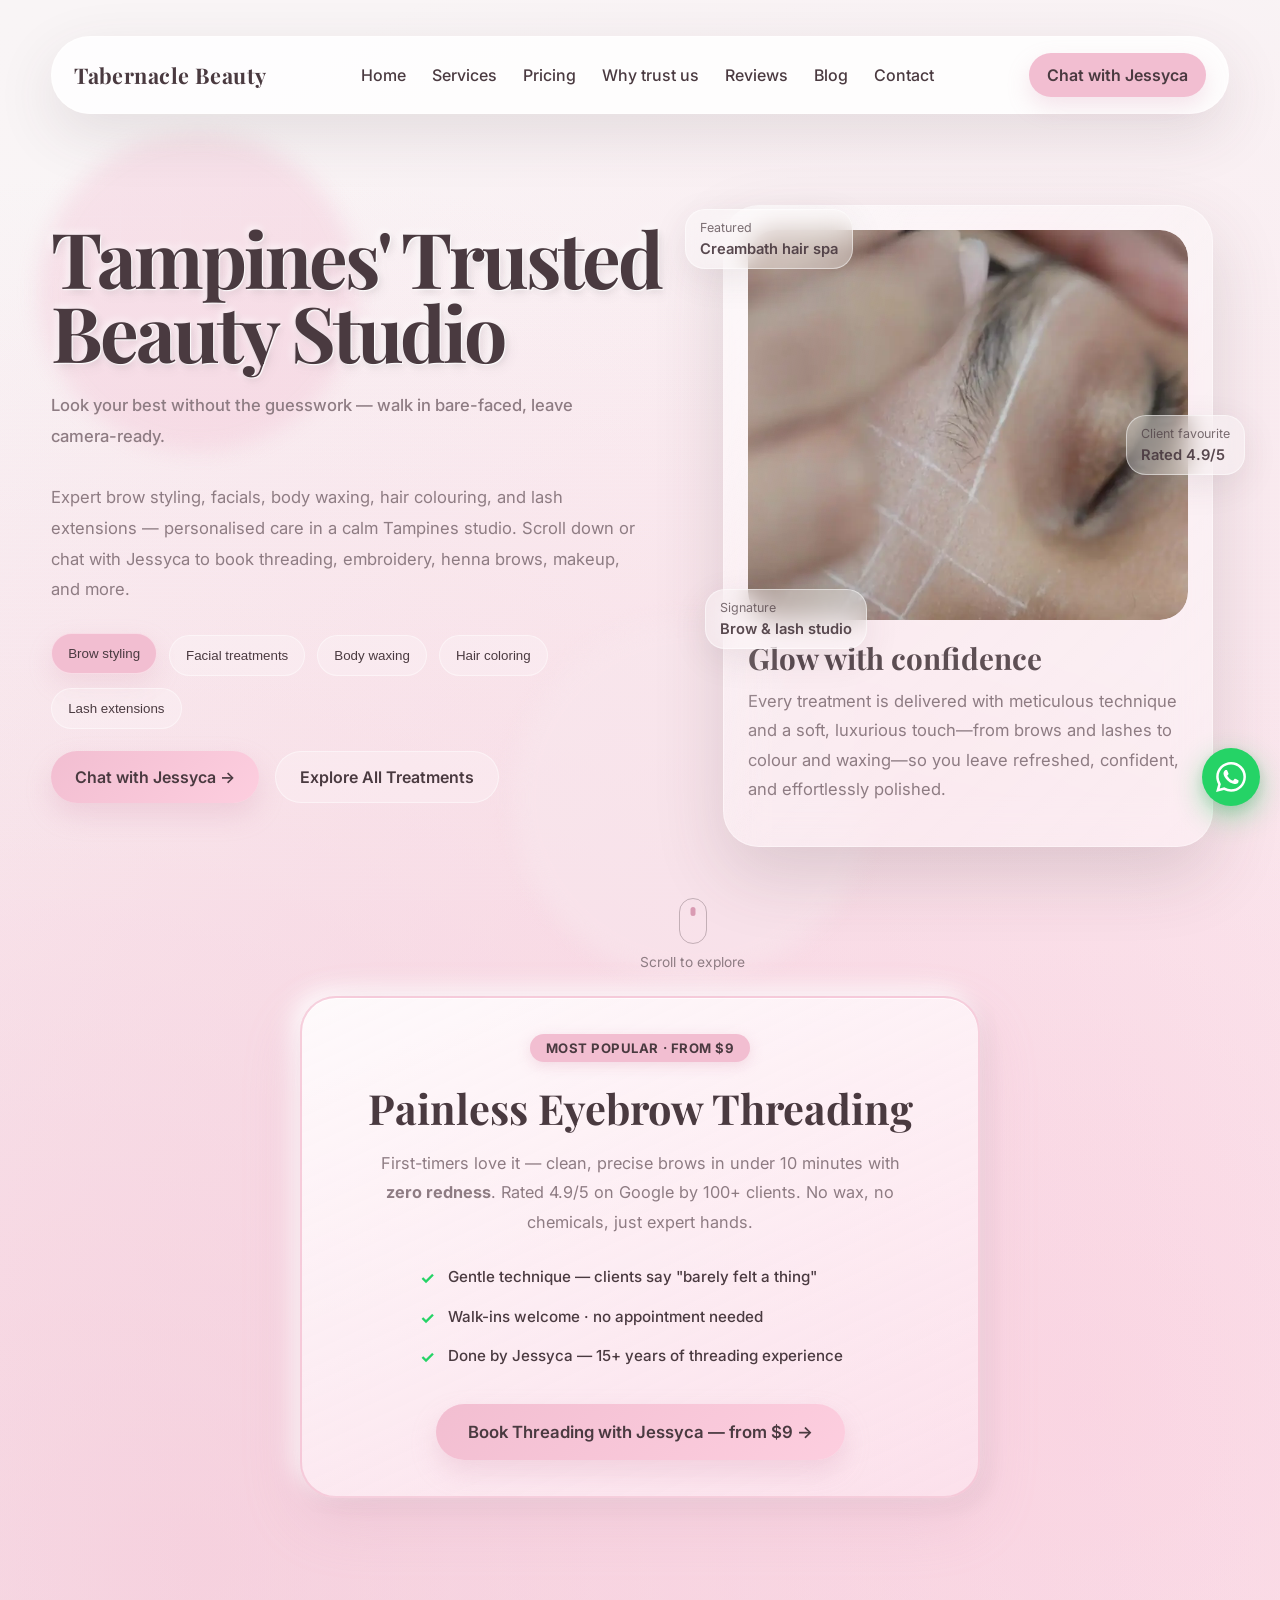
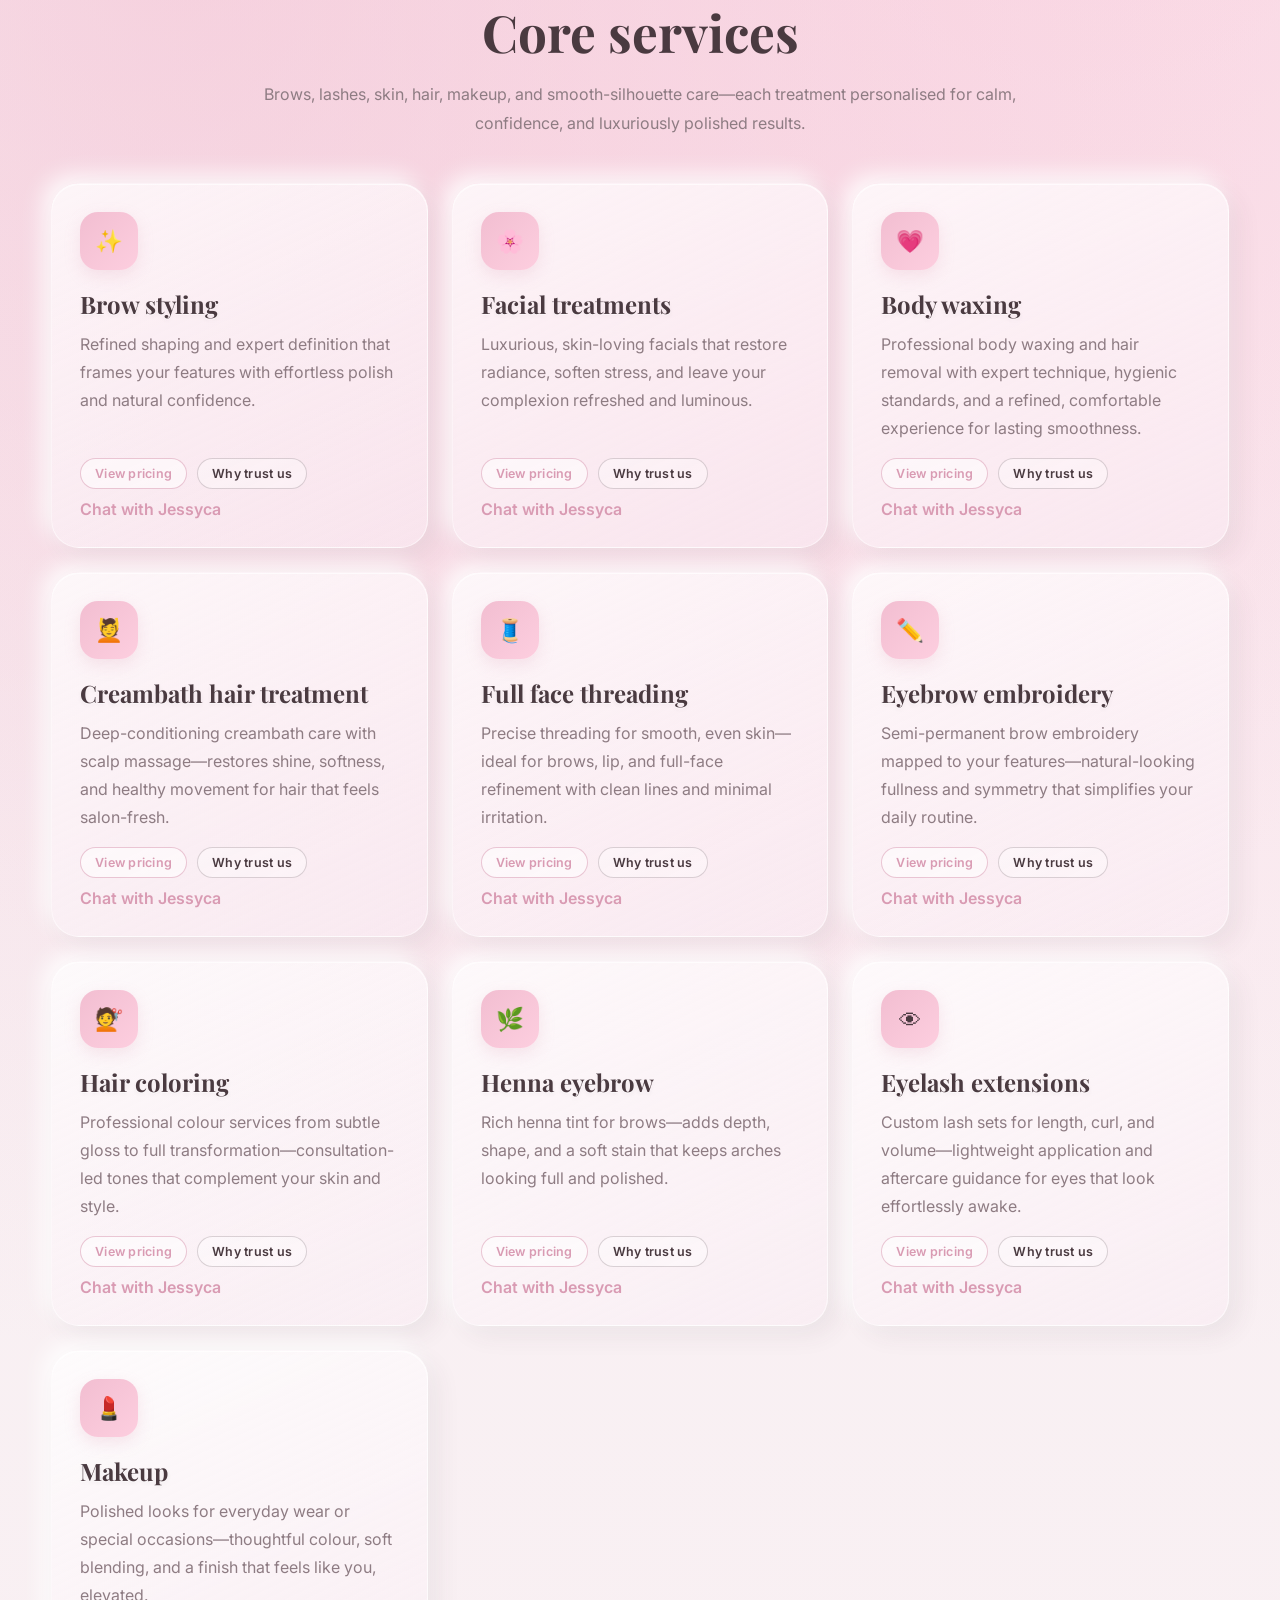
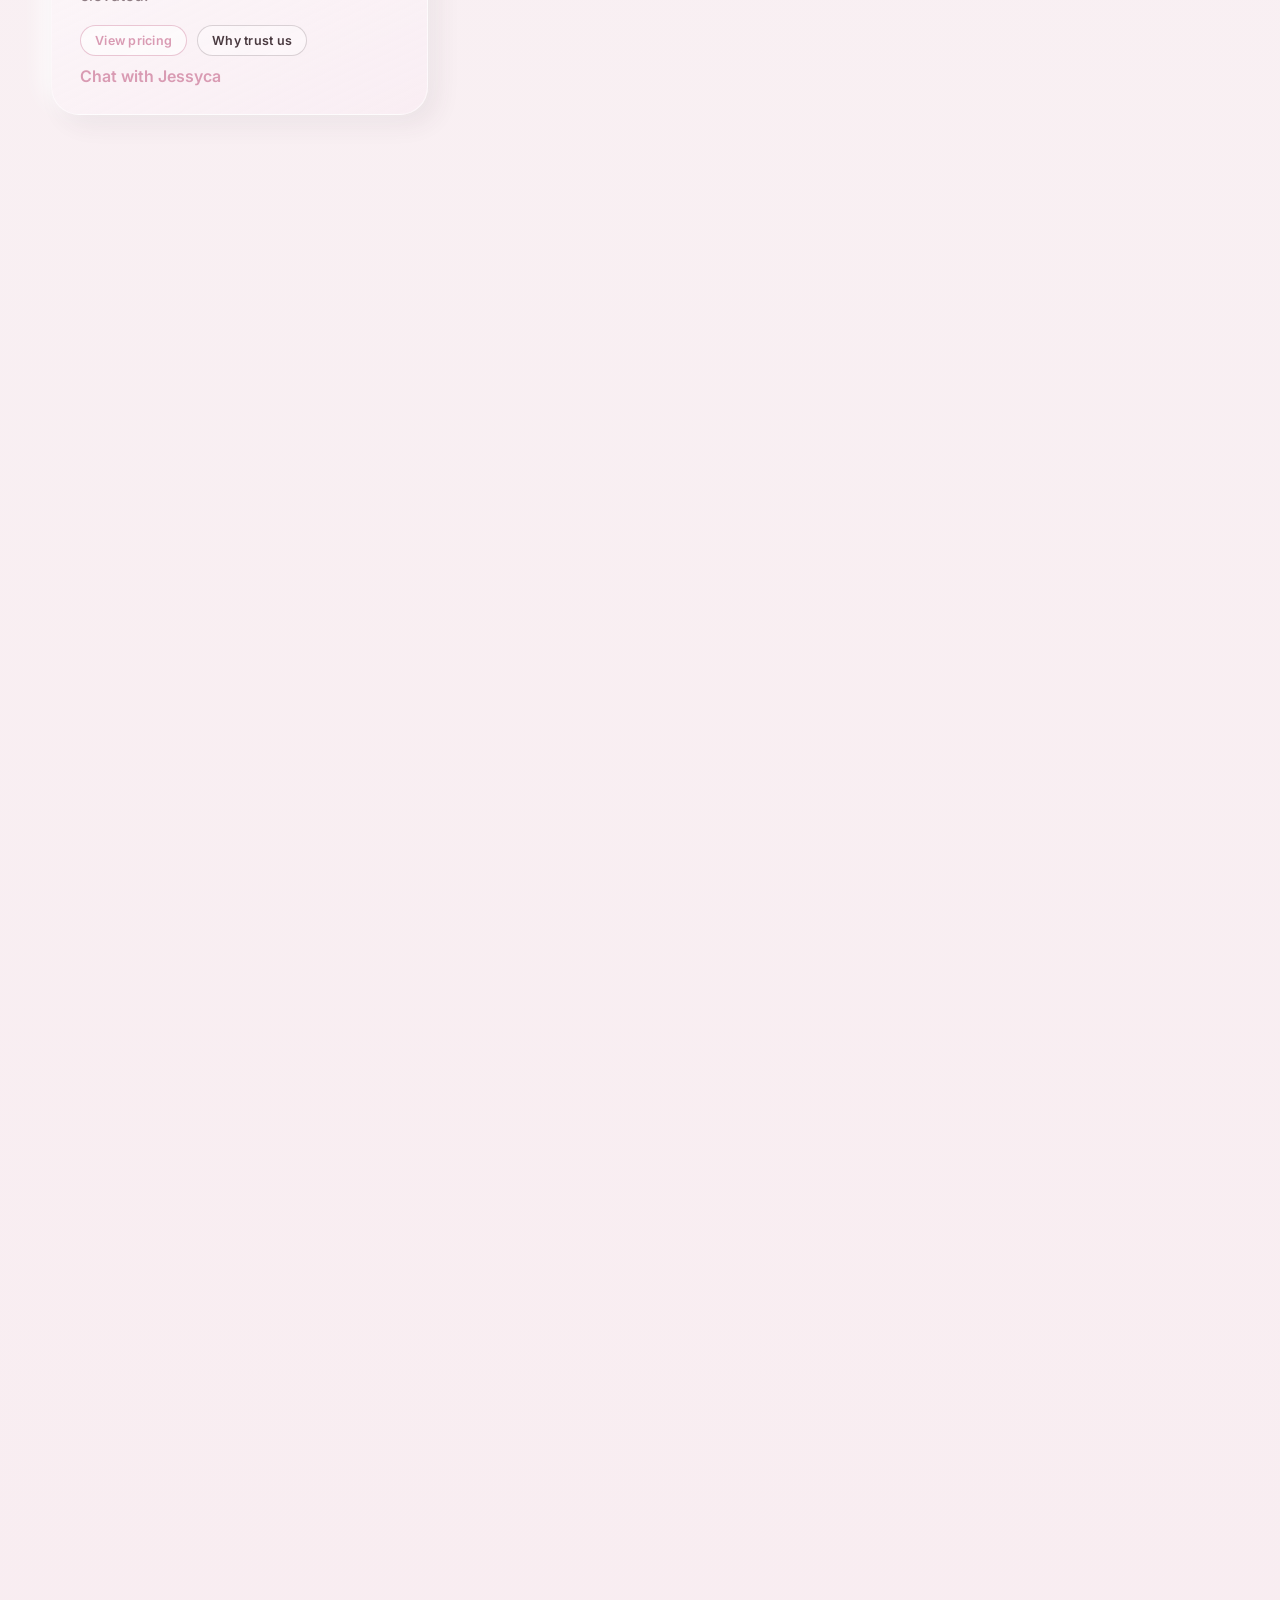
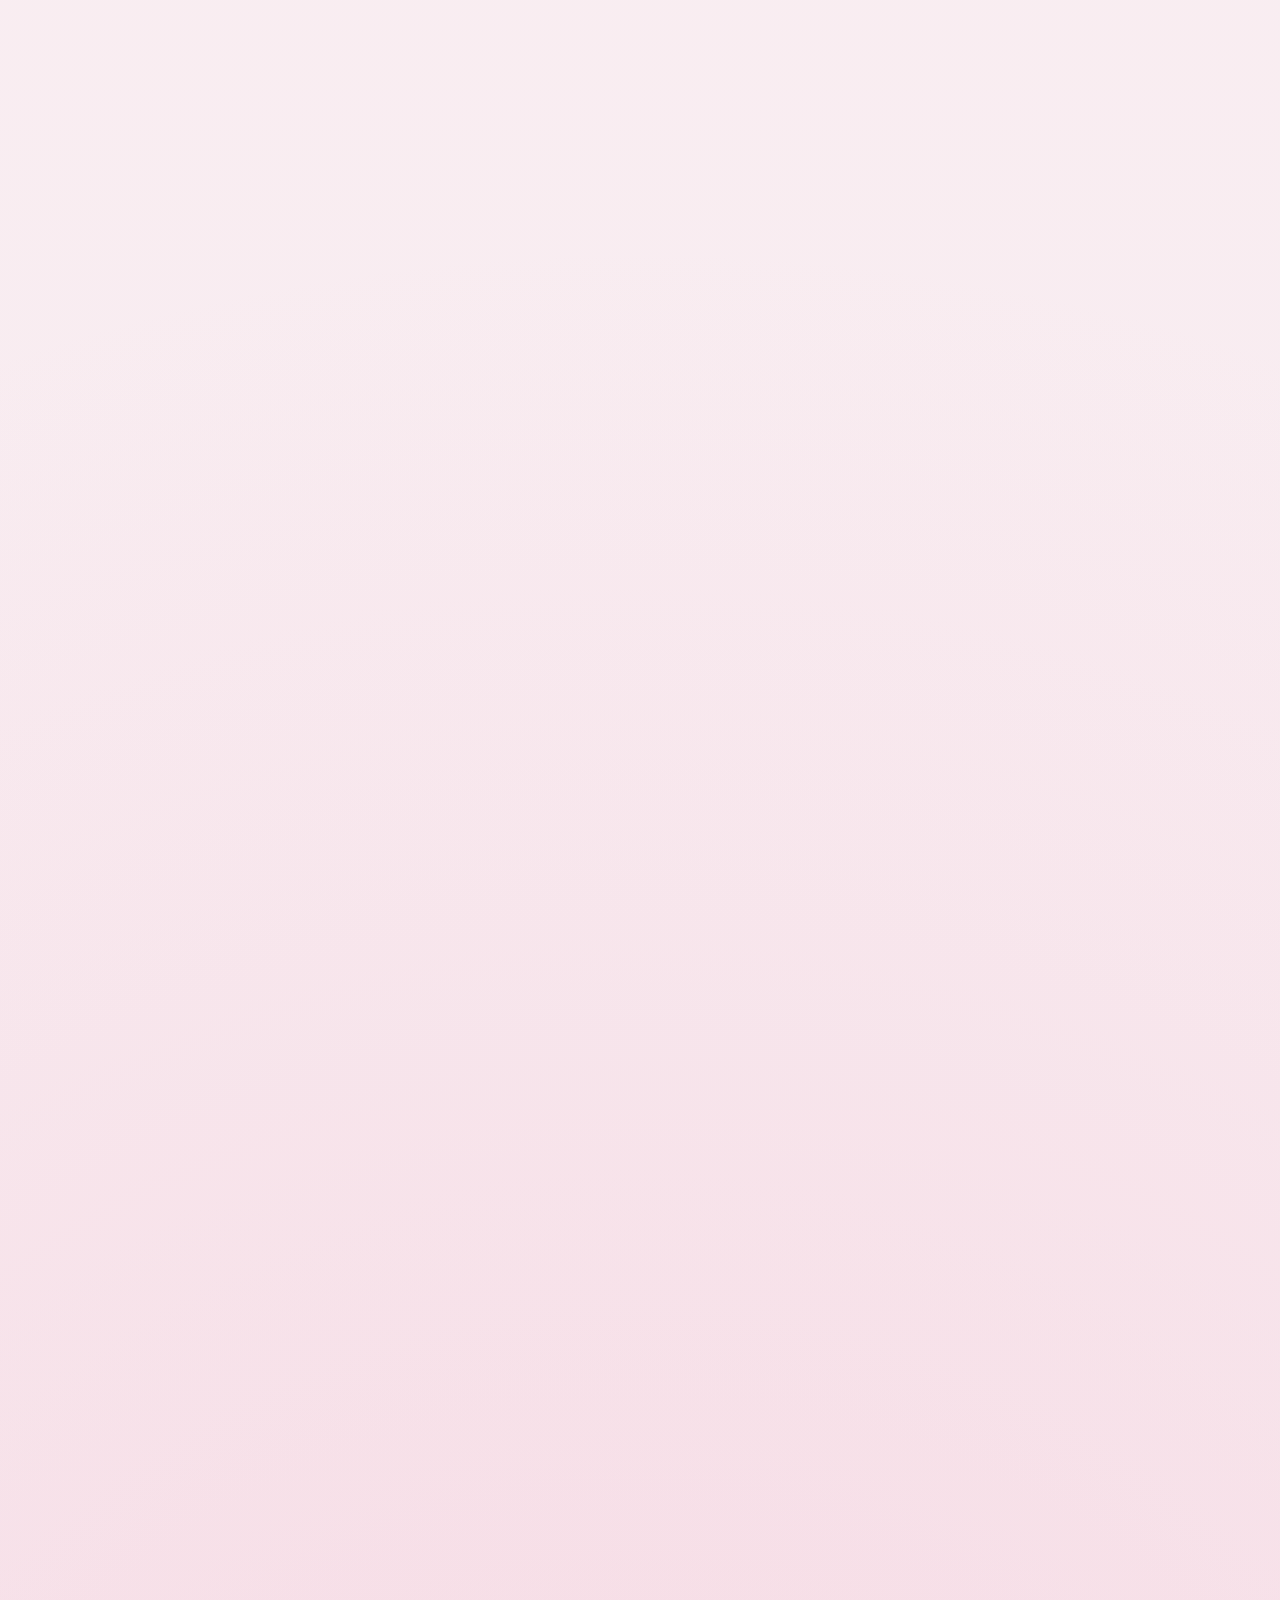
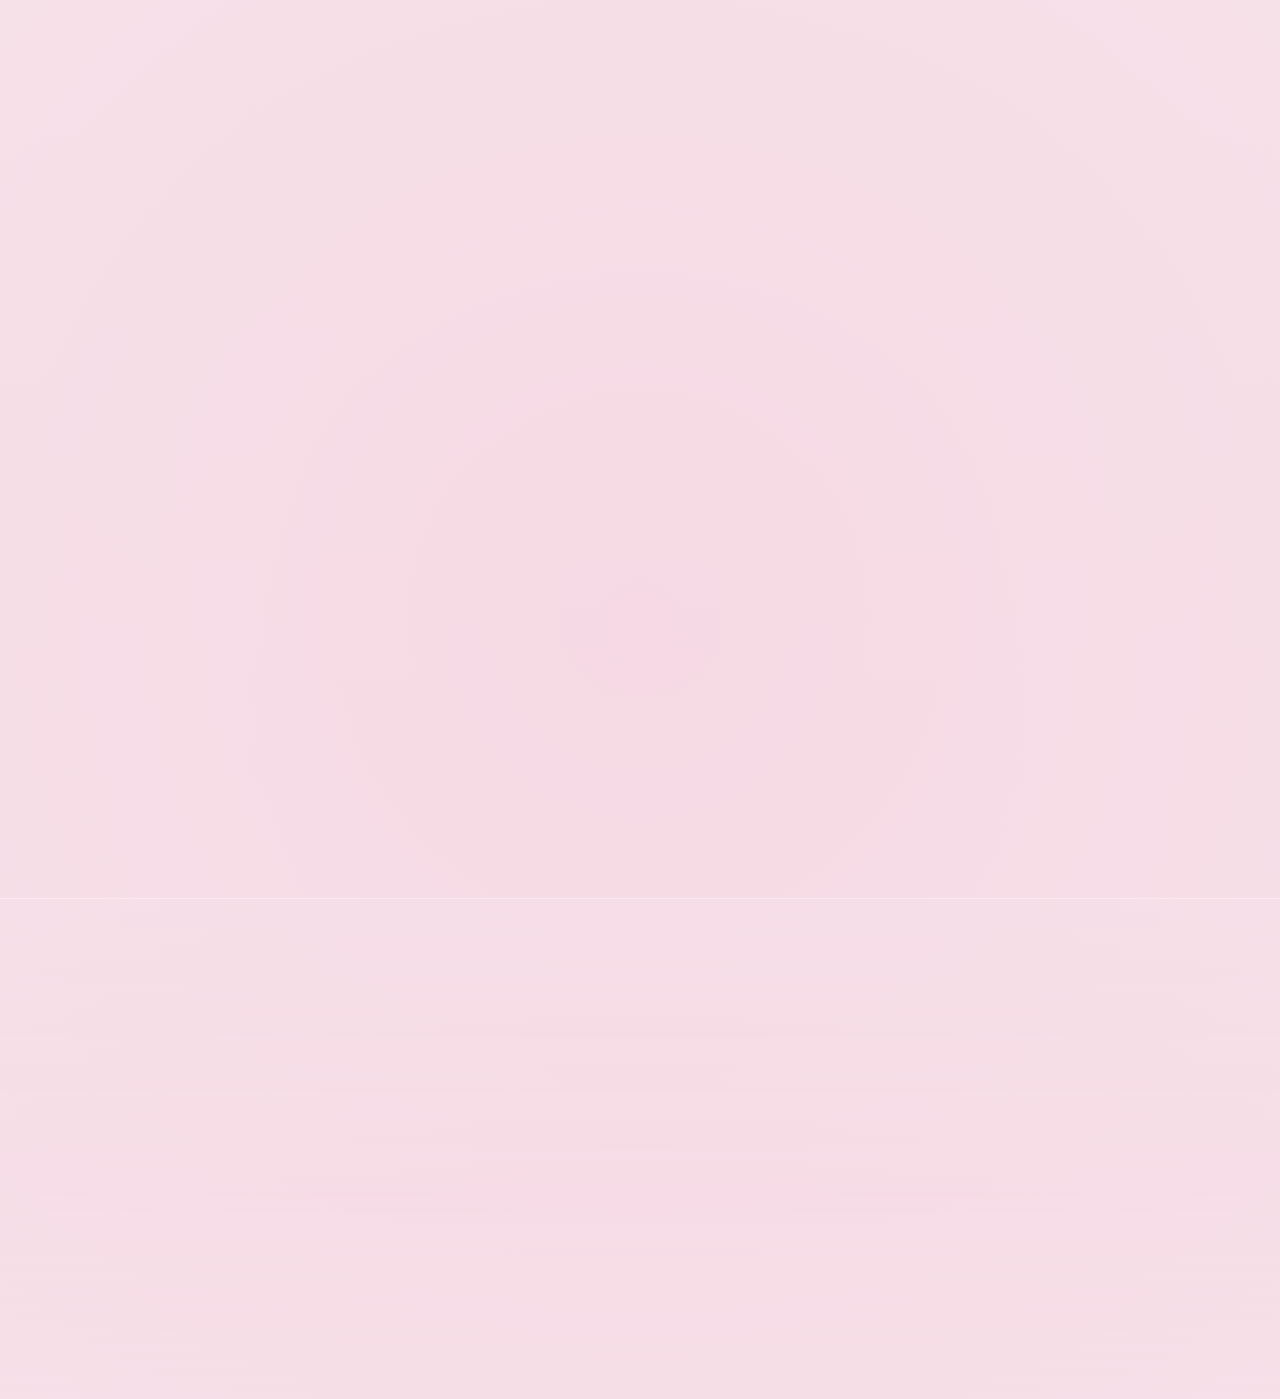
<file: index.html>
<!DOCTYPE html>
<html lang="en-SG">
<head>
  <meta charset="UTF-8" />
  <meta name="viewport" content="width=device-width, initial-scale=1.0, viewport-fit=cover" />
  <meta name="theme-color" content="#D99BB3" media="(prefers-color-scheme: light)" />
  <meta name="theme-color" content="#4A3A40" media="(prefers-color-scheme: dark)" />
  <meta name="color-scheme" content="light" />
  <meta name="application-name" content="Tabernacle Beauty" />
  <meta name="apple-mobile-web-app-capable" content="yes" />
  <meta name="apple-mobile-web-app-status-bar-style" content="default" />
  <meta name="apple-mobile-web-app-title" content="Tabernacle Beauty" />
  <meta name="mobile-web-app-capable" content="yes" />
  <link rel="apple-touch-icon" href="Assets/icons/apple-touch-icon.png">

  <meta name="format-detection" content="telephone=yes" />

  <title>Tabernacle Beauty | Brows, Hair, Lashes &amp; Waxing | Singapore</title>
  <meta name="description" content="Tabernacle Beauty — brows, lashes, facials, creambath hair treatment, threading, eyebrow embroidery, henna brows, hair coloring, and body waxing in Singapore. Calm studio. Book on WhatsApp." />
  <meta name="keywords" content="Tabernacle Beauty, Singapore beauty salon, brow styling, eyebrow embroidery, henna eyebrow, eyelash extensions, facial treatment, body waxing, creambath hair treatment, full face threading, hair coloring, lash extensions, WhatsApp booking" />
  <meta name="author" content="Tabernacle Beauty" />
  <meta name="robots" content="index, follow" />
  <link rel="canonical" href="https://www.tabernaclebeauty.com/" />
  <link rel="alternate" hreflang="en-SG" href="https://www.tabernaclebeauty.com/" />
  <link rel="alternate" hreflang="x-default" href="https://www.tabernaclebeauty.com/" />
  <link rel="alternate" type="text/plain" href="https://www.tabernaclebeauty.com/llms.txt" title="LLM-readable site summary" />

  <meta property="og:site_name" content="Tabernacle Beauty" />
  <meta property="og:type" content="website" />
  <meta property="og:locale" content="en_SG" />
  <meta property="og:title" content="Tabernacle Beauty | Brows, Hair, Lashes &amp; Waxing | Singapore" />
  <meta property="og:description" content="Brows, lashes, facials, creambath hair, threading, embroidery, henna, hair colour, and waxing in Singapore. Book on WhatsApp — refined beauty, softly perfected." />
  <meta property="og:url" content="https://www.tabernaclebeauty.com/" />
  <meta property="og:image" content="https://www.tabernaclebeauty.com/Assets/og-cover.jpg" />
  <meta property="og:image:width" content="1200" />
  <meta property="og:image:height" content="630" />
  <meta property="og:image:type" content="image/jpeg" />
  <meta property="og:image:alt" content="Tabernacle Beauty studio in Tampines, Singapore" />

  <meta name="twitter:card" content="summary_large_image" />
  <meta name="twitter:title" content="Tabernacle Beauty | Brows, Hair, Lashes &amp; Waxing | Singapore" />
  <meta name="twitter:description" content="Full-service beauty: brows, lashes, hair spa, threading, embroidery, facials &amp; waxing. Singapore. WhatsApp booking." />
  <meta name="twitter:image" content="https://www.tabernaclebeauty.com/Assets/og-cover.jpg" />
  <meta name="twitter:image:alt" content="Tabernacle Beauty studio in Tampines, Singapore" />

  <link rel="manifest" href="manifest.json" />
  <link rel="icon" type="image/png" href="Assets/icons/favicon-32.png" sizes="32x32" />
  <link rel="icon" type="image/png" href="Assets/icons/icon-192.png" sizes="192x192" />
  <link rel="apple-touch-icon" href="Assets/icons/apple-touch-icon.png" />

  <link rel="preconnect" href="https://fonts.googleapis.com">
  <link rel="preconnect" href="https://fonts.gstatic.com" crossorigin>
  <link rel="preload" as="style" href="https://fonts.googleapis.com/css2?family=Playfair+Display:wght@600;700&family=Inter:wght@400;500;600;700&display=swap">
  <link rel="stylesheet" href="https://fonts.googleapis.com/css2?family=Playfair+Display:wght@600;700&family=Inter:wght@400;500;600;700&display=swap" media="print" onload="this.media='all'">
  <noscript><link rel="stylesheet" href="https://fonts.googleapis.com/css2?family=Playfair+Display:wght@600;700&family=Inter:wght@400;500;600;700&display=swap"></noscript>
  <link rel="preload" href="styles.css" as="style">
  <link rel="preload" as="image" href="Assets/hero/brows-poster.webp" fetchpriority="high" />
  <link rel="stylesheet" href="styles.css" />



</head>
<body>
  <div class="container navbar">
    <div class="nav-inner">
      <a href="#home" class="brand">Tabernacle Beauty</a>

      <ul class="nav-links">
        <li><a href="#home">Home</a></li>
        <li><a href="#services">Services</a></li>
        <li><a href="pricing.html">Pricing</a></li>
        <li><a href="services-trust.html">Why trust us</a></li>
        <li><a href="#reviews">Reviews</a></li>
        <li><a href="blog.html">Blog</a></li>
        <li><a href="contact.html">Contact</a></li>
      </ul>

      <a
        href="https://wa.me/6584574640?text=Hi%20Jessyca%2C%20I%20saw%20your%20page%20and%20would%20like%20to%20book%20an%20appointment.%20Could%20you%20help%20me%20with%20available%20slots%3F"
        class="nav-cta"
        target="_blank"
        rel="noopener noreferrer"
        aria-label="Chat with Jessyca on WhatsApp to book"
        onclick="trackWhatsAppLead('nav_cta')"
      >Chat with Jessyca</a>

      <button
        type="button"
        class="nav-burger"
        id="navBurger"
        aria-label="Open menu"
        aria-expanded="false"
        aria-controls="navMobileDrawer"
      >
        <span class="nav-burger__line" aria-hidden="true"></span>
        <span class="nav-burger__line" aria-hidden="true"></span>
        <span class="nav-burger__line" aria-hidden="true"></span>
      </button>
    </div>
  </div>

  <div
    class="nav-mobile-drawer"
    id="navMobileDrawer"
    role="dialog"
    aria-modal="true"
    aria-label="Site menu"
    aria-hidden="true"
  >
    <div class="nav-mobile-drawer__backdrop"></div>
    <div class="nav-mobile-drawer__panel">
      <header class="nav-mobile-drawer__header">
        <span class="nav-mobile-drawer__brand">Tabernacle Beauty</span>
        <button type="button" class="nav-mobile-drawer__close" id="navDrawerClose" aria-label="Close menu">
          <span aria-hidden="true"></span>
          <span aria-hidden="true"></span>
        </button>
      </header>

      <div class="nav-mobile-drawer__body">
        <p class="nav-mobile-drawer__label">Menu</p>
        <nav class="nav-mobile-drawer__links" aria-label="Primary">
          <a href="#home" class="nav-mobile-drawer__link">Home</a>
          <a href="#services" class="nav-mobile-drawer__link">Services</a>
          <a href="pricing.html" class="nav-mobile-drawer__link">Pricing</a>
          <a href="services-trust.html" class="nav-mobile-drawer__link">Why trust us</a>
          <a href="#reviews" class="nav-mobile-drawer__link">Reviews</a>
          <a href="blog.html" class="nav-mobile-drawer__link">Blog</a>
          <a href="contact.html" class="nav-mobile-drawer__link">Contact</a>
        </nav>

        <p class="nav-mobile-drawer__label">Core services</p>
        <nav class="nav-mobile-drawer__links nav-mobile-drawer__links--services" aria-label="Treatments">
          <a href="#service-brows" class="nav-mobile-drawer__link nav-mobile-drawer__link--accent">Brow styling</a>
          <a href="#service-facials" class="nav-mobile-drawer__link nav-mobile-drawer__link--accent">Facial treatments</a>
          <a href="#service-waxing" class="nav-mobile-drawer__link nav-mobile-drawer__link--accent">Body waxing</a>
          <a href="#service-creambath" class="nav-mobile-drawer__link nav-mobile-drawer__link--accent">Creambath hair</a>
          <a href="#service-threading" class="nav-mobile-drawer__link nav-mobile-drawer__link--accent">Full face threading</a>
          <a href="#service-embroidery" class="nav-mobile-drawer__link nav-mobile-drawer__link--accent">Eyebrow embroidery</a>
          <a href="#service-hair-color" class="nav-mobile-drawer__link nav-mobile-drawer__link--accent">Hair coloring</a>
          <a href="#service-henna" class="nav-mobile-drawer__link nav-mobile-drawer__link--accent">Henna eyebrow</a>
          <a href="#service-lashes" class="nav-mobile-drawer__link nav-mobile-drawer__link--accent">Eyelash extensions</a>
          <a href="#service-makeup" class="nav-mobile-drawer__link nav-mobile-drawer__link--accent">Makeup</a>
        </nav>

        <p class="nav-mobile-drawer__label">Other services</p>
        <nav class="nav-mobile-drawer__links nav-mobile-drawer__links--services" aria-label="Additional treatments">
          <a href="#service-ear-candling" class="nav-mobile-drawer__link nav-mobile-drawer__link--accent">Ear candling</a>
          <a href="#service-classic-pedicure" class="nav-mobile-drawer__link nav-mobile-drawer__link--accent">Classic pedicure</a>
          <a href="#service-basic-manicure" class="nav-mobile-drawer__link nav-mobile-drawer__link--accent">Basic manicure</a>
          <a href="#service-henna-art" class="nav-mobile-drawer__link nav-mobile-drawer__link--accent">Henna art work</a>
        </nav>

        <a
          href="https://wa.me/6584574640?text=Hi%20Jessyca%2C%20I%20saw%20your%20page%20and%20would%20like%20to%20book%20an%20appointment.%20Could%20you%20help%20me%20with%20available%20slots%3F"
          class="nav-mobile-drawer__cta"
          target="_blank"
          rel="noopener noreferrer"
          onclick="trackWhatsAppLead('drawer_cta')"
        >Chat with Jessyca on WhatsApp</a>
      </div>
    </div>
  </div>

  <section class="hero" id="home">
    <div class="hero-bg">
      <div class="blob one"></div>
      <div class="blob two"></div>
      <div class="blob three"></div>
      <div class="grid-glow"></div>
    </div>

    <div class="container hero-grid">
      <div class="hero-copy">
        <h1>Tampines' Trusted Beauty Studio</h1>
        <p class="hero-sub-headline">Look your best without the guesswork — walk in bare-faced, leave camera-ready.</p>

        <p id="heroText">
          Expert brow styling, facials, body waxing, hair colouring, and lash extensions — personalised care in a calm Tampines studio. Scroll down or chat with Jessyca to book threading, embroidery, henna brows, makeup, and more.
        </p>

        <div class="service-switcher">
          <button class="service-pill active"
            data-title="Glow with confidence"
            data-hero-text="Expert brow styling, facials, body waxing, hair colouring, and lash extensions — personalised care in a calm Tampines studio. Scroll down or chat with Jessyca to book threading, embroidery, henna brows, makeup, and more."
            data-card-text="Every treatment is delivered with meticulous technique and a soft, luxurious touch—from brows and lashes to colour and waxing—so you leave refreshed, confident, and effortlessly polished."
            data-video="Assets/hero/brows.mp4">
            Brow styling
          </button>

          <button class="service-pill"
            data-title="Radiant, refreshed skin"
            data-hero-text="Rejuvenating, personalised facials restore luminosity, soften tension, and leave your skin hydrated and visibly radiant in our calm, elegant studio."
            data-card-text="Each facial is tailored to you—expert technique, luxurious textures, and a refined touch for lasting glow and quiet confidence."
            data-video="Assets/hero/facial.mp4">
            Facial treatments
          </button>

          <button class="service-pill"
            data-title="Silky, confident skin"
            data-hero-text="Expert body waxing and hair removal—hygienic, precise, and performed with a gentle touch so you feel polished, comfortable, and beautifully confident."
            data-card-text="Our waxing services are tailored to you: meticulous technique, premium care, and a serene studio experience for lasting smoothness and quiet confidence."
            data-video="Assets/hero/waxing.mp4">
            Body waxing
          </button>

          <button class="service-pill"
            data-title="Colour that complements you"
            data-hero-text="Professional hair colouring—from soft glossing to rich transformation—with careful consultation so your tone feels radiant and true to you."
            data-card-text="Healthy-looking colour and shine: we prioritise hair condition, even results, and a polished finish you will love between salon visits."
            data-video="Assets/hero/HairColor.mp4">
            Hair coloring
          </button>

          <button class="service-pill"
            data-title="Lashes that lift your look"
            data-hero-text="Eyelash extensions add length, curl, and volume—applied strand by strand for a fluttery, eye-opening effect that suits your eye shape."
            data-card-text="Lightweight, comfortable sets with expert isolation and aftercare guidance—wake up with polished eyes and less daily makeup."
            data-video="Assets/hero/Lashes.mp4">
            Lash extensions
          </button>
        </div>

        <div class="hero-actions">
          <a
            href="https://wa.me/6584574640?text=Hi%20Jessyca%2C%20I%20saw%20your%20page%20and%20would%20like%20to%20book%20an%20appointment.%20Could%20you%20help%20me%20with%20available%20slots%3F"
            class="btn-primary"
            target="_blank"
            rel="noopener noreferrer"
            onclick="trackWhatsAppLead('hero_cta')"
          >Chat with Jessyca →</a>
          <a href="#services" class="btn-secondary">Explore All Treatments</a>
        </div>
      </div>

      <div class="hero-visual">
        <div class="hero-stack" id="heroStack">
          <div class="floating-card fc-one">
            <small>Featured</small>
            <strong>Creambath hair spa</strong>
          </div>

          <div class="floating-card fc-two">
            <small>Client favourite</small>
            <strong>Rated 4.9/5</strong>
          </div>

          <div class="floating-card fc-three">
            <small>Signature</small>
            <strong>Brow &amp; lash studio</strong>
          </div>

          <div class="main-card">
            <div class="card-image card-image--video" id="heroMedia">
              <video
                id="heroVideo"
                class="hero-video"
                poster="Assets/hero/brows-poster.webp"
                muted
                loop
                playsinline
                preload="none"
                width="858"
                height="1072"
                aria-label="Hero treatment video"
              ></video>
            </div>

            <div class="card-content">
              <h3 id="heroCardTitle">Glow with confidence</h3>
              <p id="heroCardText">
                Every treatment is delivered with meticulous technique and a soft, luxurious touch—from brows and lashes to colour and waxing—so you leave refreshed, confident, and effortlessly polished.
              </p>
            </div>
          </div>
        </div>
      </div>
    </div>

    <div class="scroll-cue">
      <div class="scroll-mouse"></div>
      <span>Scroll to explore</span>
    </div>
  </section>

  <section class="tripwire" id="tripwire" aria-labelledby="tripwire-heading">
    <div class="container">
      <div class="tripwire__card">
        <div class="tripwire__badge">Most Popular · From $9</div>
        <h2 id="tripwire-heading">Painless Eyebrow Threading</h2>
        <p class="tripwire__body">
          First-timers love it — clean, precise brows in under 10 minutes with <strong>zero redness</strong>. Rated 4.9/5 on Google by 100+ clients. No wax, no chemicals, just expert hands.
        </p>
        <ul class="tripwire__perks">
          <li>Gentle technique — clients say "barely felt a thing"</li>
          <li>Walk-ins welcome · no appointment needed</li>
          <li>Done by Jessyca — 15+ years of threading experience</li>
        </ul>
        <a
          href="https://wa.me/6584574640?text=Hi%20Jessyca%2C%20I%E2%80%99d%20like%20to%20try%20eyebrow%20threading.%20Do%20you%20have%20availability%20today%3F"
          class="btn-primary tripwire__cta"
          target="_blank"
          rel="noopener noreferrer"
          onclick="trackWhatsAppLead('tripwire_threading')"
        >Book Threading with Jessyca — from $9 →</a>
      </div>
    </div>
  </section>

  <section class="services" id="services">
    <div class="container">
      <div class="section-header">
        <h2>Core services</h2>
        <p>
          Brows, lashes, skin, hair, makeup, and smooth-silhouette care—each treatment personalised for calm, confidence, and luxuriously polished results.
        </p>
      </div>

      <div class="service-grid">
        <article class="service-card" id="service-brows">
          <div class="service-icon">✨</div>
          <h3>Brow styling</h3>
          <p>
            Refined shaping and expert definition that frames your features with effortless polish and natural confidence.
          </p>
          <div class="service-card__actions">
            <a href="pricing.html#threading" class="service-card__pricing-pill">View pricing</a>
            <a href="services-trust.html#trust-brows" class="service-card__trust-pill">Why trust us</a>
            <a href="https://wa.me/6584574640?text=Hi%20Jessyca%2C%20I%E2%80%99d%20like%20to%20book%20an%20appointment.%20Could%20you%20let%20me%20know%20the%20available%20slots%3F" class="service-card__book" target="_blank" rel="noopener noreferrer" onclick="trackWhatsAppLead('service_card')">Chat with Jessyca</a>
          </div>
        </article>

        <article class="service-card" id="service-facials">
          <div class="service-icon">🌸</div>
          <h3>Facial treatments</h3>
          <p>
            Luxurious, skin-loving facials that restore radiance, soften stress, and leave your complexion refreshed and luminous.
          </p>
          <div class="service-card__actions">
            <a href="pricing.html#facials" class="service-card__pricing-pill">View pricing</a>
            <a href="services-trust.html#trust-facials" class="service-card__trust-pill">Why trust us</a>
            <a href="https://wa.me/6584574640?text=Hi%20Jessyca%2C%20I%E2%80%99d%20like%20to%20book%20an%20appointment.%20Could%20you%20let%20me%20know%20the%20available%20slots%3F" class="service-card__book" target="_blank" rel="noopener noreferrer" onclick="trackWhatsAppLead('service_card')">Chat with Jessyca</a>
          </div>
        </article>

        <article class="service-card" id="service-waxing">
          <div class="service-icon">💗</div>
          <h3>Body waxing</h3>
          <p>
            Professional body waxing and hair removal with expert technique, hygienic standards, and a refined, comfortable experience for lasting smoothness.
          </p>
          <div class="service-card__actions">
            <a href="pricing.html#waxing" class="service-card__pricing-pill">View pricing</a>
            <a href="services-trust.html#trust-waxing" class="service-card__trust-pill">Why trust us</a>
            <a href="https://wa.me/6584574640?text=Hi%20Jessyca%2C%20I%E2%80%99d%20like%20to%20book%20an%20appointment.%20Could%20you%20let%20me%20know%20the%20available%20slots%3F" class="service-card__book" target="_blank" rel="noopener noreferrer" onclick="trackWhatsAppLead('service_card')">Chat with Jessyca</a>
          </div>
        </article>

        <article class="service-card" id="service-creambath">
          <div class="service-icon">💆</div>
          <h3>Creambath hair treatment</h3>
          <p>
            Deep-conditioning creambath care with scalp massage—restores shine, softness, and healthy movement for hair that feels salon-fresh.
          </p>
          <div class="service-card__actions">
            <a href="pricing.html#hair" class="service-card__pricing-pill">View pricing</a>
            <a href="services-trust.html#trust-creambath" class="service-card__trust-pill">Why trust us</a>
            <a href="https://wa.me/6584574640?text=Hi%20Jessyca%2C%20I%E2%80%99d%20like%20to%20book%20an%20appointment.%20Could%20you%20let%20me%20know%20the%20available%20slots%3F" class="service-card__book" target="_blank" rel="noopener noreferrer" onclick="trackWhatsAppLead('service_card')">Chat with Jessyca</a>
          </div>
        </article>

        <article class="service-card" id="service-threading">
          <div class="service-icon">🧵</div>
          <h3>Full face threading</h3>
          <p>
            Precise threading for smooth, even skin—ideal for brows, lip, and full-face refinement with clean lines and minimal irritation.
          </p>
          <div class="service-card__actions">
            <a href="pricing.html#threading" class="service-card__pricing-pill">View pricing</a>
            <a href="services-trust.html#trust-threading" class="service-card__trust-pill">Why trust us</a>
            <a href="https://wa.me/6584574640?text=Hi%20Jessyca%2C%20I%E2%80%99d%20like%20to%20book%20an%20appointment.%20Could%20you%20let%20me%20know%20the%20available%20slots%3F" class="service-card__book" target="_blank" rel="noopener noreferrer" onclick="trackWhatsAppLead('service_card')">Chat with Jessyca</a>
          </div>
        </article>

        <article class="service-card" id="service-embroidery">
          <div class="service-icon">✏️</div>
          <h3>Eyebrow embroidery</h3>
          <p>
            Semi-permanent brow embroidery mapped to your features—natural-looking fullness and symmetry that simplifies your daily routine.
          </p>
          <div class="service-card__actions">
            <a href="pricing.html" class="service-card__pricing-pill">View pricing</a>
            <a href="services-trust.html#trust-embroidery" class="service-card__trust-pill">Why trust us</a>
            <a href="https://wa.me/6584574640?text=Hi%20Jessyca%2C%20I%E2%80%99d%20like%20to%20book%20an%20appointment.%20Could%20you%20let%20me%20know%20the%20available%20slots%3F" class="service-card__book" target="_blank" rel="noopener noreferrer" onclick="trackWhatsAppLead('service_card')">Chat with Jessyca</a>
          </div>
        </article>

        <article class="service-card" id="service-hair-color">
          <div class="service-icon">💇</div>
          <h3>Hair coloring</h3>
          <p>
            Professional colour services from subtle gloss to full transformation—consultation-led tones that complement your skin and style.
          </p>
          <div class="service-card__actions">
            <a href="pricing.html#hair" class="service-card__pricing-pill">View pricing</a>
            <a href="services-trust.html#trust-hair-color" class="service-card__trust-pill">Why trust us</a>
            <a href="https://wa.me/6584574640?text=Hi%20Jessyca%2C%20I%E2%80%99d%20like%20to%20book%20an%20appointment.%20Could%20you%20let%20me%20know%20the%20available%20slots%3F" class="service-card__book" target="_blank" rel="noopener noreferrer" onclick="trackWhatsAppLead('service_card')">Chat with Jessyca</a>
          </div>
        </article>

        <article class="service-card" id="service-henna">
          <div class="service-icon">🌿</div>
          <h3>Henna eyebrow</h3>
          <p>
            Rich henna tint for brows—adds depth, shape, and a soft stain that keeps arches looking full and polished.
          </p>
          <div class="service-card__actions">
            <a href="pricing.html#threading" class="service-card__pricing-pill">View pricing</a>
            <a href="services-trust.html#trust-henna" class="service-card__trust-pill">Why trust us</a>
            <a href="https://wa.me/6584574640?text=Hi%20Jessyca%2C%20I%E2%80%99d%20like%20to%20book%20an%20appointment.%20Could%20you%20let%20me%20know%20the%20available%20slots%3F" class="service-card__book" target="_blank" rel="noopener noreferrer" onclick="trackWhatsAppLead('service_card')">Chat with Jessyca</a>
          </div>
        </article>

        <article class="service-card" id="service-lashes">
          <div class="service-icon">👁</div>
          <h3>Eyelash extensions</h3>
          <p>
            Custom lash sets for length, curl, and volume—lightweight application and aftercare guidance for eyes that look effortlessly awake.
          </p>
          <div class="service-card__actions">
            <a href="pricing.html" class="service-card__pricing-pill">View pricing</a>
            <a href="services-trust.html#trust-lashes" class="service-card__trust-pill">Why trust us</a>
            <a href="https://wa.me/6584574640?text=Hi%20Jessyca%2C%20I%E2%80%99d%20like%20to%20book%20an%20appointment.%20Could%20you%20let%20me%20know%20the%20available%20slots%3F" class="service-card__book" target="_blank" rel="noopener noreferrer" onclick="trackWhatsAppLead('service_card')">Chat with Jessyca</a>
          </div>
        </article>

        <article class="service-card" id="service-makeup">
          <div class="service-icon">💄</div>
          <h3>Makeup</h3>
          <p>
            Polished looks for everyday wear or special occasions—thoughtful colour, soft blending, and a finish that feels like you, elevated.
          </p>
          <div class="service-card__actions">
            <a href="pricing.html#makeup" class="service-card__pricing-pill">View pricing</a>
            <a href="services-trust.html#trust-makeup" class="service-card__trust-pill">Why trust us</a>
            <a href="https://wa.me/6584574640?text=Hi%20Jessyca%2C%20I%E2%80%99d%20like%20to%20book%20an%20appointment.%20Could%20you%20let%20me%20know%20the%20available%20slots%3F" class="service-card__book" target="_blank" rel="noopener noreferrer" onclick="trackWhatsAppLead('service_card')">Chat with Jessyca</a>
          </div>
        </article>
      </div>
    </div>
  </section>

  <section class="services services--other" id="other-services" aria-labelledby="other-services-heading">
    <div class="container">
      <div class="section-header">
        <h2 id="other-services-heading">Other services</h2>
        <p>
          Extra treatments to round out your visit—wellness, nails, and artful detail in the same calm studio.
        </p>
      </div>

      <div class="service-grid">
        <article class="service-card" id="service-ear-candling">
          <div class="service-icon">🕯</div>
          <h3>Ear candling</h3>
          <p>
            A relaxing, traditional ear-candling experience—unwind while we take care of you in a gentle, hygienic setting.
          </p>
          <div class="service-card__actions">
            <a href="pricing.html#other-treatments" class="service-card__pricing-pill">View pricing</a>
            <a href="services-trust.html#trust-ear-candling" class="service-card__trust-pill">Why trust us</a>
            <a href="https://wa.me/6584574640?text=Hi%20Jessyca%2C%20I%E2%80%99d%20like%20to%20book%20an%20appointment.%20Could%20you%20let%20me%20know%20the%20available%20slots%3F" class="service-card__book" target="_blank" rel="noopener noreferrer" onclick="trackWhatsAppLead('service_card')">Chat with Jessyca</a>
          </div>
        </article>

        <article class="service-card" id="service-classic-pedicure">
          <div class="service-icon">🧴</div>
          <h3>Classic pedicure</h3>
          <p>
            Neat shaping, cuticle care, and a polished finish—classic pedicure care for feet that look and feel refreshed.
          </p>
          <div class="service-card__actions">
            <a href="pricing.html#other-treatments" class="service-card__pricing-pill">View pricing</a>
            <a href="services-trust.html#trust-classic-pedicure" class="service-card__trust-pill">Why trust us</a>
            <a href="https://wa.me/6584574640?text=Hi%20Jessyca%2C%20I%E2%80%99d%20like%20to%20book%20an%20appointment.%20Could%20you%20let%20me%20know%20the%20available%20slots%3F" class="service-card__book" target="_blank" rel="noopener noreferrer" onclick="trackWhatsAppLead('service_card')">Chat with Jessyca</a>
          </div>
        </article>

        <article class="service-card" id="service-basic-manicure">
          <div class="service-icon">💅</div>
          <h3>Basic manicure</h3>
          <p>
            Essential nail shaping, tidy cuticles, and a clean, refined look—perfect upkeep between fuller nail treatments.
          </p>
          <div class="service-card__actions">
            <a href="pricing.html#other-treatments" class="service-card__pricing-pill">View pricing</a>
            <a href="services-trust.html#trust-basic-manicure" class="service-card__trust-pill">Why trust us</a>
            <a href="https://wa.me/6584574640?text=Hi%20Jessyca%2C%20I%E2%80%99d%20like%20to%20book%20an%20appointment.%20Could%20you%20let%20me%20know%20the%20available%20slots%3F" class="service-card__book" target="_blank" rel="noopener noreferrer" onclick="trackWhatsAppLead('service_card')">Chat with Jessyca</a>
          </div>
        </article>

        <article class="service-card" id="service-henna-art">
          <div class="service-icon">🎨</div>
          <h3>Henna art work</h3>
          <p>
            Decorative henna designs for hands and more—custom patterns with rich stain and careful, steady application.
          </p>
          <div class="service-card__actions">
            <a href="pricing.html#other-treatments" class="service-card__pricing-pill">View pricing</a>
            <a href="services-trust.html#trust-henna-art" class="service-card__trust-pill">Why trust us</a>
            <a href="https://wa.me/6584574640?text=Hi%20Jessyca%2C%20I%E2%80%99d%20like%20to%20book%20an%20appointment.%20Could%20you%20let%20me%20know%20the%20available%20slots%3F" class="service-card__book" target="_blank" rel="noopener noreferrer" onclick="trackWhatsAppLead('service_card')">Chat with Jessyca</a>
          </div>
        </article>
      </div>
    </div>
  </section>

  <section class="reviews-section" id="reviews" aria-labelledby="reviews-heading">
    <div class="container">
      <div class="section-header">
        <h2 id="reviews-heading">Google reviews</h2>
        <p>Recent feedback from clients on Google — thank you for trusting Tabernacle Beauty.</p>
      </div>

      <div class="reviews-carousel" aria-describedby="reviews-carousel-hint">
        <p id="reviews-carousel-hint" class="reviews-carousel__hint">
          Scroll sideways to see more reviews — or swipe on your phone.
        </p>
        <div
          class="reviews-carousel__viewport"
          tabindex="0"
          role="region"
          aria-label="Google reviews. Scroll horizontally for more."
        >
          <div class="reviews-carousel__track" role="list">
        <article class="review-card" role="listitem">
          <div class="review-card__top">
            <div class="review-avatar" aria-hidden="true">CT</div>
            <div class="review-card__identity">
              <h3 class="review-card__name">Cynthia Tan</h3>
              <p class="review-card__meta">8 reviews · 8 photos</p>
            </div>
          </div>
          <p class="review-card__rating">
            <span class="review-stars" aria-label="5 out of 5 stars">★★★★★</span>
            <span class="review-card__date">6 weeks ago</span>
          </p>
          <blockquote class="review-card__text">
            <p>Skilled and professional. Had a pleasant experience threading my brow with the owner.</p>
          </blockquote>
        </article>

        <article class="review-card" role="listitem">
          <div class="review-card__top">
            <div class="review-avatar" aria-hidden="true">DM</div>
            <div class="review-card__identity">
              <h3 class="review-card__name">Dina Marissa N</h3>
              <p class="review-card__meta">3 reviews · 0 photos</p>
            </div>
          </div>
          <p class="review-card__rating">
            <span class="review-stars" aria-label="5 out of 5 stars">★★★★★</span>
            <span class="review-card__date">6 weeks ago</span>
          </p>
          <blockquote class="review-card__text">
            <p>I did my eyebrow threading here and overall it was a pleasant experience. The beautician was gentle and patient, and she…</p>
          </blockquote>
        </article>

        <article class="review-card" role="listitem">
          <div class="review-card__top">
            <div class="review-avatar" aria-hidden="true">KC</div>
            <div class="review-card__identity">
              <h3 class="review-card__name">Kristy Chan</h3>
              <p class="review-card__meta">7 reviews · 0 photos</p>
            </div>
          </div>
          <p class="review-card__rating">
            <span class="review-stars" aria-label="5 out of 5 stars">★★★★★</span>
            <span class="review-card__date">6 weeks ago</span>
          </p>
          <blockquote class="review-card__text">
            <p>Loved my eyebrow threading here! Clean, quick, and my brows turned out perfect. Highly recommend!</p>
          </blockquote>
        </article>

        <article class="review-card" role="listitem">
          <div class="review-card__top">
            <div class="review-avatar" aria-hidden="true">MS</div>
            <div class="review-card__identity">
              <h3 class="review-card__name">meerah sohaimi</h3>
              <p class="review-card__meta">4 reviews · 2 photos</p>
            </div>
          </div>
          <p class="review-card__rating">
            <span class="review-stars" aria-label="5 out of 5 stars">★★★★★</span>
            <span class="review-card__date">21 weeks ago</span>
          </p>
          <blockquote class="review-card__text">
            <p>The best eyebrow threading!</p>
          </blockquote>
        </article>

        <article class="review-card" role="listitem">
          <div class="review-card__top">
            <div class="review-avatar" aria-hidden="true">LK</div>
            <div class="review-card__identity">
              <h3 class="review-card__name">L. Kayla</h3>
              <p class="review-card__meta">Local Guide · 218 reviews · 367 photos</p>
            </div>
          </div>
          <p class="review-card__rating">
            <span class="review-stars" aria-label="5 out of 5 stars">★★★★★</span>
            <span class="review-card__date">21 weeks ago</span>
          </p>
          <blockquote class="review-card__text">
            <p>Chanced upon this shop and had the most lovely chat with Jessyca. Eyebrow threading was painless and professionally…</p>
          </blockquote>
        </article>

        <article class="review-card" role="listitem">
          <div class="review-card__top">
            <div class="review-avatar" aria-hidden="true">BG</div>
            <div class="review-card__identity">
              <h3 class="review-card__name">Bethany Geraldene</h3>
              <p class="review-card__meta">1 review · 0 photos</p>
            </div>
          </div>
          <p class="review-card__rating">
            <span class="review-stars" aria-label="5 out of 5 stars">★★★★★</span>
            <span class="review-card__date">22 weeks ago</span>
          </p>
          <blockquote class="review-card__text">
            <p>Great Experience with eyebrow threading thank you 🥰❣️</p>
          </blockquote>
        </article>

        <article class="review-card" role="listitem">
          <div class="review-card__top">
            <div class="review-avatar" aria-hidden="true">FV</div>
            <div class="review-card__identity">
              <h3 class="review-card__name">Franziee Vee</h3>
              <p class="review-card__meta">4 reviews · 0 photos</p>
            </div>
          </div>
          <p class="review-card__rating">
            <span class="review-stars" aria-label="5 out of 5 stars">★★★★★</span>
            <span class="review-card__date">44 weeks ago</span>
          </p>
          <blockquote class="review-card__text">
            <p>Dropped by on Sunday to get my brows fixed and Jessica was very accommodating. Very happy with how my brows turned out. Definitely coming back here again!</p>
          </blockquote>
        </article>

        <article class="review-card" role="listitem">
          <div class="review-card__top">
            <div class="review-avatar" aria-hidden="true">E</div>
            <div class="review-card__identity">
              <h3 class="review-card__name">Elaine</h3>
              <p class="review-card__meta">4 reviews · 4 photos</p>
            </div>
          </div>
          <p class="review-card__rating">
            <span class="review-stars" aria-label="5 out of 5 stars">★★★★★</span>
            <span class="review-card__date">44 weeks ago</span>
          </p>
          <blockquote class="review-card__text">
            <p>Great experience and service from Jessica! She’s so experienced and she made my eyebrows looked so on point! If you are…</p>
          </blockquote>
        </article>

        <article class="review-card" role="listitem">
          <div class="review-card__top">
            <div class="review-avatar" aria-hidden="true">MI</div>
            <div class="review-card__identity">
              <h3 class="review-card__name">Muhd Ismail</h3>
              <p class="review-card__meta">Local Guide · 18 reviews · 9 photos</p>
            </div>
          </div>
          <p class="review-card__rating">
            <span class="review-stars" aria-label="5 out of 5 stars">★★★★★</span>
            <span class="review-card__date">47 weeks ago</span>
          </p>
          <blockquote class="review-card__text">
            <p>Jessica is a very welcoming person. Does her job neat and perfectionist. Make sure her customer went out from the shop with a smile and new looks. Overall im impress with her technique and hospitality.</p>
          </blockquote>
        </article>

        <article class="review-card" role="listitem">
          <div class="review-card__top">
            <div class="review-avatar" aria-hidden="true">RS</div>
            <div class="review-card__identity">
              <h3 class="review-card__name">Robert Sutcliffe</h3>
              <p class="review-card__meta">5 reviews · 0 photos</p>
            </div>
          </div>
          <p class="review-card__rating">
            <span class="review-stars" aria-label="5 out of 5 stars">★★★★★</span>
            <span class="review-card__date">47 weeks ago</span>
          </p>
          <blockquote class="review-card__text">
            <p>Really great experience. The eyebrow threading is much less painful than other places I’ve tried. She makes sure your eyebrows are even and clean. Very skilled at waxing too!</p>
          </blockquote>
        </article>

        <article class="review-card" role="listitem">
          <div class="review-card__top">
            <div class="review-avatar" aria-hidden="true">GA</div>
            <div class="review-card__identity">
              <h3 class="review-card__name">Ger A</h3>
              <p class="review-card__meta">7 reviews · 10 photos</p>
            </div>
          </div>
          <p class="review-card__rating">
            <span class="review-stars" aria-label="5 out of 5 stars">★★★★★</span>
            <span class="review-card__date">48 weeks ago</span>
          </p>
          <blockquote class="review-card__text">
            <p>Jessica was incredibly patient and thorough. She really took her time to ensure everything was perfect, paying attention…</p>
          </blockquote>
        </article>

        <article class="review-card" role="listitem">
          <div class="review-card__top">
            <div class="review-avatar" aria-hidden="true">NA</div>
            <div class="review-card__identity">
              <h3 class="review-card__name">Nadia A</h3>
              <p class="review-card__meta">Local Guide · 21 reviews · 12 photos</p>
            </div>
          </div>
          <p class="review-card__rating">
            <span class="review-stars" aria-label="5 out of 5 stars">★★★★★</span>
            <time datetime="2024-12-27">27 Dec 2024</time>
          </p>
          <blockquote class="review-card__text">
            <p>This is my go-to place for reliable, warm, and friendly service. Jessica is always meticulous and gentle, making every visit a great experience—highly recommend!</p>
          </blockquote>
        </article>

        <article class="review-card" role="listitem">
          <div class="review-card__top">
            <div class="review-avatar" aria-hidden="true">HY</div>
            <div class="review-card__identity">
              <h3 class="review-card__name">Hui Ying</h3>
              <p class="review-card__meta">13 reviews · 2 photos</p>
            </div>
          </div>
          <p class="review-card__rating">
            <span class="review-stars" aria-label="5 out of 5 stars">★★★★★</span>
            <time datetime="2024-12-26">26 Dec 2024</time>
          </p>
          <blockquote class="review-card__text">
            <p>Very good service and gentle. Will visit again.</p>
          </blockquote>
        </article>

        <article class="review-card" role="listitem">
          <div class="review-card__top">
            <div class="review-avatar" aria-hidden="true">JY</div>
            <div class="review-card__identity">
              <h3 class="review-card__name">Josephine Yow</h3>
              <p class="review-card__meta">10 reviews · 12 photos</p>
            </div>
          </div>
          <p class="review-card__rating">
            <span class="review-stars" aria-label="5 out of 5 stars">★★★★★</span>
            <time datetime="2024-12-10">10 Dec 2024</time>
          </p>
          <blockquote class="review-card__text">
            <p>Love how meticulous Jessica is when doing eyebrow threading. I’ve tried many threading places but she’s easily one of the best. Highly recommend!</p>
          </blockquote>
        </article>

        <article class="review-card" role="listitem">
          <div class="review-card__top">
            <div class="review-avatar" aria-hidden="true">ME</div>
            <div class="review-card__identity">
              <h3 class="review-card__name">Mimie Ehu</h3>
              <p class="review-card__meta">1 review · 2 photos</p>
            </div>
          </div>
          <p class="review-card__rating">
            <span class="review-stars" aria-label="5 out of 5 stars">★★★★★</span>
            <time datetime="2024-11-27">27 Nov 2024</time>
          </p>
          <blockquote class="review-card__text">
            <p>First time here and had a wonderful time with Jessica. She’s warm and provide good service. She ensure that I feel…</p>
          </blockquote>
        </article>

        <article class="review-card" role="listitem">
          <div class="review-card__top">
            <div class="review-avatar" aria-hidden="true">AH</div>
            <div class="review-card__identity">
              <h3 class="review-card__name">Andrea Hestia</h3>
              <p class="review-card__meta">3 reviews · 0 photos</p>
            </div>
          </div>
          <p class="review-card__rating">
            <span class="review-stars" aria-label="5 out of 5 stars">★★★★★</span>
            <time datetime="2024-11-07">7 Nov 2024</time>
          </p>
          <blockquote class="review-card__text">
            <p>Did face threading &amp; facial mask here at a affordable price! Love how my skin feels like after the session! So fresh!…</p>
          </blockquote>
        </article>

        <article class="review-card" role="listitem">
          <div class="review-card__top">
            <div class="review-avatar" aria-hidden="true">UR</div>
            <div class="review-card__identity">
              <h3 class="review-card__name">Usha Rani</h3>
              <p class="review-card__meta">1 review · 0 photos</p>
            </div>
          </div>
          <p class="review-card__rating">
            <span class="review-stars" aria-label="5 out of 5 stars">★★★★★</span>
            <time datetime="2024-10-24">24 Oct 2024</time>
          </p>
          <blockquote class="review-card__text">
            <p>I like the way they do my eyebrow embroidery.its look natural.</p>
          </blockquote>
        </article>

        <article class="review-card" role="listitem">
          <div class="review-card__top">
            <div class="review-avatar" aria-hidden="true">AM</div>
            <div class="review-card__identity">
              <h3 class="review-card__name">Ana Mohd</h3>
              <p class="review-card__meta">Local Guide · 4 reviews · 2 photos</p>
            </div>
          </div>
          <p class="review-card__rating">
            <span class="review-stars" aria-label="5 out of 5 stars">★★★★★</span>
            <time datetime="2024-06-30">30 Jun 2024</time>
          </p>
          <blockquote class="review-card__text">
            <p>I have been visiting Tabernacle Beauty Service for threading since 2009, back when the owner had her shop at Little…</p>
          </blockquote>
        </article>
          </div>
        </div>
      </div>

      <p class="reviews-section__note">
        Reviews are shown as shared on Google at the time they were added. Text may be shortened from the original.
        <a
          href="https://www.google.com/search?q=tabnernacle+beauty&amp;rlz=1C5CHFA_enSG1030SG1030&amp;oq=tabnernacle+beauty&amp;gs_lcrp=EgZjaHJvbWUyBggAEEUYOTIPCAEQLhgNGK8BGMcBGIAEMgkIAhAAGA0YgAQyCQgDEAAYDRiABDIPCAQQLhgNGK8BGMcBGIAEMgkIBRAAGA0YgAQyCAgGEAAYFhgeMggIBxAAGBYYHjIICAgQABgWGB7SAQgzNjE2ajBqMagCALACAA&amp;sourceid=chrome&amp;ie=UTF-8"
          target="_blank"
          rel="noopener noreferrer"
        >See reviews on Google Maps</a>
      </p>

      <div class="social-proof-bridge">
        <p class="social-proof-bridge__text">Ready to experience what 100+ happy clients already love?</p>
        <a
          href="https://wa.me/6584574640?text=Hi%20Jessyca%2C%20I%20just%20read%20your%20reviews%20and%20I%E2%80%99d%20love%20to%20book%20an%20appointment.%20What%20times%20are%20available%3F"
          class="btn-primary social-proof-bridge__cta"
          target="_blank"
          rel="noopener noreferrer"
          onclick="trackWhatsAppLead('social_proof_bridge')"
        >Book Your Visit Now — Chat with Jessyca →</a>
      </div>
    </div>
  </section>

  <section class="faq-section" id="faq" aria-labelledby="faq-heading">
    <div class="container">
      <div class="section-header">
        <h2 id="faq-heading">Questions before you book?</h2>
        <p>Quick answers so you can book with confidence.</p>
      </div>

      <div class="faq-grid">
        <details class="faq-item" open>
          <summary class="faq-item__question">Does eyebrow threading hurt?</summary>
          <div class="faq-item__answer">
            <p>Most clients say it's far gentler than waxing. Jessyca uses a fine cotton-thread technique that removes hair from the root with minimal skin contact. First-timers regularly tell us they "barely felt a thing." Any mild tingling fades within minutes, and there's no redness or irritation afterwards.</p>
            <p><a href="eyebrow-threading-guide.html">Read the first-visit threading guide</a> for timing, prices, and aftercare.</p>
          </div>
        </details>

        <details class="faq-item">
          <summary class="faq-item__question">How hygienic are your tools and studio?</summary>
          <div class="faq-item__answer">
            <p>Every tool is sanitised between clients, and single-use thread is discarded after each session. The studio is cleaned throughout the day, and Jessyca follows strict hygiene protocols developed over 15+ years of professional practice. Your safety is never an afterthought.</p>
          </div>
        </details>

        <details class="faq-item">
          <summary class="faq-item__question">How long does eyebrow embroidery last?</summary>
          <div class="faq-item__answer">
            <p>Results typically last 1–2 years depending on skin type and aftercare. A touch-up at the 12-month mark keeps your brows looking fresh. Jessyca maps every stroke to your bone structure so the shape ages gracefully — no blocky or unnatural fading.</p>
            <p><a href="eyebrow-embroidery-aftercare.html">Read the embroidery healing and aftercare guide</a>.</p>
          </div>
        </details>
      </div>

      <div class="faq-cta">
        <p>Still have questions?</p>
        <a
          href="https://wa.me/6584574640?text=Hi%20Jessyca%2C%20I%20have%20a%20quick%20question%20before%20booking.%20Could%20you%20help%3F"
          class="btn-primary"
          target="_blank"
          rel="noopener noreferrer"
          onclick="trackWhatsAppLead('faq_cta')"
        >Ask Jessyca Directly →</a>
      </div>
    </div>
  </section>

  <section class="map-section" id="visit" aria-labelledby="map-heading">
    <div class="container">
      <!-- Elfsight Facebook Feed | Untitled Facebook Feed -->
      <div class="map-section__elfsight" aria-label="Facebook updates from Tabernacle Beauty">
        <div class="elfsight-app-7618450d-b4c7-499e-88b7-c23bb7ada406" data-elfsight-app-lazy></div>
      </div>
      <div class="section-header map-section__header">
        <h2 id="map-heading">Visit the studio</h2>
        <p>
          Tabernacle Beauty Service — find us on the map and plan your visit. Appointments recommended.
        </p>
      </div>
      <div class="map-embed">
        <iframe
          title="Tabernacle Beauty Service on Google Maps"
          src="https://www.google.com/maps/embed?pb=!1m18!1m12!1m3!1d3988.680837539447!2d103.93672647496574!3d1.3681817986188816!2m3!1f0!2f0!3f0!3m2!1i1024!2i768!4f13.1!3m3!1m2!1s0x31da3d375ad7b3f9%3A0x6515897c9329d223!2sTabernacle%20Beauty%20Service!5e0!3m2!1sen!2ssg!4v1774504285625!5m2!1sen!2ssg"
          width="960"
          height="600"
          allowfullscreen=""
          loading="lazy"
          referrerpolicy="no-referrer-when-downgrade"
        ></iframe>
      </div>
    </div>
  </section>

  <footer class="footer" id="footer">
    <div class="container">
      <div class="footer__inner">
        <div class="footer__brand">
          <a href="#home" class="footer__logo">Tabernacle Beauty</a>
          <p class="footer__tagline">
            Refined beauty, softly perfected — brows, lashes, skin, and waxing in Singapore.
          </p>
        </div>

        <nav class="footer__col" aria-labelledby="footer-explore-heading">
          <h2 class="footer__heading" id="footer-explore-heading">Explore</h2>
          <ul class="footer__links">
            <li><a href="#home">Home</a></li>
            <li><a href="#services">Services</a></li>
            <li><a href="pricing.html">Pricing</a></li>
            <li><a href="services-trust.html">Why trust us</a></li>
            <li><a href="blog.html">Blog</a></li>
            <li><a href="#reviews">Reviews</a></li>
            <li><a href="#faq">FAQ</a></li>
            <li><a href="#visit">Visit &amp; map</a></li>
            <li><a href="contact.html">Contact</a></li>
          </ul>
        </nav>

        <nav class="footer__col" aria-labelledby="footer-services-heading">
          <h2 class="footer__heading" id="footer-services-heading">Treatments</h2>
          <ul class="footer__links">
            <li><a href="#service-brows">Brow styling</a></li>
            <li><a href="#service-facials">Facial treatments</a></li>
            <li><a href="#service-waxing">Body waxing</a></li>
            <li><a href="#service-lashes">Eyelash extensions</a></li>
            <li><a href="#service-threading">Full face threading</a></li>
            <li><a href="#service-makeup">Makeup</a></li>
            <li><a href="pricing.html">Full price list</a></li>
            <li><a href="#other-services">Other services</a></li>
            <li><a href="#services">All services</a></li>
          </ul>
        </nav>

        <div class="footer__col" aria-labelledby="footer-book-heading">
          <h2 class="footer__heading" id="footer-book-heading">Book</h2>
          <ul class="footer__links">
            <li>
              <a href="https://wa.me/6584574640?text=Hi%20Jessyca%2C%20I%20saw%20your%20page%20and%20would%20like%20to%20book%20an%20appointment.%20Could%20you%20help%20me%20with%20available%20slots%3F" target="_blank" rel="noopener noreferrer" onclick="trackWhatsAppLead('footer')">Chat with Jessyca</a>
            </li>
            <li><a href="contact.html">Contact form &amp; details</a></li>
          </ul>
          <p class="footer__cta-hint">Appointments recommended — message us for your preferred time.</p>
        </div>
      </div>

      <div class="footer__bottom">
        <p class="footer__copyright">© 2026 Tabernacle Beauty. All rights reserved.</p>
        <p class="footer__fine">Expert care you can trust. | <a href="llms.txt">AI site summary</a> | Made by <a href="https://webwizardsg.com" target="_blank" rel="noopener noreferrer">Web Wizards SG</a></p>
      </div>
    </div>
  </footer>

  <!-- Elfsight AI Chatbot | Tabernacle Beauty -->
  <div class="elfsight-ai-chat" aria-label="AI chat assistant">
    <div class="elfsight-app-9d5edfd9-27d3-4846-9f54-422f2a305441" data-elfsight-app-lazy></div>
  </div>

  <a
    class="whatsapp-float"
    href="https://wa.me/6584574640?text=Hi%20Jessyca%2C%20I%20saw%20your%20page%20and%20would%20like%20to%20book%20an%20appointment.%20Could%20you%20help%20me%20with%20available%20slots%3F"
    target="_blank"
    rel="noopener noreferrer"
    aria-label="Chat with Jessyca on WhatsApp"
    title="Chat with Jessyca"
    onclick="trackWhatsAppLead('floating_btn')"
  >
    <svg class="whatsapp-float__icon" viewBox="0 0 24 24" aria-hidden="true">
      <path
        fill="currentColor"
        d="M17.472 14.382c-.297-.149-1.758-.867-2.03-.967-.273-.099-.471-.148-.67.15-.197.297-.767.966-.94 1.164-.173.199-.347.223-.644.075-.297-.15-1.255-.463-2.39-1.475-.883-.788-1.48-1.761-1.653-2.059-.173-.297-.018-.458.13-.606.134-.133.298-.347.446-.52.149-.174.198-.298.298-.497.099-.198.05-.371-.025-.52-.075-.149-.669-1.612-.916-2.207-.242-.579-.487-.5-.669-.51-.173-.008-.371-.01-.57-.01-.198 0-.52.074-.792.372-.272.297-1.04 1.016-1.04 2.479 0 1.462 1.065 2.875 1.213 3.074.149.198 2.096 3.2 5.077 4.487.709.306 1.262.489 1.694.625.712.227 1.36.195 1.871.118.571-.085 1.758-.719 2.006-1.413.248-.694.248-1.289.173-1.413-.074-.124-.272-.198-.57-.347m-5.421 7.403h-.004a9.87 9.87 0 01-5.031-1.378l-.361-.214-3.741.982.998-3.648-.235-.374a9.86 9.86 0 01-1.51-5.26c.001-5.45 4.436-9.884 9.888-9.884 2.64 0 5.122 1.03 6.988 2.898a9.825 9.825 0 012.893 6.994c-.003 5.45-4.435 9.884-9.885 9.884m8.413-18.297A11.815 11.815 0 0012.05 0C5.495 0 .16 5.335.157 11.892c0 2.096.547 4.142 1.588 5.945L.057 24l6.305-1.654a11.882 11.882 0 005.683 1.448h.005c6.554 0 11.89-5.335 11.893-11.893a11.821 11.821 0 00-3.48-8.413z"
      />
    </svg>
  </a>

  <script>
    /**
     * Fire a Meta Pixel "Lead" standard event when any WhatsApp CTA is clicked.
     * Compatible with Conversions API (CAPI) — the browser-side event is
     * deduplicated server-side using the event_id.
     *
     * Usage (plain HTML):  onclick="trackWhatsAppLead('hero_cta')"
     *
     * Next.js / React equivalent:
     *   const trackWhatsAppLead = (source) => {
     *     if (typeof window !== 'undefined' && window.fbq) {
     *       const eventId = `lead_${source}_${Date.now()}`;
     *       window.fbq('track', 'Lead', {
     *         content_name: 'WhatsApp Booking Click',
     *         content_category: source,
     *       }, { eventID: eventId });
     *     }
     *   };
     *   <button onClick={() => trackWhatsAppLead('hero_cta')}>Chat with Jessyca</button>
     */
    function trackWhatsAppLead(source) {
      if (typeof fbq === 'function') {
        var eventId = 'lead_' + source + '_' + Date.now();
        fbq('track', 'Lead', {
          content_name: 'WhatsApp Booking Click',
          content_category: source
        }, { eventID: eventId });
      }
    }

    const pills = document.querySelectorAll(".service-pill");
    const heroTitle = document.getElementById("heroCardTitle");
    const heroText = document.getElementById("heroCardText");
    const heroMainText = document.getElementById("heroText");
    const heroMedia = document.getElementById("heroMedia");
    const heroVideo = document.getElementById("heroVideo");
    const heroStack = document.getElementById("heroStack");

    let activePillIndex = 0;
    let autoRotateId = null;
    let heroMediaReady = false;
    const AUTO_ROTATE_MS = 5000;
    const reduceMotion = window.matchMedia("(prefers-reduced-motion: reduce)").matches;

    function playHeroVideo(videoSrc) {
      if (!videoSrc || !heroVideo || !heroMediaReady) return;
      if (heroVideo.getAttribute("src") !== videoSrc) {
        heroVideo.preload = "metadata";
        heroVideo.src = videoSrc;
        heroVideo.load();
      }
      if (!reduceMotion) {
        heroVideo.play().catch(() => {});
      }
    }

    function activateServicePill(pill) {
      pills.forEach((p) => p.classList.remove("active"));
      pill.classList.add("active");

      const title = pill.dataset.title;
      const heroCopy = pill.dataset.heroText;
      const cardCopy = pill.dataset.cardText || pill.dataset.heroText;
      const videoSrc = pill.dataset.video;

      heroTitle.style.opacity = 0;
      heroText.style.opacity = 0;
      heroMainText.style.opacity = 0;
      heroMedia.style.opacity = 0.5;
      heroMedia.style.transform = "scale(0.98)";

      setTimeout(() => {
        heroTitle.textContent = title;
        heroText.textContent = cardCopy;
        heroMainText.textContent = heroCopy;
        playHeroVideo(videoSrc);

        heroTitle.style.opacity = 1;
        heroText.style.opacity = 1;
        heroMainText.style.opacity = 1;
        heroMedia.style.opacity = 1;
        heroMedia.style.transform = "scale(1)";
      }, 220);
    }

    function advanceServicePill() {
      activePillIndex = (activePillIndex + 1) % pills.length;
      activateServicePill(pills[activePillIndex]);
    }

    function startServiceAutoRotate() {
      if (autoRotateId !== null) {
        clearInterval(autoRotateId);
      }
      autoRotateId = setInterval(advanceServicePill, AUTO_ROTATE_MS);
    }

    pills.forEach((pill, index) => {
      pill.addEventListener("click", () => {
        activePillIndex = index;
        activateServicePill(pill);
        startServiceAutoRotate();
      });
    });

    window.addEventListener("load", () => {
      heroMediaReady = true;
      const active = document.querySelector(".service-pill.active");
      if (active) playHeroVideo(active.dataset.video);
      if (!reduceMotion) startServiceAutoRotate();
    }, { once: true });

    (function () {
      const drawer = document.getElementById("navMobileDrawer");
      const burger = document.getElementById("navBurger");
      const closeBtn = document.getElementById("navDrawerClose");
      const backdrop = drawer.querySelector(".nav-mobile-drawer__backdrop");

      function openDrawer() {
        drawer.classList.add("is-open");
        drawer.setAttribute("aria-hidden", "false");
        burger.classList.add("is-open");
        burger.setAttribute("aria-expanded", "true");
        document.body.classList.add("nav-drawer-open");
      }

      function closeDrawer() {
        drawer.classList.remove("is-open");
        drawer.setAttribute("aria-hidden", "true");
        burger.classList.remove("is-open");
        burger.setAttribute("aria-expanded", "false");
        document.body.classList.remove("nav-drawer-open");
      }

      function toggleDrawer() {
        if (drawer.classList.contains("is-open")) {
          closeDrawer();
        } else {
          openDrawer();
        }
      }

      burger.addEventListener("click", toggleDrawer);
      closeBtn.addEventListener("click", closeDrawer);
      backdrop.addEventListener("click", closeDrawer);

      drawer.querySelectorAll("a[href]").forEach((link) => {
        link.addEventListener("click", () => {
          closeDrawer();
        });
      });

      document.addEventListener("keydown", (e) => {
        if (e.key === "Escape" && drawer.classList.contains("is-open")) {
          closeDrawer();
        }
      });

      window.addEventListener("resize", () => {
        if (window.matchMedia("(min-width: 981px)").matches && drawer.classList.contains("is-open")) {
          closeDrawer();
        }
      });
    })();

    const heroVisual = document.querySelector(".hero-visual");
    let tiltFrame = 0;

    if (heroVisual && !reduceMotion && window.matchMedia("(hover: hover)").matches) {
      heroVisual.addEventListener("mousemove", (e) => {
        if (tiltFrame) return;
        const clientX = e.clientX;
        const clientY = e.clientY;
        tiltFrame = requestAnimationFrame(() => {
          tiltFrame = 0;
          const rect = heroVisual.getBoundingClientRect();
          const x = clientX - rect.left;
          const y = clientY - rect.top;
          const rotateY = ((x / rect.width) - 0.5) * 12;
          const rotateX = ((y / rect.height) - 0.5) * -12;
          heroStack.style.transform = `perspective(1200px) rotateX(${rotateX}deg) rotateY(${rotateY}deg)`;
        });
      });

      heroVisual.addEventListener("mouseleave", () => {
        if (tiltFrame) cancelAnimationFrame(tiltFrame);
        tiltFrame = 0;
        heroStack.style.transform = "perspective(1200px) rotateX(0deg) rotateY(0deg)";
      });
    }
  </script>
  <script>
    window.addEventListener("load", function () {
      var elf = document.createElement("script");
      elf.src = "https://elfsightcdn.com/platform.js";
      elf.async = true;
      document.body.appendChild(elf);
      !function(f,b,e,v,n,t,s)
      {if(f.fbq)return;n=f.fbq=function(){n.callMethod?
      n.callMethod.apply(n,arguments):n.queue.push(arguments)};
      if(!f._fbq)f._fbq=n;n.push=n;n.loaded=!0;n.version='2.0';
      n.queue=[];t=b.createElement(e);t.async=!0;
      t.src=v;s=b.getElementsByTagName(e)[0];
      s.parentNode.insertBefore(t,s)}(window, document,'script',
      'https://connect.facebook.net/en_US/fbevents.js');
      fbq('init', 'YOUR_PIXEL_ID');
      fbq('track', 'PageView');
    });
  </script>
  <noscript><img height="1" width="1" style="display:none" alt=""
    src="https://www.facebook.com/tr?id=YOUR_PIXEL_ID&ev=PageView&noscript=1"
  /></noscript>
  <script type="application/ld+json">
{
  "@context": "https://schema.org",
  "@graph": [
    {
      "@type": "WebSite",
      "@id": "https://www.tabernaclebeauty.com/#website",
      "url": "https://www.tabernaclebeauty.com/",
      "name": "Tabernacle Beauty",
      "description": "Brows, lashes, facials, creambath hair, threading, eyebrow embroidery, henna brows, hair colouring, makeup, and body waxing in Tampines, Singapore. Book on WhatsApp.",
      "inLanguage": "en-SG",
      "publisher": {
        "@id": "https://www.tabernaclebeauty.com/#business"
      }
    },
    {
      "@type": "WebPage",
      "@id": "https://www.tabernaclebeauty.com/#webpage",
      "url": "https://www.tabernaclebeauty.com/",
      "name": "Tabernacle Beauty | Brows, Hair, Lashes & Waxing | Singapore",
      "description": "Tabernacle Beauty — brows, lashes, facials, creambath hair treatment, threading, eyebrow embroidery, henna brows, hair coloring, and body waxing in Tampines, Singapore.",
      "isPartOf": {
        "@id": "https://www.tabernaclebeauty.com/#website"
      },
      "about": {
        "@id": "https://www.tabernaclebeauty.com/#business"
      },
      "inLanguage": "en-SG",
      "primaryImageOfPage": {
        "@type": "ImageObject",
        "url": "https://www.tabernaclebeauty.com/Assets/og-cover.jpg",
        "width": 1200,
        "height": 630
      },
      "dateModified": "2026-09-28",
      "mainEntity": {
        "@id": "https://www.tabernaclebeauty.com/#business"
      },
      "significantLink": [
        "https://www.tabernaclebeauty.com/pricing.html",
        "https://www.tabernaclebeauty.com/services-trust.html",
        "https://www.tabernaclebeauty.com/blog.html",
        "https://www.tabernaclebeauty.com/contact.html",
        "https://www.tabernaclebeauty.com/#faq"
      ]
    },
    {
      "@type": "BeautySalon",
      "@id": "https://www.tabernaclebeauty.com/#business",
      "name": "Tabernacle Beauty",
      "alternateName": "Tabernacle Beauty Service",
      "url": "https://www.tabernaclebeauty.com/",
      "image": "https://www.tabernaclebeauty.com/Assets/og-cover.jpg",
      "logo": {
        "@type": "ImageObject",
        "url": "https://www.tabernaclebeauty.com/Assets/icons/icon-512.png",
        "width": 512,
        "height": 512
      },
      "description": "Expert brow styling, facials, body waxing, hair colouring, lash extensions, makeup, creambath, threading, eyebrow embroidery, and henna brows in a calm Tampines, Singapore studio. Appointments recommended; eyebrow threading welcomes walk-ins.",
      "telephone": "+6584574640",
      "currenciesAccepted": "SGD",
      "priceRange": "$$",
      "address": {
        "@type": "PostalAddress",
        "addressLocality": "Tampines",
        "addressRegion": "Singapore",
        "addressCountry": "SG"
      },
      "geo": {
        "@type": "GeoCoordinates",
        "latitude": 1.368182,
        "longitude": 103.936726
      },
      "hasMap": "https://www.google.com/maps/place/Tabernacle+Beauty+Service/",
      "sameAs": [
        "https://www.google.com/maps/place/Tabernacle+Beauty+Service/"
      ],
      "areaServed": [
        {
          "@type": "City",
          "name": "Tampines"
        },
        {
          "@type": "Country",
          "name": "Singapore"
        }
      ],
      "knowsLanguage": "en",
      "employee": {
        "@type": "Person",
        "name": "Jessyca",
        "jobTitle": "Owner and brow specialist"
      },
      "contactPoint": {
        "@type": "ContactPoint",
        "telephone": "+6584574640",
        "contactType": "reservations",
        "availableLanguage": [
          "English"
        ],
        "areaServed": "SG",
        "url": "https://wa.me/6584574640"
      },
      "potentialAction": {
        "@type": "ReserveAction",
        "name": "Book on WhatsApp",
        "target": {
          "@type": "EntryPoint",
          "urlTemplate": "https://wa.me/6584574640",
          "actionPlatform": [
            "https://schema.org/DesktopWebPlatform",
            "https://schema.org/MobileWebPlatform"
          ]
        }
      },
      "aggregateRating": {
        "@type": "AggregateRating",
        "ratingValue": "4.9",
        "bestRating": "5",
        "worstRating": "1",
        "ratingCount": "100"
      },
      "makesOffer": [
        {
          "@type": "Offer",
          "url": "https://www.tabernaclebeauty.com/pricing.html#threading",
          "availability": "https://schema.org/InStock",
          "itemOffered": {
            "@type": "Service",
            "name": "Eyebrow threading",
            "url": "https://www.tabernaclebeauty.com/pricing.html#threading",
            "provider": {
              "@id": "https://www.tabernaclebeauty.com/#business"
            },
            "areaServed": {
              "@type": "City",
              "name": "Singapore"
            }
          },
          "seller": {
            "@id": "https://www.tabernaclebeauty.com/#business"
          },
          "priceCurrency": "SGD",
          "priceSpecification": {
            "@type": "PriceSpecification",
            "priceCurrency": "SGD",
            "minPrice": "9.00",
            "maxPrice": "10.00"
          },
          "description": "Most popular first visit, from $9. Walk-ins welcome."
        }
      ]
    },
    {
      "@type": "FAQPage",
      "@id": "https://www.tabernaclebeauty.com/#faq",
      "url": "https://www.tabernaclebeauty.com/#faq",
      "isPartOf": {
        "@id": "https://www.tabernaclebeauty.com/#website"
      },
      "mainEntity": [
        {
          "@type": "Question",
          "name": "Does eyebrow threading hurt?",
          "acceptedAnswer": {
            "@type": "Answer",
            "text": "Most clients say it's far gentler than waxing. Jessyca uses a fine cotton-thread technique that removes hair from the root with minimal skin contact. First-timers regularly tell us they \"barely felt a thing.\" Any mild tingling fades within minutes, and there's no redness or irritation afterwards."
          }
        },
        {
          "@type": "Question",
          "name": "How hygienic are your tools and studio?",
          "acceptedAnswer": {
            "@type": "Answer",
            "text": "Every tool is sanitised between clients, and single-use thread is discarded after each session. The studio is cleaned throughout the day, and Jessyca follows strict hygiene protocols developed over 15+ years of professional practice. Your safety is never an afterthought."
          }
        },
        {
          "@type": "Question",
          "name": "How long does eyebrow embroidery last?",
          "acceptedAnswer": {
            "@type": "Answer",
            "text": "Results typically last 1–2 years depending on skin type and aftercare. A touch-up at the 12-month mark keeps your brows looking fresh. Jessyca maps every stroke to your bone structure so the shape ages gracefully — no blocky or unnatural fading."
          }
        }
      ]
    },
    {
      "@type": "ItemList",
      "@id": "https://www.tabernaclebeauty.com/#services",
      "name": "Core services",
      "itemListElement": [
        {
          "@type": "ListItem",
          "position": 1,
          "name": "Brow styling",
          "url": "https://www.tabernaclebeauty.com/#service-brows"
        },
        {
          "@type": "ListItem",
          "position": 2,
          "name": "Facial treatments",
          "url": "https://www.tabernaclebeauty.com/#service-facials"
        },
        {
          "@type": "ListItem",
          "position": 3,
          "name": "Body waxing",
          "url": "https://www.tabernaclebeauty.com/#service-waxing"
        },
        {
          "@type": "ListItem",
          "position": 4,
          "name": "Creambath hair treatment",
          "url": "https://www.tabernaclebeauty.com/#service-creambath"
        },
        {
          "@type": "ListItem",
          "position": 5,
          "name": "Full face threading",
          "url": "https://www.tabernaclebeauty.com/#service-threading"
        },
        {
          "@type": "ListItem",
          "position": 6,
          "name": "Eyebrow embroidery",
          "url": "https://www.tabernaclebeauty.com/#service-embroidery"
        },
        {
          "@type": "ListItem",
          "position": 7,
          "name": "Hair coloring",
          "url": "https://www.tabernaclebeauty.com/#service-hair-color"
        },
        {
          "@type": "ListItem",
          "position": 8,
          "name": "Henna eyebrow",
          "url": "https://www.tabernaclebeauty.com/#service-henna"
        },
        {
          "@type": "ListItem",
          "position": 9,
          "name": "Eyelash extensions",
          "url": "https://www.tabernaclebeauty.com/#service-lashes"
        },
        {
          "@type": "ListItem",
          "position": 10,
          "name": "Makeup",
          "url": "https://www.tabernaclebeauty.com/#service-makeup"
        }
      ]
    },
    {
      "@type": "Review",
      "@id": "https://www.tabernaclebeauty.com/#review-1",
      "author": {
        "@type": "Person",
        "name": "Nadia A"
      },
      "datePublished": "2024-12-27",
      "reviewBody": "This is my go-to place for reliable, warm, and friendly service. Jessica is always meticulous and gentle, making every visit a great experience—highly recommend!",
      "reviewRating": {
        "@type": "Rating",
        "ratingValue": "5",
        "bestRating": "5",
        "worstRating": "1"
      },
      "itemReviewed": {
        "@id": "https://www.tabernaclebeauty.com/#business"
      }
    },
    {
      "@type": "Review",
      "@id": "https://www.tabernaclebeauty.com/#review-2",
      "author": {
        "@type": "Person",
        "name": "Hui Ying"
      },
      "datePublished": "2024-12-26",
      "reviewBody": "Very good service and gentle. Will visit again.",
      "reviewRating": {
        "@type": "Rating",
        "ratingValue": "5",
        "bestRating": "5",
        "worstRating": "1"
      },
      "itemReviewed": {
        "@id": "https://www.tabernaclebeauty.com/#business"
      }
    },
    {
      "@type": "Review",
      "@id": "https://www.tabernaclebeauty.com/#review-3",
      "author": {
        "@type": "Person",
        "name": "Josephine Yow"
      },
      "datePublished": "2024-12-10",
      "reviewBody": "Love how meticulous Jessica is when doing eyebrow threading. I’ve tried many threading places but she’s easily one of the best. Highly recommend!",
      "reviewRating": {
        "@type": "Rating",
        "ratingValue": "5",
        "bestRating": "5",
        "worstRating": "1"
      },
      "itemReviewed": {
        "@id": "https://www.tabernaclebeauty.com/#business"
      }
    },
    {
      "@type": "Review",
      "@id": "https://www.tabernaclebeauty.com/#review-4",
      "author": {
        "@type": "Person",
        "name": "Usha Rani"
      },
      "datePublished": "2024-10-24",
      "reviewBody": "I like the way they do my eyebrow embroidery.its look natural.",
      "reviewRating": {
        "@type": "Rating",
        "ratingValue": "5",
        "bestRating": "5",
        "worstRating": "1"
      },
      "itemReviewed": {
        "@id": "https://www.tabernaclebeauty.com/#business"
      }
    }
  ]
}
  </script>
</body>
</html>
</file>
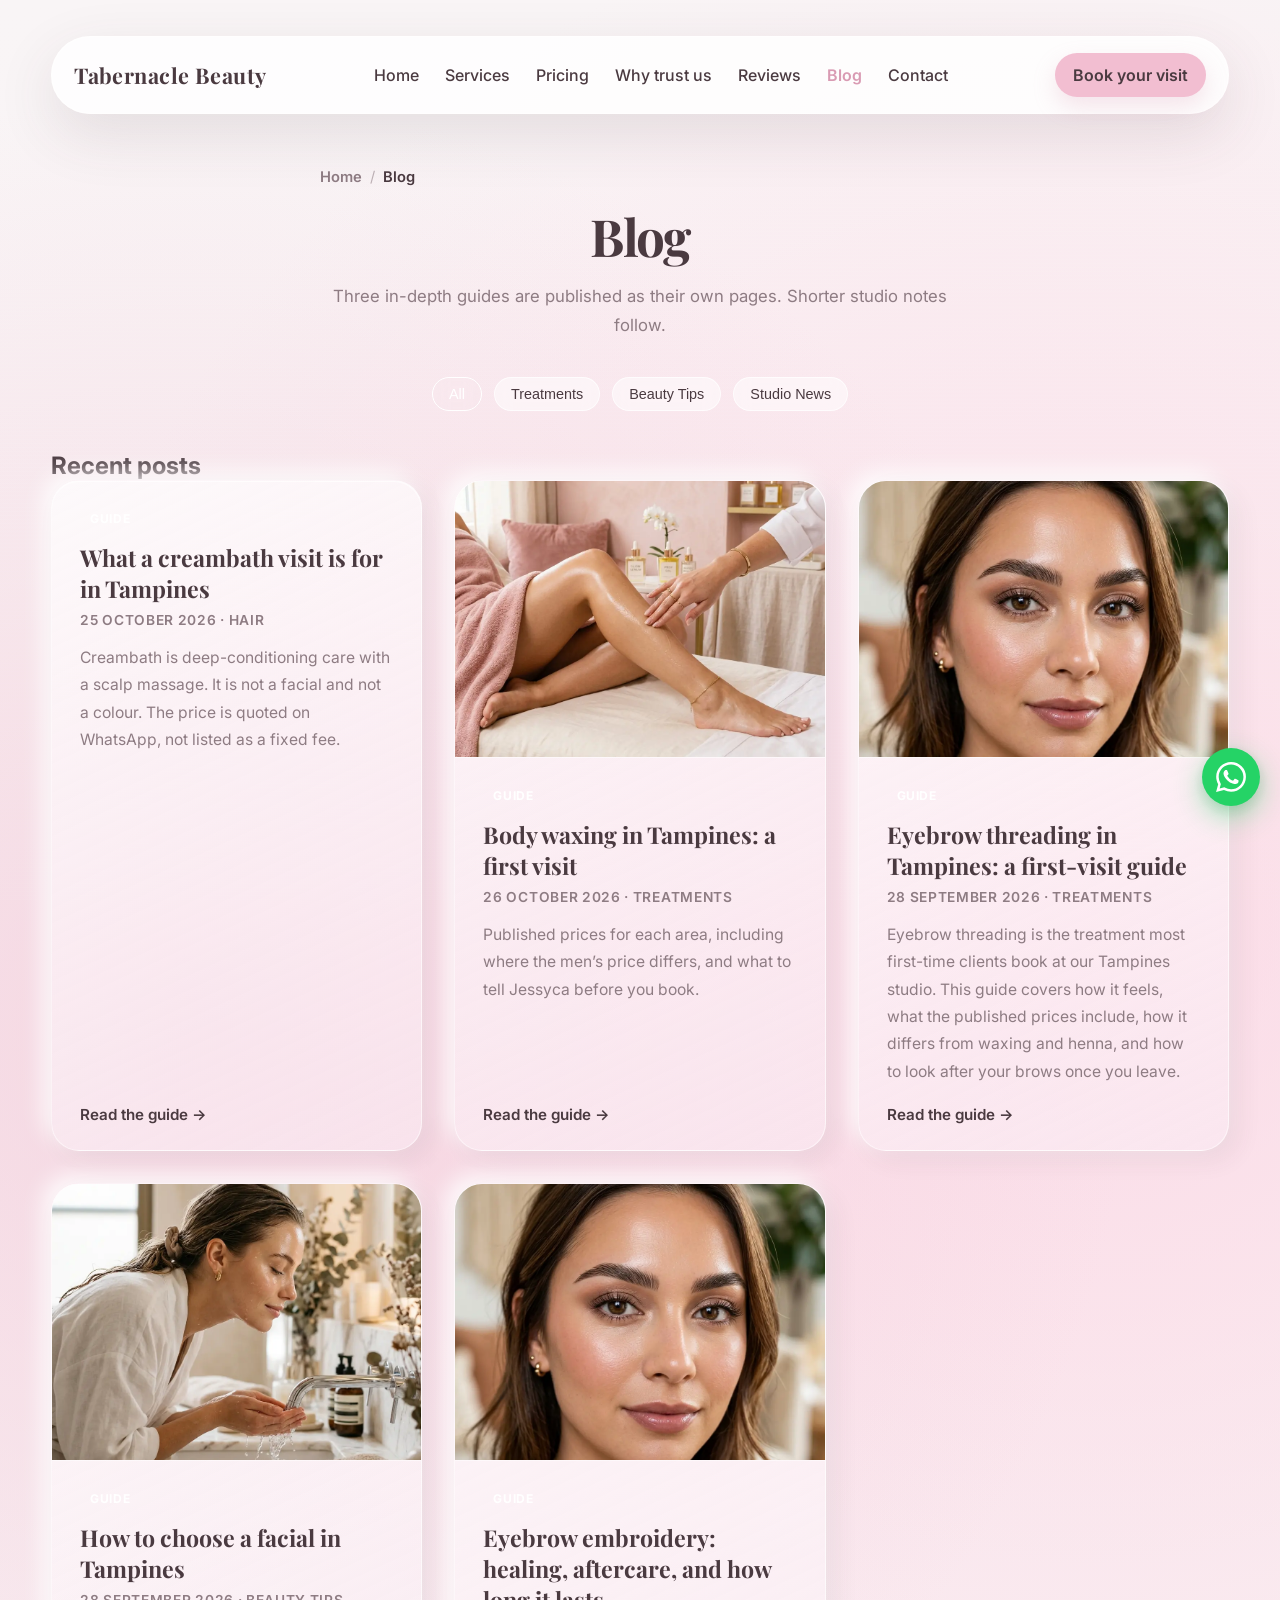
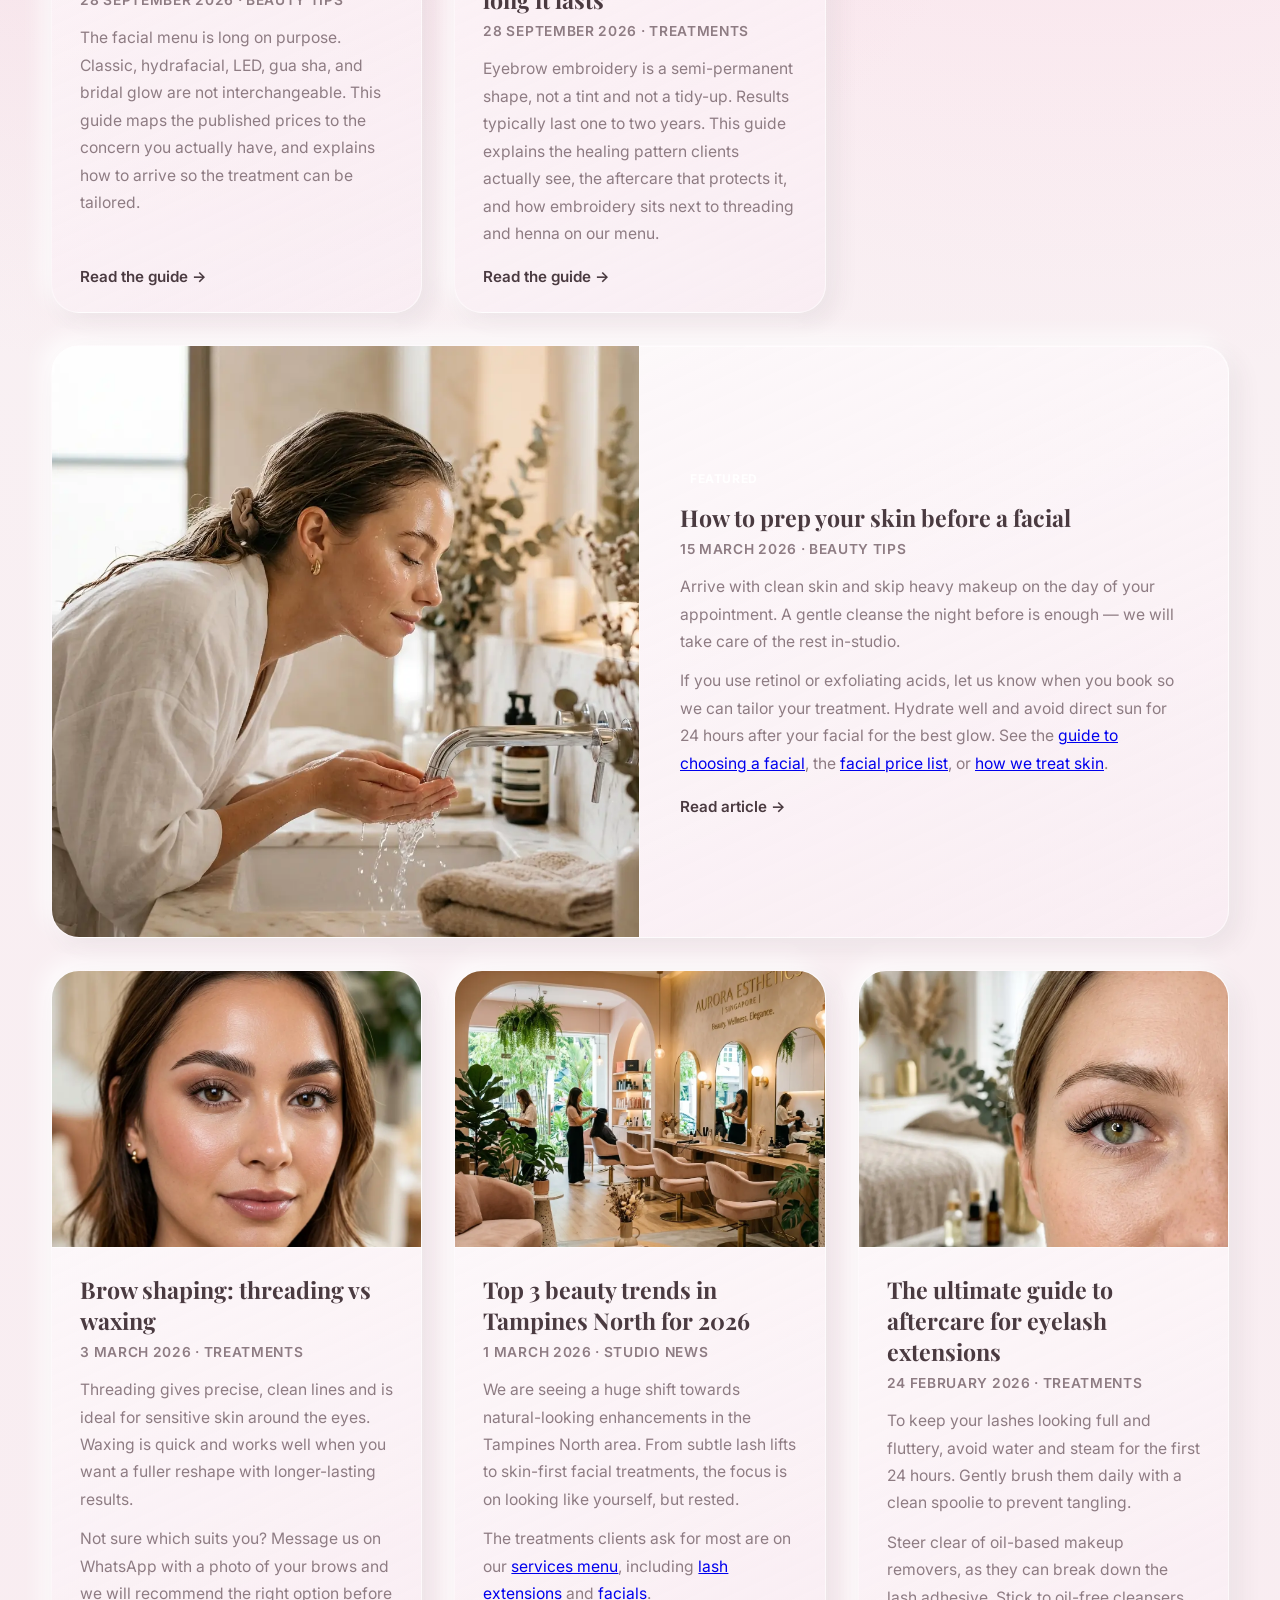
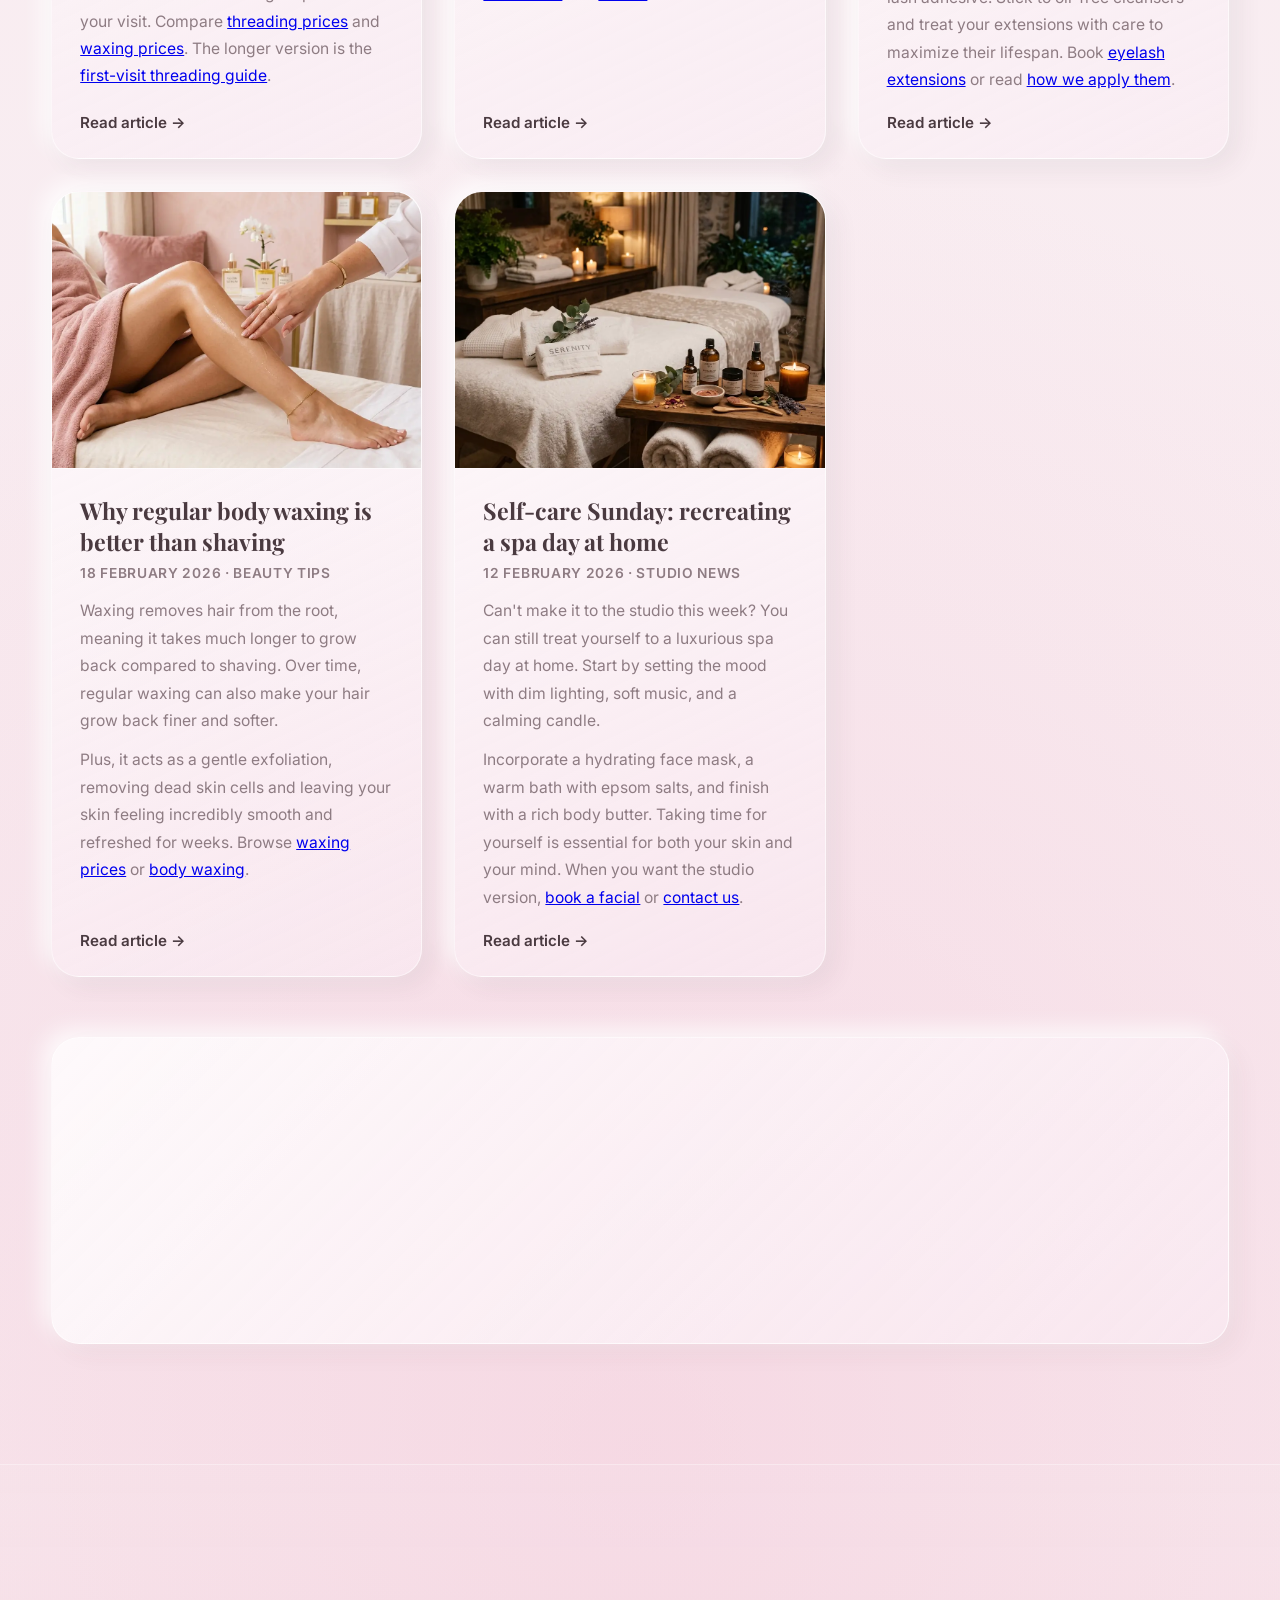
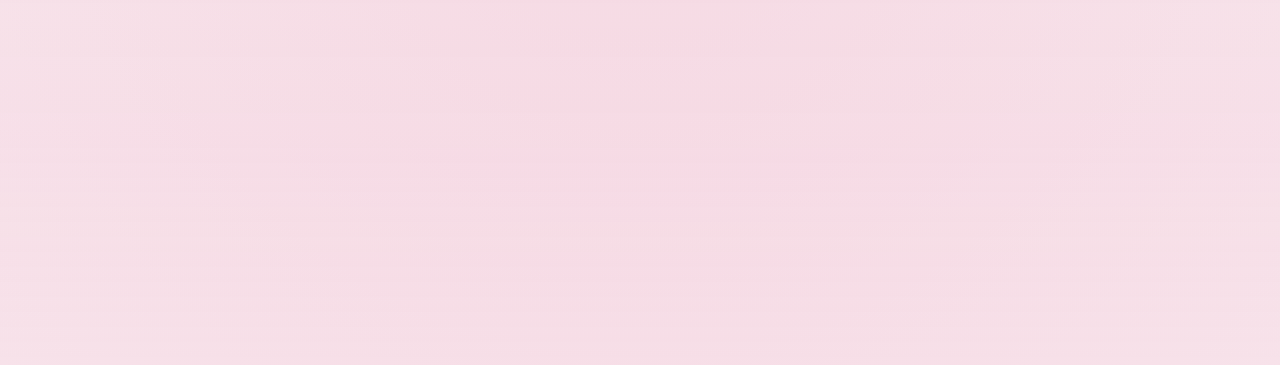
<file: blog.html>
<!DOCTYPE html>
<html lang="en-SG">
<head>
  <meta charset="UTF-8" />
  <meta name="viewport" content="width=device-width, initial-scale=1.0, viewport-fit=cover" />
  <meta name="theme-color" content="#D99BB3" media="(prefers-color-scheme: light)" />
  <meta name="theme-color" content="#4A3A40" media="(prefers-color-scheme: dark)" />
  <meta name="color-scheme" content="light" />
  <meta name="application-name" content="Tabernacle Beauty" />
  <meta name="apple-mobile-web-app-capable" content="yes" />
  <meta name="apple-mobile-web-app-status-bar-style" content="default" />
  <meta name="apple-mobile-web-app-title" content="Tabernacle Beauty" />
  <meta name="mobile-web-app-capable" content="yes" />
  <meta name="format-detection" content="telephone=yes" />

  <title>Blog — Tabernacle Beauty | Singapore</title>
  <meta name="description" content="Tabernacle Beauty — beauty tips, studio news, and care guides from our Singapore team." />
  <meta name="author" content="Tabernacle Beauty" />
  <meta name="robots" content="index, follow" />
  <link rel="canonical" href="https://www.tabernaclebeauty.com/blog.html" />
  <link rel="alternate" hreflang="en-SG" href="https://www.tabernaclebeauty.com/blog.html" />
  <link rel="alternate" hreflang="x-default" href="https://www.tabernaclebeauty.com/blog.html" />
  <link rel="alternate" type="text/plain" href="https://www.tabernaclebeauty.com/llms.txt" title="LLM-readable site summary" />

  <meta property="og:site_name" content="Tabernacle Beauty" />
  <meta property="og:type" content="website" />
  <meta property="og:locale" content="en_SG" />
  <meta property="og:title" content="Blog — Tabernacle Beauty" />
  <meta property="og:description" content="Beauty tips and updates from Tabernacle Beauty, Singapore." />
  <meta property="og:url" content="https://www.tabernaclebeauty.com/blog.html" />
  <meta property="og:image" content="https://www.tabernaclebeauty.com/Assets/og-cover.jpg" />
  <meta property="og:image:width" content="1200" />
  <meta property="og:image:height" content="630" />
  <meta property="og:image:type" content="image/jpeg" />
  <meta property="og:image:alt" content="Tabernacle Beauty studio in Tampines, Singapore" />

  <meta name="twitter:card" content="summary_large_image" />
  <meta name="twitter:title" content="Blog — Tabernacle Beauty" />
  <meta name="twitter:description" content="Beauty tips and updates from Tabernacle Beauty, Singapore." />
  <meta name="twitter:image" content="https://www.tabernaclebeauty.com/Assets/og-cover.jpg" />
  <meta name="twitter:image:alt" content="Tabernacle Beauty studio in Tampines, Singapore" />

  <link rel="manifest" href="manifest.json" />
  <link rel="icon" type="image/png" href="Assets/icons/favicon-32.png" sizes="32x32" />
  <link rel="icon" type="image/png" href="Assets/icons/icon-192.png" sizes="192x192" />
  <link rel="apple-touch-icon" href="Assets/icons/apple-touch-icon.png" />

  <link rel="preconnect" href="https://fonts.googleapis.com">
  <link rel="preconnect" href="https://fonts.gstatic.com" crossorigin>
  <link rel="preload" as="style" href="https://fonts.googleapis.com/css2?family=Playfair+Display:wght@600;700&family=Inter:wght@400;500;600;700&display=swap">
  <link rel="stylesheet" href="https://fonts.googleapis.com/css2?family=Playfair+Display:wght@600;700&family=Inter:wght@400;500;600;700&display=swap" media="print" onload="this.media='all'">
  <noscript><link rel="stylesheet" href="https://fonts.googleapis.com/css2?family=Playfair+Display:wght@600;700&family=Inter:wght@400;500;600;700&display=swap"></noscript>
  <link rel="preload" href="styles.css" as="style">
  <link rel="stylesheet" href="styles.css" />
</head>
<body class="page-blog">
  <div class="container navbar">
    <div class="nav-inner">
      <a href="index.html" class="brand">Tabernacle Beauty</a>

      <ul class="nav-links">
        <li><a href="index.html#home">Home</a></li>
        <li><a href="index.html#services">Services</a></li>
        <li><a href="pricing.html">Pricing</a></li>
        <li><a href="services-trust.html">Why trust us</a></li>
        <li><a href="index.html#reviews">Reviews</a></li>
        <li><a href="blog.html" aria-current="page">Blog</a></li>
        <li><a href="contact.html">Contact</a></li>
      </ul>

      <a
        href="https://wa.me/6584574640"
        class="nav-cta"
        target="_blank"
        rel="noopener noreferrer"
        aria-label="Book your visit on WhatsApp"
      >Book your visit</a>

      <button
        type="button"
        class="nav-burger"
        id="navBurger"
        aria-label="Open menu"
        aria-expanded="false"
        aria-controls="navMobileDrawer"
      >
        <span class="nav-burger__line" aria-hidden="true"></span>
        <span class="nav-burger__line" aria-hidden="true"></span>
        <span class="nav-burger__line" aria-hidden="true"></span>
      </button>
    </div>
  </div>

  <div
    class="nav-mobile-drawer"
    id="navMobileDrawer"
    role="dialog"
    aria-modal="true"
    aria-label="Site menu"
    aria-hidden="true"
  >
    <div class="nav-mobile-drawer__backdrop"></div>
    <div class="nav-mobile-drawer__panel">
      <header class="nav-mobile-drawer__header">
        <a href="index.html" class="nav-mobile-drawer__brand">Tabernacle Beauty</a>
        <button type="button" class="nav-mobile-drawer__close" id="navDrawerClose" aria-label="Close menu">
          <span aria-hidden="true"></span>
          <span aria-hidden="true"></span>
        </button>
      </header>

      <div class="nav-mobile-drawer__body">
        <p class="nav-mobile-drawer__label">Menu</p>
        <nav class="nav-mobile-drawer__links" aria-label="Primary">
          <a href="index.html#home" class="nav-mobile-drawer__link">Home</a>
          <a href="index.html#services" class="nav-mobile-drawer__link">Services</a>
          <a href="pricing.html" class="nav-mobile-drawer__link">Pricing</a>
          <a href="services-trust.html" class="nav-mobile-drawer__link">Why trust us</a>
          <a href="index.html#reviews" class="nav-mobile-drawer__link">Reviews</a>
          <a href="blog.html" class="nav-mobile-drawer__link" aria-current="page">Blog</a>
          <a href="contact.html" class="nav-mobile-drawer__link">Contact</a>
        </nav>

        <p class="nav-mobile-drawer__label">Core services</p>
        <nav class="nav-mobile-drawer__links nav-mobile-drawer__links--services" aria-label="Treatments">
          <a href="index.html#service-brows" class="nav-mobile-drawer__link nav-mobile-drawer__link--accent">Brow styling</a>
          <a href="index.html#service-facials" class="nav-mobile-drawer__link nav-mobile-drawer__link--accent">Facial treatments</a>
          <a href="index.html#service-waxing" class="nav-mobile-drawer__link nav-mobile-drawer__link--accent">Body waxing</a>
          <a href="index.html#service-creambath" class="nav-mobile-drawer__link nav-mobile-drawer__link--accent">Creambath hair</a>
          <a href="index.html#service-threading" class="nav-mobile-drawer__link nav-mobile-drawer__link--accent">Full face threading</a>
          <a href="index.html#service-embroidery" class="nav-mobile-drawer__link nav-mobile-drawer__link--accent">Eyebrow embroidery</a>
          <a href="index.html#service-hair-color" class="nav-mobile-drawer__link nav-mobile-drawer__link--accent">Hair coloring</a>
          <a href="index.html#service-henna" class="nav-mobile-drawer__link nav-mobile-drawer__link--accent">Henna eyebrow</a>
          <a href="index.html#service-lashes" class="nav-mobile-drawer__link nav-mobile-drawer__link--accent">Eyelash extensions</a>
        </nav>

        <a
          href="https://wa.me/6584574640"
          class="nav-mobile-drawer__cta"
          target="_blank"
          rel="noopener noreferrer"
        >Book your visit on WhatsApp</a>
      </div>
    </div>
  </div>

  <main class="blog-main" id="main">
    <div class="container blog-main__inner">
      <header class="blog-page-header">
        <nav class="breadcrumbs" aria-label="Breadcrumb">
          <ol>
            <li><a href="index.html">Home</a></li>
            <li aria-current="page">Blog</li>
          </ol>
        </nav>
        <h1 class="blog-page-header__title">Blog</h1>
        <p class="blog-page-header__lede">
          Three in-depth guides are published as their own pages. Shorter studio notes follow.
        </p>
      </header>

      <div class="blog-categories" aria-label="Blog categories">
        <button class="blog-category active" type="button">All</button>
        <button class="blog-category" type="button">Treatments</button>
        <button class="blog-category" type="button">Beauty Tips</button>
        <button class="blog-category" type="button">Studio News</button>
      </div>

      <section class="blog-posts-section" aria-labelledby="blog-posts-heading">
        <h2 class="sr-only" id="blog-posts-heading">Recent posts</h2>
        <div class="blog-posts">

          <article class="blog-post">
            <div class="blog-post__content">
              <span class="blog-post__badge">Guide</span>
              <h2 class="blog-post__title">What a creambath visit is for in Tampines</h2>
              <p class="blog-post__meta">25 October 2026 · Hair</p>
              <div class="blog-post__body">
                <p>Creambath is deep-conditioning care with a scalp massage. It is not a facial and not a colour. The price is quoted on WhatsApp, not listed as a fixed fee.</p>
              </div>
              <a href="creambath-hair-treatment-tampines.html" class="blog-post__read-more">Read the guide <span aria-hidden="true">&rarr;</span></a>
            </div>
          </article>

          <article class="blog-post">
            <div class="blog-post__image-wrapper">
              <picture>
                <source srcset="Assets/body_waxing.webp" type="image/webp" />
                <img src="Assets/body_waxing.jpg" alt="Body waxing at Tabernacle Beauty" class="blog-post__image" width="1024" height="1024" decoding="async" fetchpriority="high" />
              </picture>
            </div>
            <div class="blog-post__content">
              <span class="blog-post__badge">Guide</span>
              <h2 class="blog-post__title">Body waxing in Tampines: a first visit</h2>
              <p class="blog-post__meta">26 October 2026 · Treatments</p>
              <div class="blog-post__body">
                <p>Published prices for each area, including where the men’s price differs, and what to tell Jessyca before you book.</p>
              </div>
              <a href="body-waxing-first-visit.html" class="blog-post__read-more">Read the guide <span aria-hidden="true">&rarr;</span></a>
            </div>
          </article>

          <article class="blog-post">
            <div class="blog-post__image-wrapper">
              <picture>
                <source srcset="Assets/brow_shaping.webp" type="image/webp" />
                <img src="Assets/brow_shaping.jpg" alt="Close-up of shaped eyebrows" class="blog-post__image" width="1024" height="1024" decoding="async" fetchpriority="high" />
              </picture>
            </div>
            <div class="blog-post__content">
              <span class="blog-post__badge">Guide</span>
              <h2 class="blog-post__title">Eyebrow threading in Tampines: a first-visit guide</h2>
              <p class="blog-post__meta">28 September 2026 · Treatments</p>
              <div class="blog-post__body">
                <p>Eyebrow threading is the treatment most first-time clients book at our Tampines studio. This guide covers how it feels, what the published prices include, how it differs from waxing and henna, and how to look after your brows once you leave.</p>
              </div>
              <a href="eyebrow-threading-guide.html" class="blog-post__read-more">Read the guide <span aria-hidden="true">&rarr;</span></a>
            </div>
          </article>


          <article class="blog-post">
            <div class="blog-post__image-wrapper">
              <picture>
                <source srcset="Assets/skin_prep.webp" type="image/webp" />
                <img src="Assets/skin_prep.jpg" alt="Gentle face cleansing before a facial" class="blog-post__image" width="1024" height="1024" decoding="async" loading="lazy" />
              </picture>
            </div>
            <div class="blog-post__content">
              <span class="blog-post__badge">Guide</span>
              <h2 class="blog-post__title">How to choose a facial in Tampines</h2>
              <p class="blog-post__meta">28 September 2026 · Beauty Tips</p>
              <div class="blog-post__body">
                <p>The facial menu is long on purpose. Classic, hydrafacial, LED, gua sha, and bridal glow are not interchangeable. This guide maps the published prices to the concern you actually have, and explains how to arrive so the treatment can be tailored.</p>
              </div>
              <a href="how-to-choose-a-facial.html" class="blog-post__read-more">Read the guide <span aria-hidden="true">&rarr;</span></a>
            </div>
          </article>


          <article class="blog-post">
            <div class="blog-post__image-wrapper">
              <picture>
                <source srcset="Assets/brow_shaping.webp" type="image/webp" />
                <img src="Assets/brow_shaping.jpg" alt="Softly shaped natural eyebrows" class="blog-post__image" width="1024" height="1024" decoding="async" loading="lazy" />
              </picture>
            </div>
            <div class="blog-post__content">
              <span class="blog-post__badge">Guide</span>
              <h2 class="blog-post__title">Eyebrow embroidery: healing, aftercare, and how long it lasts</h2>
              <p class="blog-post__meta">28 September 2026 · Treatments</p>
              <div class="blog-post__body">
                <p>Eyebrow embroidery is a semi-permanent shape, not a tint and not a tidy-up. Results typically last one to two years. This guide explains the healing pattern clients actually see, the aftercare that protects it, and how embroidery sits next to threading and henna on our menu.</p>
              </div>
              <a href="eyebrow-embroidery-aftercare.html" class="blog-post__read-more">Read the guide <span aria-hidden="true">&rarr;</span></a>
            </div>
          </article>


          <article class="blog-post blog-post--featured" id="prep-skin-before-facial">
            <div class="blog-post__image-wrapper">
              <picture>
              <source srcset="Assets/skin_prep.webp" type="image/webp" />
              <img src="Assets/skin_prep.jpg" alt="Woman washing face gently" class="blog-post__image" width="1024" height="1024" decoding="async" loading="lazy" />
            </picture>
            </div>
            <div class="blog-post__content">
              <span class="blog-post__badge">Featured</span>
              <h2 class="blog-post__title">How to prep your skin before a facial</h2>
              <p class="blog-post__meta">15 March 2026 · Beauty Tips</p>
              <div class="blog-post__body">
                <p>Arrive with clean skin and skip heavy makeup on the day of your appointment. A gentle cleanse the night before is enough — we will take care of the rest in-studio.</p>
                <p>If you use retinol or exfoliating acids, let us know when you book so we can tailor your treatment. Hydrate well and avoid direct sun for 24 hours after your facial for the best glow. See the <a href="how-to-choose-a-facial.html">guide to choosing a facial</a>, the <a href="pricing.html#facials">facial price list</a>, or <a href="services-trust.html#trust-facials">how we treat skin</a>.</p>
              </div>
              <a href="#prep-skin-before-facial" class="blog-post__read-more">Read article <span aria-hidden="true">&rarr;</span></a>
            </div>
          </article>

          <article class="blog-post" id="threading-vs-waxing">
            <div class="blog-post__image-wrapper">
              <picture>
              <source srcset="Assets/brow_shaping.webp" type="image/webp" />
              <img src="Assets/brow_shaping.jpg" alt="Close up of perfect brows" class="blog-post__image" width="1024" height="1024" decoding="async" loading="lazy" />
            </picture>
            </div>
            <div class="blog-post__content">
              <h2 class="blog-post__title">Brow shaping: threading vs waxing</h2>
              <p class="blog-post__meta">3 March 2026 · Treatments</p>
              <div class="blog-post__body">
                <p>Threading gives precise, clean lines and is ideal for sensitive skin around the eyes. Waxing is quick and works well when you want a fuller reshape with longer-lasting results.</p>
                <p>Not sure which suits you? Message us on WhatsApp with a photo of your brows and we will recommend the right option before your visit. Compare <a href="pricing.html#threading">threading prices</a> and <a href="pricing.html#waxing">waxing prices</a>. The longer version is the <a href="eyebrow-threading-guide.html">first-visit threading guide</a>.</p>
              </div>
              <a href="#threading-vs-waxing" class="blog-post__read-more">Read article <span aria-hidden="true">&rarr;</span></a>
            </div>
          </article>

          <article class="blog-post" id="tampines-trends-2026">
            <div class="blog-post__image-wrapper">
              <picture>
              <source srcset="Assets/beauty_tampines.webp" type="image/webp" />
              <img src="Assets/beauty_tampines.jpg" alt="Cozy modern salon interior" class="blog-post__image" width="1024" height="1024" decoding="async" loading="lazy" />
            </picture>
            </div>
            <div class="blog-post__content">
              <h2 class="blog-post__title">Top 3 beauty trends in Tampines North for 2026</h2>
              <p class="blog-post__meta">1 March 2026 · Studio News</p>
              <div class="blog-post__body">
                <p>We are seeing a huge shift towards natural-looking enhancements in the Tampines North area. From subtle lash lifts to skin-first facial treatments, the focus is on looking like yourself, but rested.</p>
                <p>The treatments clients ask for most are on our <a href="index.html#services">services menu</a>, including <a href="index.html#service-lashes">lash extensions</a> and <a href="index.html#service-facials">facials</a>.</p>
              </div>
              <a href="#tampines-trends-2026" class="blog-post__read-more">Read article <span aria-hidden="true">&rarr;</span></a>
            </div>
          </article>

          <article class="blog-post" id="lash-extension-aftercare">
            <div class="blog-post__image-wrapper">
              <picture>
              <source srcset="Assets/lash_extensions.webp" type="image/webp" />
              <img src="Assets/lash_extensions.jpg" alt="Natural eyelash extensions" class="blog-post__image" width="1024" height="1024" decoding="async" loading="lazy" />
            </picture>
            </div>
            <div class="blog-post__content">
              <h2 class="blog-post__title">The ultimate guide to aftercare for eyelash extensions</h2>
              <p class="blog-post__meta">24 February 2026 · Treatments</p>
              <div class="blog-post__body">
                <p>To keep your lashes looking full and fluttery, avoid water and steam for the first 24 hours. Gently brush them daily with a clean spoolie to prevent tangling.</p>
                <p>Steer clear of oil-based makeup removers, as they can break down the lash adhesive. Stick to oil-free cleansers and treat your extensions with care to maximize their lifespan. Book <a href="index.html#service-lashes">eyelash extensions</a> or read <a href="services-trust.html#trust-lashes">how we apply them</a>.</p>
              </div>
              <a href="#lash-extension-aftercare" class="blog-post__read-more">Read article <span aria-hidden="true">&rarr;</span></a>
            </div>
          </article>

          <article class="blog-post" id="waxing-vs-shaving">
            <div class="blog-post__image-wrapper">
              <picture>
              <source srcset="Assets/body_waxing.webp" type="image/webp" />
              <img src="Assets/body_waxing.jpg" alt="Smooth prepped leg" class="blog-post__image" width="1024" height="1024" decoding="async" loading="lazy" />
            </picture>
            </div>
            <div class="blog-post__content">
              <h2 class="blog-post__title">Why regular body waxing is better than shaving</h2>
              <p class="blog-post__meta">18 February 2026 · Beauty Tips</p>
              <div class="blog-post__body">
                <p>Waxing removes hair from the root, meaning it takes much longer to grow back compared to shaving. Over time, regular waxing can also make your hair grow back finer and softer.</p>
                <p>Plus, it acts as a gentle exfoliation, removing dead skin cells and leaving your skin feeling incredibly smooth and refreshed for weeks. Browse <a href="pricing.html#waxing">waxing prices</a> or <a href="index.html#service-waxing">body waxing</a>.</p>
              </div>
              <a href="#waxing-vs-shaving" class="blog-post__read-more">Read article <span aria-hidden="true">&rarr;</span></a>
            </div>
          </article>

          <article class="blog-post" id="spa-day-at-home">
            <div class="blog-post__image-wrapper">
              <picture>
              <source srcset="Assets/spa_day.webp" type="image/webp" />
              <img src="Assets/spa_day.jpg" alt="Relaxing spa setup" class="blog-post__image" width="1024" height="1024" decoding="async" loading="lazy" />
            </picture>
            </div>
            <div class="blog-post__content">
              <h2 class="blog-post__title">Self-care Sunday: recreating a spa day at home</h2>
              <p class="blog-post__meta">12 February 2026 · Studio News</p>
              <div class="blog-post__body">
                <p>Can't make it to the studio this week? You can still treat yourself to a luxurious spa day at home. Start by setting the mood with dim lighting, soft music, and a calming candle.</p>
                <p>Incorporate a hydrating face mask, a warm bath with epsom salts, and finish with a rich body butter. Taking time for yourself is essential for both your skin and your mind. When you want the studio version, <a href="pricing.html#facials">book a facial</a> or <a href="contact.html">contact us</a>.</p>
              </div>
              <a href="#spa-day-at-home" class="blog-post__read-more">Read article <span aria-hidden="true">&rarr;</span></a>
            </div>
          </article>

        </div>
      </section>

      <section class="newsletter-section">
        <div class="newsletter-inner">
          <h2 class="newsletter__title">Stay Glowing</h2>
          <p class="newsletter__text">Join our mailing list for exclusive Tampines North studio updates, seasonal skincare tips, and early access to promotions.</p>
          <form class="newsletter__form" onsubmit="event.preventDefault(); alert('Thanks for subscribing!');">
            <input type="email" placeholder="Your email address" required class="newsletter__input" aria-label="Email address for newsletter" />
            <button type="submit" class="newsletter__submit">Subscribe</button>
          </form>
        </div>
      </section>
    </div>
  </main>

  <footer class="footer" id="footer">
    <div class="container">
      <div class="footer__inner">
        <div class="footer__brand">
          <a href="index.html#home" class="footer__logo">Tabernacle Beauty</a>
          <p class="footer__tagline">
            Refined beauty, softly perfected — brows, lashes, skin, and waxing in Singapore.
          </p>
        </div>

        <nav class="footer__col" aria-labelledby="footer-explore-heading">
          <h2 class="footer__heading" id="footer-explore-heading">Explore</h2>
          <ul class="footer__links">
            <li><a href="index.html#home">Home</a></li>
            <li><a href="index.html#services">Services</a></li>
            <li><a href="pricing.html">Pricing</a></li>
            <li><a href="services-trust.html">Why trust us</a></li>
            <li><a href="blog.html" aria-current="page">Blog</a></li>
            <li><a href="index.html#faq">FAQ</a></li>
            <li><a href="index.html#reviews">Reviews</a></li>
            <li><a href="index.html#visit">Visit &amp; map</a></li>
            <li><a href="contact.html">Contact</a></li>
          </ul>
        </nav>

        <nav class="footer__col" aria-labelledby="footer-services-heading">
          <h2 class="footer__heading" id="footer-services-heading">Treatments</h2>
          <ul class="footer__links">
            <li><a href="index.html#service-brows">Brow styling</a></li>
            <li><a href="index.html#service-facials">Facial treatments</a></li>
            <li><a href="index.html#service-waxing">Body waxing</a></li>
            <li><a href="index.html#service-threading">Full face threading</a></li>
            <li><a href="index.html#service-lashes">Eyelash extensions</a></li>
            <li><a href="pricing.html">Full price list</a></li>
            <li><a href="index.html#services">All services</a></li>
          </ul>
        </nav>

        <div class="footer__col" aria-labelledby="footer-book-heading">
          <h2 class="footer__heading" id="footer-book-heading">Book</h2>
          <ul class="footer__links">
            <li>
              <a href="https://wa.me/6584574640" target="_blank" rel="noopener noreferrer">WhatsApp</a>
            </li>
            <li><a href="contact.html">Contact form &amp; details</a></li>
          </ul>
          <p class="footer__cta-hint">Appointments recommended — message us for your preferred time.</p>
        </div>
      </div>

      <div class="footer__bottom">
        <p class="footer__copyright">© 2026 Tabernacle Beauty. All rights reserved.</p>
        <p class="footer__fine">Expert care you can trust. | <a href="llms.txt">AI site summary</a> | Made by <a href="https://webwizardsg.com" target="_blank" rel="noopener noreferrer">Web Wizards SG</a></p>
      </div>
    </div>
  </footer>

  <!-- Elfsight AI Chatbot | Tabernacle Beauty -->
  <div class="elfsight-ai-chat" aria-label="AI chat assistant">
    <div class="elfsight-app-9d5edfd9-27d3-4846-9f54-422f2a305441" data-elfsight-app-lazy></div>
  </div>

  <a
    class="whatsapp-float"
    href="https://wa.me/6584574640"
    target="_blank"
    rel="noopener noreferrer"
    aria-label="Chat on WhatsApp with Tabernacle Beauty"
    title="WhatsApp +65 8457 4640"
  >
    <svg class="whatsapp-float__icon" viewBox="0 0 24 24" aria-hidden="true">
      <path
        fill="currentColor"
        d="M17.472 14.382c-.297-.149-1.758-.867-2.03-.967-.273-.099-.471-.148-.67.15-.197.297-.767.966-.94 1.164-.173.199-.347.223-.644.075-.297-.15-1.255-.463-2.39-1.475-.883-.788-1.48-1.761-1.653-2.059-.173-.297-.018-.458.13-.606.134-.133.298-.347.446-.52.149-.174.198-.298.298-.497.099-.198.05-.371-.025-.52-.075-.149-.669-1.612-.916-2.207-.242-.579-.487-.5-.669-.51-.173-.008-.371-.01-.57-.01-.198 0-.52.074-.792.372-.272.297-1.04 1.016-1.04 2.479 0 1.462 1.065 2.875 1.213 3.074.149.198 2.096 3.2 5.077 4.487.709.306 1.262.489 1.694.625.712.227 1.36.195 1.871.118.571-.085 1.758-.719 2.006-1.413.248-.694.248-1.289.173-1.413-.074-.124-.272-.198-.57-.347m-5.421 7.403h-.004a9.87 9.87 0 01-5.031-1.378l-.361-.214-3.741.982.998-3.648-.235-.374a9.86 9.86 0 01-1.51-5.26c.001-5.45 4.436-9.884 9.888-9.884 2.64 0 5.122 1.03 6.988 2.898a9.825 9.825 0 012.893 6.994c-.003 5.45-4.435 9.884-9.885 9.884m8.413-18.297A11.815 11.815 0 0012.05 0C5.495 0 .16 5.335.157 11.892c0 2.096.547 4.142 1.588 5.945L.057 24l6.305-1.654a11.882 11.882 0 005.683 1.448h.005c6.554 0 11.89-5.335 11.893-11.893a11.821 11.821 0 00-3.48-8.413z"
      />
    </svg>
  </a>

  <script>
    (function () {
      const drawer = document.getElementById("navMobileDrawer");
      const burger = document.getElementById("navBurger");
      const closeBtn = document.getElementById("navDrawerClose");
      const backdrop = drawer.querySelector(".nav-mobile-drawer__backdrop");

      function openDrawer() {
        drawer.classList.add("is-open");
        drawer.setAttribute("aria-hidden", "false");
        burger.classList.add("is-open");
        burger.setAttribute("aria-expanded", "true");
        document.body.classList.add("nav-drawer-open");
      }

      function closeDrawer() {
        drawer.classList.remove("is-open");
        drawer.setAttribute("aria-hidden", "true");
        burger.classList.remove("is-open");
        burger.setAttribute("aria-expanded", "false");
        document.body.classList.remove("nav-drawer-open");
      }

      function toggleDrawer() {
        if (drawer.classList.contains("is-open")) {
          closeDrawer();
        } else {
          openDrawer();
        }
      }

      burger.addEventListener("click", toggleDrawer);
      closeBtn.addEventListener("click", closeDrawer);
      backdrop.addEventListener("click", closeDrawer);

      drawer.querySelectorAll("a[href]").forEach((link) => {
        link.addEventListener("click", () => {
          closeDrawer();
        });
      });

      document.addEventListener("keydown", (e) => {
        if (e.key === "Escape" && drawer.classList.contains("is-open")) {
          closeDrawer();
        }
      });

      window.addEventListener("resize", () => {
        if (window.matchMedia("(min-width: 981px)").matches && drawer.classList.contains("is-open")) {
          closeDrawer();
        }
      });
    })();
  </script>
  <script>
    window.addEventListener("load", function () {
      var elf = document.createElement("script");
      elf.src = "https://elfsightcdn.com/platform.js";
      elf.async = true;
      document.body.appendChild(elf);
    });
  </script>
    <script type="application/ld+json">
{
  "@context": "https://schema.org",
  "@graph": [
    {
      "@type": "WebSite",
      "@id": "https://www.tabernaclebeauty.com/#website",
      "url": "https://www.tabernaclebeauty.com/",
      "name": "Tabernacle Beauty",
      "description": "Brows, lashes, facials, creambath hair, threading, eyebrow embroidery, henna brows, hair colouring, makeup, and body waxing in Tampines, Singapore. Book on WhatsApp.",
      "inLanguage": "en-SG",
      "publisher": {
        "@id": "https://www.tabernaclebeauty.com/#business"
      }
    },
    {
      "@type": "Blog",
      "@id": "https://www.tabernaclebeauty.com/blog.html#webpage",
      "url": "https://www.tabernaclebeauty.com/blog.html",
      "name": "Blog — Tabernacle Beauty | Singapore",
      "description": "Beauty tips, studio news, and care guides from Tabernacle Beauty in Tampines, Singapore.",
      "isPartOf": {
        "@id": "https://www.tabernaclebeauty.com/#website"
      },
      "about": {
        "@id": "https://www.tabernaclebeauty.com/#business"
      },
      "inLanguage": "en-SG",
      "primaryImageOfPage": {
        "@type": "ImageObject",
        "url": "https://www.tabernaclebeauty.com/Assets/og-cover.jpg",
        "width": 1200,
        "height": 630
      },
      "dateModified": "2026-09-28",
      "blogPost": [
        {
          "@id": "https://www.tabernaclebeauty.com/body-waxing-first-visit.html#article"
        },
        {
          "@id": "https://www.tabernaclebeauty.com/eyebrow-threading-guide.html#article"
        },
        {
          "@id": "https://www.tabernaclebeauty.com/how-to-choose-a-facial.html#article"
        },
        {
          "@id": "https://www.tabernaclebeauty.com/eyebrow-embroidery-aftercare.html#article"
        },
        {
          "@id": "https://www.tabernaclebeauty.com/blog.html#prep-skin-before-facial"
        },
        {
          "@id": "https://www.tabernaclebeauty.com/blog.html#threading-vs-waxing"
        },
        {
          "@id": "https://www.tabernaclebeauty.com/blog.html#tampines-trends-2026"
        },
        {
          "@id": "https://www.tabernaclebeauty.com/blog.html#lash-extension-aftercare"
        },
        {
          "@id": "https://www.tabernaclebeauty.com/blog.html#waxing-vs-shaving"
        },
        {
          "@id": "https://www.tabernaclebeauty.com/blog.html#spa-day-at-home"
        }
      ]
    },
    {
      "@type": "BeautySalon",
      "@id": "https://www.tabernaclebeauty.com/#business",
      "name": "Tabernacle Beauty",
      "alternateName": "Tabernacle Beauty Service",
      "url": "https://www.tabernaclebeauty.com/",
      "image": "https://www.tabernaclebeauty.com/Assets/og-cover.jpg",
      "logo": {
        "@type": "ImageObject",
        "url": "https://www.tabernaclebeauty.com/Assets/icons/icon-512.png",
        "width": 512,
        "height": 512
      },
      "description": "Expert brow styling, facials, body waxing, hair colouring, lash extensions, makeup, creambath, threading, eyebrow embroidery, and henna brows in a calm Tampines, Singapore studio. Appointments recommended; eyebrow threading welcomes walk-ins.",
      "telephone": "+6584574640",
      "currenciesAccepted": "SGD",
      "priceRange": "$$",
      "address": {
        "@type": "PostalAddress",
        "addressLocality": "Tampines",
        "addressRegion": "Singapore",
        "addressCountry": "SG"
      },
      "geo": {
        "@type": "GeoCoordinates",
        "latitude": 1.368182,
        "longitude": 103.936726
      },
      "hasMap": "https://www.google.com/maps/place/Tabernacle+Beauty+Service/",
      "sameAs": [
        "https://www.google.com/maps/place/Tabernacle+Beauty+Service/"
      ],
      "areaServed": [
        {
          "@type": "City",
          "name": "Tampines"
        },
        {
          "@type": "Country",
          "name": "Singapore"
        }
      ],
      "knowsLanguage": "en",
      "employee": {
        "@type": "Person",
        "name": "Jessyca",
        "jobTitle": "Owner and brow specialist"
      },
      "contactPoint": {
        "@type": "ContactPoint",
        "telephone": "+6584574640",
        "contactType": "reservations",
        "availableLanguage": [
          "English"
        ],
        "areaServed": "SG",
        "url": "https://wa.me/6584574640"
      },
      "potentialAction": {
        "@type": "ReserveAction",
        "name": "Book on WhatsApp",
        "target": {
          "@type": "EntryPoint",
          "urlTemplate": "https://wa.me/6584574640",
          "actionPlatform": [
            "https://schema.org/DesktopWebPlatform",
            "https://schema.org/MobileWebPlatform"
          ]
        }
      },
      "hasOfferCatalog": {
        "@id": "https://www.tabernaclebeauty.com/pricing.html#offer-catalog"
      },
      "aggregateRating": {
        "@type": "AggregateRating",
        "ratingValue": "4.9",
        "bestRating": "5",
        "worstRating": "1",
        "ratingCount": "100"
      }
    },
    {
      "@type": "BlogPosting",
      "@id": "https://www.tabernaclebeauty.com/body-waxing-first-visit.html#article",
      "headline": "Body waxing in Tampines: a first visit",
      "description": "Published waxing prices at Tabernacle Beauty in Tampines, including where the men’s price differs.",
      "datePublished": "2026-10-26",
      "dateModified": "2026-10-26",
      "inLanguage": "en-SG",
      "image": "https://www.tabernaclebeauty.com/Assets/body_waxing.webp",
      "author": { "@id": "https://www.tabernaclebeauty.com/#business" },
      "publisher": { "@id": "https://www.tabernaclebeauty.com/#business" },
      "mainEntityOfPage": "https://www.tabernaclebeauty.com/body-waxing-first-visit.html",
      "url": "https://www.tabernaclebeauty.com/body-waxing-first-visit.html"
    },
    {
      "@type": "BlogPosting",
      "@id": "https://www.tabernaclebeauty.com/eyebrow-threading-guide.html#article",
      "headline": "Eyebrow threading in Tampines: a first-visit guide",
      "description": "What eyebrow threading feels like, how long it takes, the Tampines price list from $9, and how to look after your brows. A guide from Tabernacle Beauty.",
      "datePublished": "2026-09-28",
      "dateModified": "2026-09-28",
      "articleSection": "Treatments",
      "inLanguage": "en-SG",
      "image": {
        "@type": "ImageObject",
        "url": "https://www.tabernaclebeauty.com/Assets/brow_shaping.webp",
        "width": 1024,
        "height": 1024
      },
      "author": {
        "@id": "https://www.tabernaclebeauty.com/#business"
      },
      "publisher": {
        "@id": "https://www.tabernaclebeauty.com/#business"
      },
      "mainEntityOfPage": "https://www.tabernaclebeauty.com/eyebrow-threading-guide.html",
      "url": "https://www.tabernaclebeauty.com/eyebrow-threading-guide.html"
    },
    {
      "@type": "BlogPosting",
      "@id": "https://www.tabernaclebeauty.com/how-to-choose-a-facial.html#article",
      "headline": "How to choose a facial in Tampines",
      "description": "Match your skin concern to a real Tabernacle Beauty facial, from classic at $60 to LED at $170, plus how to prepare and what to tell us when you book.",
      "datePublished": "2026-09-28",
      "dateModified": "2026-09-28",
      "articleSection": "Beauty Tips",
      "inLanguage": "en-SG",
      "image": {
        "@type": "ImageObject",
        "url": "https://www.tabernaclebeauty.com/Assets/skin_prep.webp",
        "width": 1024,
        "height": 1024
      },
      "author": {
        "@id": "https://www.tabernaclebeauty.com/#business"
      },
      "publisher": {
        "@id": "https://www.tabernaclebeauty.com/#business"
      },
      "mainEntityOfPage": "https://www.tabernaclebeauty.com/how-to-choose-a-facial.html",
      "url": "https://www.tabernaclebeauty.com/how-to-choose-a-facial.html"
    },
    {
      "@type": "BlogPosting",
      "@id": "https://www.tabernaclebeauty.com/eyebrow-embroidery-aftercare.html#article",
      "headline": "Eyebrow embroidery: healing, aftercare, and how long it lasts",
      "description": "How long eyebrow embroidery lasts, what healing usually looks like, and how it differs from threading and henna at Tabernacle Beauty in Tampines. Price is quoted, not listed.",
      "datePublished": "2026-09-28",
      "dateModified": "2026-09-28",
      "articleSection": "Treatments",
      "inLanguage": "en-SG",
      "image": {
        "@type": "ImageObject",
        "url": "https://www.tabernaclebeauty.com/Assets/brow_shaping.webp",
        "width": 1024,
        "height": 1024
      },
      "author": {
        "@id": "https://www.tabernaclebeauty.com/#business"
      },
      "publisher": {
        "@id": "https://www.tabernaclebeauty.com/#business"
      },
      "mainEntityOfPage": "https://www.tabernaclebeauty.com/eyebrow-embroidery-aftercare.html",
      "url": "https://www.tabernaclebeauty.com/eyebrow-embroidery-aftercare.html"
    },
    {
      "@type": "BlogPosting",
      "@id": "https://www.tabernaclebeauty.com/blog.html#prep-skin-before-facial",
      "headline": "How to prep your skin before a facial",
      "datePublished": "2026-03-15",
      "dateModified": "2026-03-15",
      "articleSection": "Beauty Tips",
      "inLanguage": "en-SG",
      "image": {
        "@type": "ImageObject",
        "url": "https://www.tabernaclebeauty.com/Assets/skin_prep.webp",
        "width": 1024,
        "height": 1024
      },
      "author": {
        "@id": "https://www.tabernaclebeauty.com/#business"
      },
      "publisher": {
        "@id": "https://www.tabernaclebeauty.com/#business"
      },
      "mainEntityOfPage": "https://www.tabernaclebeauty.com/blog.html#prep-skin-before-facial",
      "description": "Arrive with clean skin and skip heavy makeup on the day of your appointment. A gentle cleanse the night before is enough — we will take care of the rest in-studio. If you use retinol or exfoliating acids, let us know when you book so we can tailor your treatment.",
      "url": "https://www.tabernaclebeauty.com/blog.html#prep-skin-before-facial"
    },
    {
      "@type": "BlogPosting",
      "@id": "https://www.tabernaclebeauty.com/blog.html#threading-vs-waxing",
      "headline": "Brow shaping: threading vs waxing",
      "datePublished": "2026-03-03",
      "dateModified": "2026-03-03",
      "articleSection": "Treatments",
      "inLanguage": "en-SG",
      "image": {
        "@type": "ImageObject",
        "url": "https://www.tabernaclebeauty.com/Assets/brow_shaping.webp",
        "width": 1024,
        "height": 1024
      },
      "author": {
        "@id": "https://www.tabernaclebeauty.com/#business"
      },
      "publisher": {
        "@id": "https://www.tabernaclebeauty.com/#business"
      },
      "mainEntityOfPage": "https://www.tabernaclebeauty.com/blog.html#threading-vs-waxing",
      "description": "Threading gives precise, clean lines and is ideal for sensitive skin around the eyes. Waxing is quick and works well when you want a fuller reshape with longer-lasting results.",
      "url": "https://www.tabernaclebeauty.com/blog.html#threading-vs-waxing"
    },
    {
      "@type": "BlogPosting",
      "@id": "https://www.tabernaclebeauty.com/blog.html#tampines-trends-2026",
      "headline": "Top 3 beauty trends in Tampines North for 2026",
      "datePublished": "2026-03-01",
      "dateModified": "2026-03-01",
      "articleSection": "Studio News",
      "inLanguage": "en-SG",
      "image": {
        "@type": "ImageObject",
        "url": "https://www.tabernaclebeauty.com/Assets/beauty_tampines.webp",
        "width": 1024,
        "height": 1024
      },
      "author": {
        "@id": "https://www.tabernaclebeauty.com/#business"
      },
      "publisher": {
        "@id": "https://www.tabernaclebeauty.com/#business"
      },
      "mainEntityOfPage": "https://www.tabernaclebeauty.com/blog.html#tampines-trends-2026",
      "description": "Natural-looking enhancements are leading in Tampines North, from subtle lash work to skin-first facial treatments that look like yourself, but rested.",
      "url": "https://www.tabernaclebeauty.com/blog.html#tampines-trends-2026"
    },
    {
      "@type": "BlogPosting",
      "@id": "https://www.tabernaclebeauty.com/blog.html#lash-extension-aftercare",
      "headline": "The ultimate guide to aftercare for eyelash extensions",
      "datePublished": "2026-02-24",
      "dateModified": "2026-02-24",
      "articleSection": "Treatments",
      "inLanguage": "en-SG",
      "image": {
        "@type": "ImageObject",
        "url": "https://www.tabernaclebeauty.com/Assets/lash_extensions.webp",
        "width": 1024,
        "height": 1024
      },
      "author": {
        "@id": "https://www.tabernaclebeauty.com/#business"
      },
      "publisher": {
        "@id": "https://www.tabernaclebeauty.com/#business"
      },
      "mainEntityOfPage": "https://www.tabernaclebeauty.com/blog.html#lash-extension-aftercare",
      "description": "Avoid water and steam for the first 24 hours. Gently brush lashes daily with a clean spoolie, and stay away from oil-based makeup removers.",
      "url": "https://www.tabernaclebeauty.com/blog.html#lash-extension-aftercare"
    },
    {
      "@type": "BlogPosting",
      "@id": "https://www.tabernaclebeauty.com/blog.html#waxing-vs-shaving",
      "headline": "Why regular body waxing is better than shaving",
      "datePublished": "2026-02-18",
      "dateModified": "2026-02-18",
      "articleSection": "Beauty Tips",
      "inLanguage": "en-SG",
      "image": {
        "@type": "ImageObject",
        "url": "https://www.tabernaclebeauty.com/Assets/body_waxing.webp",
        "width": 1024,
        "height": 1024
      },
      "author": {
        "@id": "https://www.tabernaclebeauty.com/#business"
      },
      "publisher": {
        "@id": "https://www.tabernaclebeauty.com/#business"
      },
      "mainEntityOfPage": "https://www.tabernaclebeauty.com/blog.html#waxing-vs-shaving",
      "description": "Waxing removes hair from the root, so it takes longer to grow back than shaving and can return finer and softer. It also exfoliates dead skin.",
      "url": "https://www.tabernaclebeauty.com/blog.html#waxing-vs-shaving"
    },
    {
      "@type": "BlogPosting",
      "@id": "https://www.tabernaclebeauty.com/blog.html#spa-day-at-home",
      "headline": "Self-care Sunday: recreating a spa day at home",
      "datePublished": "2026-02-12",
      "dateModified": "2026-02-12",
      "articleSection": "Studio News",
      "inLanguage": "en-SG",
      "image": {
        "@type": "ImageObject",
        "url": "https://www.tabernaclebeauty.com/Assets/spa_day.webp",
        "width": 1024,
        "height": 1024
      },
      "author": {
        "@id": "https://www.tabernaclebeauty.com/#business"
      },
      "publisher": {
        "@id": "https://www.tabernaclebeauty.com/#business"
      },
      "mainEntityOfPage": "https://www.tabernaclebeauty.com/blog.html#spa-day-at-home",
      "description": "Between studio visits, set a calm mood at home with a hydrating mask, a warm bath, and a rich body butter.",
      "url": "https://www.tabernaclebeauty.com/blog.html#spa-day-at-home"
    },
    {
      "@type": "BreadcrumbList",
      "@id": "https://www.tabernaclebeauty.com/blog.html#breadcrumb",
      "itemListElement": [
        {
          "@type": "ListItem",
          "position": 1,
          "name": "Home",
          "item": "https://www.tabernaclebeauty.com/"
        },
        {
          "@type": "ListItem",
          "position": 2,
          "name": "Blog",
          "item": "https://www.tabernaclebeauty.com/blog.html"
        }
      ]
    }
  ]
}
  </script>
</body>
</html>
</file>
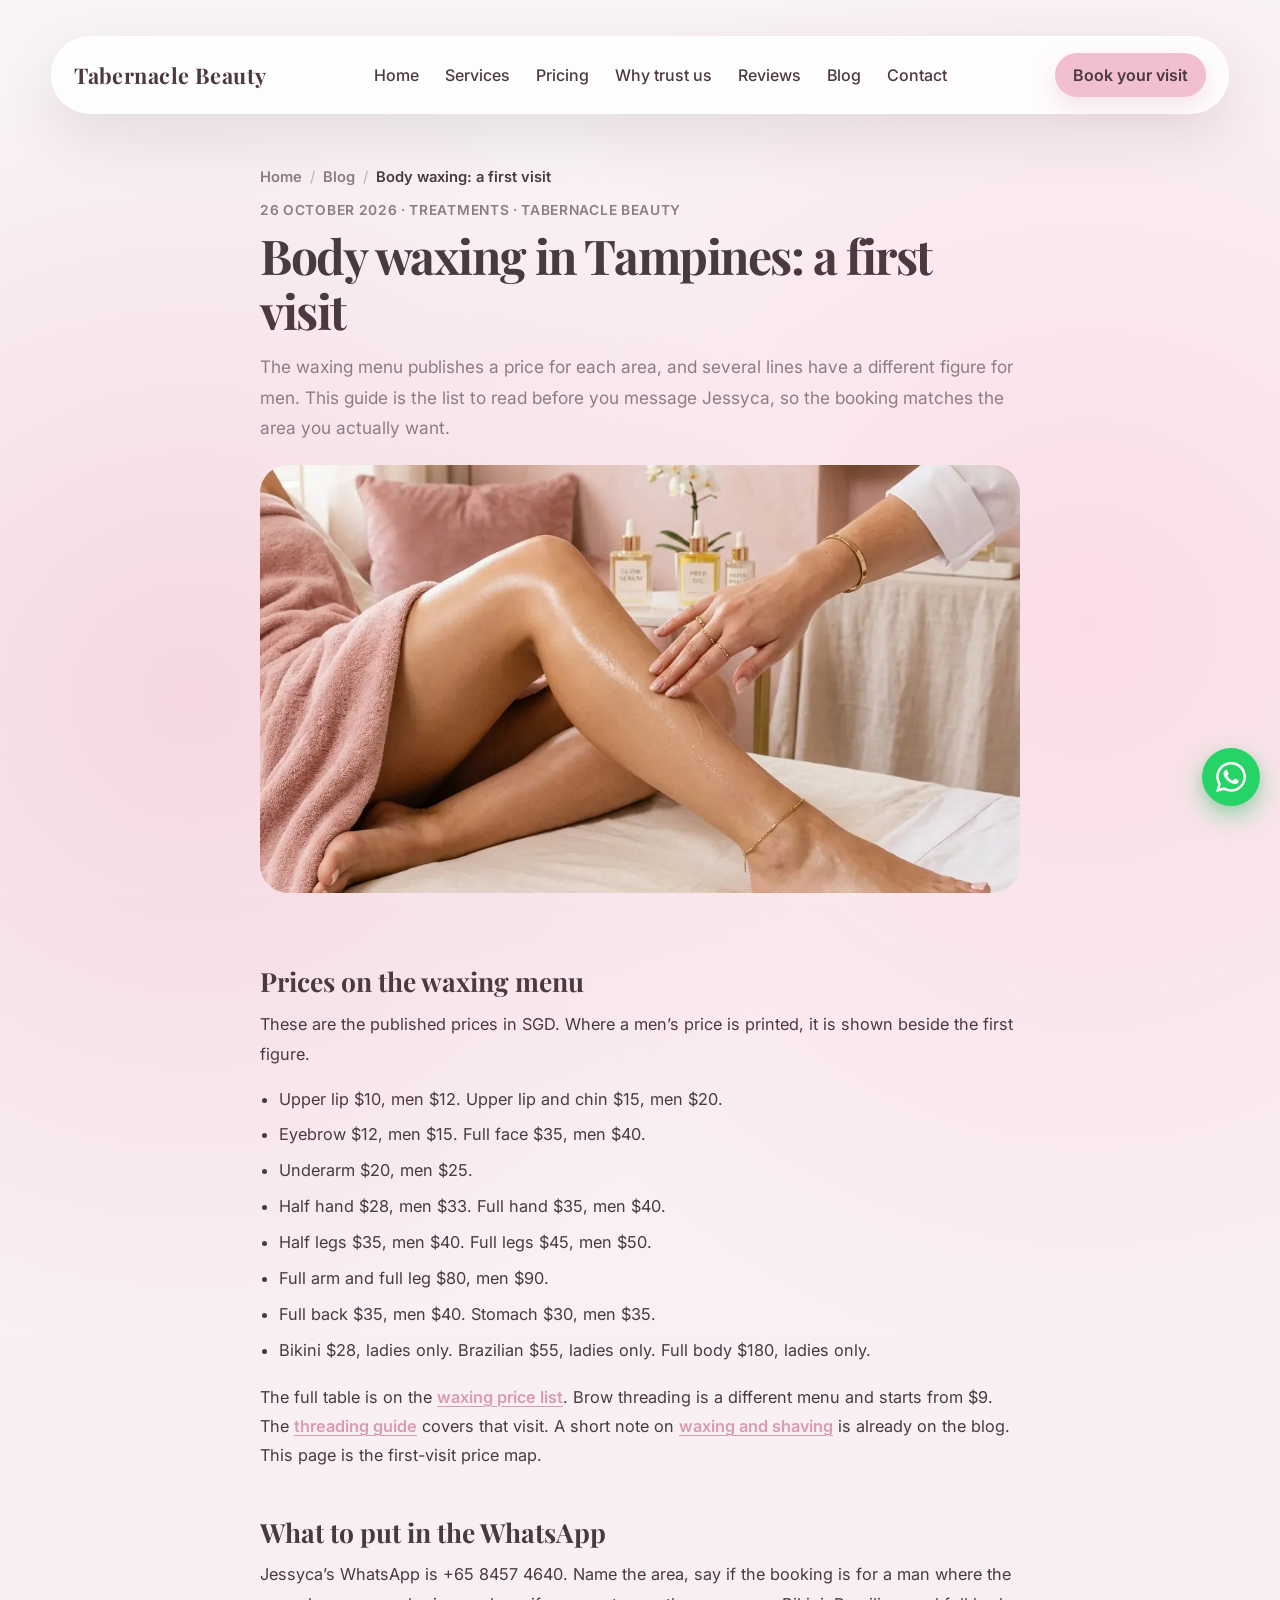
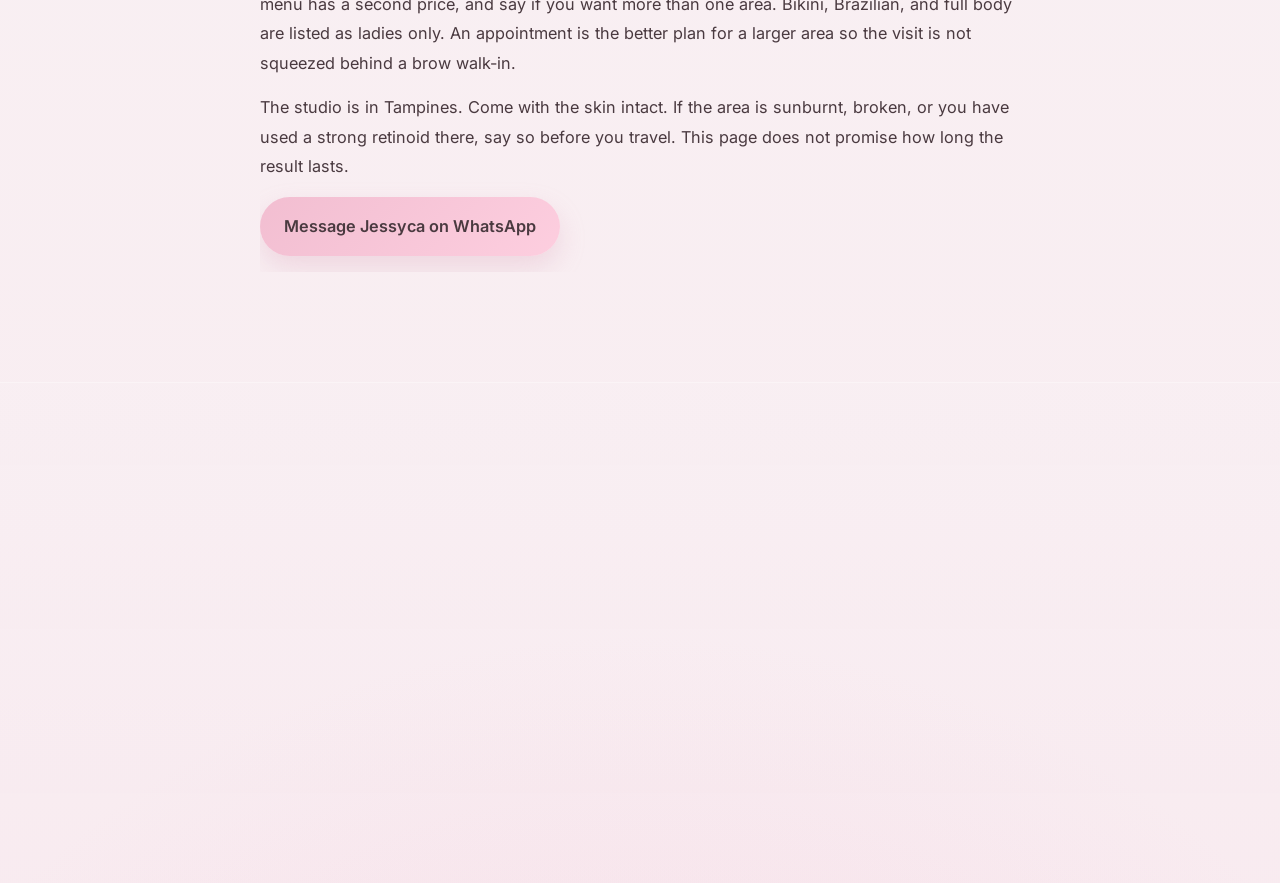
<file: body-waxing-first-visit.html>
<!DOCTYPE html>
<html lang="en-SG">
<head>
  <meta charset="UTF-8" />
  <meta name="viewport" content="width=device-width, initial-scale=1.0, viewport-fit=cover" />
  <meta name="theme-color" content="#D99BB3" media="(prefers-color-scheme: light)" />
  <meta name="theme-color" content="#4A3A40" media="(prefers-color-scheme: dark)" />
  <meta name="color-scheme" content="light" />
  <meta name="application-name" content="Tabernacle Beauty" />
  <meta name="apple-mobile-web-app-capable" content="yes" />
  <meta name="apple-mobile-web-app-status-bar-style" content="default" />
  <meta name="apple-mobile-web-app-title" content="Tabernacle Beauty" />
  <meta name="mobile-web-app-capable" content="yes" />
  <meta name="format-detection" content="telephone=yes" />

  <title>Body waxing in Tampines: a first visit | Tabernacle Beauty</title>
  <meta name="description" content="Published waxing prices at Tabernacle Beauty in Tampines, including where the men’s price differs, and what to tell Jessyca before a first visit." />
  <meta name="author" content="Tabernacle Beauty" />
  <meta name="robots" content="index, follow" />
  <link rel="canonical" href="https://www.tabernaclebeauty.com/body-waxing-first-visit.html" />
  <link rel="alternate" hreflang="en-SG" href="https://www.tabernaclebeauty.com/body-waxing-first-visit.html" />
  <link rel="alternate" hreflang="x-default" href="https://www.tabernaclebeauty.com/body-waxing-first-visit.html" />
  <link rel="alternate" type="text/plain" href="https://www.tabernaclebeauty.com/llms.txt" title="LLM-readable site summary" />

  <meta property="og:site_name" content="Tabernacle Beauty" />
  <meta property="og:type" content="article" />
  <meta property="og:locale" content="en_SG" />
  <meta property="og:title" content="Body waxing in Tampines: a first visit | Tabernacle Beauty" />
  <meta property="og:description" content="Published waxing prices at Tabernacle Beauty in Tampines, including where the men’s price differs, and what to tell Jessyca before a first visit." />
  <meta property="og:url" content="https://www.tabernaclebeauty.com/body-waxing-first-visit.html" />
  <meta property="og:image" content="https://www.tabernaclebeauty.com/Assets/og-cover.jpg" />
  <meta property="og:image:width" content="1200" />
  <meta property="og:image:height" content="630" />
  <meta property="og:image:type" content="image/jpeg" />
  <meta property="og:image:alt" content="Tabernacle Beauty studio in Tampines, Singapore" />
  <meta property="article:published_time" content="2026-10-26" />

  <meta name="twitter:card" content="summary_large_image" />
  <meta name="twitter:title" content="Body waxing in Tampines: a first visit | Tabernacle Beauty" />
  <meta name="twitter:description" content="Published waxing prices at Tabernacle Beauty in Tampines, including where the men’s price differs, and what to tell Jessyca before a first visit." />
  <meta name="twitter:image" content="https://www.tabernaclebeauty.com/Assets/og-cover.jpg" />
  <meta name="twitter:image:alt" content="Tabernacle Beauty studio in Tampines, Singapore" />

  <link rel="manifest" href="manifest.json" />
  <link rel="icon" type="image/png" href="Assets/icons/favicon-32.png" sizes="32x32" />
  <link rel="icon" type="image/png" href="Assets/icons/icon-192.png" sizes="192x192" />
  <link rel="apple-touch-icon" href="Assets/icons/apple-touch-icon.png" />

  <link rel="preconnect" href="https://fonts.googleapis.com">
  <link rel="preconnect" href="https://fonts.gstatic.com" crossorigin>
  <link rel="preload" as="style" href="https://fonts.googleapis.com/css2?family=Playfair+Display:wght@600;700&family=Inter:wght@400;500;600;700&display=swap">
  <link rel="stylesheet" href="https://fonts.googleapis.com/css2?family=Playfair+Display:wght@600;700&family=Inter:wght@400;500;600;700&display=swap" media="print" onload="this.media='all'">
  <noscript><link rel="stylesheet" href="https://fonts.googleapis.com/css2?family=Playfair+Display:wght@600;700&family=Inter:wght@400;500;600;700&display=swap"></noscript>
  <link rel="preload" href="styles.css" as="style">
  <link rel="preload" as="image" href="Assets/brow_shaping.webp" fetchpriority="high" />
  <link rel="stylesheet" href="styles.css" />
</head>
<body class="page-blog page-article">

  <div class="container navbar">
    <div class="nav-inner">
      <a href="index.html" class="brand">Tabernacle Beauty</a>

      <ul class="nav-links">
        <li><a href="index.html#home">Home</a></li>
        <li><a href="index.html#services">Services</a></li>
        <li><a href="pricing.html">Pricing</a></li>
        <li><a href="services-trust.html">Why trust us</a></li>
        <li><a href="index.html#reviews">Reviews</a></li>
        <li><a href="blog.html">Blog</a></li>
        <li><a href="contact.html">Contact</a></li>
      </ul>

      <a
        href="https://wa.me/6584574640"
        class="nav-cta"
        target="_blank"
        rel="noopener noreferrer"
        aria-label="Book your visit on WhatsApp"
      >Book your visit</a>

      <button
        type="button"
        class="nav-burger"
        id="navBurger"
        aria-label="Open menu"
        aria-expanded="false"
        aria-controls="navMobileDrawer"
      >
        <span class="nav-burger__line" aria-hidden="true"></span>
        <span class="nav-burger__line" aria-hidden="true"></span>
        <span class="nav-burger__line" aria-hidden="true"></span>
      </button>
    </div>
  </div>

  <div
    class="nav-mobile-drawer"
    id="navMobileDrawer"
    role="dialog"
    aria-modal="true"
    aria-label="Site menu"
    aria-hidden="true"
  >
    <div class="nav-mobile-drawer__backdrop"></div>
    <div class="nav-mobile-drawer__panel">
      <header class="nav-mobile-drawer__header">
        <a href="index.html" class="nav-mobile-drawer__brand">Tabernacle Beauty</a>
        <button type="button" class="nav-mobile-drawer__close" id="navDrawerClose" aria-label="Close menu">
          <span aria-hidden="true"></span>
          <span aria-hidden="true"></span>
        </button>
      </header>

      <div class="nav-mobile-drawer__body">
        <p class="nav-mobile-drawer__label">Menu</p>
        <nav class="nav-mobile-drawer__links" aria-label="Primary">
          <a href="index.html#home" class="nav-mobile-drawer__link">Home</a>
          <a href="index.html#services" class="nav-mobile-drawer__link">Services</a>
          <a href="pricing.html" class="nav-mobile-drawer__link">Pricing</a>
          <a href="services-trust.html" class="nav-mobile-drawer__link">Why trust us</a>
          <a href="index.html#reviews" class="nav-mobile-drawer__link">Reviews</a>
          <a href="blog.html" class="nav-mobile-drawer__link">Blog</a>
          <a href="contact.html" class="nav-mobile-drawer__link">Contact</a>
        </nav>

        <p class="nav-mobile-drawer__label">Core services</p>
        <nav class="nav-mobile-drawer__links nav-mobile-drawer__links--services" aria-label="Treatments">
          <a href="index.html#service-brows" class="nav-mobile-drawer__link nav-mobile-drawer__link--accent">Brow styling</a>
          <a href="index.html#service-facials" class="nav-mobile-drawer__link nav-mobile-drawer__link--accent">Facial treatments</a>
          <a href="index.html#service-waxing" class="nav-mobile-drawer__link nav-mobile-drawer__link--accent">Body waxing</a>
          <a href="index.html#service-creambath" class="nav-mobile-drawer__link nav-mobile-drawer__link--accent">Creambath hair</a>
          <a href="index.html#service-threading" class="nav-mobile-drawer__link nav-mobile-drawer__link--accent">Full face threading</a>
          <a href="index.html#service-embroidery" class="nav-mobile-drawer__link nav-mobile-drawer__link--accent">Eyebrow embroidery</a>
          <a href="index.html#service-hair-color" class="nav-mobile-drawer__link nav-mobile-drawer__link--accent">Hair coloring</a>
          <a href="index.html#service-henna" class="nav-mobile-drawer__link nav-mobile-drawer__link--accent">Henna eyebrow</a>
          <a href="index.html#service-lashes" class="nav-mobile-drawer__link nav-mobile-drawer__link--accent">Eyelash extensions</a>
        </nav>

        <a
          href="https://wa.me/6584574640"
          class="nav-mobile-drawer__cta"
          target="_blank"
          rel="noopener noreferrer"
        >Book your visit on WhatsApp</a>
      </div>
    </div>
  </div>

  
<main class="article-main" id="main">
  <article class="container article-layout">
    <nav class="breadcrumbs" aria-label="Breadcrumb">
      <ol>
        <li><a href="index.html">Home</a></li>
        <li><a href="blog.html">Blog</a></li>
        <li aria-current="page">Body waxing: a first visit</li>
      </ol>
    </nav>
    <p class="article-kicker">26 October 2026 · Treatments · Tabernacle Beauty</p>
    <h1>Body waxing in Tampines: a first visit</h1>
    <p class="article-lede">The waxing menu publishes a price for each area, and several lines have a different figure for men. This guide is the list to read before you message Jessyca, so the booking matches the area you actually want.</p>
    <figure class="article-hero">
      <picture>
        <source srcset="Assets/body_waxing.webp" type="image/webp" />
        <img src="Assets/body_waxing.jpg" alt="Body waxing at Tabernacle Beauty" width="1024" height="1024" decoding="async" fetchpriority="high" />
      </picture>
    </figure>
    <div class="article-prose">
      <h2>Prices on the waxing menu</h2>
      <p>These are the published prices in SGD. Where a men’s price is printed, it is shown beside the first figure.</p>
      <ul>
        <li>Upper lip $10, men $12. Upper lip and chin $15, men $20.</li>
        <li>Eyebrow $12, men $15. Full face $35, men $40.</li>
        <li>Underarm $20, men $25.</li>
        <li>Half hand $28, men $33. Full hand $35, men $40.</li>
        <li>Half legs $35, men $40. Full legs $45, men $50.</li>
        <li>Full arm and full leg $80, men $90.</li>
        <li>Full back $35, men $40. Stomach $30, men $35.</li>
        <li>Bikini $28, ladies only. Brazilian $55, ladies only. Full body $180, ladies only.</li>
      </ul>
      <p>The full table is on the <a href="pricing.html#waxing">waxing price list</a>. Brow threading is a different menu and starts from $9. The <a href="eyebrow-threading-guide.html">threading guide</a> covers that visit. A short note on <a href="blog.html#waxing-vs-shaving">waxing and shaving</a> is already on the blog. This page is the first-visit price map.</p>
      <h2>What to put in the WhatsApp</h2>
      <p>Jessyca’s WhatsApp is +65 8457 4640. Name the area, say if the booking is for a man where the menu has a second price, and say if you want more than one area. Bikini, Brazilian, and full body are listed as ladies only. An appointment is the better plan for a larger area so the visit is not squeezed behind a brow walk-in.</p>
      <p>The studio is in Tampines. Come with the skin intact. If the area is sunburnt, broken, or you have used a strong retinoid there, say so before you travel. This page does not promise how long the result lasts.</p>
      <p><a class="btn-primary" href="https://wa.me/6584574640?text=Hi%20Jessyca%2C%20I%20would%20like%20to%20book%20body%20waxing." target="_blank" rel="noopener noreferrer">Message Jessyca on WhatsApp</a></p>
    </div>
  </article>
</main>
<footer class="footer" id="footer">
    <div class="container">
      <div class="footer__inner">
        <div class="footer__brand">
          <a href="index.html#home" class="footer__logo">Tabernacle Beauty</a>
          <p class="footer__tagline">
            Refined beauty, softly perfected — brows, lashes, skin, and waxing in Singapore.
          </p>
        </div>

        <nav class="footer__col" aria-labelledby="footer-explore-heading">
          <h2 class="footer__heading" id="footer-explore-heading">Explore</h2>
          <ul class="footer__links">
            <li><a href="index.html#home">Home</a></li>
            <li><a href="index.html#services">Services</a></li>
            <li><a href="pricing.html">Pricing</a></li>
            <li><a href="services-trust.html">Why trust us</a></li>
            <li><a href="blog.html" aria-current="page">Blog</a></li>
            <li><a href="index.html#faq">FAQ</a></li>
            <li><a href="index.html#reviews">Reviews</a></li>
            <li><a href="index.html#visit">Visit &amp; map</a></li>
            <li><a href="contact.html">Contact</a></li>
          </ul>
        </nav>

        <nav class="footer__col" aria-labelledby="footer-services-heading">
          <h2 class="footer__heading" id="footer-services-heading">Treatments</h2>
          <ul class="footer__links">
            <li><a href="index.html#service-brows">Brow styling</a></li>
            <li><a href="index.html#service-facials">Facial treatments</a></li>
            <li><a href="index.html#service-waxing">Body waxing</a></li>
            <li><a href="index.html#service-threading">Full face threading</a></li>
            <li><a href="index.html#service-lashes">Eyelash extensions</a></li>
            <li><a href="pricing.html">Full price list</a></li>
            <li><a href="index.html#services">All services</a></li>
          </ul>
        </nav>

        <div class="footer__col" aria-labelledby="footer-book-heading">
          <h2 class="footer__heading" id="footer-book-heading">Book</h2>
          <ul class="footer__links">
            <li>
              <a href="https://wa.me/6584574640" target="_blank" rel="noopener noreferrer">WhatsApp</a>
            </li>
            <li><a href="contact.html">Contact form &amp; details</a></li>
          </ul>
          <p class="footer__cta-hint">Appointments recommended — message us for your preferred time.</p>
        </div>
      </div>

      <div class="footer__bottom">
        <p class="footer__copyright">© 2026 Tabernacle Beauty. All rights reserved.</p>
        <p class="footer__fine">Expert care you can trust. | <a href="llms.txt">AI site summary</a> | Made by <a href="https://webwizardsg.com" target="_blank" rel="noopener noreferrer">Web Wizards SG</a></p>
      </div>
    </div>
  </footer>

  <!-- Elfsight AI Chatbot | Tabernacle Beauty -->
  <div class="elfsight-ai-chat" aria-label="AI chat assistant">
    <div class="elfsight-app-9d5edfd9-27d3-4846-9f54-422f2a305441" data-elfsight-app-lazy></div>
  </div>

  <a
    class="whatsapp-float"
    href="https://wa.me/6584574640"
    target="_blank"
    rel="noopener noreferrer"
    aria-label="Chat on WhatsApp with Tabernacle Beauty"
    title="WhatsApp +65 8457 4640"
  >
    <svg class="whatsapp-float__icon" viewBox="0 0 24 24" aria-hidden="true">
      <path
        fill="currentColor"
        d="M17.472 14.382c-.297-.149-1.758-.867-2.03-.967-.273-.099-.471-.148-.67.15-.197.297-.767.966-.94 1.164-.173.199-.347.223-.644.075-.297-.15-1.255-.463-2.39-1.475-.883-.788-1.48-1.761-1.653-2.059-.173-.297-.018-.458.13-.606.134-.133.298-.347.446-.52.149-.174.198-.298.298-.497.099-.198.05-.371-.025-.52-.075-.149-.669-1.612-.916-2.207-.242-.579-.487-.5-.669-.51-.173-.008-.371-.01-.57-.01-.198 0-.52.074-.792.372-.272.297-1.04 1.016-1.04 2.479 0 1.462 1.065 2.875 1.213 3.074.149.198 2.096 3.2 5.077 4.487.709.306 1.262.489 1.694.625.712.227 1.36.195 1.871.118.571-.085 1.758-.719 2.006-1.413.248-.694.248-1.289.173-1.413-.074-.124-.272-.198-.57-.347m-5.421 7.403h-.004a9.87 9.87 0 01-5.031-1.378l-.361-.214-3.741.982.998-3.648-.235-.374a9.86 9.86 0 01-1.51-5.26c.001-5.45 4.436-9.884 9.888-9.884 2.64 0 5.122 1.03 6.988 2.898a9.825 9.825 0 012.893 6.994c-.003 5.45-4.435 9.884-9.885 9.884m8.413-18.297A11.815 11.815 0 0012.05 0C5.495 0 .16 5.335.157 11.892c0 2.096.547 4.142 1.588 5.945L.057 24l6.305-1.654a11.882 11.882 0 005.683 1.448h.005c6.554 0 11.89-5.335 11.893-11.893a11.821 11.821 0 00-3.48-8.413z"
      />
    </svg>
  </a>

  <script>
    (function () {
      const drawer = document.getElementById("navMobileDrawer");
      const burger = document.getElementById("navBurger");
      const closeBtn = document.getElementById("navDrawerClose");
      const backdrop = drawer.querySelector(".nav-mobile-drawer__backdrop");

      function openDrawer() {
        drawer.classList.add("is-open");
        drawer.setAttribute("aria-hidden", "false");
        burger.classList.add("is-open");
        burger.setAttribute("aria-expanded", "true");
        document.body.classList.add("nav-drawer-open");
      }

      function closeDrawer() {
        drawer.classList.remove("is-open");
        drawer.setAttribute("aria-hidden", "true");
        burger.classList.remove("is-open");
        burger.setAttribute("aria-expanded", "false");
        document.body.classList.remove("nav-drawer-open");
      }

      function toggleDrawer() {
        if (drawer.classList.contains("is-open")) {
          closeDrawer();
        } else {
          openDrawer();
        }
      }

      burger.addEventListener("click", toggleDrawer);
      closeBtn.addEventListener("click", closeDrawer);
      backdrop.addEventListener("click", closeDrawer);

      drawer.querySelectorAll("a[href]").forEach((link) => {
        link.addEventListener("click", () => {
          closeDrawer();
        });
      });

      document.addEventListener("keydown", (e) => {
        if (e.key === "Escape" && drawer.classList.contains("is-open")) {
          closeDrawer();
        }
      });

      window.addEventListener("resize", () => {
        if (window.matchMedia("(min-width: 981px)").matches && drawer.classList.contains("is-open")) {
          closeDrawer();
        }
      });
    })();
  </script>
  <script>
    window.addEventListener("load", function () {
      var elf = document.createElement("script");
      elf.src = "https://elfsightcdn.com/platform.js";
      elf.async = true;
      document.body.appendChild(elf);
    });
  </script>
    <script type="application/ld+json">
{
  "@context": "https://schema.org",
  "@graph": [
    {
      "@type": "WebSite",
      "@id": "https://www.tabernaclebeauty.com/#website",
      "url": "https://www.tabernaclebeauty.com/",
      "name": "Tabernacle Beauty",
      "publisher": {
        "@id": "https://www.tabernaclebeauty.com/#business"
      }
    },
    {
      "@type": "BeautySalon",
      "@id": "https://www.tabernaclebeauty.com/#business",
      "name": "Tabernacle Beauty",
      "url": "https://www.tabernaclebeauty.com/",
      "telephone": "+6584574640",
      "image": "https://www.tabernaclebeauty.com/Assets/og-cover.jpg",
      "address": {
        "@type": "PostalAddress",
        "addressLocality": "Tampines",
        "addressRegion": "Singapore",
        "addressCountry": "SG"
      }
    },
    {
      "@type": "BlogPosting",
      "@id": "https://www.tabernaclebeauty.com/body-waxing-first-visit.html#article",
      "headline": "Body waxing in Tampines: a first visit",
      "description": "Published waxing prices at Tabernacle Beauty in Tampines, including where the men’s price differs.",
      "datePublished": "2026-10-26",
      "dateModified": "2026-10-26",
      "articleSection": "Treatments",
      "inLanguage": "en-SG",
      "image": {
        "@type": "ImageObject",
        "url": "https://www.tabernaclebeauty.com/Assets/body_waxing.webp",
        "width": 1024,
        "height": 1024
      },
      "author": {
        "@id": "https://www.tabernaclebeauty.com/#business"
      },
      "publisher": {
        "@id": "https://www.tabernaclebeauty.com/#business"
      },
      "mainEntityOfPage": "https://www.tabernaclebeauty.com/body-waxing-first-visit.html",
      "url": "https://www.tabernaclebeauty.com/body-waxing-first-visit.html",
      "isPartOf": {
        "@id": "https://www.tabernaclebeauty.com/blog.html#webpage"
      }
    },
    {
      "@type": "BreadcrumbList",
      "@id": "https://www.tabernaclebeauty.com/body-waxing-first-visit.html#breadcrumb",
      "itemListElement": [
        {
          "@type": "ListItem",
          "position": 1,
          "name": "Home",
          "item": "https://www.tabernaclebeauty.com/"
        },
        {
          "@type": "ListItem",
          "position": 2,
          "name": "Blog",
          "item": "https://www.tabernaclebeauty.com/blog.html"
        },
        {
          "@type": "ListItem",
          "position": 3,
          "name": "Body waxing: a first visit",
          "item": "https://www.tabernaclebeauty.com/body-waxing-first-visit.html"
        }
      ]
    }
  ]
}
  </script>
</body>
</html>
</file>
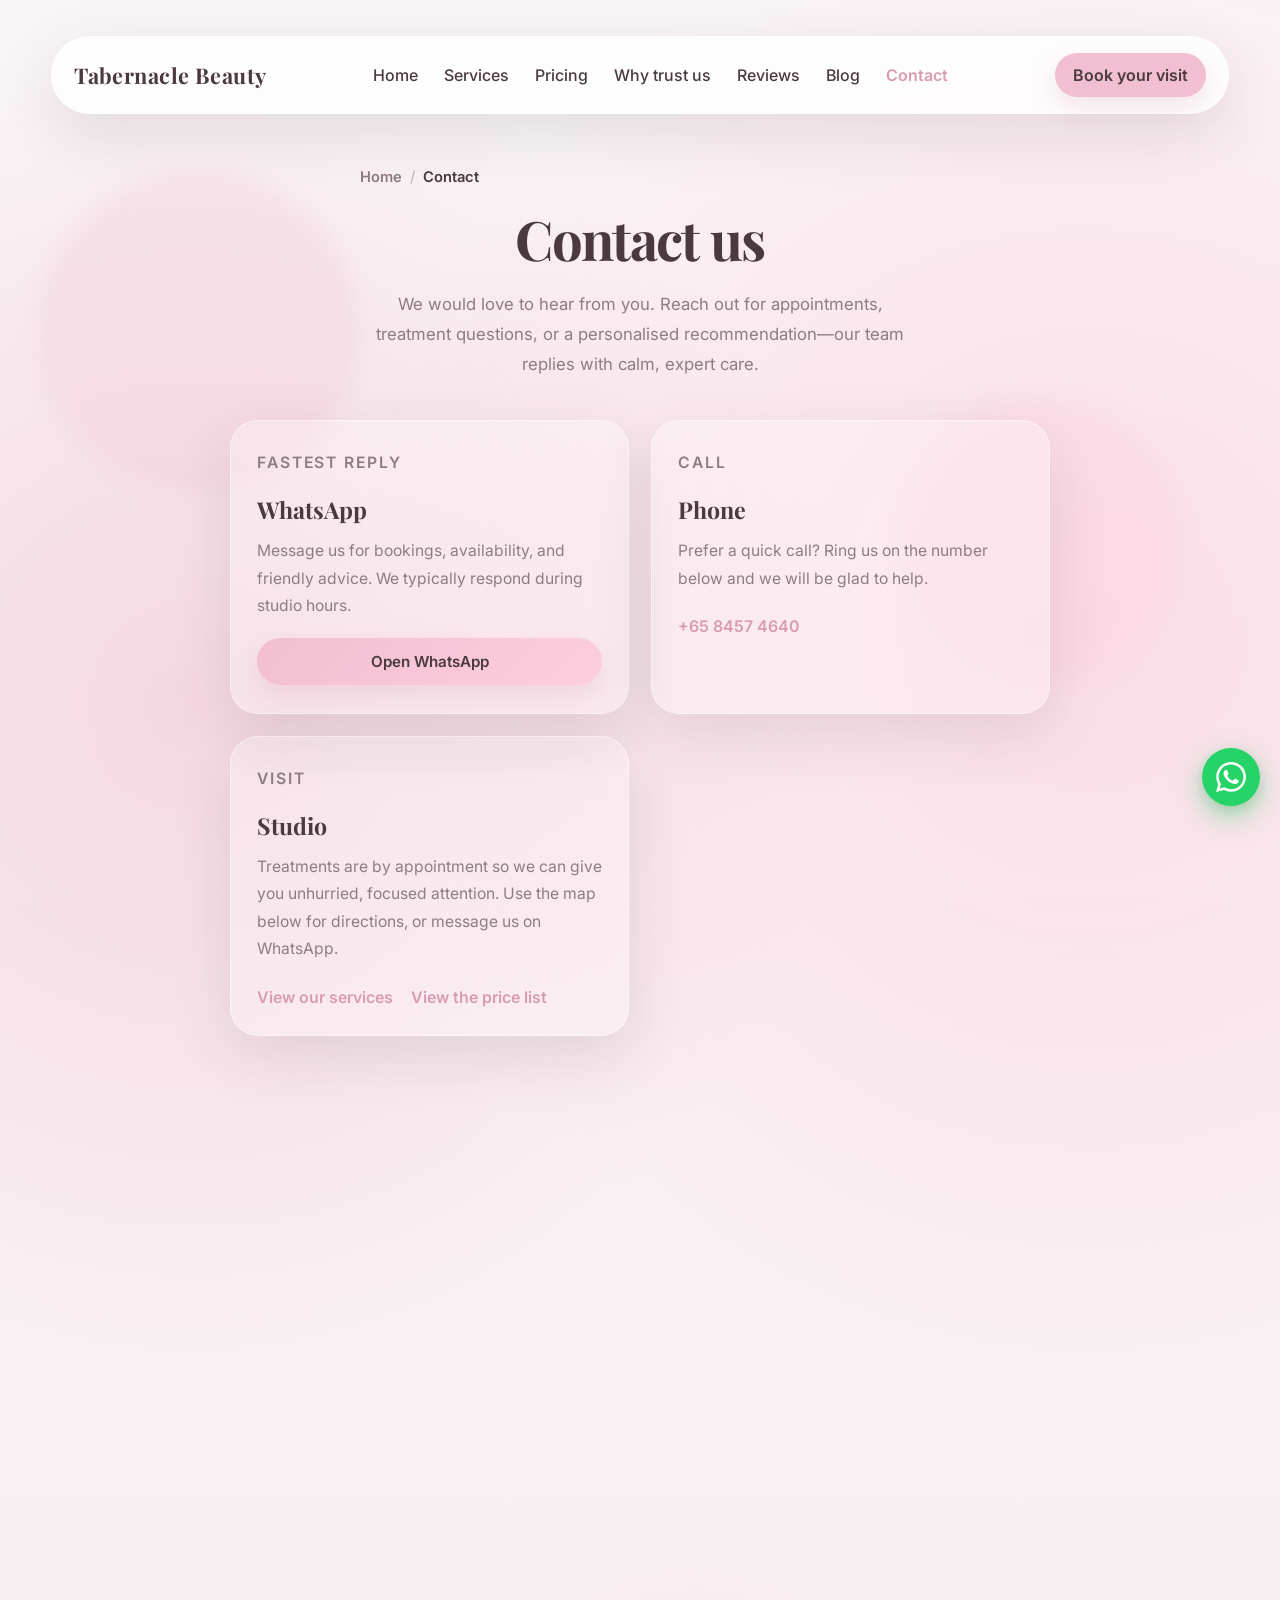
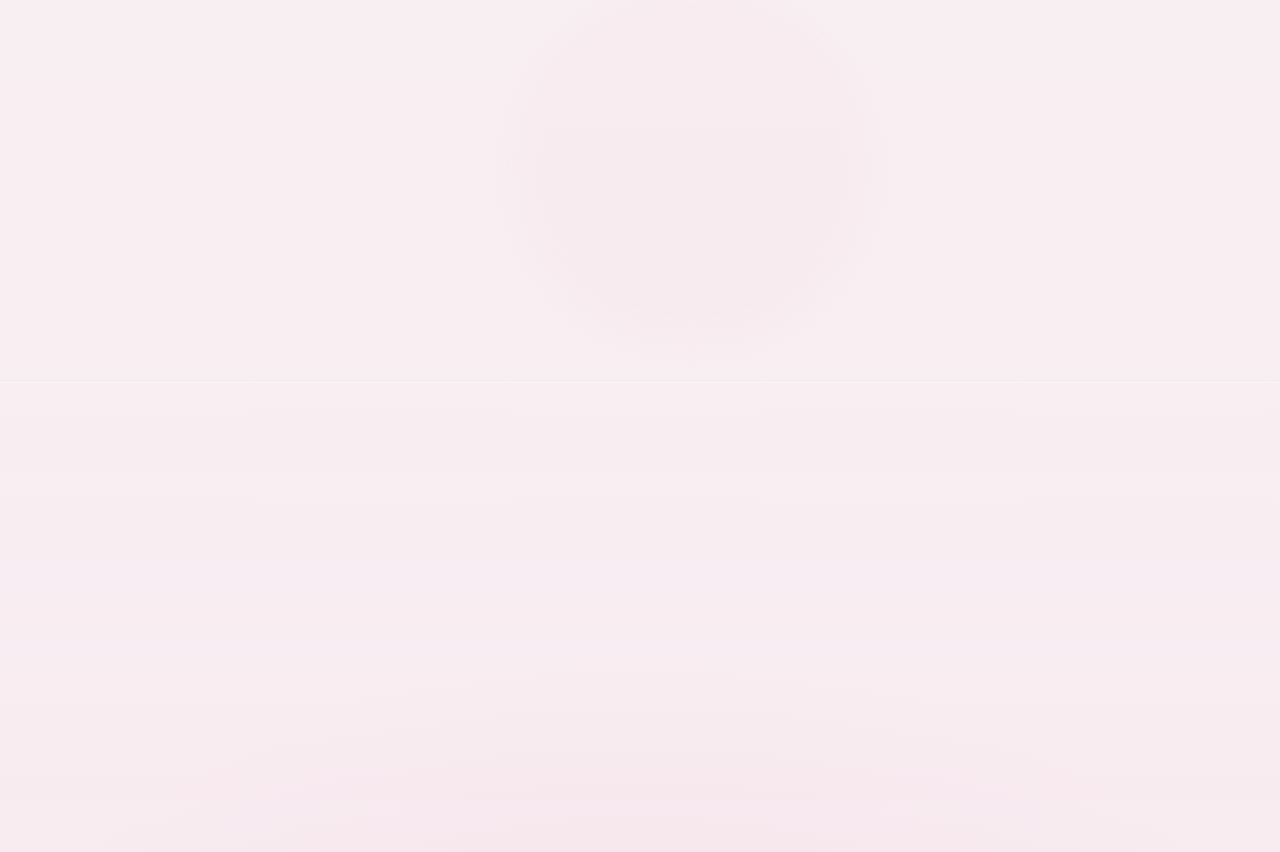
<file: contact.html>
<!DOCTYPE html>
<html lang="en-SG">
<head>
  <meta charset="UTF-8" />
  <meta name="viewport" content="width=device-width, initial-scale=1.0, viewport-fit=cover" />
  <meta name="theme-color" content="#D99BB3" media="(prefers-color-scheme: light)" />
  <meta name="theme-color" content="#4A3A40" media="(prefers-color-scheme: dark)" />
  <meta name="color-scheme" content="light" />
  <meta name="application-name" content="Tabernacle Beauty" />
  <meta name="apple-mobile-web-app-capable" content="yes" />
  <meta name="apple-mobile-web-app-status-bar-style" content="default" />
  <meta name="apple-mobile-web-app-title" content="Tabernacle Beauty" />
  <meta name="mobile-web-app-capable" content="yes" />
  <meta name="format-detection" content="telephone=yes" />

  <title>Contact — Tabernacle Beauty | Book &amp; Enquiries Singapore</title>
  <meta name="description" content="Contact Tabernacle Beauty — WhatsApp, phone, and studio enquiries. Book brow styling, facials, or Brazilian waxing in our Singapore boutique studio." />
  <meta name="keywords" content="Tabernacle Beauty contact, beauty salon Singapore contact, book facial Singapore, brow appointment WhatsApp, waxing studio Singapore, +65 8457 4640" />
  <meta name="author" content="Tabernacle Beauty" />
  <meta name="robots" content="index, follow" />
  <link rel="canonical" href="https://www.tabernaclebeauty.com/contact.html" />
  <link rel="alternate" hreflang="en-SG" href="https://www.tabernaclebeauty.com/contact.html" />
  <link rel="alternate" hreflang="x-default" href="https://www.tabernaclebeauty.com/contact.html" />
  <link rel="alternate" type="text/plain" href="https://www.tabernaclebeauty.com/llms.txt" title="LLM-readable site summary" />

  <meta property="og:site_name" content="Tabernacle Beauty" />
  <meta property="og:type" content="website" />
  <meta property="og:locale" content="en_SG" />
  <meta property="og:title" content="Contact — Tabernacle Beauty | Book &amp; Enquiries" />
  <meta property="og:description" content="Reach Tabernacle Beauty on WhatsApp or phone for appointments and questions. Refined beauty, expert care." />
  <meta property="og:url" content="https://www.tabernaclebeauty.com/contact.html" />
  <meta property="og:image" content="https://www.tabernaclebeauty.com/Assets/og-cover.jpg" />
  <meta property="og:image:width" content="1200" />
  <meta property="og:image:height" content="630" />
  <meta property="og:image:type" content="image/jpeg" />
  <meta property="og:image:alt" content="Tabernacle Beauty studio in Tampines, Singapore" />

  <meta name="twitter:card" content="summary_large_image" />
  <meta name="twitter:title" content="Contact — Tabernacle Beauty" />
  <meta name="twitter:description" content="WhatsApp, phone, and studio enquiries — book your visit today." />
  <meta name="twitter:image" content="https://www.tabernaclebeauty.com/Assets/og-cover.jpg" />
  <meta name="twitter:image:alt" content="Tabernacle Beauty studio in Tampines, Singapore" />

  <link rel="manifest" href="manifest.json" />
  <link rel="icon" type="image/png" href="Assets/icons/favicon-32.png" sizes="32x32" />
  <link rel="icon" type="image/png" href="Assets/icons/icon-192.png" sizes="192x192" />
  <link rel="apple-touch-icon" href="Assets/icons/apple-touch-icon.png" />

  <link rel="preconnect" href="https://fonts.googleapis.com">
  <link rel="preconnect" href="https://fonts.gstatic.com" crossorigin>
  <link rel="preload" as="style" href="https://fonts.googleapis.com/css2?family=Playfair+Display:wght@600;700&family=Inter:wght@400;500;600;700&display=swap">
  <link rel="stylesheet" href="https://fonts.googleapis.com/css2?family=Playfair+Display:wght@600;700&family=Inter:wght@400;500;600;700&display=swap" media="print" onload="this.media='all'">
  <noscript><link rel="stylesheet" href="https://fonts.googleapis.com/css2?family=Playfair+Display:wght@600;700&family=Inter:wght@400;500;600;700&display=swap"></noscript>
  <link rel="preload" href="styles.css" as="style">
  <link rel="stylesheet" href="styles.css" />
</head>
<body class="page-contact">
  <div class="container navbar">
    <div class="nav-inner">
      <a href="index.html" class="brand">Tabernacle Beauty</a>

      <ul class="nav-links">
        <li><a href="index.html#home">Home</a></li>
        <li><a href="index.html#services">Services</a></li>
        <li><a href="pricing.html">Pricing</a></li>
        <li><a href="services-trust.html">Why trust us</a></li>
        <li><a href="index.html#reviews">Reviews</a></li>
        <li><a href="blog.html">Blog</a></li>
        <li><a href="contact.html" aria-current="page">Contact</a></li>
      </ul>

      <a
        href="https://wa.me/6584574640"
        class="nav-cta"
        target="_blank"
        rel="noopener noreferrer"
        aria-label="Book your visit on WhatsApp"
      >Book your visit</a>

      <button
        type="button"
        class="nav-burger"
        id="navBurger"
        aria-label="Open menu"
        aria-expanded="false"
        aria-controls="navMobileDrawer"
      >
        <span class="nav-burger__line" aria-hidden="true"></span>
        <span class="nav-burger__line" aria-hidden="true"></span>
        <span class="nav-burger__line" aria-hidden="true"></span>
      </button>
    </div>
  </div>

  <div
    class="nav-mobile-drawer"
    id="navMobileDrawer"
    role="dialog"
    aria-modal="true"
    aria-label="Site menu"
    aria-hidden="true"
  >
    <div class="nav-mobile-drawer__backdrop"></div>
    <div class="nav-mobile-drawer__panel">
      <header class="nav-mobile-drawer__header">
        <a href="index.html" class="nav-mobile-drawer__brand">Tabernacle Beauty</a>
        <button type="button" class="nav-mobile-drawer__close" id="navDrawerClose" aria-label="Close menu">
          <span aria-hidden="true"></span>
          <span aria-hidden="true"></span>
        </button>
      </header>

      <div class="nav-mobile-drawer__body">
        <p class="nav-mobile-drawer__label">Menu</p>
        <nav class="nav-mobile-drawer__links" aria-label="Primary">
          <a href="index.html#home" class="nav-mobile-drawer__link">Home</a>
          <a href="index.html#services" class="nav-mobile-drawer__link">Services</a>
          <a href="pricing.html" class="nav-mobile-drawer__link">Pricing</a>
          <a href="services-trust.html" class="nav-mobile-drawer__link">Why trust us</a>
          <a href="index.html#reviews" class="nav-mobile-drawer__link">Reviews</a>
          <a href="blog.html" class="nav-mobile-drawer__link">Blog</a>
          <a href="contact.html" class="nav-mobile-drawer__link" aria-current="page">Contact</a>
        </nav>

        <p class="nav-mobile-drawer__label">Signature treatments</p>
        <nav class="nav-mobile-drawer__links" aria-label="Treatments">
          <a href="index.html#service-brows" class="nav-mobile-drawer__link nav-mobile-drawer__link--accent">Brow styling</a>
          <a href="index.html#service-facials" class="nav-mobile-drawer__link nav-mobile-drawer__link--accent">Facial treatments</a>
          <a href="index.html#service-waxing" class="nav-mobile-drawer__link nav-mobile-drawer__link--accent">Body waxing</a>
          <a href="index.html#service-threading" class="nav-mobile-drawer__link nav-mobile-drawer__link--accent">Threading</a>
          <a href="pricing.html" class="nav-mobile-drawer__link nav-mobile-drawer__link--accent">Full price list</a>
        </nav>

        <a
          href="https://wa.me/6584574640"
          class="nav-mobile-drawer__cta"
          target="_blank"
          rel="noopener noreferrer"
        >Book your visit on WhatsApp</a>
      </div>
    </div>
  </div>

  <main class="contact-main">
    <div class="contact-main__bg" aria-hidden="true">
      <div class="blob one"></div>
      <div class="blob two"></div>
      <div class="blob three"></div>
    </div>

    <div class="container contact-main__inner">
      <header class="contact-intro">
        <nav class="breadcrumbs" aria-label="Breadcrumb">
          <ol>
            <li><a href="index.html">Home</a></li>
            <li aria-current="page">Contact</li>
          </ol>
        </nav>
        <h1>Contact us</h1>
        <p>
          We would love to hear from you. Reach out for appointments, treatment questions, or a personalised recommendation—our team replies with calm, expert care.
        </p>
      </header>

      <div class="contact-grid">
        <article class="contact-panel">
          <p class="contact-panel__eyebrow">Fastest reply</p>
          <h2>WhatsApp</h2>
          <p>
            Message us for bookings, availability, and friendly advice. We typically respond during studio hours.
          </p>
          <div class="contact-panel__actions">
            <a
              href="https://wa.me/6584574640"
              class="contact-panel__btn contact-panel__btn--primary"
              target="_blank"
              rel="noopener noreferrer"
            >Open WhatsApp</a>
          </div>
        </article>

        <article class="contact-panel">
          <p class="contact-panel__eyebrow">Call</p>
          <h2>Phone</h2>
          <p>
            Prefer a quick call? Ring us on the number below and we will be glad to help.
          </p>
          <a class="contact-panel__link" href="tel:+6584574640">+65 8457 4640</a>
        </article>

        <article class="contact-panel">
          <p class="contact-panel__eyebrow">Visit</p>
          <h2>Studio</h2>
          <p>
            Treatments are by appointment so we can give you unhurried, focused attention. Use the map below for directions, or message us on WhatsApp.
          </p>
          <a href="index.html#services" class="contact-panel__link">View our services</a>
          <a href="pricing.html" class="contact-panel__link">View the price list</a>
        </article>
      </div>

      <section class="map-section map-section--contact" aria-labelledby="contact-map-heading">
        <div class="section-header map-section__header">
          <h2 id="contact-map-heading">Find us</h2>
          <p>Tabernacle Beauty Service — tap or scroll the map to explore the area.</p>
        </div>
        <div class="map-embed">
          <iframe
          title="Tabernacle Beauty Service on Google Maps"
          src="https://www.google.com/maps/embed?pb=!1m18!1m12!1m3!1d3988.680837539447!2d103.93672647496574!3d1.3681817986188816!2m3!1f0!2f0!3f0!3m2!1i1024!2i768!4f13.1!3m3!1m2!1s0x31da3d375ad7b3f9%3A0x6515897c9329d223!2sTabernacle%20Beauty%20Service!5e0!3m2!1sen!2ssg!4v1774504285625!5m2!1sen!2ssg"
          width="960"
          height="600"
          allowfullscreen=""
            loading="lazy"
            referrerpolicy="no-referrer-when-downgrade"
          ></iframe>
        </div>
      </section>
    </div>
  </main>

  <footer class="footer" id="footer">
    <div class="container">
      <div class="footer__inner">
        <div class="footer__brand">
          <a href="index.html#home" class="footer__logo">Tabernacle Beauty</a>
          <p class="footer__tagline">
            Refined beauty, softly perfected — brows, lashes, skin, and waxing in Singapore.
          </p>
        </div>

        <nav class="footer__col" aria-labelledby="footer-explore-heading">
          <h2 class="footer__heading" id="footer-explore-heading">Explore</h2>
          <ul class="footer__links">
            <li><a href="index.html#home">Home</a></li>
            <li><a href="index.html#services">Services</a></li>
            <li><a href="pricing.html">Pricing</a></li>
            <li><a href="services-trust.html">Why trust us</a></li>
            <li><a href="blog.html">Blog</a></li>
            <li><a href="index.html#faq">FAQ</a></li>
            <li><a href="index.html#reviews">Reviews</a></li>
            <li><a href="index.html#visit">Visit &amp; map</a></li>
            <li><a href="contact.html" aria-current="page">Contact</a></li>
          </ul>
        </nav>

        <nav class="footer__col" aria-labelledby="footer-services-heading">
          <h2 class="footer__heading" id="footer-services-heading">Treatments</h2>
          <ul class="footer__links">
            <li><a href="index.html#service-brows">Brow styling</a></li>
            <li><a href="index.html#service-facials">Facial treatments</a></li>
            <li><a href="index.html#service-waxing">Body waxing</a></li>
            <li><a href="index.html#service-threading">Full face threading</a></li>
            <li><a href="index.html#service-lashes">Eyelash extensions</a></li>
            <li><a href="pricing.html">Full price list</a></li>
            <li><a href="blog.html">Care guides</a></li>
            <li><a href="index.html#services">All services</a></li>
          </ul>
        </nav>

        <div class="footer__col" aria-labelledby="footer-book-heading">
          <h2 class="footer__heading" id="footer-book-heading">Book</h2>
          <ul class="footer__links">
            <li>
              <a href="https://wa.me/6584574640" target="_blank" rel="noopener noreferrer">WhatsApp</a>
            </li>
            <li><a href="contact.html">Contact form &amp; details</a></li>
          </ul>
          <p class="footer__cta-hint">Appointments recommended — message us for your preferred time.</p>
        </div>
      </div>

      <div class="footer__bottom">
        <p class="footer__copyright">© 2026 Tabernacle Beauty. All rights reserved.</p>
        <p class="footer__fine">Expert care you can trust. | <a href="llms.txt">AI site summary</a> | Made by <a href="https://webwizardsg.com" target="_blank" rel="noopener noreferrer">Web Wizards SG</a></p>
      </div>
    </div>
  </footer>

  <!-- Elfsight AI Chatbot | Tabernacle Beauty -->
  <div class="elfsight-ai-chat" aria-label="AI chat assistant">
    <div class="elfsight-app-9d5edfd9-27d3-4846-9f54-422f2a305441" data-elfsight-app-lazy></div>
  </div>

  <a
    class="whatsapp-float"
    href="https://wa.me/6584574640"
    target="_blank"
    rel="noopener noreferrer"
    aria-label="Chat on WhatsApp with Tabernacle Beauty"
    title="WhatsApp +65 8457 4640"
  >
    <svg class="whatsapp-float__icon" viewBox="0 0 24 24" aria-hidden="true">
      <path
        fill="currentColor"
        d="M17.472 14.382c-.297-.149-1.758-.867-2.03-.967-.273-.099-.471-.148-.67.15-.197.297-.767.966-.94 1.164-.173.199-.347.223-.644.075-.297-.15-1.255-.463-2.39-1.475-.883-.788-1.48-1.761-1.653-2.059-.173-.297-.018-.458.13-.606.134-.133.298-.347.446-.52.149-.174.198-.298.298-.497.099-.198.05-.371-.025-.52-.075-.149-.669-1.612-.916-2.207-.242-.579-.487-.5-.669-.51-.173-.008-.371-.01-.57-.01-.198 0-.52.074-.792.372-.272.297-1.04 1.016-1.04 2.479 0 1.462 1.065 2.875 1.213 3.074.149.198 2.096 3.2 5.077 4.487.709.306 1.262.489 1.694.625.712.227 1.36.195 1.871.118.571-.085 1.758-.719 2.006-1.413.248-.694.248-1.289.173-1.413-.074-.124-.272-.198-.57-.347m-5.421 7.403h-.004a9.87 9.87 0 01-5.031-1.378l-.361-.214-3.741.982.998-3.648-.235-.374a9.86 9.86 0 01-1.51-5.26c.001-5.45 4.436-9.884 9.888-9.884 2.64 0 5.122 1.03 6.988 2.898a9.825 9.825 0 012.893 6.994c-.003 5.45-4.435 9.884-9.885 9.884m8.413-18.297A11.815 11.815 0 0012.05 0C5.495 0 .16 5.335.157 11.892c0 2.096.547 4.142 1.588 5.945L.057 24l6.305-1.654a11.882 11.882 0 005.683 1.448h.005c6.554 0 11.89-5.335 11.893-11.893a11.821 11.821 0 00-3.48-8.413z"
      />
    </svg>
  </a>

  <script>
    (function () {
      const drawer = document.getElementById("navMobileDrawer");
      const burger = document.getElementById("navBurger");
      const closeBtn = document.getElementById("navDrawerClose");
      const backdrop = drawer.querySelector(".nav-mobile-drawer__backdrop");

      function openDrawer() {
        drawer.classList.add("is-open");
        drawer.setAttribute("aria-hidden", "false");
        burger.classList.add("is-open");
        burger.setAttribute("aria-expanded", "true");
        document.body.classList.add("nav-drawer-open");
      }

      function closeDrawer() {
        drawer.classList.remove("is-open");
        drawer.setAttribute("aria-hidden", "true");
        burger.classList.remove("is-open");
        burger.setAttribute("aria-expanded", "false");
        document.body.classList.remove("nav-drawer-open");
      }

      function toggleDrawer() {
        if (drawer.classList.contains("is-open")) {
          closeDrawer();
        } else {
          openDrawer();
        }
      }

      burger.addEventListener("click", toggleDrawer);
      closeBtn.addEventListener("click", closeDrawer);
      backdrop.addEventListener("click", closeDrawer);

      drawer.querySelectorAll("a[href]").forEach((link) => {
        link.addEventListener("click", () => {
          closeDrawer();
        });
      });

      document.addEventListener("keydown", (e) => {
        if (e.key === "Escape" && drawer.classList.contains("is-open")) {
          closeDrawer();
        }
      });

      window.addEventListener("resize", () => {
        if (window.matchMedia("(min-width: 981px)").matches && drawer.classList.contains("is-open")) {
          closeDrawer();
        }
      });
    })();
  </script>
  <script>
    window.addEventListener("load", function () {
      var elf = document.createElement("script");
      elf.src = "https://elfsightcdn.com/platform.js";
      elf.async = true;
      document.body.appendChild(elf);
    });
  </script>
  <script type="application/ld+json">
{
  "@context": "https://schema.org",
  "@graph": [
    {
      "@type": "WebSite",
      "@id": "https://www.tabernaclebeauty.com/#website",
      "url": "https://www.tabernaclebeauty.com/",
      "name": "Tabernacle Beauty",
      "description": "Brows, lashes, facials, creambath hair, threading, eyebrow embroidery, henna brows, hair colouring, makeup, and body waxing in Tampines, Singapore. Book on WhatsApp.",
      "inLanguage": "en-SG",
      "publisher": {
        "@id": "https://www.tabernaclebeauty.com/#business"
      }
    },
    {
      "@type": "ContactPage",
      "@id": "https://www.tabernaclebeauty.com/contact.html#webpage",
      "url": "https://www.tabernaclebeauty.com/contact.html",
      "name": "Contact — Tabernacle Beauty | Book & Enquiries Singapore",
      "description": "WhatsApp, phone, and studio enquiries for Tabernacle Beauty in Tampines, Singapore.",
      "isPartOf": {
        "@id": "https://www.tabernaclebeauty.com/#website"
      },
      "about": {
        "@id": "https://www.tabernaclebeauty.com/#business"
      },
      "inLanguage": "en-SG",
      "primaryImageOfPage": {
        "@type": "ImageObject",
        "url": "https://www.tabernaclebeauty.com/Assets/og-cover.jpg",
        "width": 1200,
        "height": 630
      },
      "dateModified": "2026-09-28",
      "mainEntity": {
        "@id": "https://www.tabernaclebeauty.com/#business"
      }
    },
    {
      "@type": "BeautySalon",
      "@id": "https://www.tabernaclebeauty.com/#business",
      "name": "Tabernacle Beauty",
      "alternateName": "Tabernacle Beauty Service",
      "url": "https://www.tabernaclebeauty.com/",
      "image": "https://www.tabernaclebeauty.com/Assets/og-cover.jpg",
      "logo": {
        "@type": "ImageObject",
        "url": "https://www.tabernaclebeauty.com/Assets/icons/icon-512.png",
        "width": 512,
        "height": 512
      },
      "description": "Expert brow styling, facials, body waxing, hair colouring, lash extensions, makeup, creambath, threading, eyebrow embroidery, and henna brows in a calm Tampines, Singapore studio. Appointments recommended; eyebrow threading welcomes walk-ins.",
      "telephone": "+6584574640",
      "currenciesAccepted": "SGD",
      "priceRange": "$$",
      "address": {
        "@type": "PostalAddress",
        "addressLocality": "Tampines",
        "addressRegion": "Singapore",
        "addressCountry": "SG"
      },
      "geo": {
        "@type": "GeoCoordinates",
        "latitude": 1.368182,
        "longitude": 103.936726
      },
      "hasMap": "https://www.google.com/maps/place/Tabernacle+Beauty+Service/",
      "sameAs": [
        "https://www.google.com/maps/place/Tabernacle+Beauty+Service/"
      ],
      "areaServed": [
        {
          "@type": "City",
          "name": "Tampines"
        },
        {
          "@type": "Country",
          "name": "Singapore"
        }
      ],
      "knowsLanguage": "en",
      "employee": {
        "@type": "Person",
        "name": "Jessyca",
        "jobTitle": "Owner and brow specialist"
      },
      "contactPoint": {
        "@type": "ContactPoint",
        "telephone": "+6584574640",
        "contactType": "reservations",
        "availableLanguage": [
          "English"
        ],
        "areaServed": "SG",
        "url": "https://wa.me/6584574640"
      },
      "potentialAction": {
        "@type": "ReserveAction",
        "name": "Book on WhatsApp",
        "target": {
          "@type": "EntryPoint",
          "urlTemplate": "https://wa.me/6584574640",
          "actionPlatform": [
            "https://schema.org/DesktopWebPlatform",
            "https://schema.org/MobileWebPlatform"
          ]
        }
      },
      "hasOfferCatalog": {
        "@id": "https://www.tabernaclebeauty.com/pricing.html#offer-catalog"
      },
      "aggregateRating": {
        "@type": "AggregateRating",
        "ratingValue": "4.9",
        "bestRating": "5",
        "worstRating": "1",
        "ratingCount": "100"
      }
    },
    {
      "@type": "BreadcrumbList",
      "@id": "https://www.tabernaclebeauty.com/contact.html#breadcrumb",
      "itemListElement": [
        {
          "@type": "ListItem",
          "position": 1,
          "name": "Home",
          "item": "https://www.tabernaclebeauty.com/"
        },
        {
          "@type": "ListItem",
          "position": 2,
          "name": "Contact",
          "item": "https://www.tabernaclebeauty.com/contact.html"
        }
      ]
    }
  ]
}
  </script>
</body>
</html>
</file>
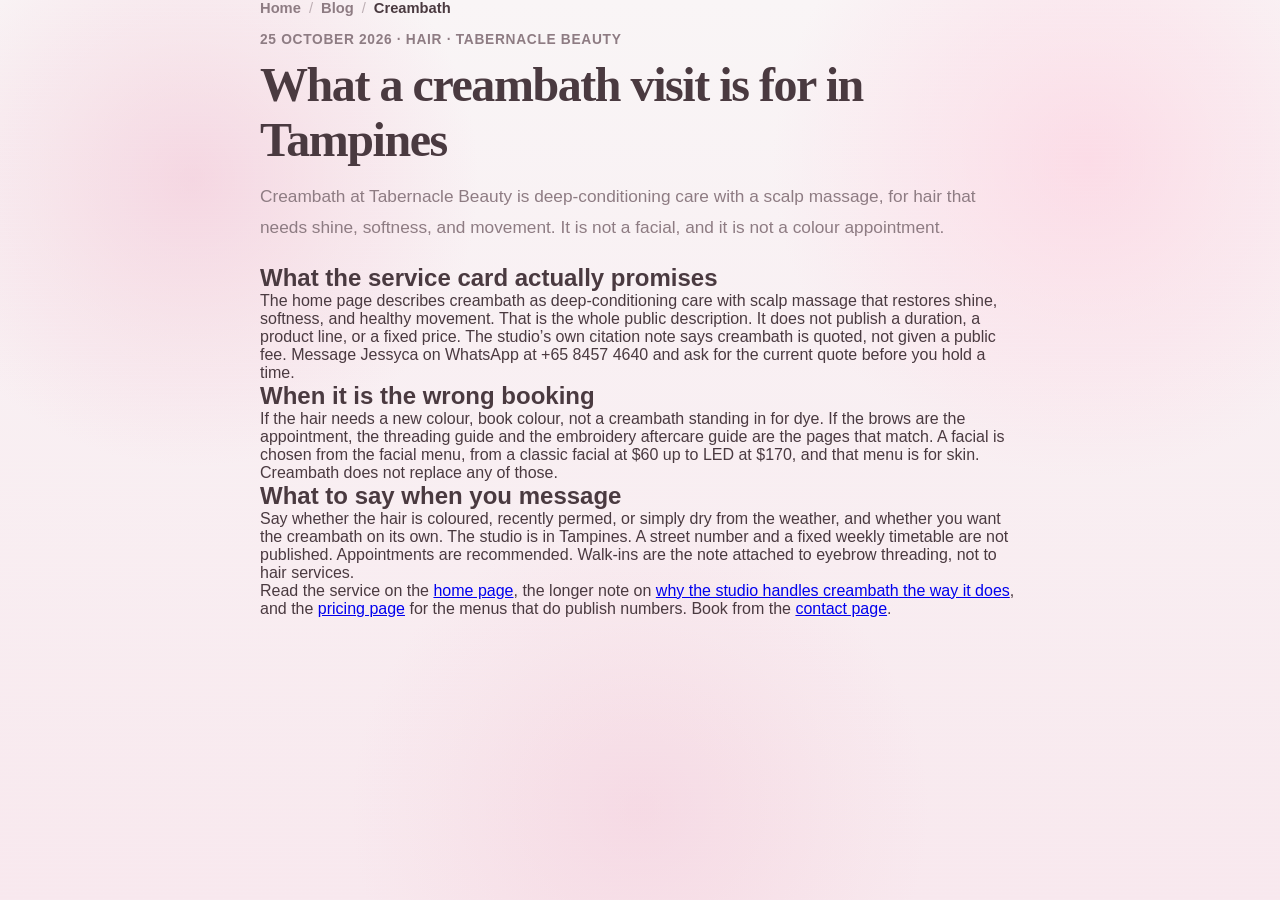
<file: creambath-hair-treatment-tampines.html>
<!DOCTYPE html>
<html lang="en-SG">
<head>
  <meta charset="UTF-8" />
  <meta name="viewport" content="width=device-width, initial-scale=1.0" />
  <title>What a Creambath Visit Is For | Tabernacle Beauty</title>
  <meta name="description" content="Creambath at Tabernacle Beauty in Tampines is a deep-conditioning hair treatment with scalp massage. The price is quoted on WhatsApp, not listed as a fixed fee." />
  <link rel="canonical" href="https://www.tabernaclebeauty.com/creambath-hair-treatment-tampines.html" />
  <meta name="robots" content="index, follow" />
  <meta property="og:type" content="article" />
  <meta property="og:title" content="What a creambath visit is for in Tampines" />
  <meta property="og:description" content="Deep-conditioning creambath with scalp massage at Tabernacle Beauty. Price quoted with Jessyca, not published as a fixed fee." />
  <meta property="og:url" content="https://www.tabernaclebeauty.com/creambath-hair-treatment-tampines.html" />
  <meta property="og:image" content="https://www.tabernaclebeauty.com/Assets/og-cover.jpg" />
  <meta property="article:published_time" content="2026-10-25" />
  <link rel="stylesheet" href="styles.css" />
  <script type="application/ld+json">
  {
    "@context": "https://schema.org",
    "@type": "BlogPosting",
    "headline": "What a creambath visit is for in Tampines",
    "datePublished": "2026-10-25",
    "dateModified": "2026-10-25",
    "image": "https://www.tabernaclebeauty.com/Assets/og-cover.jpg",
    "description": "Creambath at Tabernacle Beauty in Tampines is a deep-conditioning hair treatment with scalp massage. The price is quoted on WhatsApp.",
    "author": { "@type": "Organization", "name": "Tabernacle Beauty" },
    "publisher": { "@type": "Organization", "name": "Tabernacle Beauty" },
    "mainEntityOfPage": "https://www.tabernaclebeauty.com/creambath-hair-treatment-tampines.html"
  }
  </script>
</head>
<body>
<main class="article-main" id="main">
  <article class="container article-layout">
    <nav class="breadcrumbs" aria-label="Breadcrumb">
      <ol>
        <li><a href="index.html">Home</a></li>
        <li><a href="blog.html">Blog</a></li>
        <li aria-current="page">Creambath</li>
      </ol>
    </nav>
    <p class="article-kicker">25 October 2026 · Hair · Tabernacle Beauty</p>
    <h1>What a creambath visit is for in Tampines</h1>
    <p class="article-lede">Creambath at Tabernacle Beauty is deep-conditioning care with a scalp massage, for hair that needs shine, softness, and movement. It is not a facial, and it is not a colour appointment.</p>
    <h2>What the service card actually promises</h2>
    <p>The home page describes creambath as deep-conditioning care with scalp massage that restores shine, softness, and healthy movement. That is the whole public description. It does not publish a duration, a product line, or a fixed price. The studio’s own citation note says creambath is quoted, not given a public fee. Message Jessyca on WhatsApp at +65 8457 4640 and ask for the current quote before you hold a time.</p>
    <h2>When it is the wrong booking</h2>
    <p>If the hair needs a new colour, book colour, not a creambath standing in for dye. If the brows are the appointment, the threading guide and the embroidery aftercare guide are the pages that match. A facial is chosen from the facial menu, from a classic facial at $60 up to LED at $170, and that menu is for skin. Creambath does not replace any of those.</p>
    <h2>What to say when you message</h2>
    <p>Say whether the hair is coloured, recently permed, or simply dry from the weather, and whether you want the creambath on its own. The studio is in Tampines. A street number and a fixed weekly timetable are not published. Appointments are recommended. Walk-ins are the note attached to eyebrow threading, not to hair services.</p>
    <p>Read the service on the <a href="index.html#service-creambath">home page</a>, the longer note on <a href="services-trust.html#trust-creambath">why the studio handles creambath the way it does</a>, and the <a href="pricing.html">pricing page</a> for the menus that do publish numbers. Book from the <a href="contact.html">contact page</a>.</p>
  </article>
</main>
</body>
</html>
</file>
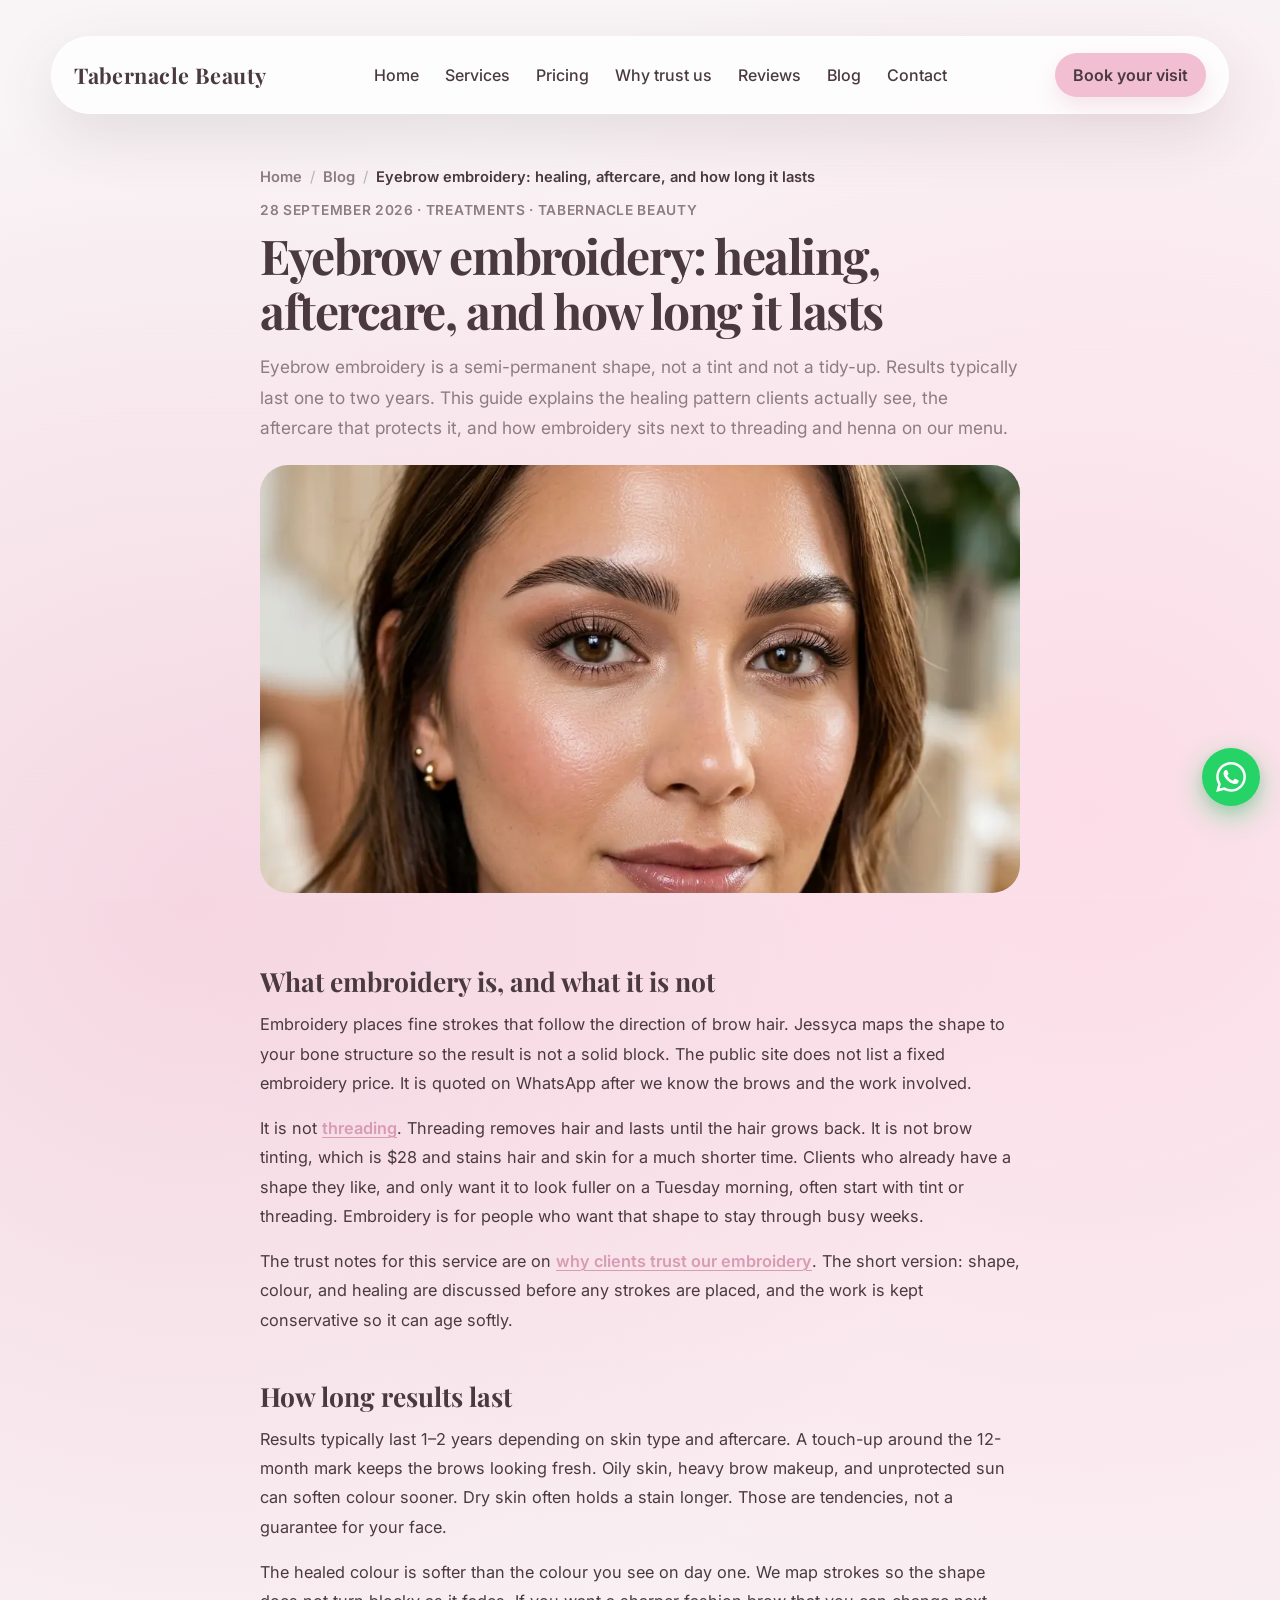
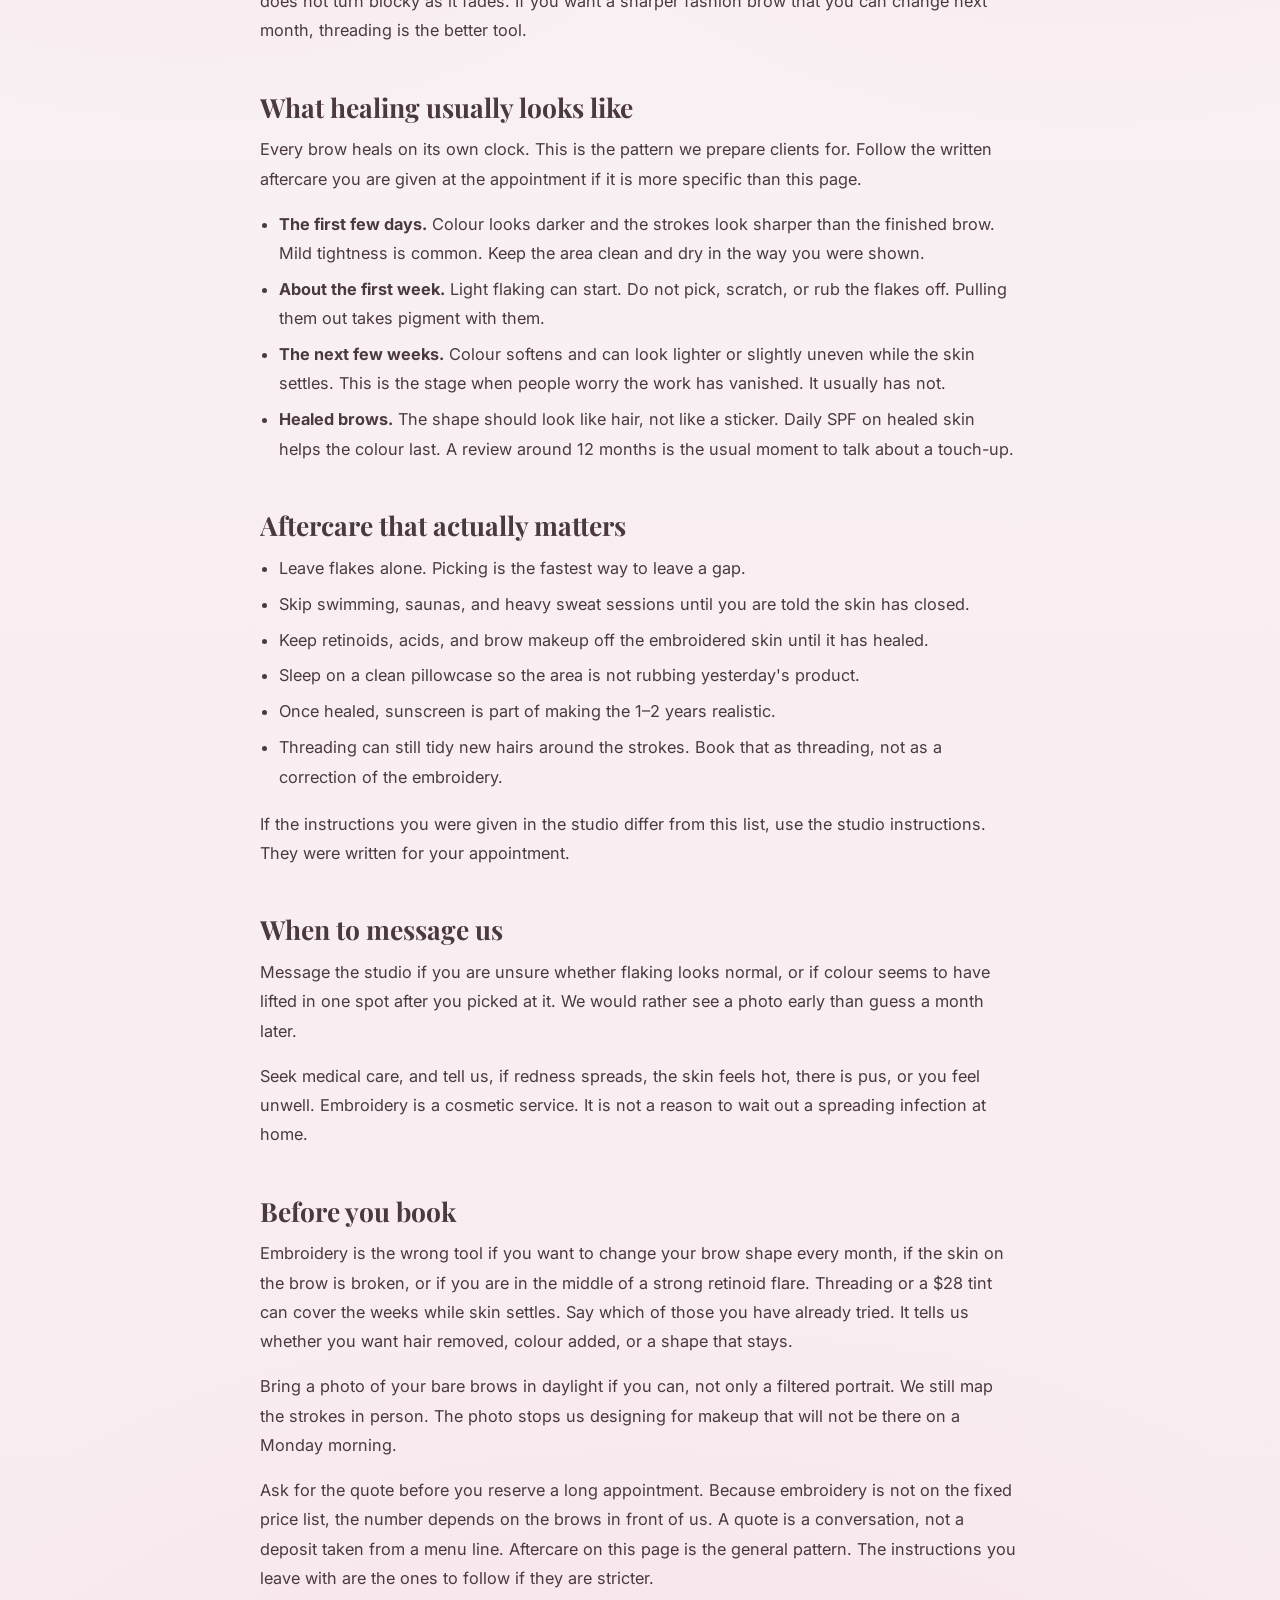
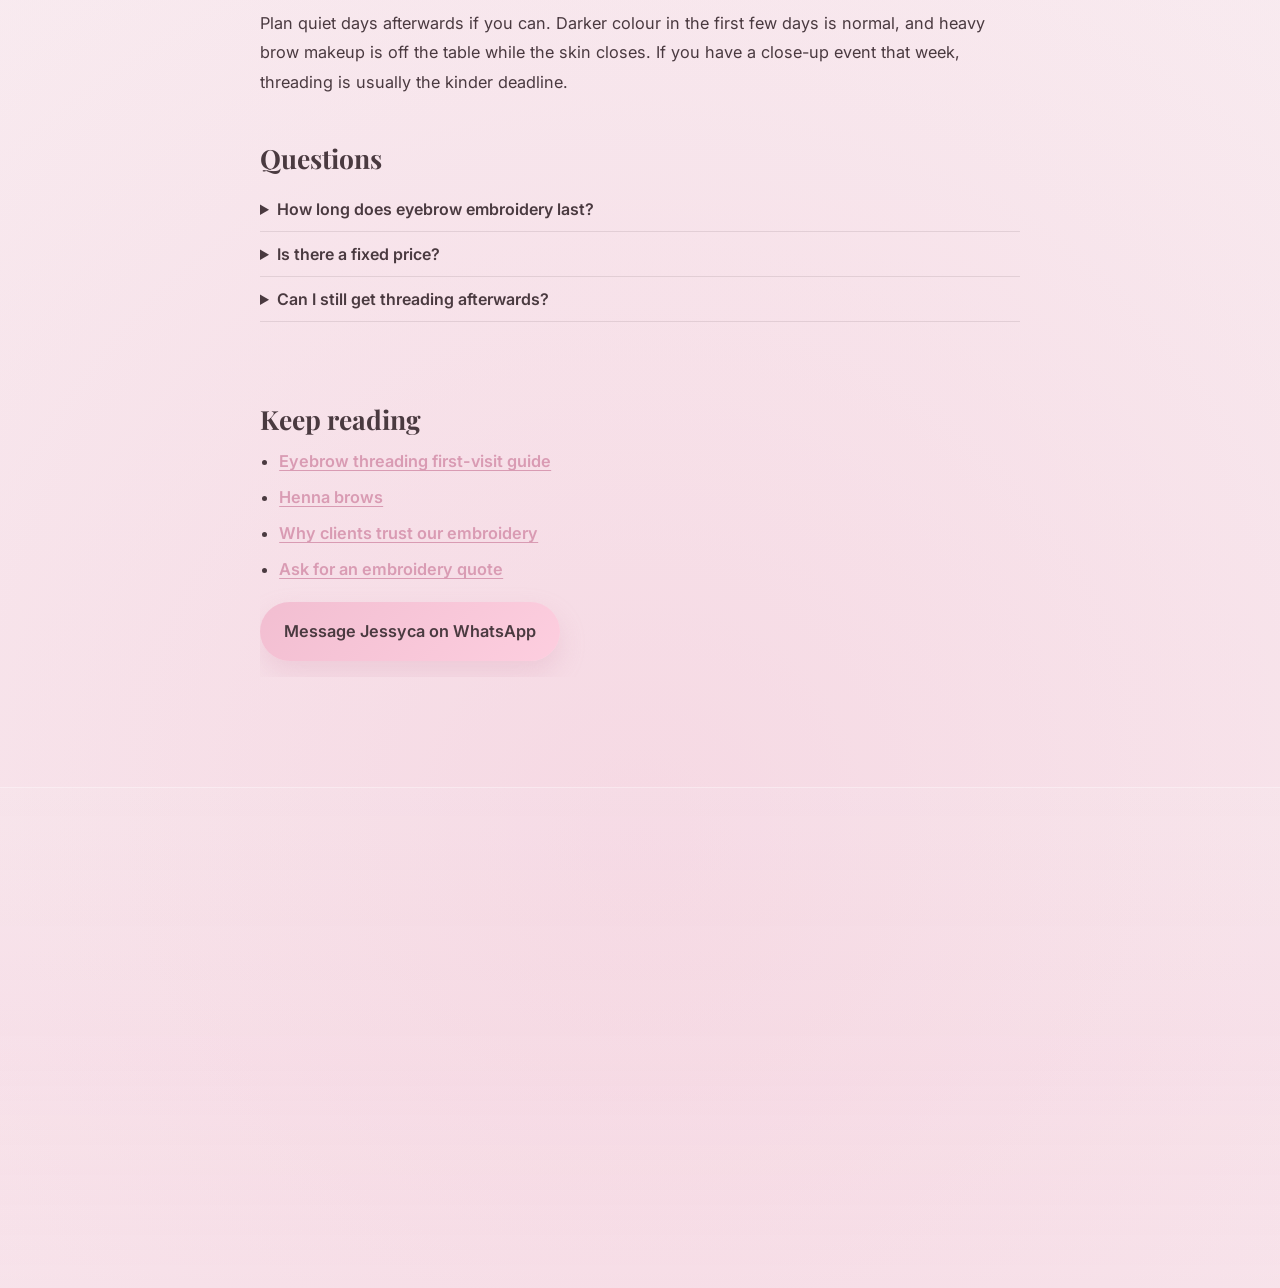
<file: eyebrow-embroidery-aftercare.html>
<!DOCTYPE html>
<html lang="en-SG">
<head>
  <meta charset="UTF-8" />
  <meta name="viewport" content="width=device-width, initial-scale=1.0, viewport-fit=cover" />
  <meta name="theme-color" content="#D99BB3" media="(prefers-color-scheme: light)" />
  <meta name="theme-color" content="#4A3A40" media="(prefers-color-scheme: dark)" />
  <meta name="color-scheme" content="light" />
  <meta name="application-name" content="Tabernacle Beauty" />
  <meta name="apple-mobile-web-app-capable" content="yes" />
  <meta name="apple-mobile-web-app-status-bar-style" content="default" />
  <meta name="apple-mobile-web-app-title" content="Tabernacle Beauty" />
  <meta name="mobile-web-app-capable" content="yes" />
  <meta name="format-detection" content="telephone=yes" />

  <title>Eyebrow embroidery: healing, aftercare, and how long it lasts | Tabernacle Beauty</title>
  <meta name="description" content="How long eyebrow embroidery lasts, what healing usually looks like, and how it differs from threading and henna at Tabernacle Beauty in Tampines. Price is quoted, not listed." />
  <meta name="author" content="Tabernacle Beauty" />
  <meta name="robots" content="index, follow" />
  <link rel="canonical" href="https://www.tabernaclebeauty.com/eyebrow-embroidery-aftercare.html" />
  <link rel="alternate" hreflang="en-SG" href="https://www.tabernaclebeauty.com/eyebrow-embroidery-aftercare.html" />
  <link rel="alternate" hreflang="x-default" href="https://www.tabernaclebeauty.com/eyebrow-embroidery-aftercare.html" />
  <link rel="alternate" type="text/plain" href="https://www.tabernaclebeauty.com/llms.txt" title="LLM-readable site summary" />

  <meta property="og:site_name" content="Tabernacle Beauty" />
  <meta property="og:type" content="article" />
  <meta property="og:locale" content="en_SG" />
  <meta property="og:title" content="Eyebrow embroidery: healing, aftercare, and how long it lasts | Tabernacle Beauty" />
  <meta property="og:description" content="How long eyebrow embroidery lasts, what healing usually looks like, and how it differs from threading and henna at Tabernacle Beauty in Tampines. Price is quoted, not listed." />
  <meta property="og:url" content="https://www.tabernaclebeauty.com/eyebrow-embroidery-aftercare.html" />
  <meta property="og:image" content="https://www.tabernaclebeauty.com/Assets/og-cover.jpg" />
  <meta property="og:image:width" content="1200" />
  <meta property="og:image:height" content="630" />
  <meta property="og:image:type" content="image/jpeg" />
  <meta property="og:image:alt" content="Tabernacle Beauty studio in Tampines, Singapore" />
  <meta property="article:published_time" content="2026-09-28" />

  <meta name="twitter:card" content="summary_large_image" />
  <meta name="twitter:title" content="Eyebrow embroidery: healing, aftercare, and how long it lasts | Tabernacle Beauty" />
  <meta name="twitter:description" content="How long eyebrow embroidery lasts, what healing usually looks like, and how it differs from threading and henna at Tabernacle Beauty in Tampines. Price is quoted, not listed." />
  <meta name="twitter:image" content="https://www.tabernaclebeauty.com/Assets/og-cover.jpg" />
  <meta name="twitter:image:alt" content="Tabernacle Beauty studio in Tampines, Singapore" />

  <link rel="manifest" href="manifest.json" />
  <link rel="icon" type="image/png" href="Assets/icons/favicon-32.png" sizes="32x32" />
  <link rel="icon" type="image/png" href="Assets/icons/icon-192.png" sizes="192x192" />
  <link rel="apple-touch-icon" href="Assets/icons/apple-touch-icon.png" />

  <link rel="preconnect" href="https://fonts.googleapis.com">
  <link rel="preconnect" href="https://fonts.gstatic.com" crossorigin>
  <link rel="preload" as="style" href="https://fonts.googleapis.com/css2?family=Playfair+Display:wght@600;700&family=Inter:wght@400;500;600;700&display=swap">
  <link rel="stylesheet" href="https://fonts.googleapis.com/css2?family=Playfair+Display:wght@600;700&family=Inter:wght@400;500;600;700&display=swap" media="print" onload="this.media='all'">
  <noscript><link rel="stylesheet" href="https://fonts.googleapis.com/css2?family=Playfair+Display:wght@600;700&family=Inter:wght@400;500;600;700&display=swap"></noscript>
  <link rel="preload" href="styles.css" as="style">
  <link rel="preload" as="image" href="Assets/brow_shaping.webp" fetchpriority="high" />
  <link rel="stylesheet" href="styles.css" />
</head>
<body class="page-blog page-article">

  <div class="container navbar">
    <div class="nav-inner">
      <a href="index.html" class="brand">Tabernacle Beauty</a>

      <ul class="nav-links">
        <li><a href="index.html#home">Home</a></li>
        <li><a href="index.html#services">Services</a></li>
        <li><a href="pricing.html">Pricing</a></li>
        <li><a href="services-trust.html">Why trust us</a></li>
        <li><a href="index.html#reviews">Reviews</a></li>
        <li><a href="blog.html">Blog</a></li>
        <li><a href="contact.html">Contact</a></li>
      </ul>

      <a
        href="https://wa.me/6584574640"
        class="nav-cta"
        target="_blank"
        rel="noopener noreferrer"
        aria-label="Book your visit on WhatsApp"
      >Book your visit</a>

      <button
        type="button"
        class="nav-burger"
        id="navBurger"
        aria-label="Open menu"
        aria-expanded="false"
        aria-controls="navMobileDrawer"
      >
        <span class="nav-burger__line" aria-hidden="true"></span>
        <span class="nav-burger__line" aria-hidden="true"></span>
        <span class="nav-burger__line" aria-hidden="true"></span>
      </button>
    </div>
  </div>

  <div
    class="nav-mobile-drawer"
    id="navMobileDrawer"
    role="dialog"
    aria-modal="true"
    aria-label="Site menu"
    aria-hidden="true"
  >
    <div class="nav-mobile-drawer__backdrop"></div>
    <div class="nav-mobile-drawer__panel">
      <header class="nav-mobile-drawer__header">
        <a href="index.html" class="nav-mobile-drawer__brand">Tabernacle Beauty</a>
        <button type="button" class="nav-mobile-drawer__close" id="navDrawerClose" aria-label="Close menu">
          <span aria-hidden="true"></span>
          <span aria-hidden="true"></span>
        </button>
      </header>

      <div class="nav-mobile-drawer__body">
        <p class="nav-mobile-drawer__label">Menu</p>
        <nav class="nav-mobile-drawer__links" aria-label="Primary">
          <a href="index.html#home" class="nav-mobile-drawer__link">Home</a>
          <a href="index.html#services" class="nav-mobile-drawer__link">Services</a>
          <a href="pricing.html" class="nav-mobile-drawer__link">Pricing</a>
          <a href="services-trust.html" class="nav-mobile-drawer__link">Why trust us</a>
          <a href="index.html#reviews" class="nav-mobile-drawer__link">Reviews</a>
          <a href="blog.html" class="nav-mobile-drawer__link">Blog</a>
          <a href="contact.html" class="nav-mobile-drawer__link">Contact</a>
        </nav>

        <p class="nav-mobile-drawer__label">Core services</p>
        <nav class="nav-mobile-drawer__links nav-mobile-drawer__links--services" aria-label="Treatments">
          <a href="index.html#service-brows" class="nav-mobile-drawer__link nav-mobile-drawer__link--accent">Brow styling</a>
          <a href="index.html#service-facials" class="nav-mobile-drawer__link nav-mobile-drawer__link--accent">Facial treatments</a>
          <a href="index.html#service-waxing" class="nav-mobile-drawer__link nav-mobile-drawer__link--accent">Body waxing</a>
          <a href="index.html#service-creambath" class="nav-mobile-drawer__link nav-mobile-drawer__link--accent">Creambath hair</a>
          <a href="index.html#service-threading" class="nav-mobile-drawer__link nav-mobile-drawer__link--accent">Full face threading</a>
          <a href="index.html#service-embroidery" class="nav-mobile-drawer__link nav-mobile-drawer__link--accent">Eyebrow embroidery</a>
          <a href="index.html#service-hair-color" class="nav-mobile-drawer__link nav-mobile-drawer__link--accent">Hair coloring</a>
          <a href="index.html#service-henna" class="nav-mobile-drawer__link nav-mobile-drawer__link--accent">Henna eyebrow</a>
          <a href="index.html#service-lashes" class="nav-mobile-drawer__link nav-mobile-drawer__link--accent">Eyelash extensions</a>
        </nav>

        <a
          href="https://wa.me/6584574640"
          class="nav-mobile-drawer__cta"
          target="_blank"
          rel="noopener noreferrer"
        >Book your visit on WhatsApp</a>
      </div>
    </div>
  </div>

  
<main class="article-main" id="main">
  <article class="container article-layout">
    <nav class="breadcrumbs" aria-label="Breadcrumb">
      <ol>
        <li><a href="index.html">Home</a></li>
        <li><a href="blog.html">Blog</a></li>
        <li aria-current="page">Eyebrow embroidery: healing, aftercare, and how long it lasts</li>
      </ol>
    </nav>
    <p class="article-kicker">28 September 2026 · Treatments · Tabernacle Beauty</p>
    <h1>Eyebrow embroidery: healing, aftercare, and how long it lasts</h1>
    <p class="article-lede">Eyebrow embroidery is a semi-permanent shape, not a tint and not a tidy-up. Results typically last one to two years. This guide explains the healing pattern clients actually see, the aftercare that protects it, and how embroidery sits next to threading and henna on our menu.</p>
    <figure class="article-hero">
      <picture>
        <source srcset="Assets/brow_shaping.webp" type="image/webp" />
        <img src="Assets/brow_shaping.jpg" alt="Softly shaped natural eyebrows" width="1024" height="1024" decoding="async" loading="lazy" />
      </picture>
    </figure>
    <div class="article-prose">
      <section id="what-it-is" aria-labelledby="what-it-is-heading">
<h2 id="what-it-is-heading">What embroidery is, and what it is not</h2>
<p>Embroidery places fine strokes that follow the direction of brow hair. Jessyca maps the shape to your bone structure so the result is not a solid block. The public site does not list a fixed embroidery price. It is quoted on WhatsApp after we know the brows and the work involved.</p>
<p>It is not <a href="eyebrow-threading-guide.html">threading</a>. Threading removes hair and lasts until the hair grows back. It is not brow tinting, which is $28 and stains hair and skin for a much shorter time. Clients who already have a shape they like, and only want it to look fuller on a Tuesday morning, often start with tint or threading. Embroidery is for people who want that shape to stay through busy weeks.</p>
<p>The trust notes for this service are on <a href="services-trust.html#trust-embroidery">why clients trust our embroidery</a>. The short version: shape, colour, and healing are discussed before any strokes are placed, and the work is kept conservative so it can age softly.</p>
</section><section id="how-long" aria-labelledby="how-long-heading">
<h2 id="how-long-heading">How long results last</h2>
<p>Results typically last 1–2 years depending on skin type and aftercare. A touch-up around the 12-month mark keeps the brows looking fresh. Oily skin, heavy brow makeup, and unprotected sun can soften colour sooner. Dry skin often holds a stain longer. Those are tendencies, not a guarantee for your face.</p>
<p>The healed colour is softer than the colour you see on day one. We map strokes so the shape does not turn blocky as it fades. If you want a sharper fashion brow that you can change next month, threading is the better tool.</p>
</section><section id="healing-timeline" aria-labelledby="healing-timeline-heading">
<h2 id="healing-timeline-heading">What healing usually looks like</h2>
<p>Every brow heals on its own clock. This is the pattern we prepare clients for. Follow the written aftercare you are given at the appointment if it is more specific than this page.</p>
<ul>
  <li><strong>The first few days.</strong> Colour looks darker and the strokes look sharper than the finished brow. Mild tightness is common. Keep the area clean and dry in the way you were shown.</li>
  <li><strong>About the first week.</strong> Light flaking can start. Do not pick, scratch, or rub the flakes off. Pulling them out takes pigment with them.</li>
  <li><strong>The next few weeks.</strong> Colour softens and can look lighter or slightly uneven while the skin settles. This is the stage when people worry the work has vanished. It usually has not.</li>
  <li><strong>Healed brows.</strong> The shape should look like hair, not like a sticker. Daily SPF on healed skin helps the colour last. A review around 12 months is the usual moment to talk about a touch-up.</li>
</ul>
</section><section id="aftercare" aria-labelledby="aftercare-heading">
<h2 id="aftercare-heading">Aftercare that actually matters</h2>
<ul>
  <li>Leave flakes alone. Picking is the fastest way to leave a gap.</li>
  <li>Skip swimming, saunas, and heavy sweat sessions until you are told the skin has closed.</li>
  <li>Keep retinoids, acids, and brow makeup off the embroidered skin until it has healed.</li>
  <li>Sleep on a clean pillowcase so the area is not rubbing yesterday's product.</li>
  <li>Once healed, sunscreen is part of making the 1–2 years realistic.</li>
  <li>Threading can still tidy new hairs around the strokes. Book that as threading, not as a correction of the embroidery.</li>
</ul>
<p>If the instructions you were given in the studio differ from this list, use the studio instructions. They were written for your appointment.</p>
</section><section id="when-to-ask" aria-labelledby="when-to-ask-heading">
<h2 id="when-to-ask-heading">When to message us</h2>
<p>Message the studio if you are unsure whether flaking looks normal, or if colour seems to have lifted in one spot after you picked at it. We would rather see a photo early than guess a month later.</p>
<p>Seek medical care, and tell us, if redness spreads, the skin feels hot, there is pus, or you feel unwell. Embroidery is a cosmetic service. It is not a reason to wait out a spreading infection at home.</p>
</section>
      <section id="before-you-book" aria-labelledby="before-you-book-heading">
<h2 id="before-you-book-heading">Before you book</h2>
<p>Embroidery is the wrong tool if you want to change your brow shape every month, if the skin on the brow is broken, or if you are in the middle of a strong retinoid flare. Threading or a $28 tint can cover the weeks while skin settles. Say which of those you have already tried. It tells us whether you want hair removed, colour added, or a shape that stays.</p>
<p>Bring a photo of your bare brows in daylight if you can, not only a filtered portrait. We still map the strokes in person. The photo stops us designing for makeup that will not be there on a Monday morning.</p>
<p>Ask for the quote before you reserve a long appointment. Because embroidery is not on the fixed price list, the number depends on the brows in front of us. A quote is a conversation, not a deposit taken from a menu line. Aftercare on this page is the general pattern. The instructions you leave with are the ones to follow if they are stricter.</p>
<p>Plan quiet days afterwards if you can. Darker colour in the first few days is normal, and heavy brow makeup is off the table while the skin closes. If you have a close-up event that week, threading is usually the kinder deadline.</p>
</section>
      <section class="article-faq" id="faq" aria-labelledby="faq-heading">
        <h2 id="faq-heading">Questions</h2>
        <details>
<summary>How long does eyebrow embroidery last?</summary>
<p>Results typically last 1 to 2 years depending on skin type and aftercare. A touch-up around 12 months keeps brows looking fresh. The shape is mapped to your bone structure so it fades softly rather than in a block.</p>
</details><details>
<summary>Is there a fixed price?</summary>
<p>No. Eyebrow embroidery is quoted on request. Message Jessyca on WhatsApp with what you want changed and we will confirm the work before you book.</p>
</details><details>
<summary>Can I still get threading afterwards?</summary>
<p>Yes. Threading removes new hair around the healed strokes. Wait until the embroidered skin has healed before any hair removal on the brow.</p>
</details>
      </section>
      <section class="article-related" aria-labelledby="related-heading">
        <h2 id="related-heading">Keep reading</h2>
        <ul>
          <li><a href="eyebrow-threading-guide.html">Eyebrow threading first-visit guide</a></li>
<li><a href="index.html#service-henna">Henna brows</a></li>
<li><a href="services-trust.html#trust-embroidery">Why clients trust our embroidery</a></li>
<li><a href="contact.html">Ask for an embroidery quote</a></li>
        </ul>
      </section>
      <p class="article-cta"><a class="btn-primary" href="https://wa.me/6584574640?text=Hi%20Jessyca%2C%20I%20read%20the%20embroidery%20aftercare%20guide%20and%20would%20like%20a%20quote%20for%20eyebrow%20embroidery.%20Could%20you%20tell%20me%20the%20next%20step%3F" target="_blank" rel="noopener noreferrer">Message Jessyca on WhatsApp</a></p>
    </div>
  </article>
</main>
<footer class="footer" id="footer">
    <div class="container">
      <div class="footer__inner">
        <div class="footer__brand">
          <a href="index.html#home" class="footer__logo">Tabernacle Beauty</a>
          <p class="footer__tagline">
            Refined beauty, softly perfected — brows, lashes, skin, and waxing in Singapore.
          </p>
        </div>

        <nav class="footer__col" aria-labelledby="footer-explore-heading">
          <h2 class="footer__heading" id="footer-explore-heading">Explore</h2>
          <ul class="footer__links">
            <li><a href="index.html#home">Home</a></li>
            <li><a href="index.html#services">Services</a></li>
            <li><a href="pricing.html">Pricing</a></li>
            <li><a href="services-trust.html">Why trust us</a></li>
            <li><a href="blog.html" aria-current="page">Blog</a></li>
            <li><a href="index.html#faq">FAQ</a></li>
            <li><a href="index.html#reviews">Reviews</a></li>
            <li><a href="index.html#visit">Visit &amp; map</a></li>
            <li><a href="contact.html">Contact</a></li>
          </ul>
        </nav>

        <nav class="footer__col" aria-labelledby="footer-services-heading">
          <h2 class="footer__heading" id="footer-services-heading">Treatments</h2>
          <ul class="footer__links">
            <li><a href="index.html#service-brows">Brow styling</a></li>
            <li><a href="index.html#service-facials">Facial treatments</a></li>
            <li><a href="index.html#service-waxing">Body waxing</a></li>
            <li><a href="index.html#service-threading">Full face threading</a></li>
            <li><a href="index.html#service-lashes">Eyelash extensions</a></li>
            <li><a href="pricing.html">Full price list</a></li>
            <li><a href="index.html#services">All services</a></li>
          </ul>
        </nav>

        <div class="footer__col" aria-labelledby="footer-book-heading">
          <h2 class="footer__heading" id="footer-book-heading">Book</h2>
          <ul class="footer__links">
            <li>
              <a href="https://wa.me/6584574640" target="_blank" rel="noopener noreferrer">WhatsApp</a>
            </li>
            <li><a href="contact.html">Contact form &amp; details</a></li>
          </ul>
          <p class="footer__cta-hint">Appointments recommended — message us for your preferred time.</p>
        </div>
      </div>

      <div class="footer__bottom">
        <p class="footer__copyright">© 2026 Tabernacle Beauty. All rights reserved.</p>
        <p class="footer__fine">Expert care you can trust. | <a href="llms.txt">AI site summary</a> | Made by <a href="https://webwizardsg.com" target="_blank" rel="noopener noreferrer">Web Wizards SG</a></p>
      </div>
    </div>
  </footer>

  <!-- Elfsight AI Chatbot | Tabernacle Beauty -->
  <div class="elfsight-ai-chat" aria-label="AI chat assistant">
    <div class="elfsight-app-9d5edfd9-27d3-4846-9f54-422f2a305441" data-elfsight-app-lazy></div>
  </div>

  <a
    class="whatsapp-float"
    href="https://wa.me/6584574640"
    target="_blank"
    rel="noopener noreferrer"
    aria-label="Chat on WhatsApp with Tabernacle Beauty"
    title="WhatsApp +65 8457 4640"
  >
    <svg class="whatsapp-float__icon" viewBox="0 0 24 24" aria-hidden="true">
      <path
        fill="currentColor"
        d="M17.472 14.382c-.297-.149-1.758-.867-2.03-.967-.273-.099-.471-.148-.67.15-.197.297-.767.966-.94 1.164-.173.199-.347.223-.644.075-.297-.15-1.255-.463-2.39-1.475-.883-.788-1.48-1.761-1.653-2.059-.173-.297-.018-.458.13-.606.134-.133.298-.347.446-.52.149-.174.198-.298.298-.497.099-.198.05-.371-.025-.52-.075-.149-.669-1.612-.916-2.207-.242-.579-.487-.5-.669-.51-.173-.008-.371-.01-.57-.01-.198 0-.52.074-.792.372-.272.297-1.04 1.016-1.04 2.479 0 1.462 1.065 2.875 1.213 3.074.149.198 2.096 3.2 5.077 4.487.709.306 1.262.489 1.694.625.712.227 1.36.195 1.871.118.571-.085 1.758-.719 2.006-1.413.248-.694.248-1.289.173-1.413-.074-.124-.272-.198-.57-.347m-5.421 7.403h-.004a9.87 9.87 0 01-5.031-1.378l-.361-.214-3.741.982.998-3.648-.235-.374a9.86 9.86 0 01-1.51-5.26c.001-5.45 4.436-9.884 9.888-9.884 2.64 0 5.122 1.03 6.988 2.898a9.825 9.825 0 012.893 6.994c-.003 5.45-4.435 9.884-9.885 9.884m8.413-18.297A11.815 11.815 0 0012.05 0C5.495 0 .16 5.335.157 11.892c0 2.096.547 4.142 1.588 5.945L.057 24l6.305-1.654a11.882 11.882 0 005.683 1.448h.005c6.554 0 11.89-5.335 11.893-11.893a11.821 11.821 0 00-3.48-8.413z"
      />
    </svg>
  </a>

  <script>
    (function () {
      const drawer = document.getElementById("navMobileDrawer");
      const burger = document.getElementById("navBurger");
      const closeBtn = document.getElementById("navDrawerClose");
      const backdrop = drawer.querySelector(".nav-mobile-drawer__backdrop");

      function openDrawer() {
        drawer.classList.add("is-open");
        drawer.setAttribute("aria-hidden", "false");
        burger.classList.add("is-open");
        burger.setAttribute("aria-expanded", "true");
        document.body.classList.add("nav-drawer-open");
      }

      function closeDrawer() {
        drawer.classList.remove("is-open");
        drawer.setAttribute("aria-hidden", "true");
        burger.classList.remove("is-open");
        burger.setAttribute("aria-expanded", "false");
        document.body.classList.remove("nav-drawer-open");
      }

      function toggleDrawer() {
        if (drawer.classList.contains("is-open")) {
          closeDrawer();
        } else {
          openDrawer();
        }
      }

      burger.addEventListener("click", toggleDrawer);
      closeBtn.addEventListener("click", closeDrawer);
      backdrop.addEventListener("click", closeDrawer);

      drawer.querySelectorAll("a[href]").forEach((link) => {
        link.addEventListener("click", () => {
          closeDrawer();
        });
      });

      document.addEventListener("keydown", (e) => {
        if (e.key === "Escape" && drawer.classList.contains("is-open")) {
          closeDrawer();
        }
      });

      window.addEventListener("resize", () => {
        if (window.matchMedia("(min-width: 981px)").matches && drawer.classList.contains("is-open")) {
          closeDrawer();
        }
      });
    })();
  </script>
  <script>
    window.addEventListener("load", function () {
      var elf = document.createElement("script");
      elf.src = "https://elfsightcdn.com/platform.js";
      elf.async = true;
      document.body.appendChild(elf);
    });
  </script>
    <script type="application/ld+json">
{
  "@context": "https://schema.org",
  "@graph": [
    {
      "@type": "WebSite",
      "@id": "https://www.tabernaclebeauty.com/#website",
      "url": "https://www.tabernaclebeauty.com/",
      "name": "Tabernacle Beauty",
      "publisher": {
        "@id": "https://www.tabernaclebeauty.com/#business"
      }
    },
    {
      "@type": "BeautySalon",
      "@id": "https://www.tabernaclebeauty.com/#business",
      "name": "Tabernacle Beauty",
      "url": "https://www.tabernaclebeauty.com/",
      "telephone": "+6584574640",
      "image": "https://www.tabernaclebeauty.com/Assets/og-cover.jpg",
      "address": {
        "@type": "PostalAddress",
        "addressLocality": "Tampines",
        "addressRegion": "Singapore",
        "addressCountry": "SG"
      }
    },
    {
      "@type": "BlogPosting",
      "@id": "https://www.tabernaclebeauty.com/eyebrow-embroidery-aftercare.html#article",
      "headline": "Eyebrow embroidery: healing, aftercare, and how long it lasts",
      "description": "How long eyebrow embroidery lasts, what healing usually looks like, and how it differs from threading and henna at Tabernacle Beauty in Tampines. Price is quoted, not listed.",
      "datePublished": "2026-09-28",
      "dateModified": "2026-09-28",
      "articleSection": "Treatments",
      "inLanguage": "en-SG",
      "image": {
        "@type": "ImageObject",
        "url": "https://www.tabernaclebeauty.com/Assets/brow_shaping.webp",
        "width": 1024,
        "height": 1024
      },
      "author": {
        "@id": "https://www.tabernaclebeauty.com/#business"
      },
      "publisher": {
        "@id": "https://www.tabernaclebeauty.com/#business"
      },
      "mainEntityOfPage": "https://www.tabernaclebeauty.com/eyebrow-embroidery-aftercare.html",
      "url": "https://www.tabernaclebeauty.com/eyebrow-embroidery-aftercare.html",
      "isPartOf": {
        "@id": "https://www.tabernaclebeauty.com/blog.html#webpage"
      }
    },
    {
      "@type": "FAQPage",
      "@id": "https://www.tabernaclebeauty.com/eyebrow-embroidery-aftercare.html#faq",
      "url": "https://www.tabernaclebeauty.com/eyebrow-embroidery-aftercare.html#faq",
      "isPartOf": {
        "@id": "https://www.tabernaclebeauty.com/#website"
      },
      "mainEntity": [
        {
          "@type": "Question",
          "name": "How long does eyebrow embroidery last?",
          "acceptedAnswer": {
            "@type": "Answer",
            "text": "Results typically last 1 to 2 years depending on skin type and aftercare. A touch-up around 12 months keeps brows looking fresh. The shape is mapped to your bone structure so it fades softly rather than in a block."
          }
        },
        {
          "@type": "Question",
          "name": "Is there a fixed price?",
          "acceptedAnswer": {
            "@type": "Answer",
            "text": "No. Eyebrow embroidery is quoted on request. Message Jessyca on WhatsApp with what you want changed and we will confirm the work before you book."
          }
        },
        {
          "@type": "Question",
          "name": "Can I still get threading afterwards?",
          "acceptedAnswer": {
            "@type": "Answer",
            "text": "Yes. Threading removes new hair around the healed strokes. Wait until the embroidered skin has healed before any hair removal on the brow."
          }
        }
      ]
    },
    {
      "@type": "BreadcrumbList",
      "@id": "https://www.tabernaclebeauty.com/eyebrow-embroidery-aftercare.html#breadcrumb",
      "itemListElement": [
        {
          "@type": "ListItem",
          "position": 1,
          "name": "Home",
          "item": "https://www.tabernaclebeauty.com/"
        },
        {
          "@type": "ListItem",
          "position": 2,
          "name": "Blog",
          "item": "https://www.tabernaclebeauty.com/blog.html"
        },
        {
          "@type": "ListItem",
          "position": 3,
          "name": "Eyebrow embroidery: healing, aftercare, and how long it lasts",
          "item": "https://www.tabernaclebeauty.com/eyebrow-embroidery-aftercare.html"
        }
      ]
    }
  ]
}
  </script>
</body>
</html>
</file>
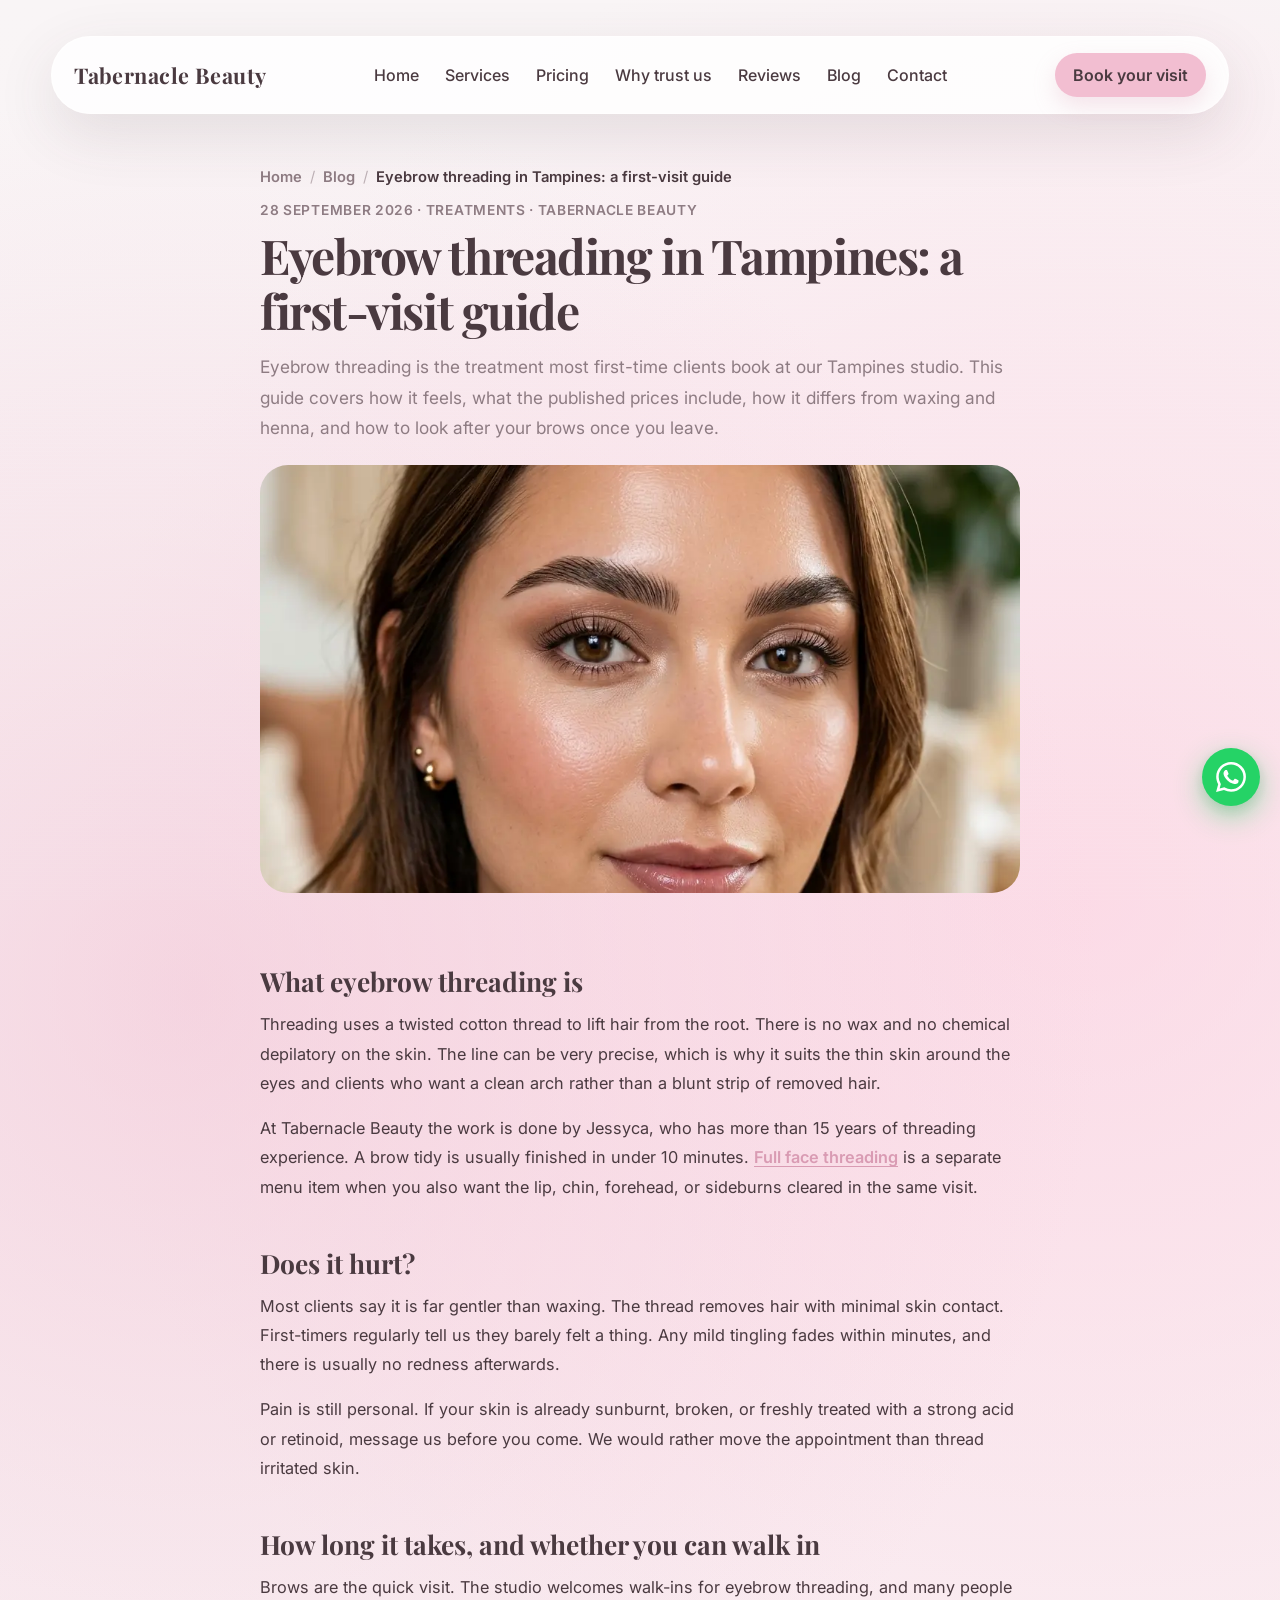
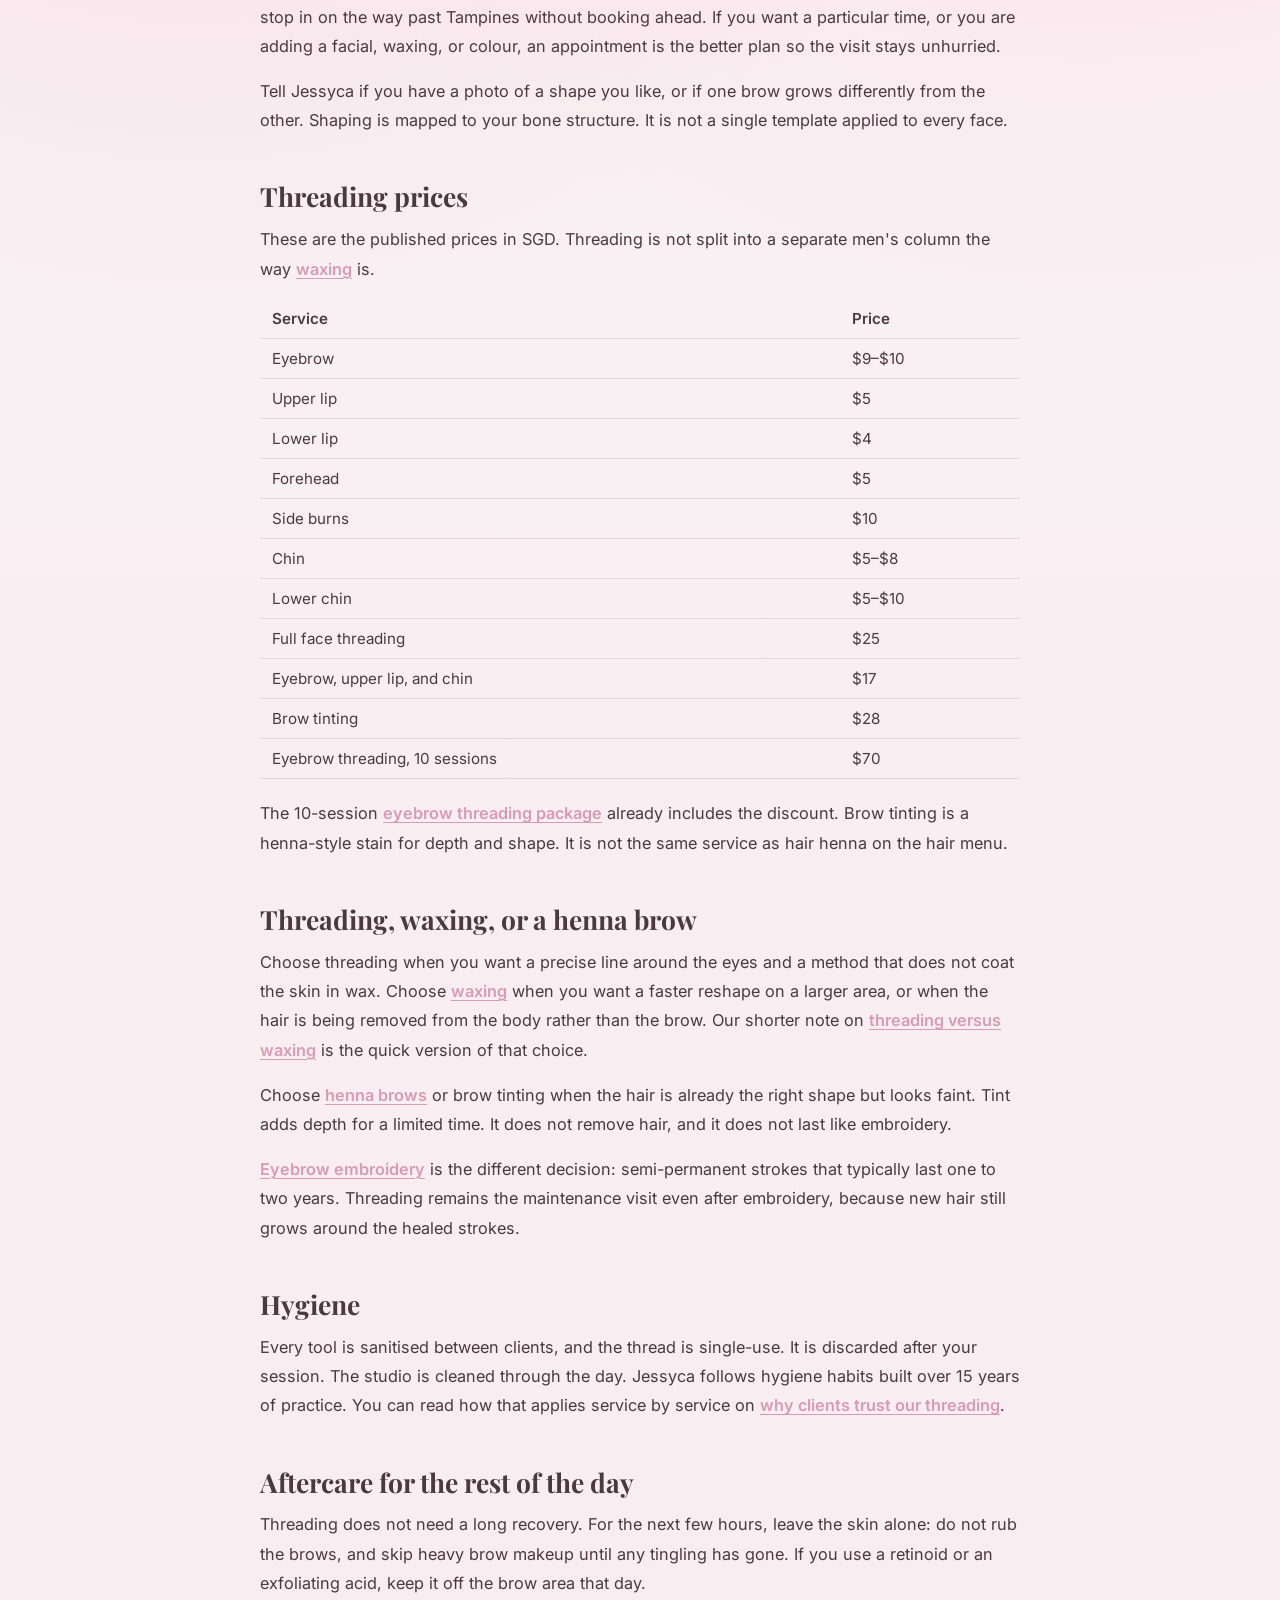
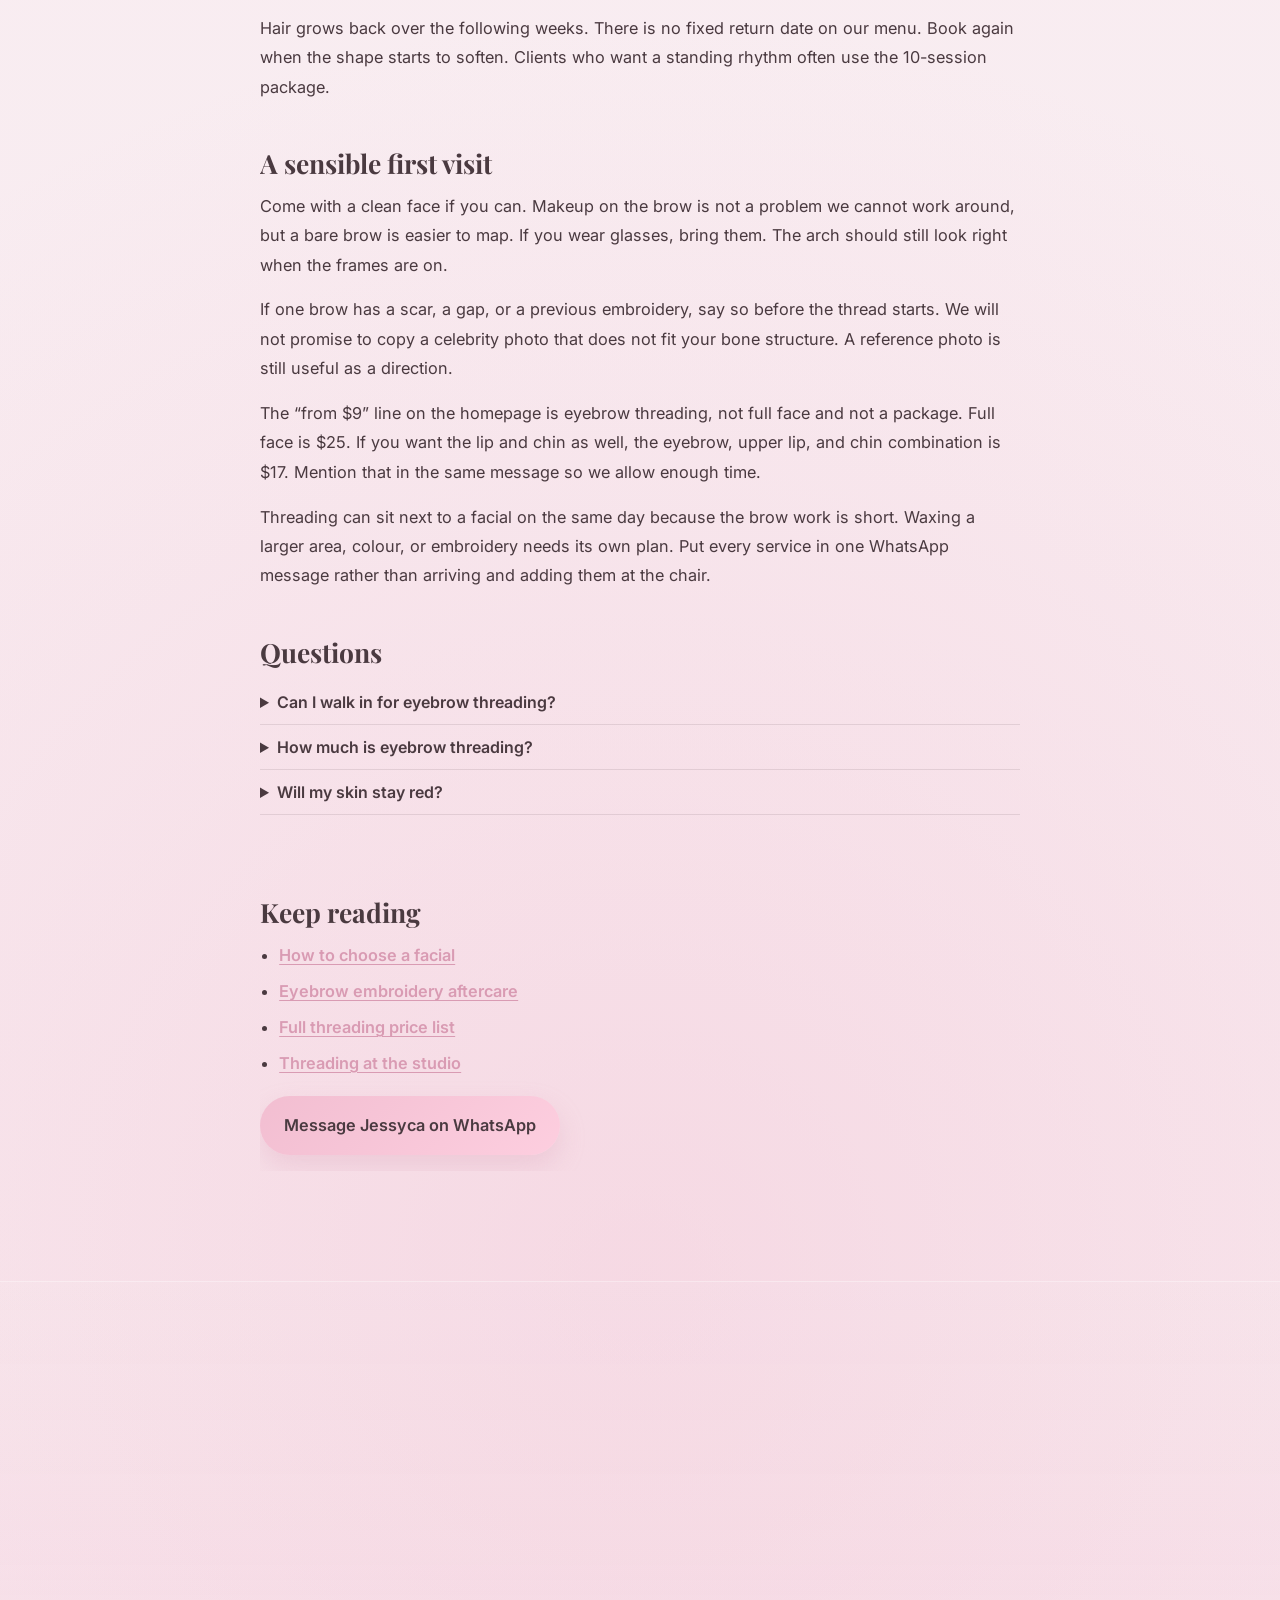
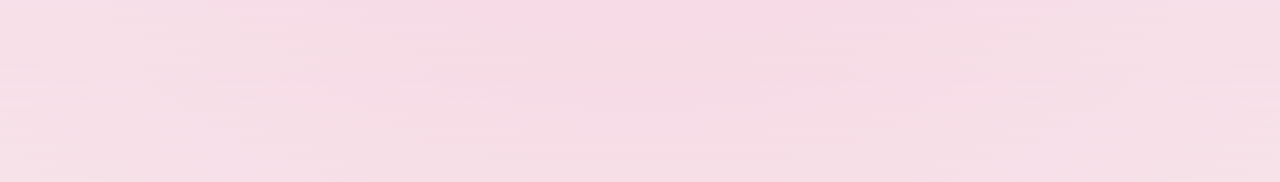
<file: eyebrow-threading-guide.html>
<!DOCTYPE html>
<html lang="en-SG">
<head>
  <meta charset="UTF-8" />
  <meta name="viewport" content="width=device-width, initial-scale=1.0, viewport-fit=cover" />
  <meta name="theme-color" content="#D99BB3" media="(prefers-color-scheme: light)" />
  <meta name="theme-color" content="#4A3A40" media="(prefers-color-scheme: dark)" />
  <meta name="color-scheme" content="light" />
  <meta name="application-name" content="Tabernacle Beauty" />
  <meta name="apple-mobile-web-app-capable" content="yes" />
  <meta name="apple-mobile-web-app-status-bar-style" content="default" />
  <meta name="apple-mobile-web-app-title" content="Tabernacle Beauty" />
  <meta name="mobile-web-app-capable" content="yes" />
  <meta name="format-detection" content="telephone=yes" />

  <title>Eyebrow threading in Tampines: a first-visit guide | Tabernacle Beauty</title>
  <meta name="description" content="What eyebrow threading feels like, how long it takes, the Tampines price list from $9, and how to look after your brows. A guide from Tabernacle Beauty." />
  <meta name="author" content="Tabernacle Beauty" />
  <meta name="robots" content="index, follow" />
  <link rel="canonical" href="https://www.tabernaclebeauty.com/eyebrow-threading-guide.html" />
  <link rel="alternate" hreflang="en-SG" href="https://www.tabernaclebeauty.com/eyebrow-threading-guide.html" />
  <link rel="alternate" hreflang="x-default" href="https://www.tabernaclebeauty.com/eyebrow-threading-guide.html" />
  <link rel="alternate" type="text/plain" href="https://www.tabernaclebeauty.com/llms.txt" title="LLM-readable site summary" />

  <meta property="og:site_name" content="Tabernacle Beauty" />
  <meta property="og:type" content="article" />
  <meta property="og:locale" content="en_SG" />
  <meta property="og:title" content="Eyebrow threading in Tampines: a first-visit guide | Tabernacle Beauty" />
  <meta property="og:description" content="What eyebrow threading feels like, how long it takes, the Tampines price list from $9, and how to look after your brows. A guide from Tabernacle Beauty." />
  <meta property="og:url" content="https://www.tabernaclebeauty.com/eyebrow-threading-guide.html" />
  <meta property="og:image" content="https://www.tabernaclebeauty.com/Assets/og-cover.jpg" />
  <meta property="og:image:width" content="1200" />
  <meta property="og:image:height" content="630" />
  <meta property="og:image:type" content="image/jpeg" />
  <meta property="og:image:alt" content="Tabernacle Beauty studio in Tampines, Singapore" />
  <meta property="article:published_time" content="2026-09-28" />

  <meta name="twitter:card" content="summary_large_image" />
  <meta name="twitter:title" content="Eyebrow threading in Tampines: a first-visit guide | Tabernacle Beauty" />
  <meta name="twitter:description" content="What eyebrow threading feels like, how long it takes, the Tampines price list from $9, and how to look after your brows. A guide from Tabernacle Beauty." />
  <meta name="twitter:image" content="https://www.tabernaclebeauty.com/Assets/og-cover.jpg" />
  <meta name="twitter:image:alt" content="Tabernacle Beauty studio in Tampines, Singapore" />

  <link rel="manifest" href="manifest.json" />
  <link rel="icon" type="image/png" href="Assets/icons/favicon-32.png" sizes="32x32" />
  <link rel="icon" type="image/png" href="Assets/icons/icon-192.png" sizes="192x192" />
  <link rel="apple-touch-icon" href="Assets/icons/apple-touch-icon.png" />

  <link rel="preconnect" href="https://fonts.googleapis.com">
  <link rel="preconnect" href="https://fonts.gstatic.com" crossorigin>
  <link rel="preload" as="style" href="https://fonts.googleapis.com/css2?family=Playfair+Display:wght@600;700&family=Inter:wght@400;500;600;700&display=swap">
  <link rel="stylesheet" href="https://fonts.googleapis.com/css2?family=Playfair+Display:wght@600;700&family=Inter:wght@400;500;600;700&display=swap" media="print" onload="this.media='all'">
  <noscript><link rel="stylesheet" href="https://fonts.googleapis.com/css2?family=Playfair+Display:wght@600;700&family=Inter:wght@400;500;600;700&display=swap"></noscript>
  <link rel="preload" href="styles.css" as="style">
  <link rel="preload" as="image" href="Assets/brow_shaping.webp" fetchpriority="high" />
  <link rel="stylesheet" href="styles.css" />
</head>
<body class="page-blog page-article">

  <div class="container navbar">
    <div class="nav-inner">
      <a href="index.html" class="brand">Tabernacle Beauty</a>

      <ul class="nav-links">
        <li><a href="index.html#home">Home</a></li>
        <li><a href="index.html#services">Services</a></li>
        <li><a href="pricing.html">Pricing</a></li>
        <li><a href="services-trust.html">Why trust us</a></li>
        <li><a href="index.html#reviews">Reviews</a></li>
        <li><a href="blog.html">Blog</a></li>
        <li><a href="contact.html">Contact</a></li>
      </ul>

      <a
        href="https://wa.me/6584574640"
        class="nav-cta"
        target="_blank"
        rel="noopener noreferrer"
        aria-label="Book your visit on WhatsApp"
      >Book your visit</a>

      <button
        type="button"
        class="nav-burger"
        id="navBurger"
        aria-label="Open menu"
        aria-expanded="false"
        aria-controls="navMobileDrawer"
      >
        <span class="nav-burger__line" aria-hidden="true"></span>
        <span class="nav-burger__line" aria-hidden="true"></span>
        <span class="nav-burger__line" aria-hidden="true"></span>
      </button>
    </div>
  </div>

  <div
    class="nav-mobile-drawer"
    id="navMobileDrawer"
    role="dialog"
    aria-modal="true"
    aria-label="Site menu"
    aria-hidden="true"
  >
    <div class="nav-mobile-drawer__backdrop"></div>
    <div class="nav-mobile-drawer__panel">
      <header class="nav-mobile-drawer__header">
        <a href="index.html" class="nav-mobile-drawer__brand">Tabernacle Beauty</a>
        <button type="button" class="nav-mobile-drawer__close" id="navDrawerClose" aria-label="Close menu">
          <span aria-hidden="true"></span>
          <span aria-hidden="true"></span>
        </button>
      </header>

      <div class="nav-mobile-drawer__body">
        <p class="nav-mobile-drawer__label">Menu</p>
        <nav class="nav-mobile-drawer__links" aria-label="Primary">
          <a href="index.html#home" class="nav-mobile-drawer__link">Home</a>
          <a href="index.html#services" class="nav-mobile-drawer__link">Services</a>
          <a href="pricing.html" class="nav-mobile-drawer__link">Pricing</a>
          <a href="services-trust.html" class="nav-mobile-drawer__link">Why trust us</a>
          <a href="index.html#reviews" class="nav-mobile-drawer__link">Reviews</a>
          <a href="blog.html" class="nav-mobile-drawer__link">Blog</a>
          <a href="contact.html" class="nav-mobile-drawer__link">Contact</a>
        </nav>

        <p class="nav-mobile-drawer__label">Core services</p>
        <nav class="nav-mobile-drawer__links nav-mobile-drawer__links--services" aria-label="Treatments">
          <a href="index.html#service-brows" class="nav-mobile-drawer__link nav-mobile-drawer__link--accent">Brow styling</a>
          <a href="index.html#service-facials" class="nav-mobile-drawer__link nav-mobile-drawer__link--accent">Facial treatments</a>
          <a href="index.html#service-waxing" class="nav-mobile-drawer__link nav-mobile-drawer__link--accent">Body waxing</a>
          <a href="index.html#service-creambath" class="nav-mobile-drawer__link nav-mobile-drawer__link--accent">Creambath hair</a>
          <a href="index.html#service-threading" class="nav-mobile-drawer__link nav-mobile-drawer__link--accent">Full face threading</a>
          <a href="index.html#service-embroidery" class="nav-mobile-drawer__link nav-mobile-drawer__link--accent">Eyebrow embroidery</a>
          <a href="index.html#service-hair-color" class="nav-mobile-drawer__link nav-mobile-drawer__link--accent">Hair coloring</a>
          <a href="index.html#service-henna" class="nav-mobile-drawer__link nav-mobile-drawer__link--accent">Henna eyebrow</a>
          <a href="index.html#service-lashes" class="nav-mobile-drawer__link nav-mobile-drawer__link--accent">Eyelash extensions</a>
        </nav>

        <a
          href="https://wa.me/6584574640"
          class="nav-mobile-drawer__cta"
          target="_blank"
          rel="noopener noreferrer"
        >Book your visit on WhatsApp</a>
      </div>
    </div>
  </div>

  
<main class="article-main" id="main">
  <article class="container article-layout">
    <nav class="breadcrumbs" aria-label="Breadcrumb">
      <ol>
        <li><a href="index.html">Home</a></li>
        <li><a href="blog.html">Blog</a></li>
        <li aria-current="page">Eyebrow threading in Tampines: a first-visit guide</li>
      </ol>
    </nav>
    <p class="article-kicker">28 September 2026 · Treatments · Tabernacle Beauty</p>
    <h1>Eyebrow threading in Tampines: a first-visit guide</h1>
    <p class="article-lede">Eyebrow threading is the treatment most first-time clients book at our Tampines studio. This guide covers how it feels, what the published prices include, how it differs from waxing and henna, and how to look after your brows once you leave.</p>
    <figure class="article-hero">
      <picture>
        <source srcset="Assets/brow_shaping.webp" type="image/webp" />
        <img src="Assets/brow_shaping.jpg" alt="Close-up of shaped eyebrows" width="1024" height="1024" decoding="async" fetchpriority="high" />
      </picture>
    </figure>
    <div class="article-prose">
      <section id="what-threading-is" aria-labelledby="what-threading-is-heading">
<h2 id="what-threading-is-heading">What eyebrow threading is</h2>
<p>Threading uses a twisted cotton thread to lift hair from the root. There is no wax and no chemical depilatory on the skin. The line can be very precise, which is why it suits the thin skin around the eyes and clients who want a clean arch rather than a blunt strip of removed hair.</p>
<p>At Tabernacle Beauty the work is done by Jessyca, who has more than 15 years of threading experience. A brow tidy is usually finished in under 10 minutes. <a href="pricing.html#threading">Full face threading</a> is a separate menu item when you also want the lip, chin, forehead, or sideburns cleared in the same visit.</p>
</section><section id="does-it-hurt" aria-labelledby="does-it-hurt-heading">
<h2 id="does-it-hurt-heading">Does it hurt?</h2>
<p>Most clients say it is far gentler than waxing. The thread removes hair with minimal skin contact. First-timers regularly tell us they barely felt a thing. Any mild tingling fades within minutes, and there is usually no redness afterwards.</p>
<p>Pain is still personal. If your skin is already sunburnt, broken, or freshly treated with a strong acid or retinoid, message us before you come. We would rather move the appointment than thread irritated skin.</p>
</section><section id="time-and-walk-ins" aria-labelledby="time-and-walk-ins-heading">
<h2 id="time-and-walk-ins-heading">How long it takes, and whether you can walk in</h2>
<p>Brows are the quick visit. The studio welcomes walk-ins for eyebrow threading, and many people stop in on the way past Tampines without booking ahead. If you want a particular time, or you are adding a facial, waxing, or colour, an appointment is the better plan so the visit stays unhurried.</p>
<p>Tell Jessyca if you have a photo of a shape you like, or if one brow grows differently from the other. Shaping is mapped to your bone structure. It is not a single template applied to every face.</p>
</section><section id="prices" aria-labelledby="prices-heading">
<h2 id="prices-heading">Threading prices</h2>
<p>These are the published prices in SGD. Threading is not split into a separate men's column the way <a href="pricing.html#waxing">waxing</a> is.</p>
<table>
  <thead><tr><th>Service</th><th>Price</th></tr></thead>
  <tbody>
    <tr><td>Eyebrow</td><td>$9–$10</td></tr>
    <tr><td>Upper lip</td><td>$5</td></tr>
    <tr><td>Lower lip</td><td>$4</td></tr>
    <tr><td>Forehead</td><td>$5</td></tr>
    <tr><td>Side burns</td><td>$10</td></tr>
    <tr><td>Chin</td><td>$5–$8</td></tr>
    <tr><td>Lower chin</td><td>$5–$10</td></tr>
    <tr><td>Full face threading</td><td>$25</td></tr>
    <tr><td>Eyebrow, upper lip, and chin</td><td>$17</td></tr>
    <tr><td>Brow tinting</td><td>$28</td></tr>
    <tr><td>Eyebrow threading, 10 sessions</td><td>$70</td></tr>
  </tbody>
</table>
<p>The 10-session <a href="pricing.html#packages">eyebrow threading package</a> already includes the discount. Brow tinting is a henna-style stain for depth and shape. It is not the same service as hair henna on the hair menu.</p>
</section><section id="threading-waxing-henna" aria-labelledby="threading-waxing-henna-heading">
<h2 id="threading-waxing-henna-heading">Threading, waxing, or a henna brow</h2>
<p>Choose threading when you want a precise line around the eyes and a method that does not coat the skin in wax. Choose <a href="index.html#service-waxing">waxing</a> when you want a faster reshape on a larger area, or when the hair is being removed from the body rather than the brow. Our shorter note on <a href="blog.html#threading-vs-waxing">threading versus waxing</a> is the quick version of that choice.</p>
<p>Choose <a href="index.html#service-henna">henna brows</a> or brow tinting when the hair is already the right shape but looks faint. Tint adds depth for a limited time. It does not remove hair, and it does not last like embroidery.</p>
<p><a href="eyebrow-embroidery-aftercare.html">Eyebrow embroidery</a> is the different decision: semi-permanent strokes that typically last one to two years. Threading remains the maintenance visit even after embroidery, because new hair still grows around the healed strokes.</p>
</section><section id="hygiene" aria-labelledby="hygiene-heading">
<h2 id="hygiene-heading">Hygiene</h2>
<p>Every tool is sanitised between clients, and the thread is single-use. It is discarded after your session. The studio is cleaned through the day. Jessyca follows hygiene habits built over 15 years of practice. You can read how that applies service by service on <a href="services-trust.html#trust-threading">why clients trust our threading</a>.</p>
</section><section id="aftercare" aria-labelledby="aftercare-heading">
<h2 id="aftercare-heading">Aftercare for the rest of the day</h2>
<p>Threading does not need a long recovery. For the next few hours, leave the skin alone: do not rub the brows, and skip heavy brow makeup until any tingling has gone. If you use a retinoid or an exfoliating acid, keep it off the brow area that day.</p>
<p>Hair grows back over the following weeks. There is no fixed return date on our menu. Book again when the shape starts to soften. Clients who want a standing rhythm often use the 10-session package.</p>
</section>
      <section id="first-visit-checklist" aria-labelledby="first-visit-checklist-heading">
<h2 id="first-visit-checklist-heading">A sensible first visit</h2>
<p>Come with a clean face if you can. Makeup on the brow is not a problem we cannot work around, but a bare brow is easier to map. If you wear glasses, bring them. The arch should still look right when the frames are on.</p>
<p>If one brow has a scar, a gap, or a previous embroidery, say so before the thread starts. We will not promise to copy a celebrity photo that does not fit your bone structure. A reference photo is still useful as a direction.</p>
<p>The “from $9” line on the homepage is eyebrow threading, not full face and not a package. Full face is $25. If you want the lip and chin as well, the eyebrow, upper lip, and chin combination is $17. Mention that in the same message so we allow enough time.</p>
<p>Threading can sit next to a facial on the same day because the brow work is short. Waxing a larger area, colour, or embroidery needs its own plan. Put every service in one WhatsApp message rather than arriving and adding them at the chair.</p>
</section>
      <section class="article-faq" id="faq" aria-labelledby="faq-heading">
        <h2 id="faq-heading">Questions</h2>
        <details>
<summary>Can I walk in for eyebrow threading?</summary>
<p>Yes. Eyebrow threading welcomes walk-ins and is usually done in under 10 minutes. Message us on WhatsApp if you want a set time or you are adding another treatment.</p>
</details><details>
<summary>How much is eyebrow threading?</summary>
<p>Eyebrow threading is $9 to $10. Full face threading is $25. A 10-session eyebrow package is $70, with the discount already included.</p>
</details><details>
<summary>Will my skin stay red?</summary>
<p>Most clients have no lasting redness. Any mild tingling fades within minutes. If your skin is already irritated, tell us before we start.</p>
</details>
      </section>
      <section class="article-related" aria-labelledby="related-heading">
        <h2 id="related-heading">Keep reading</h2>
        <ul>
          <li><a href="how-to-choose-a-facial.html">How to choose a facial</a></li>
<li><a href="eyebrow-embroidery-aftercare.html">Eyebrow embroidery aftercare</a></li>
<li><a href="pricing.html#threading">Full threading price list</a></li>
<li><a href="index.html#service-threading">Threading at the studio</a></li>
        </ul>
      </section>
      <p class="article-cta"><a class="btn-primary" href="https://wa.me/6584574640?text=Hi%20Jessyca%2C%20I%20read%20the%20threading%20guide%20and%20would%20like%20to%20book%20eyebrow%20threading.%20Do%20you%20have%20a%20time%20today%3F" target="_blank" rel="noopener noreferrer">Message Jessyca on WhatsApp</a></p>
    </div>
  </article>
</main>
<footer class="footer" id="footer">
    <div class="container">
      <div class="footer__inner">
        <div class="footer__brand">
          <a href="index.html#home" class="footer__logo">Tabernacle Beauty</a>
          <p class="footer__tagline">
            Refined beauty, softly perfected — brows, lashes, skin, and waxing in Singapore.
          </p>
        </div>

        <nav class="footer__col" aria-labelledby="footer-explore-heading">
          <h2 class="footer__heading" id="footer-explore-heading">Explore</h2>
          <ul class="footer__links">
            <li><a href="index.html#home">Home</a></li>
            <li><a href="index.html#services">Services</a></li>
            <li><a href="pricing.html">Pricing</a></li>
            <li><a href="services-trust.html">Why trust us</a></li>
            <li><a href="blog.html" aria-current="page">Blog</a></li>
            <li><a href="index.html#faq">FAQ</a></li>
            <li><a href="index.html#reviews">Reviews</a></li>
            <li><a href="index.html#visit">Visit &amp; map</a></li>
            <li><a href="contact.html">Contact</a></li>
          </ul>
        </nav>

        <nav class="footer__col" aria-labelledby="footer-services-heading">
          <h2 class="footer__heading" id="footer-services-heading">Treatments</h2>
          <ul class="footer__links">
            <li><a href="index.html#service-brows">Brow styling</a></li>
            <li><a href="index.html#service-facials">Facial treatments</a></li>
            <li><a href="index.html#service-waxing">Body waxing</a></li>
            <li><a href="index.html#service-threading">Full face threading</a></li>
            <li><a href="index.html#service-lashes">Eyelash extensions</a></li>
            <li><a href="pricing.html">Full price list</a></li>
            <li><a href="index.html#services">All services</a></li>
          </ul>
        </nav>

        <div class="footer__col" aria-labelledby="footer-book-heading">
          <h2 class="footer__heading" id="footer-book-heading">Book</h2>
          <ul class="footer__links">
            <li>
              <a href="https://wa.me/6584574640" target="_blank" rel="noopener noreferrer">WhatsApp</a>
            </li>
            <li><a href="contact.html">Contact form &amp; details</a></li>
          </ul>
          <p class="footer__cta-hint">Appointments recommended — message us for your preferred time.</p>
        </div>
      </div>

      <div class="footer__bottom">
        <p class="footer__copyright">© 2026 Tabernacle Beauty. All rights reserved.</p>
        <p class="footer__fine">Expert care you can trust. | <a href="llms.txt">AI site summary</a> | Made by <a href="https://webwizardsg.com" target="_blank" rel="noopener noreferrer">Web Wizards SG</a></p>
      </div>
    </div>
  </footer>

  <!-- Elfsight AI Chatbot | Tabernacle Beauty -->
  <div class="elfsight-ai-chat" aria-label="AI chat assistant">
    <div class="elfsight-app-9d5edfd9-27d3-4846-9f54-422f2a305441" data-elfsight-app-lazy></div>
  </div>

  <a
    class="whatsapp-float"
    href="https://wa.me/6584574640"
    target="_blank"
    rel="noopener noreferrer"
    aria-label="Chat on WhatsApp with Tabernacle Beauty"
    title="WhatsApp +65 8457 4640"
  >
    <svg class="whatsapp-float__icon" viewBox="0 0 24 24" aria-hidden="true">
      <path
        fill="currentColor"
        d="M17.472 14.382c-.297-.149-1.758-.867-2.03-.967-.273-.099-.471-.148-.67.15-.197.297-.767.966-.94 1.164-.173.199-.347.223-.644.075-.297-.15-1.255-.463-2.39-1.475-.883-.788-1.48-1.761-1.653-2.059-.173-.297-.018-.458.13-.606.134-.133.298-.347.446-.52.149-.174.198-.298.298-.497.099-.198.05-.371-.025-.52-.075-.149-.669-1.612-.916-2.207-.242-.579-.487-.5-.669-.51-.173-.008-.371-.01-.57-.01-.198 0-.52.074-.792.372-.272.297-1.04 1.016-1.04 2.479 0 1.462 1.065 2.875 1.213 3.074.149.198 2.096 3.2 5.077 4.487.709.306 1.262.489 1.694.625.712.227 1.36.195 1.871.118.571-.085 1.758-.719 2.006-1.413.248-.694.248-1.289.173-1.413-.074-.124-.272-.198-.57-.347m-5.421 7.403h-.004a9.87 9.87 0 01-5.031-1.378l-.361-.214-3.741.982.998-3.648-.235-.374a9.86 9.86 0 01-1.51-5.26c.001-5.45 4.436-9.884 9.888-9.884 2.64 0 5.122 1.03 6.988 2.898a9.825 9.825 0 012.893 6.994c-.003 5.45-4.435 9.884-9.885 9.884m8.413-18.297A11.815 11.815 0 0012.05 0C5.495 0 .16 5.335.157 11.892c0 2.096.547 4.142 1.588 5.945L.057 24l6.305-1.654a11.882 11.882 0 005.683 1.448h.005c6.554 0 11.89-5.335 11.893-11.893a11.821 11.821 0 00-3.48-8.413z"
      />
    </svg>
  </a>

  <script>
    (function () {
      const drawer = document.getElementById("navMobileDrawer");
      const burger = document.getElementById("navBurger");
      const closeBtn = document.getElementById("navDrawerClose");
      const backdrop = drawer.querySelector(".nav-mobile-drawer__backdrop");

      function openDrawer() {
        drawer.classList.add("is-open");
        drawer.setAttribute("aria-hidden", "false");
        burger.classList.add("is-open");
        burger.setAttribute("aria-expanded", "true");
        document.body.classList.add("nav-drawer-open");
      }

      function closeDrawer() {
        drawer.classList.remove("is-open");
        drawer.setAttribute("aria-hidden", "true");
        burger.classList.remove("is-open");
        burger.setAttribute("aria-expanded", "false");
        document.body.classList.remove("nav-drawer-open");
      }

      function toggleDrawer() {
        if (drawer.classList.contains("is-open")) {
          closeDrawer();
        } else {
          openDrawer();
        }
      }

      burger.addEventListener("click", toggleDrawer);
      closeBtn.addEventListener("click", closeDrawer);
      backdrop.addEventListener("click", closeDrawer);

      drawer.querySelectorAll("a[href]").forEach((link) => {
        link.addEventListener("click", () => {
          closeDrawer();
        });
      });

      document.addEventListener("keydown", (e) => {
        if (e.key === "Escape" && drawer.classList.contains("is-open")) {
          closeDrawer();
        }
      });

      window.addEventListener("resize", () => {
        if (window.matchMedia("(min-width: 981px)").matches && drawer.classList.contains("is-open")) {
          closeDrawer();
        }
      });
    })();
  </script>
  <script>
    window.addEventListener("load", function () {
      var elf = document.createElement("script");
      elf.src = "https://elfsightcdn.com/platform.js";
      elf.async = true;
      document.body.appendChild(elf);
    });
  </script>
    <script type="application/ld+json">
{
  "@context": "https://schema.org",
  "@graph": [
    {
      "@type": "WebSite",
      "@id": "https://www.tabernaclebeauty.com/#website",
      "url": "https://www.tabernaclebeauty.com/",
      "name": "Tabernacle Beauty",
      "publisher": {
        "@id": "https://www.tabernaclebeauty.com/#business"
      }
    },
    {
      "@type": "BeautySalon",
      "@id": "https://www.tabernaclebeauty.com/#business",
      "name": "Tabernacle Beauty",
      "url": "https://www.tabernaclebeauty.com/",
      "telephone": "+6584574640",
      "image": "https://www.tabernaclebeauty.com/Assets/og-cover.jpg",
      "address": {
        "@type": "PostalAddress",
        "addressLocality": "Tampines",
        "addressRegion": "Singapore",
        "addressCountry": "SG"
      }
    },
    {
      "@type": "BlogPosting",
      "@id": "https://www.tabernaclebeauty.com/eyebrow-threading-guide.html#article",
      "headline": "Eyebrow threading in Tampines: a first-visit guide",
      "description": "What eyebrow threading feels like, how long it takes, the Tampines price list from $9, and how to look after your brows. A guide from Tabernacle Beauty.",
      "datePublished": "2026-09-28",
      "dateModified": "2026-09-28",
      "articleSection": "Treatments",
      "inLanguage": "en-SG",
      "image": {
        "@type": "ImageObject",
        "url": "https://www.tabernaclebeauty.com/Assets/brow_shaping.webp",
        "width": 1024,
        "height": 1024
      },
      "author": {
        "@id": "https://www.tabernaclebeauty.com/#business"
      },
      "publisher": {
        "@id": "https://www.tabernaclebeauty.com/#business"
      },
      "mainEntityOfPage": "https://www.tabernaclebeauty.com/eyebrow-threading-guide.html",
      "url": "https://www.tabernaclebeauty.com/eyebrow-threading-guide.html",
      "isPartOf": {
        "@id": "https://www.tabernaclebeauty.com/blog.html#webpage"
      }
    },
    {
      "@type": "FAQPage",
      "@id": "https://www.tabernaclebeauty.com/eyebrow-threading-guide.html#faq",
      "url": "https://www.tabernaclebeauty.com/eyebrow-threading-guide.html#faq",
      "isPartOf": {
        "@id": "https://www.tabernaclebeauty.com/#website"
      },
      "mainEntity": [
        {
          "@type": "Question",
          "name": "Can I walk in for eyebrow threading?",
          "acceptedAnswer": {
            "@type": "Answer",
            "text": "Yes. Eyebrow threading welcomes walk-ins and is usually done in under 10 minutes. Message us on WhatsApp if you want a set time or you are adding another treatment."
          }
        },
        {
          "@type": "Question",
          "name": "How much is eyebrow threading?",
          "acceptedAnswer": {
            "@type": "Answer",
            "text": "Eyebrow threading is $9 to $10. Full face threading is $25. A 10-session eyebrow package is $70, with the discount already included."
          }
        },
        {
          "@type": "Question",
          "name": "Will my skin stay red?",
          "acceptedAnswer": {
            "@type": "Answer",
            "text": "Most clients have no lasting redness. Any mild tingling fades within minutes. If your skin is already irritated, tell us before we start."
          }
        }
      ]
    },
    {
      "@type": "BreadcrumbList",
      "@id": "https://www.tabernaclebeauty.com/eyebrow-threading-guide.html#breadcrumb",
      "itemListElement": [
        {
          "@type": "ListItem",
          "position": 1,
          "name": "Home",
          "item": "https://www.tabernaclebeauty.com/"
        },
        {
          "@type": "ListItem",
          "position": 2,
          "name": "Blog",
          "item": "https://www.tabernaclebeauty.com/blog.html"
        },
        {
          "@type": "ListItem",
          "position": 3,
          "name": "Eyebrow threading in Tampines: a first-visit guide",
          "item": "https://www.tabernaclebeauty.com/eyebrow-threading-guide.html"
        }
      ]
    }
  ]
}
  </script>
</body>
</html>
</file>
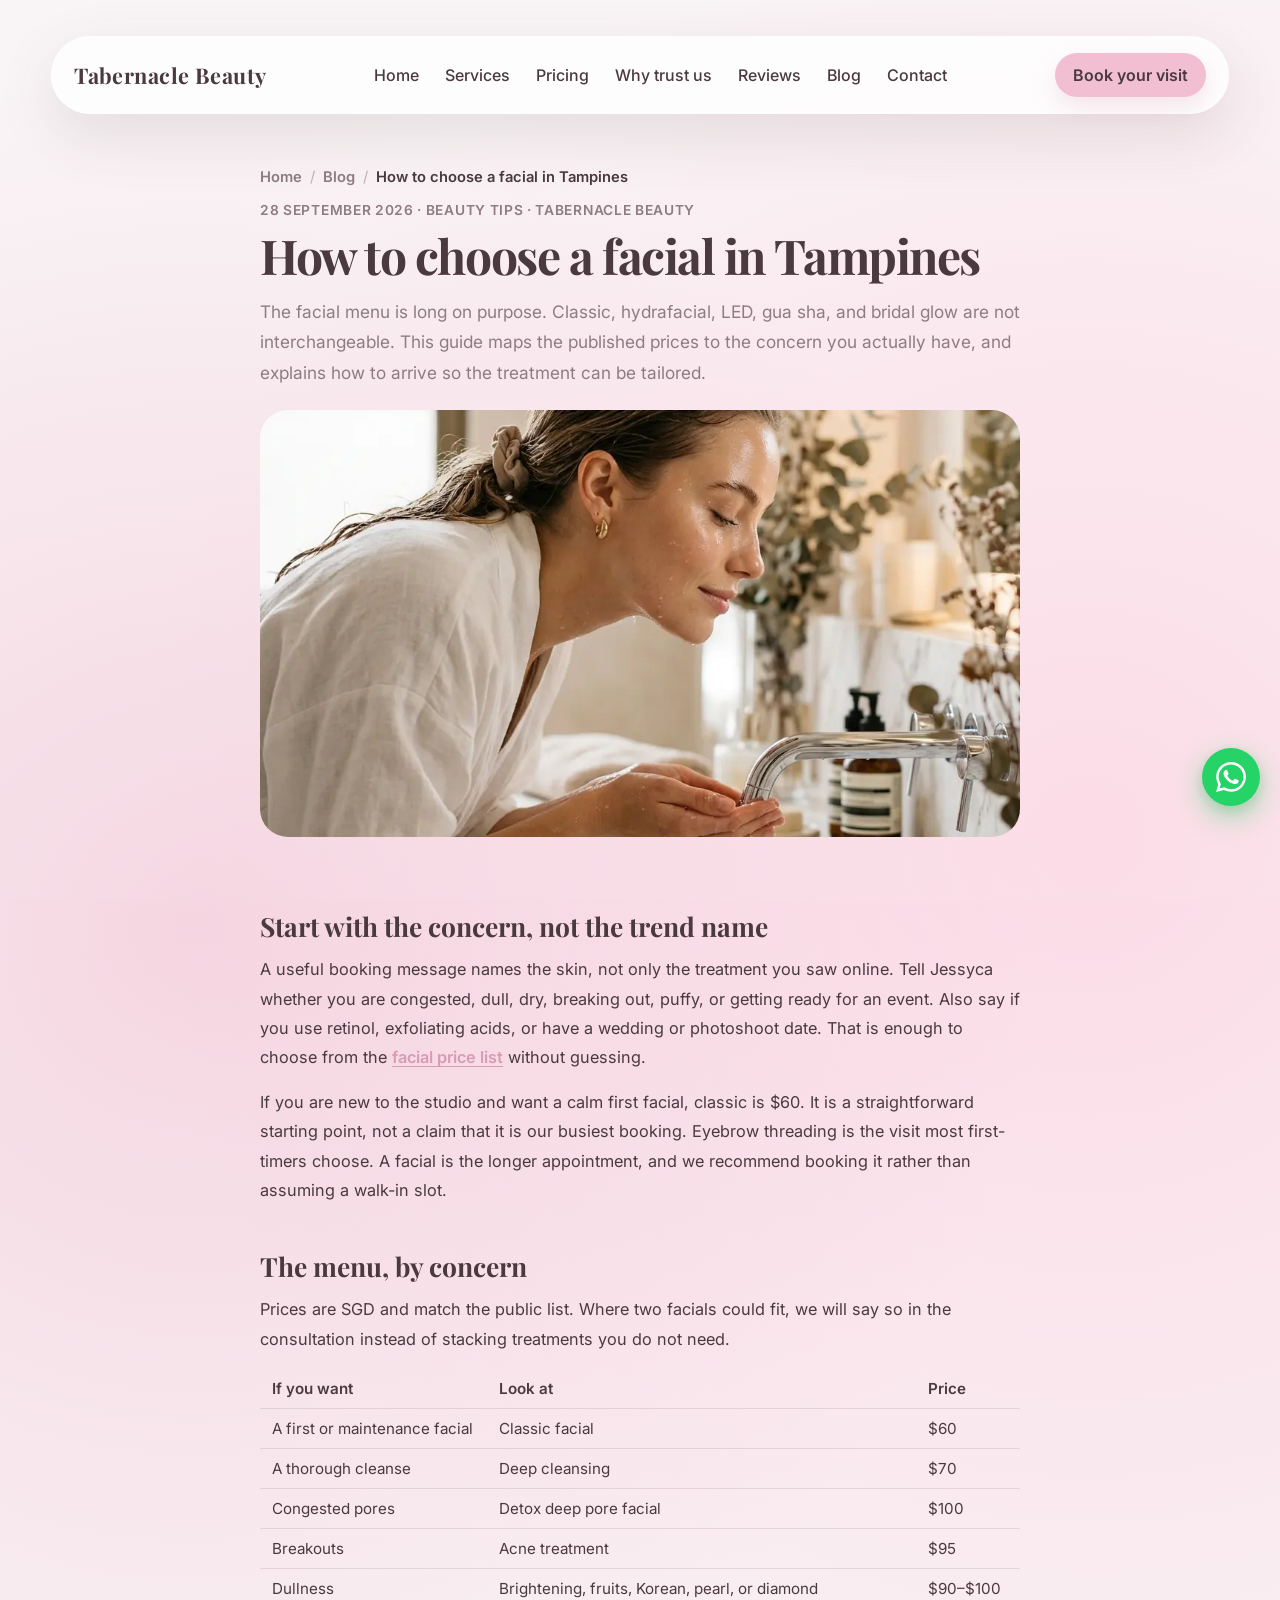
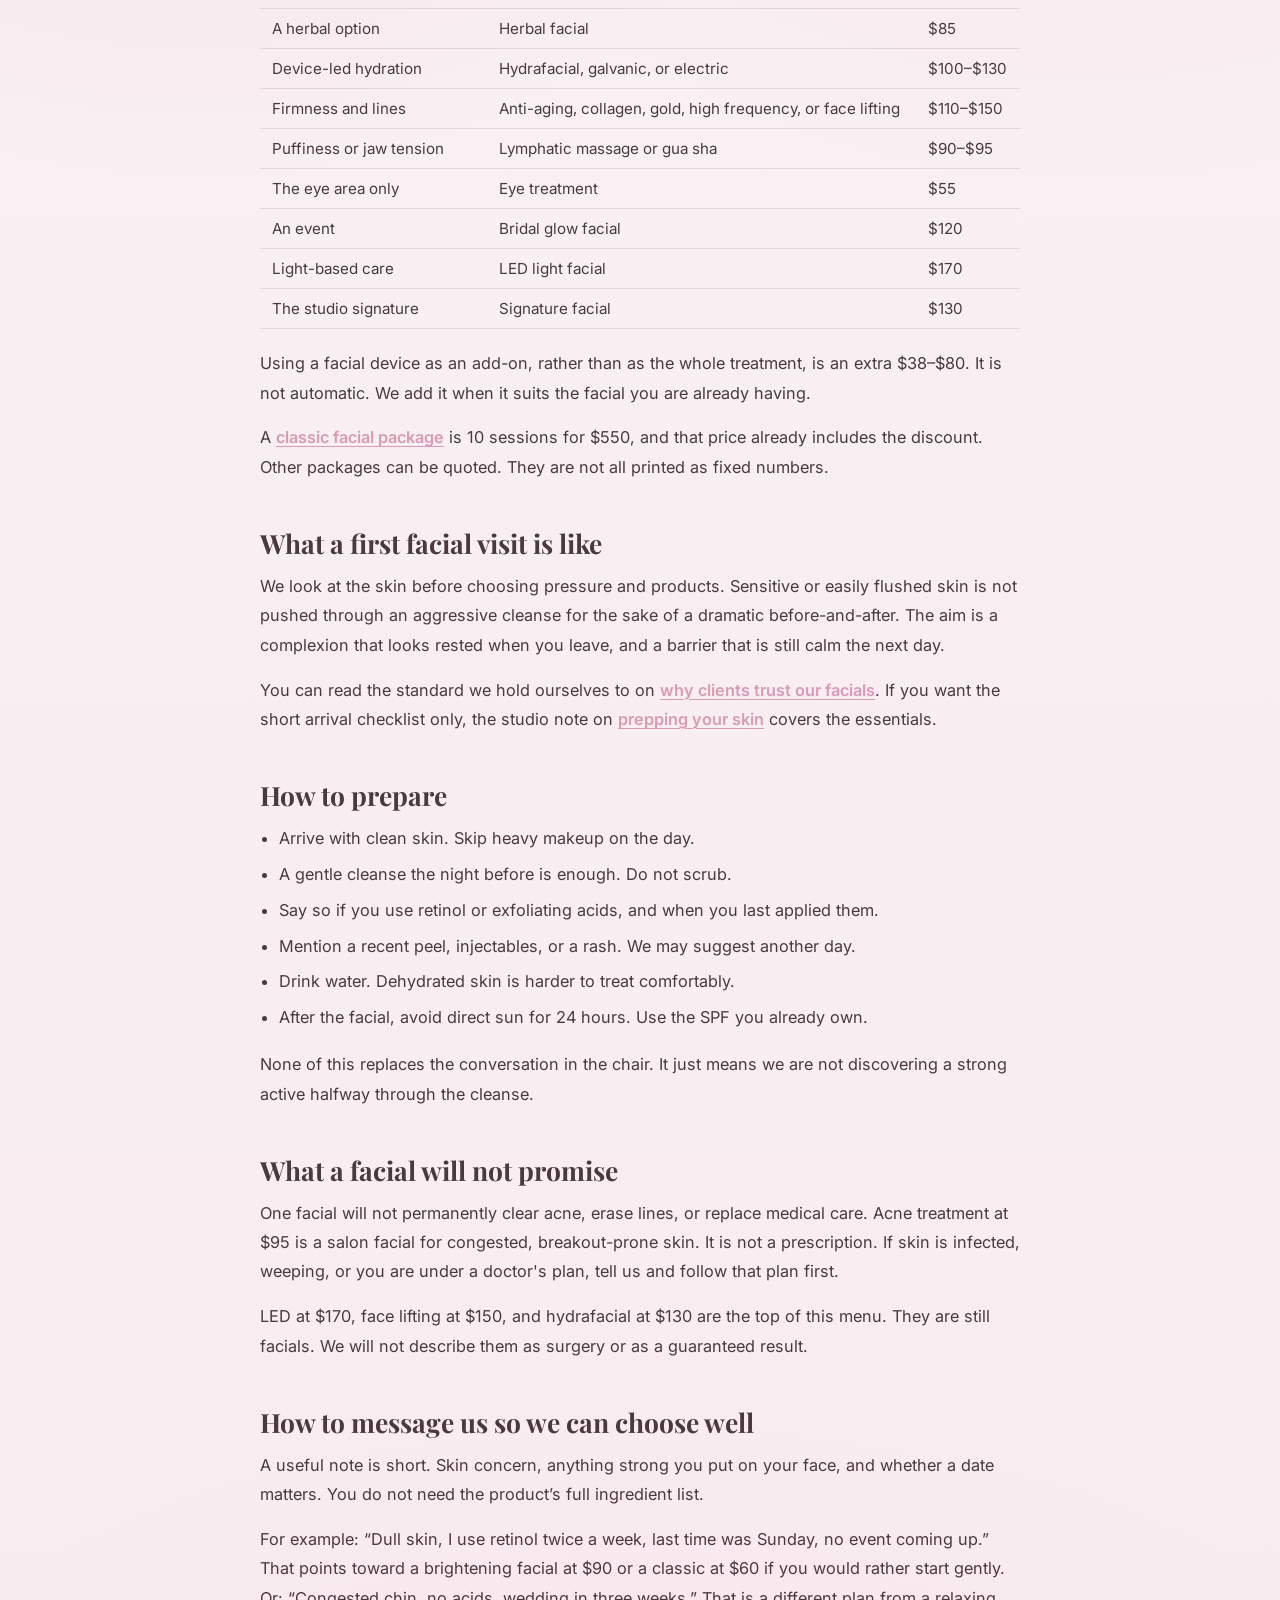
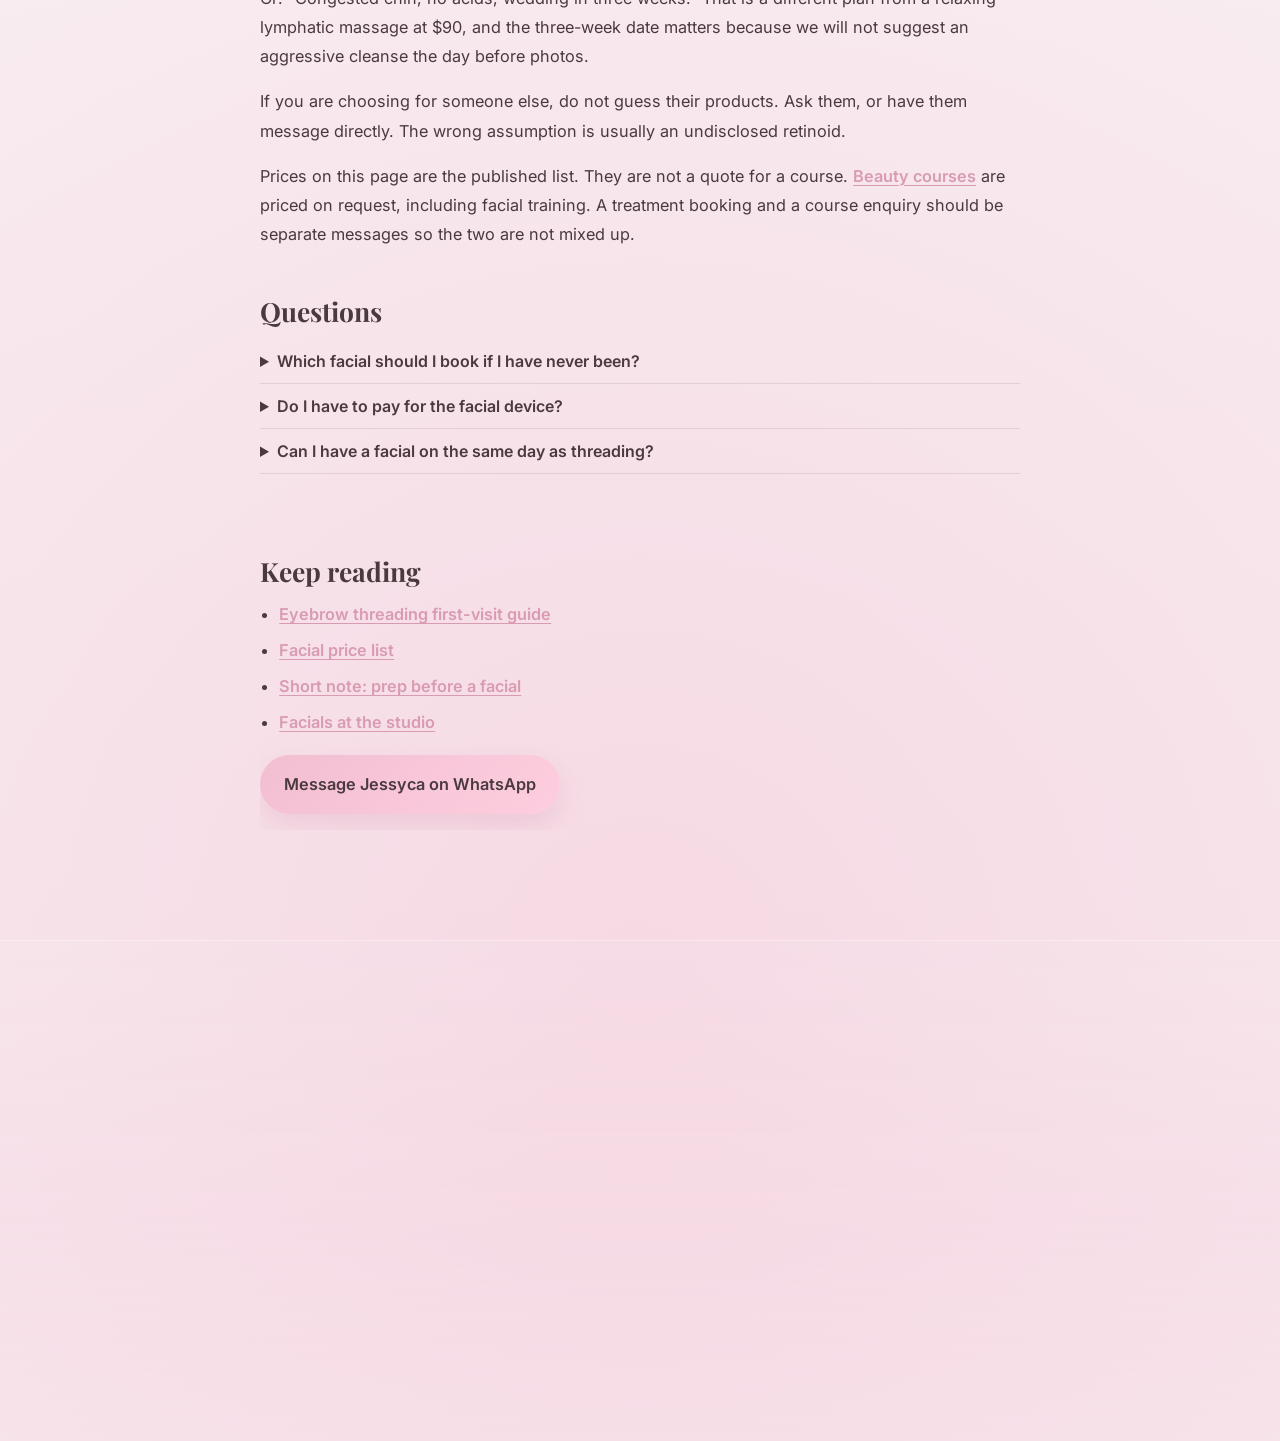
<file: how-to-choose-a-facial.html>
<!DOCTYPE html>
<html lang="en-SG">
<head>
  <meta charset="UTF-8" />
  <meta name="viewport" content="width=device-width, initial-scale=1.0, viewport-fit=cover" />
  <meta name="theme-color" content="#D99BB3" media="(prefers-color-scheme: light)" />
  <meta name="theme-color" content="#4A3A40" media="(prefers-color-scheme: dark)" />
  <meta name="color-scheme" content="light" />
  <meta name="application-name" content="Tabernacle Beauty" />
  <meta name="apple-mobile-web-app-capable" content="yes" />
  <meta name="apple-mobile-web-app-status-bar-style" content="default" />
  <meta name="apple-mobile-web-app-title" content="Tabernacle Beauty" />
  <meta name="mobile-web-app-capable" content="yes" />
  <meta name="format-detection" content="telephone=yes" />

  <title>How to choose a facial in Tampines | Tabernacle Beauty</title>
  <meta name="description" content="Match your skin concern to a real Tabernacle Beauty facial, from classic at $60 to LED at $170, plus how to prepare and what to tell us when you book." />
  <meta name="author" content="Tabernacle Beauty" />
  <meta name="robots" content="index, follow" />
  <link rel="canonical" href="https://www.tabernaclebeauty.com/how-to-choose-a-facial.html" />
  <link rel="alternate" hreflang="en-SG" href="https://www.tabernaclebeauty.com/how-to-choose-a-facial.html" />
  <link rel="alternate" hreflang="x-default" href="https://www.tabernaclebeauty.com/how-to-choose-a-facial.html" />
  <link rel="alternate" type="text/plain" href="https://www.tabernaclebeauty.com/llms.txt" title="LLM-readable site summary" />

  <meta property="og:site_name" content="Tabernacle Beauty" />
  <meta property="og:type" content="article" />
  <meta property="og:locale" content="en_SG" />
  <meta property="og:title" content="How to choose a facial in Tampines | Tabernacle Beauty" />
  <meta property="og:description" content="Match your skin concern to a real Tabernacle Beauty facial, from classic at $60 to LED at $170, plus how to prepare and what to tell us when you book." />
  <meta property="og:url" content="https://www.tabernaclebeauty.com/how-to-choose-a-facial.html" />
  <meta property="og:image" content="https://www.tabernaclebeauty.com/Assets/og-cover.jpg" />
  <meta property="og:image:width" content="1200" />
  <meta property="og:image:height" content="630" />
  <meta property="og:image:type" content="image/jpeg" />
  <meta property="og:image:alt" content="Tabernacle Beauty studio in Tampines, Singapore" />
  <meta property="article:published_time" content="2026-09-28" />

  <meta name="twitter:card" content="summary_large_image" />
  <meta name="twitter:title" content="How to choose a facial in Tampines | Tabernacle Beauty" />
  <meta name="twitter:description" content="Match your skin concern to a real Tabernacle Beauty facial, from classic at $60 to LED at $170, plus how to prepare and what to tell us when you book." />
  <meta name="twitter:image" content="https://www.tabernaclebeauty.com/Assets/og-cover.jpg" />
  <meta name="twitter:image:alt" content="Tabernacle Beauty studio in Tampines, Singapore" />

  <link rel="manifest" href="manifest.json" />
  <link rel="icon" type="image/png" href="Assets/icons/favicon-32.png" sizes="32x32" />
  <link rel="icon" type="image/png" href="Assets/icons/icon-192.png" sizes="192x192" />
  <link rel="apple-touch-icon" href="Assets/icons/apple-touch-icon.png" />

  <link rel="preconnect" href="https://fonts.googleapis.com">
  <link rel="preconnect" href="https://fonts.gstatic.com" crossorigin>
  <link rel="preload" as="style" href="https://fonts.googleapis.com/css2?family=Playfair+Display:wght@600;700&family=Inter:wght@400;500;600;700&display=swap">
  <link rel="stylesheet" href="https://fonts.googleapis.com/css2?family=Playfair+Display:wght@600;700&family=Inter:wght@400;500;600;700&display=swap" media="print" onload="this.media='all'">
  <noscript><link rel="stylesheet" href="https://fonts.googleapis.com/css2?family=Playfair+Display:wght@600;700&family=Inter:wght@400;500;600;700&display=swap"></noscript>
  <link rel="preload" href="styles.css" as="style">
  <link rel="preload" as="image" href="Assets/skin_prep.webp" fetchpriority="high" />
  <link rel="stylesheet" href="styles.css" />
</head>
<body class="page-blog page-article">

  <div class="container navbar">
    <div class="nav-inner">
      <a href="index.html" class="brand">Tabernacle Beauty</a>

      <ul class="nav-links">
        <li><a href="index.html#home">Home</a></li>
        <li><a href="index.html#services">Services</a></li>
        <li><a href="pricing.html">Pricing</a></li>
        <li><a href="services-trust.html">Why trust us</a></li>
        <li><a href="index.html#reviews">Reviews</a></li>
        <li><a href="blog.html">Blog</a></li>
        <li><a href="contact.html">Contact</a></li>
      </ul>

      <a
        href="https://wa.me/6584574640"
        class="nav-cta"
        target="_blank"
        rel="noopener noreferrer"
        aria-label="Book your visit on WhatsApp"
      >Book your visit</a>

      <button
        type="button"
        class="nav-burger"
        id="navBurger"
        aria-label="Open menu"
        aria-expanded="false"
        aria-controls="navMobileDrawer"
      >
        <span class="nav-burger__line" aria-hidden="true"></span>
        <span class="nav-burger__line" aria-hidden="true"></span>
        <span class="nav-burger__line" aria-hidden="true"></span>
      </button>
    </div>
  </div>

  <div
    class="nav-mobile-drawer"
    id="navMobileDrawer"
    role="dialog"
    aria-modal="true"
    aria-label="Site menu"
    aria-hidden="true"
  >
    <div class="nav-mobile-drawer__backdrop"></div>
    <div class="nav-mobile-drawer__panel">
      <header class="nav-mobile-drawer__header">
        <a href="index.html" class="nav-mobile-drawer__brand">Tabernacle Beauty</a>
        <button type="button" class="nav-mobile-drawer__close" id="navDrawerClose" aria-label="Close menu">
          <span aria-hidden="true"></span>
          <span aria-hidden="true"></span>
        </button>
      </header>

      <div class="nav-mobile-drawer__body">
        <p class="nav-mobile-drawer__label">Menu</p>
        <nav class="nav-mobile-drawer__links" aria-label="Primary">
          <a href="index.html#home" class="nav-mobile-drawer__link">Home</a>
          <a href="index.html#services" class="nav-mobile-drawer__link">Services</a>
          <a href="pricing.html" class="nav-mobile-drawer__link">Pricing</a>
          <a href="services-trust.html" class="nav-mobile-drawer__link">Why trust us</a>
          <a href="index.html#reviews" class="nav-mobile-drawer__link">Reviews</a>
          <a href="blog.html" class="nav-mobile-drawer__link">Blog</a>
          <a href="contact.html" class="nav-mobile-drawer__link">Contact</a>
        </nav>

        <p class="nav-mobile-drawer__label">Core services</p>
        <nav class="nav-mobile-drawer__links nav-mobile-drawer__links--services" aria-label="Treatments">
          <a href="index.html#service-brows" class="nav-mobile-drawer__link nav-mobile-drawer__link--accent">Brow styling</a>
          <a href="index.html#service-facials" class="nav-mobile-drawer__link nav-mobile-drawer__link--accent">Facial treatments</a>
          <a href="index.html#service-waxing" class="nav-mobile-drawer__link nav-mobile-drawer__link--accent">Body waxing</a>
          <a href="index.html#service-creambath" class="nav-mobile-drawer__link nav-mobile-drawer__link--accent">Creambath hair</a>
          <a href="index.html#service-threading" class="nav-mobile-drawer__link nav-mobile-drawer__link--accent">Full face threading</a>
          <a href="index.html#service-embroidery" class="nav-mobile-drawer__link nav-mobile-drawer__link--accent">Eyebrow embroidery</a>
          <a href="index.html#service-hair-color" class="nav-mobile-drawer__link nav-mobile-drawer__link--accent">Hair coloring</a>
          <a href="index.html#service-henna" class="nav-mobile-drawer__link nav-mobile-drawer__link--accent">Henna eyebrow</a>
          <a href="index.html#service-lashes" class="nav-mobile-drawer__link nav-mobile-drawer__link--accent">Eyelash extensions</a>
        </nav>

        <a
          href="https://wa.me/6584574640"
          class="nav-mobile-drawer__cta"
          target="_blank"
          rel="noopener noreferrer"
        >Book your visit on WhatsApp</a>
      </div>
    </div>
  </div>

  
<main class="article-main" id="main">
  <article class="container article-layout">
    <nav class="breadcrumbs" aria-label="Breadcrumb">
      <ol>
        <li><a href="index.html">Home</a></li>
        <li><a href="blog.html">Blog</a></li>
        <li aria-current="page">How to choose a facial in Tampines</li>
      </ol>
    </nav>
    <p class="article-kicker">28 September 2026 · Beauty Tips · Tabernacle Beauty</p>
    <h1>How to choose a facial in Tampines</h1>
    <p class="article-lede">The facial menu is long on purpose. Classic, hydrafacial, LED, gua sha, and bridal glow are not interchangeable. This guide maps the published prices to the concern you actually have, and explains how to arrive so the treatment can be tailored.</p>
    <figure class="article-hero">
      <picture>
        <source srcset="Assets/skin_prep.webp" type="image/webp" />
        <img src="Assets/skin_prep.jpg" alt="Gentle face cleansing before a facial" width="1024" height="1024" decoding="async" loading="lazy" />
      </picture>
    </figure>
    <div class="article-prose">
      <section id="start-with-the-concern" aria-labelledby="start-with-the-concern-heading">
<h2 id="start-with-the-concern-heading">Start with the concern, not the trend name</h2>
<p>A useful booking message names the skin, not only the treatment you saw online. Tell Jessyca whether you are congested, dull, dry, breaking out, puffy, or getting ready for an event. Also say if you use retinol, exfoliating acids, or have a wedding or photoshoot date. That is enough to choose from the <a href="pricing.html#facials">facial price list</a> without guessing.</p>
<p>If you are new to the studio and want a calm first facial, classic is $60. It is a straightforward starting point, not a claim that it is our busiest booking. Eyebrow threading is the visit most first-timers choose. A facial is the longer appointment, and we recommend booking it rather than assuming a walk-in slot.</p>
</section><section id="menu-by-concern" aria-labelledby="menu-by-concern-heading">
<h2 id="menu-by-concern-heading">The menu, by concern</h2>
<p>Prices are SGD and match the public list. Where two facials could fit, we will say so in the consultation instead of stacking treatments you do not need.</p>
<table>
  <thead><tr><th>If you want</th><th>Look at</th><th>Price</th></tr></thead>
  <tbody>
    <tr><td>A first or maintenance facial</td><td>Classic facial</td><td>$60</td></tr>
    <tr><td>A thorough cleanse</td><td>Deep cleansing</td><td>$70</td></tr>
    <tr><td>Congested pores</td><td>Detox deep pore facial</td><td>$100</td></tr>
    <tr><td>Breakouts</td><td>Acne treatment</td><td>$95</td></tr>
    <tr><td>Dullness</td><td>Brightening, fruits, Korean, pearl, or diamond</td><td>$90–$100</td></tr>
    <tr><td>A herbal option</td><td>Herbal facial</td><td>$85</td></tr>
    <tr><td>Device-led hydration</td><td>Hydrafacial, galvanic, or electric</td><td>$100–$130</td></tr>
    <tr><td>Firmness and lines</td><td>Anti-aging, collagen, gold, high frequency, or face lifting</td><td>$110–$150</td></tr>
    <tr><td>Puffiness or jaw tension</td><td>Lymphatic massage or gua sha</td><td>$90–$95</td></tr>
    <tr><td>The eye area only</td><td>Eye treatment</td><td>$55</td></tr>
    <tr><td>An event</td><td>Bridal glow facial</td><td>$120</td></tr>
    <tr><td>Light-based care</td><td>LED light facial</td><td>$170</td></tr>
    <tr><td>The studio signature</td><td>Signature facial</td><td>$130</td></tr>
  </tbody>
</table>
<p>Using a facial device as an add-on, rather than as the whole treatment, is an extra $38–$80. It is not automatic. We add it when it suits the facial you are already having.</p>
<p>A <a href="pricing.html#packages">classic facial package</a> is 10 sessions for $550, and that price already includes the discount. Other packages can be quoted. They are not all printed as fixed numbers.</p>
</section><section id="first-visit" aria-labelledby="first-visit-heading">
<h2 id="first-visit-heading">What a first facial visit is like</h2>
<p>We look at the skin before choosing pressure and products. Sensitive or easily flushed skin is not pushed through an aggressive cleanse for the sake of a dramatic before-and-after. The aim is a complexion that looks rested when you leave, and a barrier that is still calm the next day.</p>
<p>You can read the standard we hold ourselves to on <a href="services-trust.html#trust-facials">why clients trust our facials</a>. If you want the short arrival checklist only, the studio note on <a href="blog.html#prep-skin-before-facial">prepping your skin</a> covers the essentials.</p>
</section><section id="how-to-prepare" aria-labelledby="how-to-prepare-heading">
<h2 id="how-to-prepare-heading">How to prepare</h2>
<ul>
  <li>Arrive with clean skin. Skip heavy makeup on the day.</li>
  <li>A gentle cleanse the night before is enough. Do not scrub.</li>
  <li>Say so if you use retinol or exfoliating acids, and when you last applied them.</li>
  <li>Mention a recent peel, injectables, or a rash. We may suggest another day.</li>
  <li>Drink water. Dehydrated skin is harder to treat comfortably.</li>
  <li>After the facial, avoid direct sun for 24 hours. Use the SPF you already own.</li>
</ul>
<p>None of this replaces the conversation in the chair. It just means we are not discovering a strong active halfway through the cleanse.</p>
</section><section id="what-we-will-not-promise" aria-labelledby="what-we-will-not-promise-heading">
<h2 id="what-we-will-not-promise-heading">What a facial will not promise</h2>
<p>One facial will not permanently clear acne, erase lines, or replace medical care. Acne treatment at $95 is a salon facial for congested, breakout-prone skin. It is not a prescription. If skin is infected, weeping, or you are under a doctor's plan, tell us and follow that plan first.</p>
<p>LED at $170, face lifting at $150, and hydrafacial at $130 are the top of this menu. They are still facials. We will not describe them as surgery or as a guaranteed result.</p>
</section>
      <section id="how-to-message" aria-labelledby="how-to-message-heading">
<h2 id="how-to-message-heading">How to message us so we can choose well</h2>
<p>A useful note is short. Skin concern, anything strong you put on your face, and whether a date matters. You do not need the product’s full ingredient list.</p>
<p>For example: “Dull skin, I use retinol twice a week, last time was Sunday, no event coming up.” That points toward a brightening facial at $90 or a classic at $60 if you would rather start gently. Or: “Congested chin, no acids, wedding in three weeks.” That is a different plan from a relaxing lymphatic massage at $90, and the three-week date matters because we will not suggest an aggressive cleanse the day before photos.</p>
<p>If you are choosing for someone else, do not guess their products. Ask them, or have them message directly. The wrong assumption is usually an undisclosed retinoid.</p>
<p>Prices on this page are the published list. They are not a quote for a course. <a href="pricing.html#beauty-course">Beauty courses</a> are priced on request, including facial training. A treatment booking and a course enquiry should be separate messages so the two are not mixed up.</p>
</section>
      <section class="article-faq" id="faq" aria-labelledby="faq-heading">
        <h2 id="faq-heading">Questions</h2>
        <details>
<summary>Which facial should I book if I have never been?</summary>
<p>If you want a straightforward first visit, classic is $60. If you already know you want a device treatment, hydrafacial is $130. Message us with your skin concern and we will confirm before you arrive.</p>
</details><details>
<summary>Do I have to pay for the facial device?</summary>
<p>Only when it is added to your facial. The extra charge is $38 to $80. It is agreed, not automatic.</p>
</details><details>
<summary>Can I have a facial on the same day as threading?</summary>
<p>Often, yes. Threading is short. Book the facial so we can keep the longer appointment unhurried, and mention both treatments in the same WhatsApp message.</p>
</details>
      </section>
      <section class="article-related" aria-labelledby="related-heading">
        <h2 id="related-heading">Keep reading</h2>
        <ul>
          <li><a href="eyebrow-threading-guide.html">Eyebrow threading first-visit guide</a></li>
<li><a href="pricing.html#facials">Facial price list</a></li>
<li><a href="blog.html#prep-skin-before-facial">Short note: prep before a facial</a></li>
<li><a href="index.html#service-facials">Facials at the studio</a></li>
        </ul>
      </section>
      <p class="article-cta"><a class="btn-primary" href="https://wa.me/6584574640?text=Hi%20Jessyca%2C%20I%20read%20the%20facial%20guide%20and%20would%20like%20help%20choosing%20a%20treatment.%20My%20main%20concern%20is%20skin%20dullness.%20What%20would%20you%20recommend%3F" target="_blank" rel="noopener noreferrer">Message Jessyca on WhatsApp</a></p>
    </div>
  </article>
</main>
<footer class="footer" id="footer">
    <div class="container">
      <div class="footer__inner">
        <div class="footer__brand">
          <a href="index.html#home" class="footer__logo">Tabernacle Beauty</a>
          <p class="footer__tagline">
            Refined beauty, softly perfected — brows, lashes, skin, and waxing in Singapore.
          </p>
        </div>

        <nav class="footer__col" aria-labelledby="footer-explore-heading">
          <h2 class="footer__heading" id="footer-explore-heading">Explore</h2>
          <ul class="footer__links">
            <li><a href="index.html#home">Home</a></li>
            <li><a href="index.html#services">Services</a></li>
            <li><a href="pricing.html">Pricing</a></li>
            <li><a href="services-trust.html">Why trust us</a></li>
            <li><a href="blog.html" aria-current="page">Blog</a></li>
            <li><a href="index.html#faq">FAQ</a></li>
            <li><a href="index.html#reviews">Reviews</a></li>
            <li><a href="index.html#visit">Visit &amp; map</a></li>
            <li><a href="contact.html">Contact</a></li>
          </ul>
        </nav>

        <nav class="footer__col" aria-labelledby="footer-services-heading">
          <h2 class="footer__heading" id="footer-services-heading">Treatments</h2>
          <ul class="footer__links">
            <li><a href="index.html#service-brows">Brow styling</a></li>
            <li><a href="index.html#service-facials">Facial treatments</a></li>
            <li><a href="index.html#service-waxing">Body waxing</a></li>
            <li><a href="index.html#service-threading">Full face threading</a></li>
            <li><a href="index.html#service-lashes">Eyelash extensions</a></li>
            <li><a href="pricing.html">Full price list</a></li>
            <li><a href="index.html#services">All services</a></li>
          </ul>
        </nav>

        <div class="footer__col" aria-labelledby="footer-book-heading">
          <h2 class="footer__heading" id="footer-book-heading">Book</h2>
          <ul class="footer__links">
            <li>
              <a href="https://wa.me/6584574640" target="_blank" rel="noopener noreferrer">WhatsApp</a>
            </li>
            <li><a href="contact.html">Contact form &amp; details</a></li>
          </ul>
          <p class="footer__cta-hint">Appointments recommended — message us for your preferred time.</p>
        </div>
      </div>

      <div class="footer__bottom">
        <p class="footer__copyright">© 2026 Tabernacle Beauty. All rights reserved.</p>
        <p class="footer__fine">Expert care you can trust. | <a href="llms.txt">AI site summary</a> | Made by <a href="https://webwizardsg.com" target="_blank" rel="noopener noreferrer">Web Wizards SG</a></p>
      </div>
    </div>
  </footer>

  <!-- Elfsight AI Chatbot | Tabernacle Beauty -->
  <div class="elfsight-ai-chat" aria-label="AI chat assistant">
    <div class="elfsight-app-9d5edfd9-27d3-4846-9f54-422f2a305441" data-elfsight-app-lazy></div>
  </div>

  <a
    class="whatsapp-float"
    href="https://wa.me/6584574640"
    target="_blank"
    rel="noopener noreferrer"
    aria-label="Chat on WhatsApp with Tabernacle Beauty"
    title="WhatsApp +65 8457 4640"
  >
    <svg class="whatsapp-float__icon" viewBox="0 0 24 24" aria-hidden="true">
      <path
        fill="currentColor"
        d="M17.472 14.382c-.297-.149-1.758-.867-2.03-.967-.273-.099-.471-.148-.67.15-.197.297-.767.966-.94 1.164-.173.199-.347.223-.644.075-.297-.15-1.255-.463-2.39-1.475-.883-.788-1.48-1.761-1.653-2.059-.173-.297-.018-.458.13-.606.134-.133.298-.347.446-.52.149-.174.198-.298.298-.497.099-.198.05-.371-.025-.52-.075-.149-.669-1.612-.916-2.207-.242-.579-.487-.5-.669-.51-.173-.008-.371-.01-.57-.01-.198 0-.52.074-.792.372-.272.297-1.04 1.016-1.04 2.479 0 1.462 1.065 2.875 1.213 3.074.149.198 2.096 3.2 5.077 4.487.709.306 1.262.489 1.694.625.712.227 1.36.195 1.871.118.571-.085 1.758-.719 2.006-1.413.248-.694.248-1.289.173-1.413-.074-.124-.272-.198-.57-.347m-5.421 7.403h-.004a9.87 9.87 0 01-5.031-1.378l-.361-.214-3.741.982.998-3.648-.235-.374a9.86 9.86 0 01-1.51-5.26c.001-5.45 4.436-9.884 9.888-9.884 2.64 0 5.122 1.03 6.988 2.898a9.825 9.825 0 012.893 6.994c-.003 5.45-4.435 9.884-9.885 9.884m8.413-18.297A11.815 11.815 0 0012.05 0C5.495 0 .16 5.335.157 11.892c0 2.096.547 4.142 1.588 5.945L.057 24l6.305-1.654a11.882 11.882 0 005.683 1.448h.005c6.554 0 11.89-5.335 11.893-11.893a11.821 11.821 0 00-3.48-8.413z"
      />
    </svg>
  </a>

  <script>
    (function () {
      const drawer = document.getElementById("navMobileDrawer");
      const burger = document.getElementById("navBurger");
      const closeBtn = document.getElementById("navDrawerClose");
      const backdrop = drawer.querySelector(".nav-mobile-drawer__backdrop");

      function openDrawer() {
        drawer.classList.add("is-open");
        drawer.setAttribute("aria-hidden", "false");
        burger.classList.add("is-open");
        burger.setAttribute("aria-expanded", "true");
        document.body.classList.add("nav-drawer-open");
      }

      function closeDrawer() {
        drawer.classList.remove("is-open");
        drawer.setAttribute("aria-hidden", "true");
        burger.classList.remove("is-open");
        burger.setAttribute("aria-expanded", "false");
        document.body.classList.remove("nav-drawer-open");
      }

      function toggleDrawer() {
        if (drawer.classList.contains("is-open")) {
          closeDrawer();
        } else {
          openDrawer();
        }
      }

      burger.addEventListener("click", toggleDrawer);
      closeBtn.addEventListener("click", closeDrawer);
      backdrop.addEventListener("click", closeDrawer);

      drawer.querySelectorAll("a[href]").forEach((link) => {
        link.addEventListener("click", () => {
          closeDrawer();
        });
      });

      document.addEventListener("keydown", (e) => {
        if (e.key === "Escape" && drawer.classList.contains("is-open")) {
          closeDrawer();
        }
      });

      window.addEventListener("resize", () => {
        if (window.matchMedia("(min-width: 981px)").matches && drawer.classList.contains("is-open")) {
          closeDrawer();
        }
      });
    })();
  </script>
  <script>
    window.addEventListener("load", function () {
      var elf = document.createElement("script");
      elf.src = "https://elfsightcdn.com/platform.js";
      elf.async = true;
      document.body.appendChild(elf);
    });
  </script>
    <script type="application/ld+json">
{
  "@context": "https://schema.org",
  "@graph": [
    {
      "@type": "WebSite",
      "@id": "https://www.tabernaclebeauty.com/#website",
      "url": "https://www.tabernaclebeauty.com/",
      "name": "Tabernacle Beauty",
      "publisher": {
        "@id": "https://www.tabernaclebeauty.com/#business"
      }
    },
    {
      "@type": "BeautySalon",
      "@id": "https://www.tabernaclebeauty.com/#business",
      "name": "Tabernacle Beauty",
      "url": "https://www.tabernaclebeauty.com/",
      "telephone": "+6584574640",
      "image": "https://www.tabernaclebeauty.com/Assets/og-cover.jpg",
      "address": {
        "@type": "PostalAddress",
        "addressLocality": "Tampines",
        "addressRegion": "Singapore",
        "addressCountry": "SG"
      }
    },
    {
      "@type": "BlogPosting",
      "@id": "https://www.tabernaclebeauty.com/how-to-choose-a-facial.html#article",
      "headline": "How to choose a facial in Tampines",
      "description": "Match your skin concern to a real Tabernacle Beauty facial, from classic at $60 to LED at $170, plus how to prepare and what to tell us when you book.",
      "datePublished": "2026-09-28",
      "dateModified": "2026-09-28",
      "articleSection": "Beauty Tips",
      "inLanguage": "en-SG",
      "image": {
        "@type": "ImageObject",
        "url": "https://www.tabernaclebeauty.com/Assets/skin_prep.webp",
        "width": 1024,
        "height": 1024
      },
      "author": {
        "@id": "https://www.tabernaclebeauty.com/#business"
      },
      "publisher": {
        "@id": "https://www.tabernaclebeauty.com/#business"
      },
      "mainEntityOfPage": "https://www.tabernaclebeauty.com/how-to-choose-a-facial.html",
      "url": "https://www.tabernaclebeauty.com/how-to-choose-a-facial.html",
      "isPartOf": {
        "@id": "https://www.tabernaclebeauty.com/blog.html#webpage"
      }
    },
    {
      "@type": "FAQPage",
      "@id": "https://www.tabernaclebeauty.com/how-to-choose-a-facial.html#faq",
      "url": "https://www.tabernaclebeauty.com/how-to-choose-a-facial.html#faq",
      "isPartOf": {
        "@id": "https://www.tabernaclebeauty.com/#website"
      },
      "mainEntity": [
        {
          "@type": "Question",
          "name": "Which facial should I book if I have never been?",
          "acceptedAnswer": {
            "@type": "Answer",
            "text": "If you want a straightforward first visit, classic is $60. If you already know you want a device treatment, hydrafacial is $130. Message us with your skin concern and we will confirm before you arrive."
          }
        },
        {
          "@type": "Question",
          "name": "Do I have to pay for the facial device?",
          "acceptedAnswer": {
            "@type": "Answer",
            "text": "Only when it is added to your facial. The extra charge is $38 to $80. It is agreed, not automatic."
          }
        },
        {
          "@type": "Question",
          "name": "Can I have a facial on the same day as threading?",
          "acceptedAnswer": {
            "@type": "Answer",
            "text": "Often, yes. Threading is short. Book the facial so we can keep the longer appointment unhurried, and mention both treatments in the same WhatsApp message."
          }
        }
      ]
    },
    {
      "@type": "BreadcrumbList",
      "@id": "https://www.tabernaclebeauty.com/how-to-choose-a-facial.html#breadcrumb",
      "itemListElement": [
        {
          "@type": "ListItem",
          "position": 1,
          "name": "Home",
          "item": "https://www.tabernaclebeauty.com/"
        },
        {
          "@type": "ListItem",
          "position": 2,
          "name": "Blog",
          "item": "https://www.tabernaclebeauty.com/blog.html"
        },
        {
          "@type": "ListItem",
          "position": 3,
          "name": "How to choose a facial in Tampines",
          "item": "https://www.tabernaclebeauty.com/how-to-choose-a-facial.html"
        }
      ]
    }
  ]
}
  </script>
</body>
</html>
</file>
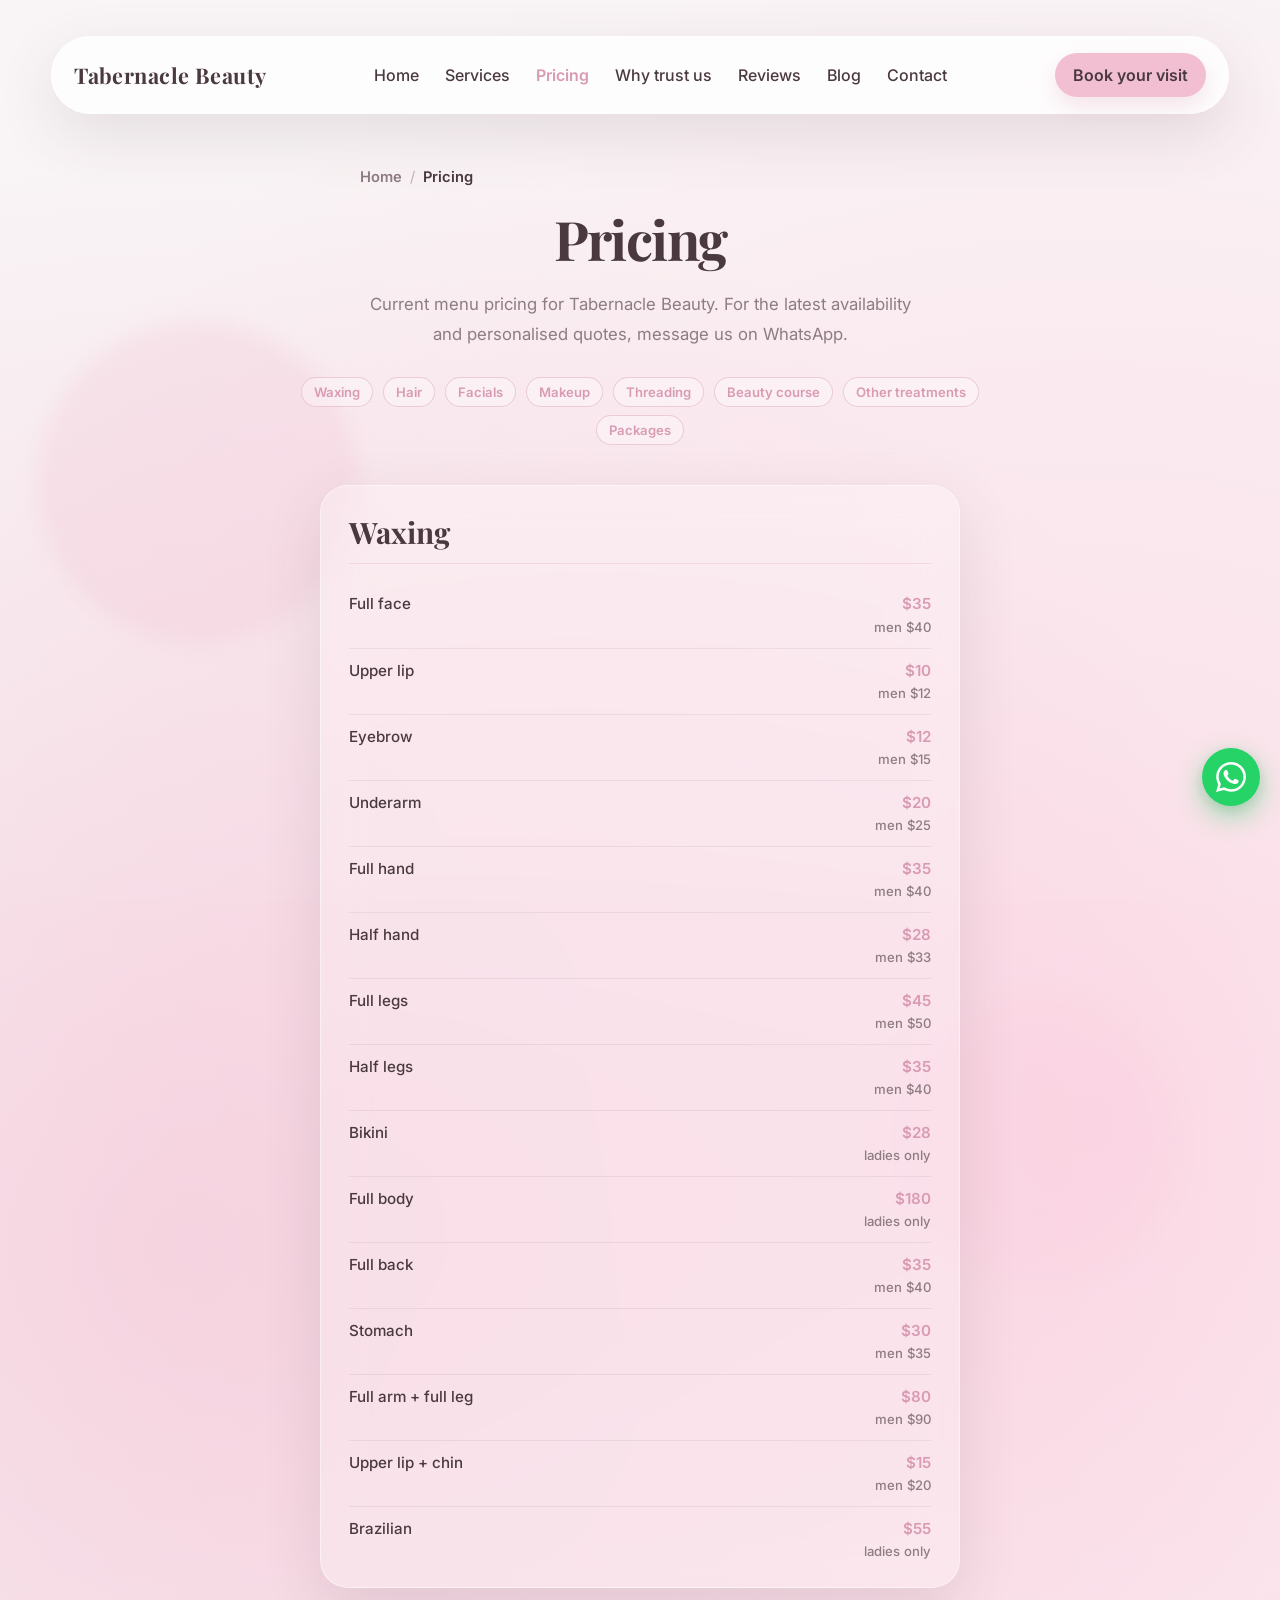
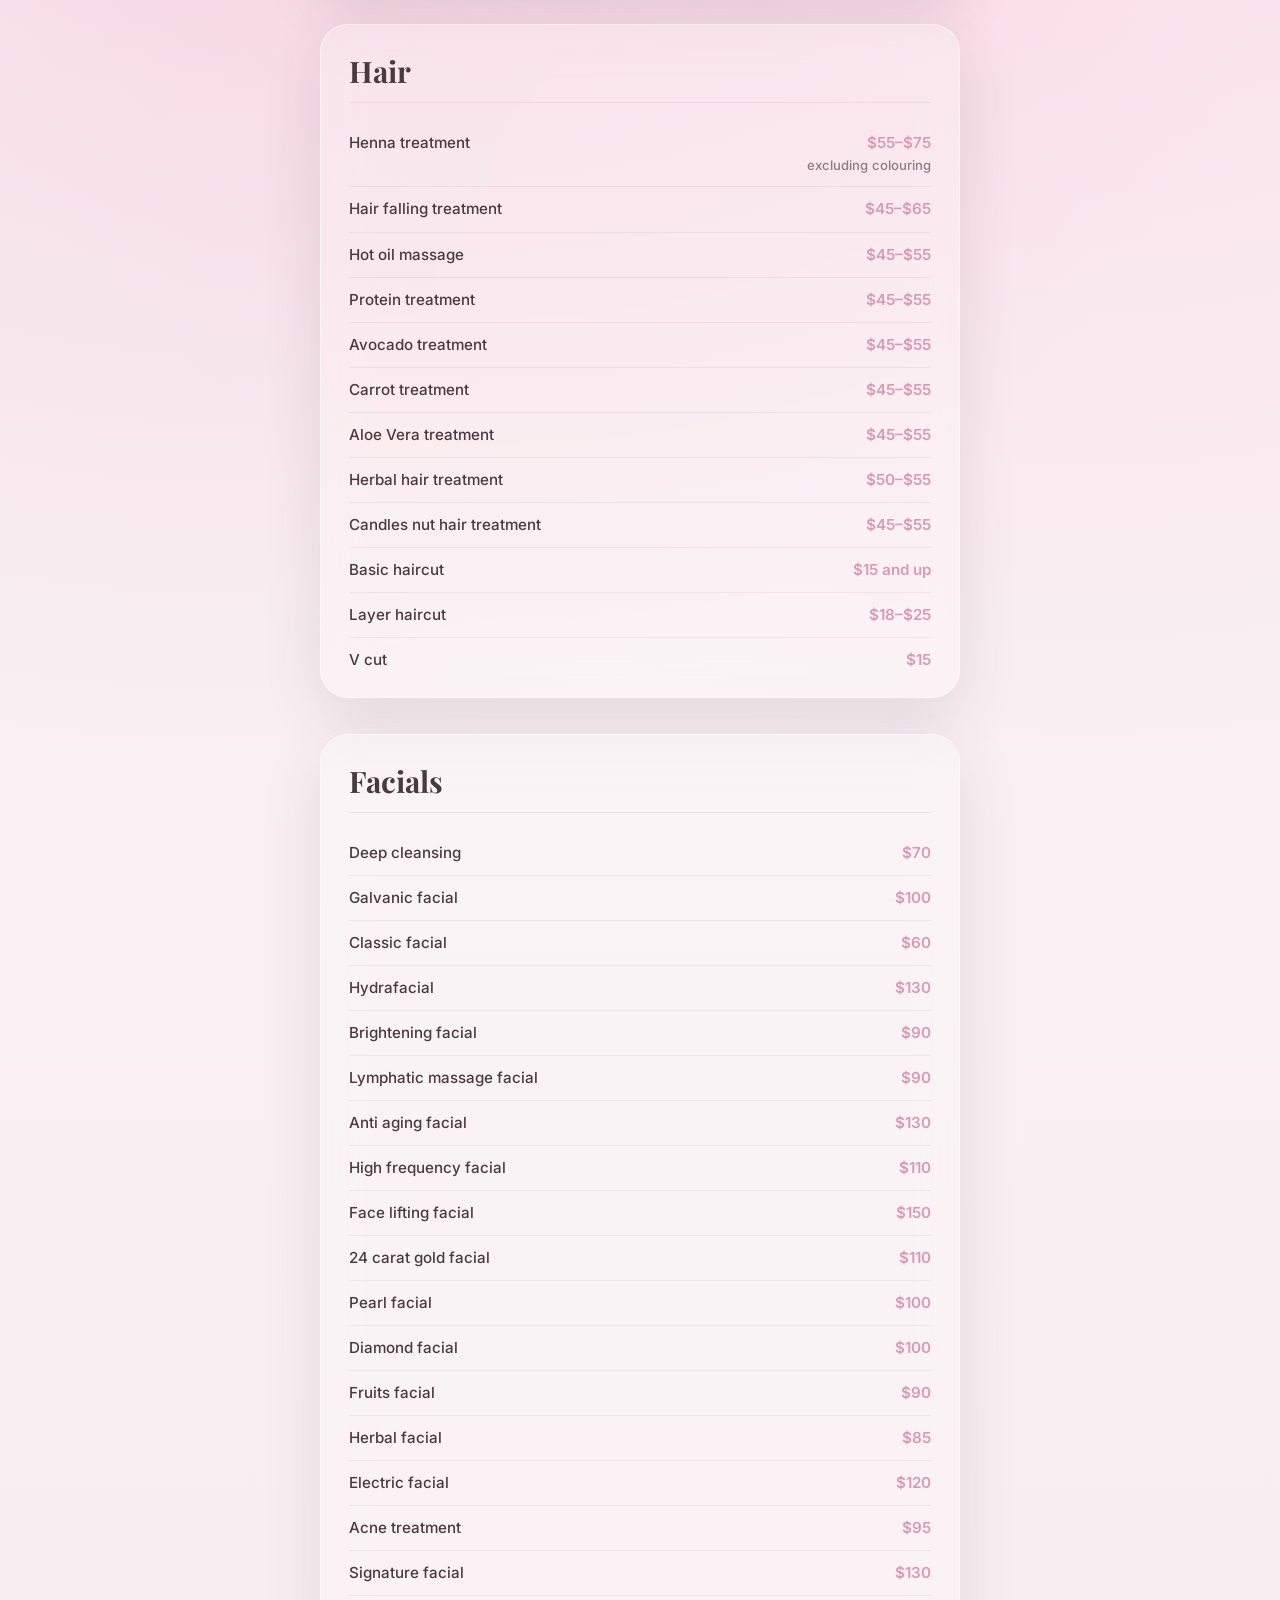
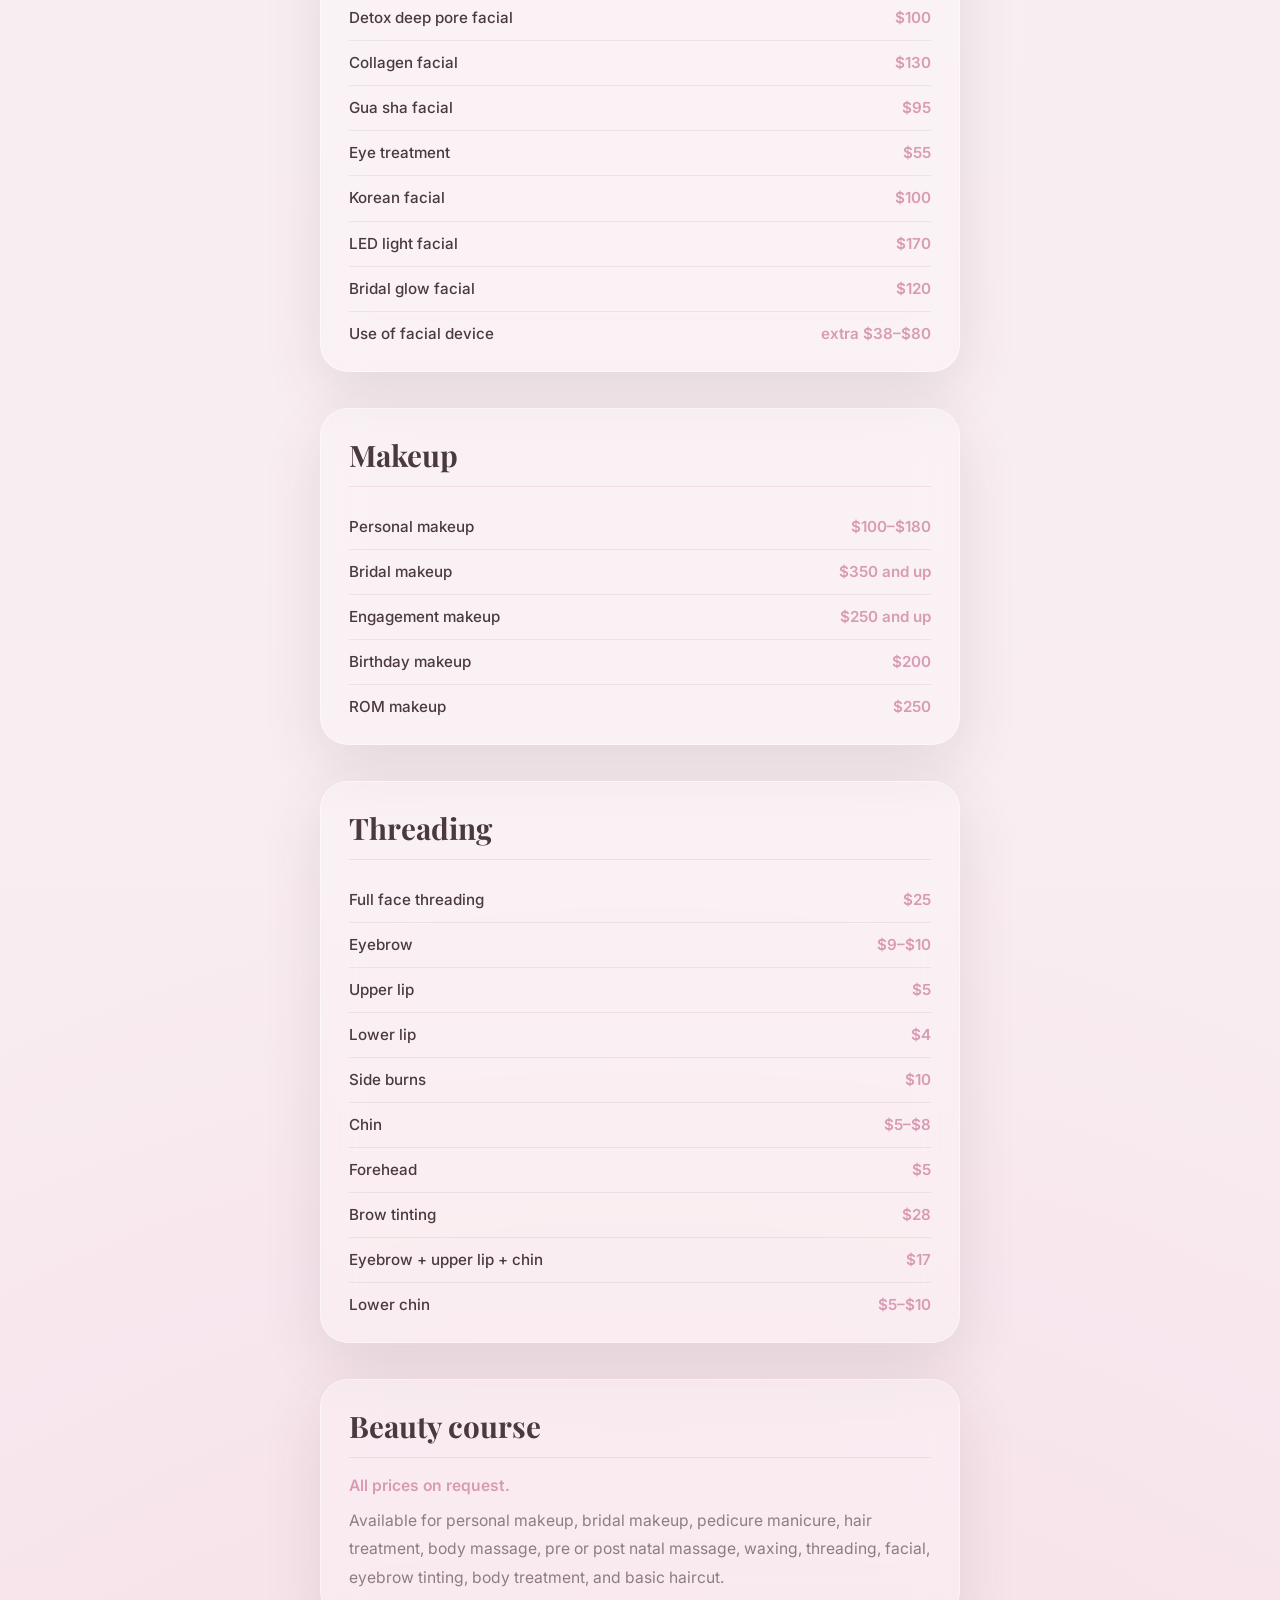
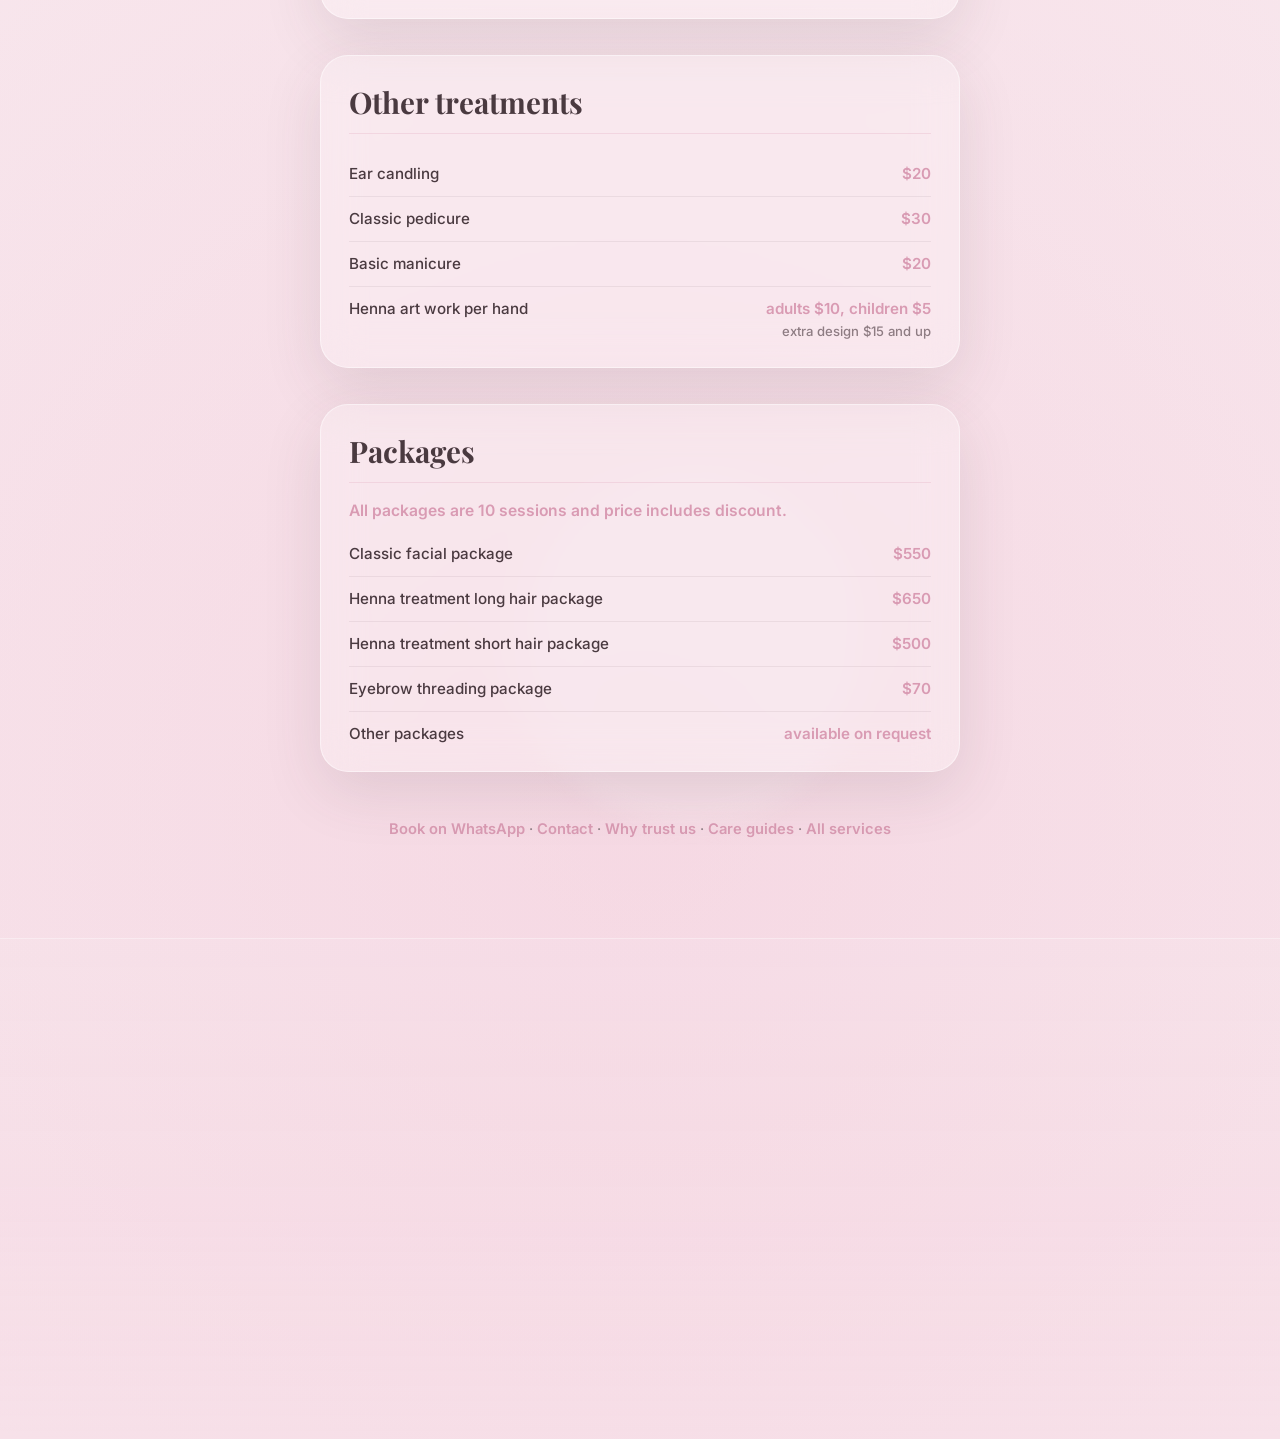
<file: pricing.html>
<!DOCTYPE html>
<html lang="en-SG">
<head>
  <meta charset="UTF-8" />
  <meta name="viewport" content="width=device-width, initial-scale=1.0, viewport-fit=cover" />
  <meta name="theme-color" content="#D99BB3" media="(prefers-color-scheme: light)" />
  <meta name="theme-color" content="#4A3A40" media="(prefers-color-scheme: dark)" />
  <meta name="color-scheme" content="light" />
  <meta name="application-name" content="Tabernacle Beauty" />
  <meta name="apple-mobile-web-app-capable" content="yes" />
  <meta name="apple-mobile-web-app-status-bar-style" content="default" />
  <meta name="apple-mobile-web-app-title" content="Tabernacle Beauty" />
  <meta name="mobile-web-app-capable" content="yes" />
  <meta name="format-detection" content="telephone=yes" />

  <title>Pricing — Tabernacle Beauty | Treatment price list Singapore</title>
  <meta name="description" content="Tabernacle Beauty price list — waxing, hair treatments, facials, makeup, threading, packages, and more. Singapore studio. WhatsApp to book." />
  <meta name="keywords" content="Tabernacle Beauty prices, beauty salon Singapore pricing, facial price Singapore, waxing price list, brow threading price" />
  <meta name="author" content="Tabernacle Beauty" />
  <meta name="robots" content="index, follow" />
  <link rel="canonical" href="https://www.tabernaclebeauty.com/pricing.html" />
  <link rel="alternate" hreflang="en-SG" href="https://www.tabernaclebeauty.com/pricing.html" />
  <link rel="alternate" hreflang="x-default" href="https://www.tabernaclebeauty.com/pricing.html" />
  <link rel="alternate" type="text/plain" href="https://www.tabernaclebeauty.com/llms.txt" title="LLM-readable site summary" />

  <meta property="og:site_name" content="Tabernacle Beauty" />
  <meta property="og:type" content="website" />
  <meta property="og:locale" content="en_SG" />
  <meta property="og:title" content="Pricing — Tabernacle Beauty" />
  <meta property="og:description" content="Full treatment price list — waxing, hair, facials, makeup, threading, and packages." />
  <meta property="og:url" content="https://www.tabernaclebeauty.com/pricing.html" />
  <meta property="og:image" content="https://www.tabernaclebeauty.com/Assets/og-cover.jpg" />
  <meta property="og:image:width" content="1200" />
  <meta property="og:image:height" content="630" />
  <meta property="og:image:type" content="image/jpeg" />
  <meta property="og:image:alt" content="Tabernacle Beauty studio in Tampines, Singapore" />

  <meta name="twitter:card" content="summary_large_image" />
  <meta name="twitter:title" content="Pricing — Tabernacle Beauty" />
  <meta name="twitter:description" content="Treatment price list for our Singapore studio." />
  <meta name="twitter:image" content="https://www.tabernaclebeauty.com/Assets/og-cover.jpg" />
  <meta name="twitter:image:alt" content="Tabernacle Beauty studio in Tampines, Singapore" />

  <link rel="manifest" href="manifest.json" />
  <link rel="icon" type="image/png" href="Assets/icons/favicon-32.png" sizes="32x32" />
  <link rel="icon" type="image/png" href="Assets/icons/icon-192.png" sizes="192x192" />
  <link rel="apple-touch-icon" href="Assets/icons/apple-touch-icon.png" />

  <link rel="preconnect" href="https://fonts.googleapis.com">
  <link rel="preconnect" href="https://fonts.gstatic.com" crossorigin>
  <link rel="preload" as="style" href="https://fonts.googleapis.com/css2?family=Playfair+Display:wght@600;700&family=Inter:wght@400;500;600;700&display=swap">
  <link rel="stylesheet" href="https://fonts.googleapis.com/css2?family=Playfair+Display:wght@600;700&family=Inter:wght@400;500;600;700&display=swap" media="print" onload="this.media='all'">
  <noscript><link rel="stylesheet" href="https://fonts.googleapis.com/css2?family=Playfair+Display:wght@600;700&family=Inter:wght@400;500;600;700&display=swap"></noscript>
  <link rel="preload" href="styles.css" as="style">
  <link rel="stylesheet" href="styles.css" />
</head>
<body class="page-pricing">
  <div class="container navbar">
    <div class="nav-inner">
      <a href="index.html" class="brand">Tabernacle Beauty</a>

      <ul class="nav-links">
        <li><a href="index.html#home">Home</a></li>
        <li><a href="index.html#services">Services</a></li>
        <li><a href="pricing.html" aria-current="page">Pricing</a></li>
        <li><a href="services-trust.html">Why trust us</a></li>
        <li><a href="index.html#reviews">Reviews</a></li>
        <li><a href="blog.html">Blog</a></li>
        <li><a href="contact.html">Contact</a></li>
      </ul>

      <a
        href="https://wa.me/6584574640"
        class="nav-cta"
        target="_blank"
        rel="noopener noreferrer"
        aria-label="Book your visit on WhatsApp"
      >Book your visit</a>

      <button
        type="button"
        class="nav-burger"
        id="navBurger"
        aria-label="Open menu"
        aria-expanded="false"
        aria-controls="navMobileDrawer"
      >
        <span class="nav-burger__line" aria-hidden="true"></span>
        <span class="nav-burger__line" aria-hidden="true"></span>
        <span class="nav-burger__line" aria-hidden="true"></span>
      </button>
    </div>
  </div>

  <div
    class="nav-mobile-drawer"
    id="navMobileDrawer"
    role="dialog"
    aria-modal="true"
    aria-label="Site menu"
    aria-hidden="true"
  >
    <div class="nav-mobile-drawer__backdrop"></div>
    <div class="nav-mobile-drawer__panel">
      <header class="nav-mobile-drawer__header">
        <a href="index.html" class="nav-mobile-drawer__brand">Tabernacle Beauty</a>
        <button type="button" class="nav-mobile-drawer__close" id="navDrawerClose" aria-label="Close menu">
          <span aria-hidden="true"></span>
          <span aria-hidden="true"></span>
        </button>
      </header>

      <div class="nav-mobile-drawer__body">
        <p class="nav-mobile-drawer__label">Menu</p>
        <nav class="nav-mobile-drawer__links" aria-label="Primary">
          <a href="index.html#home" class="nav-mobile-drawer__link">Home</a>
          <a href="index.html#services" class="nav-mobile-drawer__link">Services</a>
          <a href="pricing.html" class="nav-mobile-drawer__link" aria-current="page">Pricing</a>
          <a href="services-trust.html" class="nav-mobile-drawer__link">Why trust us</a>
          <a href="index.html#reviews" class="nav-mobile-drawer__link">Reviews</a>
          <a href="blog.html" class="nav-mobile-drawer__link">Blog</a>
          <a href="contact.html" class="nav-mobile-drawer__link">Contact</a>
        </nav>

        <p class="nav-mobile-drawer__label">Price list</p>
        <nav class="nav-mobile-drawer__links nav-mobile-drawer__links--services" aria-label="Pricing sections">
          <a href="pricing.html#waxing" class="nav-mobile-drawer__link nav-mobile-drawer__link--accent">Waxing</a>
          <a href="pricing.html#hair" class="nav-mobile-drawer__link nav-mobile-drawer__link--accent">Hair</a>
          <a href="pricing.html#facials" class="nav-mobile-drawer__link nav-mobile-drawer__link--accent">Facials</a>
          <a href="pricing.html#makeup" class="nav-mobile-drawer__link nav-mobile-drawer__link--accent">Makeup</a>
          <a href="pricing.html#threading" class="nav-mobile-drawer__link nav-mobile-drawer__link--accent">Threading</a>
          <a href="pricing.html#beauty-course" class="nav-mobile-drawer__link nav-mobile-drawer__link--accent">Beauty course</a>
          <a href="pricing.html#other-treatments" class="nav-mobile-drawer__link nav-mobile-drawer__link--accent">Other treatments</a>
          <a href="pricing.html#packages" class="nav-mobile-drawer__link nav-mobile-drawer__link--accent">Packages</a>
        </nav>

        <a
          href="https://wa.me/6584574640"
          class="nav-mobile-drawer__cta"
          target="_blank"
          rel="noopener noreferrer"
        >Book your visit on WhatsApp</a>
      </div>
    </div>
  </div>

  <main class="pricing-main" id="pricing">
    <div class="pricing-main__bg" aria-hidden="true">
      <div class="blob one"></div>
      <div class="blob two"></div>
      <div class="blob three"></div>
    </div>

    <div class="container pricing-main__inner">
      <header class="pricing-intro">
        <nav class="breadcrumbs" aria-label="Breadcrumb">
          <ol>
            <li><a href="index.html">Home</a></li>
            <li aria-current="page">Pricing</li>
          </ol>
        </nav>
        <h1>Pricing</h1>
        <p>
          Current menu pricing for Tabernacle Beauty. For the latest availability and personalised quotes, message us on WhatsApp.
        </p>
      </header>

      <nav class="pricing-toc" aria-label="On this page">
        <a href="#waxing">Waxing</a>
        <a href="#hair">Hair</a>
        <a href="#facials">Facials</a>
        <a href="#makeup">Makeup</a>
        <a href="#threading">Threading</a>
        <a href="#beauty-course">Beauty course</a>
        <a href="#other-treatments">Other treatments</a>
        <a href="#packages">Packages</a>
      </nav>

      <div class="pricing-sections">
        <section class="pricing-section" id="waxing" aria-labelledby="waxing-heading">
          <h2 id="waxing-heading">Waxing</h2>
          <ul class="pricing-lines">
            <li><span class="pricing-lines__name">Full face</span><span class="pricing-lines__price">$35 <span class="pricing-lines__alt">men $40</span></span></li>
            <li><span class="pricing-lines__name">Upper lip</span><span class="pricing-lines__price">$10 <span class="pricing-lines__alt">men $12</span></span></li>
            <li><span class="pricing-lines__name">Eyebrow</span><span class="pricing-lines__price">$12 <span class="pricing-lines__alt">men $15</span></span></li>
            <li><span class="pricing-lines__name">Underarm</span><span class="pricing-lines__price">$20 <span class="pricing-lines__alt">men $25</span></span></li>
            <li><span class="pricing-lines__name">Full hand</span><span class="pricing-lines__price">$35 <span class="pricing-lines__alt">men $40</span></span></li>
            <li><span class="pricing-lines__name">Half hand</span><span class="pricing-lines__price">$28 <span class="pricing-lines__alt">men $33</span></span></li>
            <li><span class="pricing-lines__name">Full legs</span><span class="pricing-lines__price">$45 <span class="pricing-lines__alt">men $50</span></span></li>
            <li><span class="pricing-lines__name">Half legs</span><span class="pricing-lines__price">$35 <span class="pricing-lines__alt">men $40</span></span></li>
            <li><span class="pricing-lines__name">Bikini</span><span class="pricing-lines__price">$28 <span class="pricing-lines__alt">ladies only</span></span></li>
            <li><span class="pricing-lines__name">Full body</span><span class="pricing-lines__price">$180 <span class="pricing-lines__alt">ladies only</span></span></li>
            <li><span class="pricing-lines__name">Full back</span><span class="pricing-lines__price">$35 <span class="pricing-lines__alt">men $40</span></span></li>
            <li><span class="pricing-lines__name">Stomach</span><span class="pricing-lines__price">$30 <span class="pricing-lines__alt">men $35</span></span></li>
            <li><span class="pricing-lines__name">Full arm + full leg</span><span class="pricing-lines__price">$80 <span class="pricing-lines__alt">men $90</span></span></li>
            <li><span class="pricing-lines__name">Upper lip + chin</span><span class="pricing-lines__price">$15 <span class="pricing-lines__alt">men $20</span></span></li>
            <li><span class="pricing-lines__name">Brazilian</span><span class="pricing-lines__price">$55 <span class="pricing-lines__alt">ladies only</span></span></li>
          </ul>
        </section>

        <section class="pricing-section" id="hair" aria-labelledby="hair-heading">
          <h2 id="hair-heading">Hair</h2>
          <ul class="pricing-lines">
            <li><span class="pricing-lines__name">Henna treatment</span><span class="pricing-lines__price">$55–$75 <span class="pricing-lines__alt">excluding colouring</span></span></li>
            <li><span class="pricing-lines__name">Hair falling treatment</span><span class="pricing-lines__price">$45–$65</span></li>
            <li><span class="pricing-lines__name">Hot oil massage</span><span class="pricing-lines__price">$45–$55</span></li>
            <li><span class="pricing-lines__name">Protein treatment</span><span class="pricing-lines__price">$45–$55</span></li>
            <li><span class="pricing-lines__name">Avocado treatment</span><span class="pricing-lines__price">$45–$55</span></li>
            <li><span class="pricing-lines__name">Carrot treatment</span><span class="pricing-lines__price">$45–$55</span></li>
            <li><span class="pricing-lines__name">Aloe Vera treatment</span><span class="pricing-lines__price">$45–$55</span></li>
            <li><span class="pricing-lines__name">Herbal hair treatment</span><span class="pricing-lines__price">$50–$55</span></li>
            <li><span class="pricing-lines__name">Candles nut hair treatment</span><span class="pricing-lines__price">$45–$55</span></li>
            <li><span class="pricing-lines__name">Basic haircut</span><span class="pricing-lines__price">$15 and up</span></li>
            <li><span class="pricing-lines__name">Layer haircut</span><span class="pricing-lines__price">$18–$25</span></li>
            <li><span class="pricing-lines__name">V cut</span><span class="pricing-lines__price">$15</span></li>
          </ul>
        </section>

        <section class="pricing-section" id="facials" aria-labelledby="facials-heading">
          <h2 id="facials-heading">Facials</h2>
          <ul class="pricing-lines">
            <li><span class="pricing-lines__name">Deep cleansing</span><span class="pricing-lines__price">$70</span></li>
            <li><span class="pricing-lines__name">Galvanic facial</span><span class="pricing-lines__price">$100</span></li>
            <li><span class="pricing-lines__name">Classic facial</span><span class="pricing-lines__price">$60</span></li>
            <li><span class="pricing-lines__name">Hydrafacial</span><span class="pricing-lines__price">$130</span></li>
            <li><span class="pricing-lines__name">Brightening facial</span><span class="pricing-lines__price">$90</span></li>
            <li><span class="pricing-lines__name">Lymphatic massage facial</span><span class="pricing-lines__price">$90</span></li>
            <li><span class="pricing-lines__name">Anti aging facial</span><span class="pricing-lines__price">$130</span></li>
            <li><span class="pricing-lines__name">High frequency facial</span><span class="pricing-lines__price">$110</span></li>
            <li><span class="pricing-lines__name">Face lifting facial</span><span class="pricing-lines__price">$150</span></li>
            <li><span class="pricing-lines__name">24 carat gold facial</span><span class="pricing-lines__price">$110</span></li>
            <li><span class="pricing-lines__name">Pearl facial</span><span class="pricing-lines__price">$100</span></li>
            <li><span class="pricing-lines__name">Diamond facial</span><span class="pricing-lines__price">$100</span></li>
            <li><span class="pricing-lines__name">Fruits facial</span><span class="pricing-lines__price">$90</span></li>
            <li><span class="pricing-lines__name">Herbal facial</span><span class="pricing-lines__price">$85</span></li>
            <li><span class="pricing-lines__name">Electric facial</span><span class="pricing-lines__price">$120</span></li>
            <li><span class="pricing-lines__name">Acne treatment</span><span class="pricing-lines__price">$95</span></li>
            <li><span class="pricing-lines__name">Signature facial</span><span class="pricing-lines__price">$130</span></li>
            <li><span class="pricing-lines__name">Detox deep pore facial</span><span class="pricing-lines__price">$100</span></li>
            <li><span class="pricing-lines__name">Collagen facial</span><span class="pricing-lines__price">$130</span></li>
            <li><span class="pricing-lines__name">Gua sha facial</span><span class="pricing-lines__price">$95</span></li>
            <li><span class="pricing-lines__name">Eye treatment</span><span class="pricing-lines__price">$55</span></li>
            <li><span class="pricing-lines__name">Korean facial</span><span class="pricing-lines__price">$100</span></li>
            <li><span class="pricing-lines__name">LED light facial</span><span class="pricing-lines__price">$170</span></li>
            <li><span class="pricing-lines__name">Bridal glow facial</span><span class="pricing-lines__price">$120</span></li>
            <li><span class="pricing-lines__name">Use of facial device</span><span class="pricing-lines__price">extra $38–$80</span></li>
          </ul>
        </section>

        <section class="pricing-section" id="makeup" aria-labelledby="makeup-heading">
          <h2 id="makeup-heading">Makeup</h2>
          <ul class="pricing-lines">
            <li><span class="pricing-lines__name">Personal makeup</span><span class="pricing-lines__price">$100–$180</span></li>
            <li><span class="pricing-lines__name">Bridal makeup</span><span class="pricing-lines__price">$350 and up</span></li>
            <li><span class="pricing-lines__name">Engagement makeup</span><span class="pricing-lines__price">$250 and up</span></li>
            <li><span class="pricing-lines__name">Birthday makeup</span><span class="pricing-lines__price">$200</span></li>
            <li><span class="pricing-lines__name">ROM makeup</span><span class="pricing-lines__price">$250</span></li>
          </ul>
        </section>

        <section class="pricing-section" id="threading" aria-labelledby="threading-heading">
          <h2 id="threading-heading">Threading</h2>
          <ul class="pricing-lines">
            <li><span class="pricing-lines__name">Full face threading</span><span class="pricing-lines__price">$25</span></li>
            <li><span class="pricing-lines__name">Eyebrow</span><span class="pricing-lines__price">$9–$10</span></li>
            <li><span class="pricing-lines__name">Upper lip</span><span class="pricing-lines__price">$5</span></li>
            <li><span class="pricing-lines__name">Lower lip</span><span class="pricing-lines__price">$4</span></li>
            <li><span class="pricing-lines__name">Side burns</span><span class="pricing-lines__price">$10</span></li>
            <li><span class="pricing-lines__name">Chin</span><span class="pricing-lines__price">$5–$8</span></li>
            <li><span class="pricing-lines__name">Forehead</span><span class="pricing-lines__price">$5</span></li>
            <li><span class="pricing-lines__name">Brow tinting</span><span class="pricing-lines__price">$28</span></li>
            <li><span class="pricing-lines__name">Eyebrow + upper lip + chin</span><span class="pricing-lines__price">$17</span></li>
            <li><span class="pricing-lines__name">Lower chin</span><span class="pricing-lines__price">$5–$10</span></li>
          </ul>
        </section>

        <section class="pricing-section" id="beauty-course" aria-labelledby="beauty-course-heading">
          <h2 id="beauty-course-heading">Beauty course</h2>
          <p class="pricing-section__note">All prices on request.</p>
          <p class="pricing-section__lead">Available for personal makeup, bridal makeup, pedicure manicure, hair treatment, body massage, pre or post natal massage, waxing, threading, facial, eyebrow tinting, body treatment, and basic haircut.</p>
        </section>

        <section class="pricing-section" id="other-treatments" aria-labelledby="other-treatments-heading">
          <h2 id="other-treatments-heading">Other treatments</h2>
          <ul class="pricing-lines">
            <li><span class="pricing-lines__name">Ear candling</span><span class="pricing-lines__price">$20</span></li>
            <li><span class="pricing-lines__name">Classic pedicure</span><span class="pricing-lines__price">$30</span></li>
            <li><span class="pricing-lines__name">Basic manicure</span><span class="pricing-lines__price">$20</span></li>
            <li><span class="pricing-lines__name">Henna art work per hand</span><span class="pricing-lines__price">adults $10, children $5 <span class="pricing-lines__alt">extra design $15 and up</span></span></li>
          </ul>
        </section>

        <section class="pricing-section" id="packages" aria-labelledby="packages-heading">
          <h2 id="packages-heading">Packages</h2>
          <p class="pricing-section__note">All packages are 10 sessions and price includes discount.</p>
          <ul class="pricing-lines">
            <li><span class="pricing-lines__name">Classic facial package</span><span class="pricing-lines__price">$550</span></li>
            <li><span class="pricing-lines__name">Henna treatment long hair package</span><span class="pricing-lines__price">$650</span></li>
            <li><span class="pricing-lines__name">Henna treatment short hair package</span><span class="pricing-lines__price">$500</span></li>
            <li><span class="pricing-lines__name">Eyebrow threading package</span><span class="pricing-lines__price">$70</span></li>
            <li><span class="pricing-lines__name">Other packages</span><span class="pricing-lines__price">available on request</span></li>
          </ul>
        </section>
      </div>

      <p class="pricing-footnote">
        <a href="https://wa.me/6584574640" class="pricing-footnote__link" target="_blank" rel="noopener noreferrer">Book on WhatsApp</a>
        · <a href="contact.html" class="pricing-footnote__link">Contact</a>
        · <a href="services-trust.html" class="pricing-footnote__link">Why trust us</a>
        · <a href="blog.html" class="pricing-footnote__link">Care guides</a>
        · <a href="index.html#services" class="pricing-footnote__link">All services</a>
      </p>
    </div>
  </main>

  <footer class="footer" id="footer">
    <div class="container">
      <div class="footer__inner">
        <div class="footer__brand">
          <a href="index.html#home" class="footer__logo">Tabernacle Beauty</a>
          <p class="footer__tagline">
            Refined beauty, softly perfected — brows, lashes, skin, and waxing in Singapore.
          </p>
        </div>

        <nav class="footer__col" aria-labelledby="footer-explore-heading">
          <h2 class="footer__heading" id="footer-explore-heading">Explore</h2>
          <ul class="footer__links">
            <li><a href="index.html#home">Home</a></li>
            <li><a href="index.html#services">Services</a></li>
            <li><a href="pricing.html" aria-current="page">Pricing</a></li>
            <li><a href="services-trust.html">Why trust us</a></li>
            <li><a href="blog.html">Blog</a></li>
            <li><a href="index.html#faq">FAQ</a></li>
            <li><a href="index.html#reviews">Reviews</a></li>
            <li><a href="index.html#visit">Visit &amp; map</a></li>
            <li><a href="contact.html">Contact</a></li>
          </ul>
        </nav>

        <nav class="footer__col" aria-labelledby="footer-services-heading">
          <h2 class="footer__heading" id="footer-services-heading">Treatments</h2>
          <ul class="footer__links">
            <li><a href="index.html#service-brows">Brow styling</a></li>
            <li><a href="index.html#service-facials">Facial treatments</a></li>
            <li><a href="index.html#service-waxing">Body waxing</a></li>
            <li><a href="index.html#service-threading">Full face threading</a></li>
            <li><a href="index.html#service-lashes">Eyelash extensions</a></li>
            <li><a href="blog.html">Care guides</a></li>
            <li><a href="index.html#services">All services</a></li>
          </ul>
        </nav>

        <div class="footer__col" aria-labelledby="footer-book-heading">
          <h2 class="footer__heading" id="footer-book-heading">Book</h2>
          <ul class="footer__links">
            <li>
              <a href="https://wa.me/6584574640" target="_blank" rel="noopener noreferrer">WhatsApp</a>
            </li>
            <li><a href="contact.html">Contact form &amp; details</a></li>
          </ul>
          <p class="footer__cta-hint">Appointments recommended — message us for your preferred time.</p>
        </div>
      </div>

      <div class="footer__bottom">
        <p class="footer__copyright">© 2026 Tabernacle Beauty. All rights reserved.</p>
        <p class="footer__fine">Expert care you can trust. | <a href="llms.txt">AI site summary</a> | Made by <a href="https://webwizardsg.com" target="_blank" rel="noopener noreferrer">Web Wizards SG</a></p>
      </div>
    </div>
  </footer>

  <!-- Elfsight AI Chatbot | Tabernacle Beauty -->
  <div class="elfsight-ai-chat" aria-label="AI chat assistant">
    <div class="elfsight-app-9d5edfd9-27d3-4846-9f54-422f2a305441" data-elfsight-app-lazy></div>
  </div>

  <a
    class="whatsapp-float"
    href="https://wa.me/6584574640"
    target="_blank"
    rel="noopener noreferrer"
    aria-label="Chat on WhatsApp with Tabernacle Beauty"
    title="WhatsApp +65 8457 4640"
  >
    <svg class="whatsapp-float__icon" viewBox="0 0 24 24" aria-hidden="true">
      <path
        fill="currentColor"
        d="M17.472 14.382c-.297-.149-1.758-.867-2.03-.967-.273-.099-.471-.148-.67.15-.197.297-.767.966-.94 1.164-.173.199-.347.223-.644.075-.297-.15-1.255-.463-2.39-1.475-.883-.788-1.48-1.761-1.653-2.059-.173-.297-.018-.458.13-.606.134-.133.298-.347.446-.52.149-.174.198-.298.298-.497.099-.198.05-.371-.025-.52-.075-.149-.669-1.612-.916-2.207-.242-.579-.487-.5-.669-.51-.173-.008-.371-.01-.57-.01-.198 0-.52.074-.792.372-.272.297-1.04 1.016-1.04 2.479 0 1.462 1.065 2.875 1.213 3.074.149.198 2.096 3.2 5.077 4.487.709.306 1.262.489 1.694.625.712.227 1.36.195 1.871.118.571-.085 1.758-.719 2.006-1.413.248-.694.248-1.289.173-1.413-.074-.124-.272-.198-.57-.347m-5.421 7.403h-.004a9.87 9.87 0 01-5.031-1.378l-.361-.214-3.741.982.998-3.648-.235-.374a9.86 9.86 0 01-1.51-5.26c.001-5.45 4.436-9.884 9.888-9.884 2.64 0 5.122 1.03 6.988 2.898a9.825 9.825 0 012.893 6.994c-.003 5.45-4.435 9.884-9.885 9.884m8.413-18.297A11.815 11.815 0 0012.05 0C5.495 0 .16 5.335.157 11.892c0 2.096.547 4.142 1.588 5.945L.057 24l6.305-1.654a11.882 11.882 0 005.683 1.448h.005c6.554 0 11.89-5.335 11.893-11.893a11.821 11.821 0 00-3.48-8.413z"
      />
    </svg>
  </a>

  <script>
    (function () {
      const drawer = document.getElementById("navMobileDrawer");
      const burger = document.getElementById("navBurger");
      const closeBtn = document.getElementById("navDrawerClose");
      const backdrop = drawer.querySelector(".nav-mobile-drawer__backdrop");

      function openDrawer() {
        drawer.classList.add("is-open");
        drawer.setAttribute("aria-hidden", "false");
        burger.classList.add("is-open");
        burger.setAttribute("aria-expanded", "true");
        document.body.classList.add("nav-drawer-open");
      }

      function closeDrawer() {
        drawer.classList.remove("is-open");
        drawer.setAttribute("aria-hidden", "true");
        burger.classList.remove("is-open");
        burger.setAttribute("aria-expanded", "false");
        document.body.classList.remove("nav-drawer-open");
      }

      function toggleDrawer() {
        if (drawer.classList.contains("is-open")) {
          closeDrawer();
        } else {
          openDrawer();
        }
      }

      burger.addEventListener("click", toggleDrawer);
      closeBtn.addEventListener("click", closeDrawer);
      backdrop.addEventListener("click", closeDrawer);

      drawer.querySelectorAll("a[href]").forEach((link) => {
        link.addEventListener("click", () => {
          closeDrawer();
        });
      });

      document.addEventListener("keydown", (e) => {
        if (e.key === "Escape" && drawer.classList.contains("is-open")) {
          closeDrawer();
        }
      });

      window.addEventListener("resize", () => {
        if (window.matchMedia("(min-width: 981px)").matches && drawer.classList.contains("is-open")) {
          closeDrawer();
        }
      });
    })();
  </script>
  <script>
    window.addEventListener("load", function () {
      var elf = document.createElement("script");
      elf.src = "https://elfsightcdn.com/platform.js";
      elf.async = true;
      document.body.appendChild(elf);
    });
  </script>
  <script type="application/ld+json">
{
  "@context": "https://schema.org",
  "@graph": [
    {
      "@type": "WebSite",
      "@id": "https://www.tabernaclebeauty.com/#website",
      "url": "https://www.tabernaclebeauty.com/",
      "name": "Tabernacle Beauty",
      "description": "Brows, lashes, facials, creambath hair, threading, eyebrow embroidery, henna brows, hair colouring, makeup, and body waxing in Tampines, Singapore. Book on WhatsApp.",
      "inLanguage": "en-SG",
      "publisher": {
        "@id": "https://www.tabernaclebeauty.com/#business"
      }
    },
    {
      "@type": "WebPage",
      "@id": "https://www.tabernaclebeauty.com/pricing.html#webpage",
      "url": "https://www.tabernaclebeauty.com/pricing.html",
      "name": "Pricing — Tabernacle Beauty | Treatment price list Singapore",
      "description": "Waxing, hair treatments, facials, makeup, threading, packages, and more. Prices in SGD.",
      "isPartOf": {
        "@id": "https://www.tabernaclebeauty.com/#website"
      },
      "about": {
        "@id": "https://www.tabernaclebeauty.com/#business"
      },
      "inLanguage": "en-SG",
      "primaryImageOfPage": {
        "@type": "ImageObject",
        "url": "https://www.tabernaclebeauty.com/Assets/og-cover.jpg",
        "width": 1200,
        "height": 630
      },
      "dateModified": "2026-09-28",
      "mainEntity": {
        "@id": "https://www.tabernaclebeauty.com/pricing.html#offer-catalog"
      }
    },
    {
      "@type": "BeautySalon",
      "@id": "https://www.tabernaclebeauty.com/#business",
      "name": "Tabernacle Beauty",
      "alternateName": "Tabernacle Beauty Service",
      "url": "https://www.tabernaclebeauty.com/",
      "image": "https://www.tabernaclebeauty.com/Assets/og-cover.jpg",
      "logo": {
        "@type": "ImageObject",
        "url": "https://www.tabernaclebeauty.com/Assets/icons/icon-512.png",
        "width": 512,
        "height": 512
      },
      "description": "Expert brow styling, facials, body waxing, hair colouring, lash extensions, makeup, creambath, threading, eyebrow embroidery, and henna brows in a calm Tampines, Singapore studio. Appointments recommended; eyebrow threading welcomes walk-ins.",
      "telephone": "+6584574640",
      "currenciesAccepted": "SGD",
      "priceRange": "$$",
      "address": {
        "@type": "PostalAddress",
        "addressLocality": "Tampines",
        "addressRegion": "Singapore",
        "addressCountry": "SG"
      },
      "geo": {
        "@type": "GeoCoordinates",
        "latitude": 1.368182,
        "longitude": 103.936726
      },
      "hasMap": "https://www.google.com/maps/place/Tabernacle+Beauty+Service/",
      "sameAs": [
        "https://www.google.com/maps/place/Tabernacle+Beauty+Service/"
      ],
      "areaServed": [
        {
          "@type": "City",
          "name": "Tampines"
        },
        {
          "@type": "Country",
          "name": "Singapore"
        }
      ],
      "knowsLanguage": "en",
      "employee": {
        "@type": "Person",
        "name": "Jessyca",
        "jobTitle": "Owner and brow specialist"
      },
      "contactPoint": {
        "@type": "ContactPoint",
        "telephone": "+6584574640",
        "contactType": "reservations",
        "availableLanguage": [
          "English"
        ],
        "areaServed": "SG",
        "url": "https://wa.me/6584574640"
      },
      "potentialAction": {
        "@type": "ReserveAction",
        "name": "Book on WhatsApp",
        "target": {
          "@type": "EntryPoint",
          "urlTemplate": "https://wa.me/6584574640",
          "actionPlatform": [
            "https://schema.org/DesktopWebPlatform",
            "https://schema.org/MobileWebPlatform"
          ]
        }
      },
      "hasOfferCatalog": {
        "@id": "https://www.tabernaclebeauty.com/pricing.html#offer-catalog"
      },
      "aggregateRating": {
        "@type": "AggregateRating",
        "ratingValue": "4.9",
        "bestRating": "5",
        "worstRating": "1",
        "ratingCount": "100"
      }
    },
    {
      "@type": "OfferCatalog",
      "@id": "https://www.tabernaclebeauty.com/pricing.html#offer-catalog",
      "name": "Tabernacle Beauty treatment price list",
      "url": "https://www.tabernaclebeauty.com/pricing.html",
      "itemListElement": [
        {
          "@type": "Offer",
          "url": "https://www.tabernaclebeauty.com/pricing.html#waxing",
          "availability": "https://schema.org/InStock",
          "itemOffered": {
            "@type": "Service",
            "name": "Waxing — Full face",
            "url": "https://www.tabernaclebeauty.com/pricing.html#waxing",
            "provider": {
              "@id": "https://www.tabernaclebeauty.com/#business"
            },
            "areaServed": {
              "@type": "City",
              "name": "Singapore"
            }
          },
          "seller": {
            "@id": "https://www.tabernaclebeauty.com/#business"
          },
          "priceCurrency": "SGD",
          "price": "35.00",
          "description": "Men $40."
        },
        {
          "@type": "Offer",
          "url": "https://www.tabernaclebeauty.com/pricing.html#waxing",
          "availability": "https://schema.org/InStock",
          "itemOffered": {
            "@type": "Service",
            "name": "Waxing — Upper lip",
            "url": "https://www.tabernaclebeauty.com/pricing.html#waxing",
            "provider": {
              "@id": "https://www.tabernaclebeauty.com/#business"
            },
            "areaServed": {
              "@type": "City",
              "name": "Singapore"
            }
          },
          "seller": {
            "@id": "https://www.tabernaclebeauty.com/#business"
          },
          "priceCurrency": "SGD",
          "price": "10.00",
          "description": "Men $12."
        },
        {
          "@type": "Offer",
          "url": "https://www.tabernaclebeauty.com/pricing.html#waxing",
          "availability": "https://schema.org/InStock",
          "itemOffered": {
            "@type": "Service",
            "name": "Waxing — Eyebrow",
            "url": "https://www.tabernaclebeauty.com/pricing.html#waxing",
            "provider": {
              "@id": "https://www.tabernaclebeauty.com/#business"
            },
            "areaServed": {
              "@type": "City",
              "name": "Singapore"
            }
          },
          "seller": {
            "@id": "https://www.tabernaclebeauty.com/#business"
          },
          "priceCurrency": "SGD",
          "price": "12.00",
          "description": "Men $15."
        },
        {
          "@type": "Offer",
          "url": "https://www.tabernaclebeauty.com/pricing.html#waxing",
          "availability": "https://schema.org/InStock",
          "itemOffered": {
            "@type": "Service",
            "name": "Waxing — Underarm",
            "url": "https://www.tabernaclebeauty.com/pricing.html#waxing",
            "provider": {
              "@id": "https://www.tabernaclebeauty.com/#business"
            },
            "areaServed": {
              "@type": "City",
              "name": "Singapore"
            }
          },
          "seller": {
            "@id": "https://www.tabernaclebeauty.com/#business"
          },
          "priceCurrency": "SGD",
          "price": "20.00",
          "description": "Men $25."
        },
        {
          "@type": "Offer",
          "url": "https://www.tabernaclebeauty.com/pricing.html#waxing",
          "availability": "https://schema.org/InStock",
          "itemOffered": {
            "@type": "Service",
            "name": "Waxing — Full hand",
            "url": "https://www.tabernaclebeauty.com/pricing.html#waxing",
            "provider": {
              "@id": "https://www.tabernaclebeauty.com/#business"
            },
            "areaServed": {
              "@type": "City",
              "name": "Singapore"
            }
          },
          "seller": {
            "@id": "https://www.tabernaclebeauty.com/#business"
          },
          "priceCurrency": "SGD",
          "price": "35.00",
          "description": "Men $40."
        },
        {
          "@type": "Offer",
          "url": "https://www.tabernaclebeauty.com/pricing.html#waxing",
          "availability": "https://schema.org/InStock",
          "itemOffered": {
            "@type": "Service",
            "name": "Waxing — Half hand",
            "url": "https://www.tabernaclebeauty.com/pricing.html#waxing",
            "provider": {
              "@id": "https://www.tabernaclebeauty.com/#business"
            },
            "areaServed": {
              "@type": "City",
              "name": "Singapore"
            }
          },
          "seller": {
            "@id": "https://www.tabernaclebeauty.com/#business"
          },
          "priceCurrency": "SGD",
          "price": "28.00",
          "description": "Men $33."
        },
        {
          "@type": "Offer",
          "url": "https://www.tabernaclebeauty.com/pricing.html#waxing",
          "availability": "https://schema.org/InStock",
          "itemOffered": {
            "@type": "Service",
            "name": "Waxing — Full legs",
            "url": "https://www.tabernaclebeauty.com/pricing.html#waxing",
            "provider": {
              "@id": "https://www.tabernaclebeauty.com/#business"
            },
            "areaServed": {
              "@type": "City",
              "name": "Singapore"
            }
          },
          "seller": {
            "@id": "https://www.tabernaclebeauty.com/#business"
          },
          "priceCurrency": "SGD",
          "price": "45.00",
          "description": "Men $50."
        },
        {
          "@type": "Offer",
          "url": "https://www.tabernaclebeauty.com/pricing.html#waxing",
          "availability": "https://schema.org/InStock",
          "itemOffered": {
            "@type": "Service",
            "name": "Waxing — Half legs",
            "url": "https://www.tabernaclebeauty.com/pricing.html#waxing",
            "provider": {
              "@id": "https://www.tabernaclebeauty.com/#business"
            },
            "areaServed": {
              "@type": "City",
              "name": "Singapore"
            }
          },
          "seller": {
            "@id": "https://www.tabernaclebeauty.com/#business"
          },
          "priceCurrency": "SGD",
          "price": "35.00",
          "description": "Men $40."
        },
        {
          "@type": "Offer",
          "url": "https://www.tabernaclebeauty.com/pricing.html#waxing",
          "availability": "https://schema.org/InStock",
          "itemOffered": {
            "@type": "Service",
            "name": "Waxing — Bikini",
            "url": "https://www.tabernaclebeauty.com/pricing.html#waxing",
            "provider": {
              "@id": "https://www.tabernaclebeauty.com/#business"
            },
            "areaServed": {
              "@type": "City",
              "name": "Singapore"
            }
          },
          "seller": {
            "@id": "https://www.tabernaclebeauty.com/#business"
          },
          "priceCurrency": "SGD",
          "price": "28.00",
          "description": "Ladies only."
        },
        {
          "@type": "Offer",
          "url": "https://www.tabernaclebeauty.com/pricing.html#waxing",
          "availability": "https://schema.org/InStock",
          "itemOffered": {
            "@type": "Service",
            "name": "Waxing — Full body",
            "url": "https://www.tabernaclebeauty.com/pricing.html#waxing",
            "provider": {
              "@id": "https://www.tabernaclebeauty.com/#business"
            },
            "areaServed": {
              "@type": "City",
              "name": "Singapore"
            }
          },
          "seller": {
            "@id": "https://www.tabernaclebeauty.com/#business"
          },
          "priceCurrency": "SGD",
          "price": "180.00",
          "description": "Ladies only."
        },
        {
          "@type": "Offer",
          "url": "https://www.tabernaclebeauty.com/pricing.html#waxing",
          "availability": "https://schema.org/InStock",
          "itemOffered": {
            "@type": "Service",
            "name": "Waxing — Full back",
            "url": "https://www.tabernaclebeauty.com/pricing.html#waxing",
            "provider": {
              "@id": "https://www.tabernaclebeauty.com/#business"
            },
            "areaServed": {
              "@type": "City",
              "name": "Singapore"
            }
          },
          "seller": {
            "@id": "https://www.tabernaclebeauty.com/#business"
          },
          "priceCurrency": "SGD",
          "price": "35.00",
          "description": "Men $40."
        },
        {
          "@type": "Offer",
          "url": "https://www.tabernaclebeauty.com/pricing.html#waxing",
          "availability": "https://schema.org/InStock",
          "itemOffered": {
            "@type": "Service",
            "name": "Waxing — Stomach",
            "url": "https://www.tabernaclebeauty.com/pricing.html#waxing",
            "provider": {
              "@id": "https://www.tabernaclebeauty.com/#business"
            },
            "areaServed": {
              "@type": "City",
              "name": "Singapore"
            }
          },
          "seller": {
            "@id": "https://www.tabernaclebeauty.com/#business"
          },
          "priceCurrency": "SGD",
          "price": "30.00",
          "description": "Men $35."
        },
        {
          "@type": "Offer",
          "url": "https://www.tabernaclebeauty.com/pricing.html#waxing",
          "availability": "https://schema.org/InStock",
          "itemOffered": {
            "@type": "Service",
            "name": "Waxing — Full arm and full leg",
            "url": "https://www.tabernaclebeauty.com/pricing.html#waxing",
            "provider": {
              "@id": "https://www.tabernaclebeauty.com/#business"
            },
            "areaServed": {
              "@type": "City",
              "name": "Singapore"
            }
          },
          "seller": {
            "@id": "https://www.tabernaclebeauty.com/#business"
          },
          "priceCurrency": "SGD",
          "price": "80.00",
          "description": "Men $90."
        },
        {
          "@type": "Offer",
          "url": "https://www.tabernaclebeauty.com/pricing.html#waxing",
          "availability": "https://schema.org/InStock",
          "itemOffered": {
            "@type": "Service",
            "name": "Waxing — Upper lip and chin",
            "url": "https://www.tabernaclebeauty.com/pricing.html#waxing",
            "provider": {
              "@id": "https://www.tabernaclebeauty.com/#business"
            },
            "areaServed": {
              "@type": "City",
              "name": "Singapore"
            }
          },
          "seller": {
            "@id": "https://www.tabernaclebeauty.com/#business"
          },
          "priceCurrency": "SGD",
          "price": "15.00",
          "description": "Men $20."
        },
        {
          "@type": "Offer",
          "url": "https://www.tabernaclebeauty.com/pricing.html#waxing",
          "availability": "https://schema.org/InStock",
          "itemOffered": {
            "@type": "Service",
            "name": "Waxing — Brazilian",
            "url": "https://www.tabernaclebeauty.com/pricing.html#waxing",
            "provider": {
              "@id": "https://www.tabernaclebeauty.com/#business"
            },
            "areaServed": {
              "@type": "City",
              "name": "Singapore"
            }
          },
          "seller": {
            "@id": "https://www.tabernaclebeauty.com/#business"
          },
          "priceCurrency": "SGD",
          "price": "55.00",
          "description": "Ladies only."
        },
        {
          "@type": "Offer",
          "url": "https://www.tabernaclebeauty.com/pricing.html#hair",
          "availability": "https://schema.org/InStock",
          "itemOffered": {
            "@type": "Service",
            "name": "Hair — Henna treatment",
            "url": "https://www.tabernaclebeauty.com/pricing.html#hair",
            "provider": {
              "@id": "https://www.tabernaclebeauty.com/#business"
            },
            "areaServed": {
              "@type": "City",
              "name": "Singapore"
            }
          },
          "seller": {
            "@id": "https://www.tabernaclebeauty.com/#business"
          },
          "priceCurrency": "SGD",
          "priceSpecification": {
            "@type": "PriceSpecification",
            "priceCurrency": "SGD",
            "minPrice": "55.00",
            "maxPrice": "75.00"
          },
          "description": "Excluding colouring."
        },
        {
          "@type": "Offer",
          "url": "https://www.tabernaclebeauty.com/pricing.html#hair",
          "availability": "https://schema.org/InStock",
          "itemOffered": {
            "@type": "Service",
            "name": "Hair — Hair falling treatment",
            "url": "https://www.tabernaclebeauty.com/pricing.html#hair",
            "provider": {
              "@id": "https://www.tabernaclebeauty.com/#business"
            },
            "areaServed": {
              "@type": "City",
              "name": "Singapore"
            }
          },
          "seller": {
            "@id": "https://www.tabernaclebeauty.com/#business"
          },
          "priceCurrency": "SGD",
          "priceSpecification": {
            "@type": "PriceSpecification",
            "priceCurrency": "SGD",
            "minPrice": "45.00",
            "maxPrice": "65.00"
          }
        },
        {
          "@type": "Offer",
          "url": "https://www.tabernaclebeauty.com/pricing.html#hair",
          "availability": "https://schema.org/InStock",
          "itemOffered": {
            "@type": "Service",
            "name": "Hair — Hot oil massage",
            "url": "https://www.tabernaclebeauty.com/pricing.html#hair",
            "provider": {
              "@id": "https://www.tabernaclebeauty.com/#business"
            },
            "areaServed": {
              "@type": "City",
              "name": "Singapore"
            }
          },
          "seller": {
            "@id": "https://www.tabernaclebeauty.com/#business"
          },
          "priceCurrency": "SGD",
          "priceSpecification": {
            "@type": "PriceSpecification",
            "priceCurrency": "SGD",
            "minPrice": "45.00",
            "maxPrice": "55.00"
          }
        },
        {
          "@type": "Offer",
          "url": "https://www.tabernaclebeauty.com/pricing.html#hair",
          "availability": "https://schema.org/InStock",
          "itemOffered": {
            "@type": "Service",
            "name": "Hair — Protein treatment",
            "url": "https://www.tabernaclebeauty.com/pricing.html#hair",
            "provider": {
              "@id": "https://www.tabernaclebeauty.com/#business"
            },
            "areaServed": {
              "@type": "City",
              "name": "Singapore"
            }
          },
          "seller": {
            "@id": "https://www.tabernaclebeauty.com/#business"
          },
          "priceCurrency": "SGD",
          "priceSpecification": {
            "@type": "PriceSpecification",
            "priceCurrency": "SGD",
            "minPrice": "45.00",
            "maxPrice": "55.00"
          }
        },
        {
          "@type": "Offer",
          "url": "https://www.tabernaclebeauty.com/pricing.html#hair",
          "availability": "https://schema.org/InStock",
          "itemOffered": {
            "@type": "Service",
            "name": "Hair — Avocado treatment",
            "url": "https://www.tabernaclebeauty.com/pricing.html#hair",
            "provider": {
              "@id": "https://www.tabernaclebeauty.com/#business"
            },
            "areaServed": {
              "@type": "City",
              "name": "Singapore"
            }
          },
          "seller": {
            "@id": "https://www.tabernaclebeauty.com/#business"
          },
          "priceCurrency": "SGD",
          "priceSpecification": {
            "@type": "PriceSpecification",
            "priceCurrency": "SGD",
            "minPrice": "45.00",
            "maxPrice": "55.00"
          }
        },
        {
          "@type": "Offer",
          "url": "https://www.tabernaclebeauty.com/pricing.html#hair",
          "availability": "https://schema.org/InStock",
          "itemOffered": {
            "@type": "Service",
            "name": "Hair — Carrot treatment",
            "url": "https://www.tabernaclebeauty.com/pricing.html#hair",
            "provider": {
              "@id": "https://www.tabernaclebeauty.com/#business"
            },
            "areaServed": {
              "@type": "City",
              "name": "Singapore"
            }
          },
          "seller": {
            "@id": "https://www.tabernaclebeauty.com/#business"
          },
          "priceCurrency": "SGD",
          "priceSpecification": {
            "@type": "PriceSpecification",
            "priceCurrency": "SGD",
            "minPrice": "45.00",
            "maxPrice": "55.00"
          }
        },
        {
          "@type": "Offer",
          "url": "https://www.tabernaclebeauty.com/pricing.html#hair",
          "availability": "https://schema.org/InStock",
          "itemOffered": {
            "@type": "Service",
            "name": "Hair — Aloe Vera treatment",
            "url": "https://www.tabernaclebeauty.com/pricing.html#hair",
            "provider": {
              "@id": "https://www.tabernaclebeauty.com/#business"
            },
            "areaServed": {
              "@type": "City",
              "name": "Singapore"
            }
          },
          "seller": {
            "@id": "https://www.tabernaclebeauty.com/#business"
          },
          "priceCurrency": "SGD",
          "priceSpecification": {
            "@type": "PriceSpecification",
            "priceCurrency": "SGD",
            "minPrice": "45.00",
            "maxPrice": "55.00"
          }
        },
        {
          "@type": "Offer",
          "url": "https://www.tabernaclebeauty.com/pricing.html#hair",
          "availability": "https://schema.org/InStock",
          "itemOffered": {
            "@type": "Service",
            "name": "Hair — Herbal hair treatment",
            "url": "https://www.tabernaclebeauty.com/pricing.html#hair",
            "provider": {
              "@id": "https://www.tabernaclebeauty.com/#business"
            },
            "areaServed": {
              "@type": "City",
              "name": "Singapore"
            }
          },
          "seller": {
            "@id": "https://www.tabernaclebeauty.com/#business"
          },
          "priceCurrency": "SGD",
          "priceSpecification": {
            "@type": "PriceSpecification",
            "priceCurrency": "SGD",
            "minPrice": "50.00",
            "maxPrice": "55.00"
          }
        },
        {
          "@type": "Offer",
          "url": "https://www.tabernaclebeauty.com/pricing.html#hair",
          "availability": "https://schema.org/InStock",
          "itemOffered": {
            "@type": "Service",
            "name": "Hair — Candles nut hair treatment",
            "url": "https://www.tabernaclebeauty.com/pricing.html#hair",
            "provider": {
              "@id": "https://www.tabernaclebeauty.com/#business"
            },
            "areaServed": {
              "@type": "City",
              "name": "Singapore"
            }
          },
          "seller": {
            "@id": "https://www.tabernaclebeauty.com/#business"
          },
          "priceCurrency": "SGD",
          "priceSpecification": {
            "@type": "PriceSpecification",
            "priceCurrency": "SGD",
            "minPrice": "45.00",
            "maxPrice": "55.00"
          }
        },
        {
          "@type": "Offer",
          "url": "https://www.tabernaclebeauty.com/pricing.html#hair",
          "availability": "https://schema.org/InStock",
          "itemOffered": {
            "@type": "Service",
            "name": "Hair — Layer haircut",
            "url": "https://www.tabernaclebeauty.com/pricing.html#hair",
            "provider": {
              "@id": "https://www.tabernaclebeauty.com/#business"
            },
            "areaServed": {
              "@type": "City",
              "name": "Singapore"
            }
          },
          "seller": {
            "@id": "https://www.tabernaclebeauty.com/#business"
          },
          "priceCurrency": "SGD",
          "priceSpecification": {
            "@type": "PriceSpecification",
            "priceCurrency": "SGD",
            "minPrice": "18.00",
            "maxPrice": "25.00"
          }
        },
        {
          "@type": "Offer",
          "url": "https://www.tabernaclebeauty.com/pricing.html#hair",
          "availability": "https://schema.org/InStock",
          "itemOffered": {
            "@type": "Service",
            "name": "Hair — Basic haircut",
            "url": "https://www.tabernaclebeauty.com/pricing.html#hair",
            "provider": {
              "@id": "https://www.tabernaclebeauty.com/#business"
            },
            "areaServed": {
              "@type": "City",
              "name": "Singapore"
            }
          },
          "seller": {
            "@id": "https://www.tabernaclebeauty.com/#business"
          },
          "priceCurrency": "SGD",
          "price": "15.00",
          "description": "From $15."
        },
        {
          "@type": "Offer",
          "url": "https://www.tabernaclebeauty.com/pricing.html#hair",
          "availability": "https://schema.org/InStock",
          "itemOffered": {
            "@type": "Service",
            "name": "Hair — V cut",
            "url": "https://www.tabernaclebeauty.com/pricing.html#hair",
            "provider": {
              "@id": "https://www.tabernaclebeauty.com/#business"
            },
            "areaServed": {
              "@type": "City",
              "name": "Singapore"
            }
          },
          "seller": {
            "@id": "https://www.tabernaclebeauty.com/#business"
          },
          "priceCurrency": "SGD",
          "price": "15.00"
        },
        {
          "@type": "Offer",
          "url": "https://www.tabernaclebeauty.com/pricing.html#facials",
          "availability": "https://schema.org/InStock",
          "itemOffered": {
            "@type": "Service",
            "name": "Facial — Deep cleansing",
            "url": "https://www.tabernaclebeauty.com/pricing.html#facials",
            "provider": {
              "@id": "https://www.tabernaclebeauty.com/#business"
            },
            "areaServed": {
              "@type": "City",
              "name": "Singapore"
            }
          },
          "seller": {
            "@id": "https://www.tabernaclebeauty.com/#business"
          },
          "priceCurrency": "SGD",
          "price": "70.00"
        },
        {
          "@type": "Offer",
          "url": "https://www.tabernaclebeauty.com/pricing.html#facials",
          "availability": "https://schema.org/InStock",
          "itemOffered": {
            "@type": "Service",
            "name": "Facial — Galvanic facial",
            "url": "https://www.tabernaclebeauty.com/pricing.html#facials",
            "provider": {
              "@id": "https://www.tabernaclebeauty.com/#business"
            },
            "areaServed": {
              "@type": "City",
              "name": "Singapore"
            }
          },
          "seller": {
            "@id": "https://www.tabernaclebeauty.com/#business"
          },
          "priceCurrency": "SGD",
          "price": "100.00"
        },
        {
          "@type": "Offer",
          "url": "https://www.tabernaclebeauty.com/pricing.html#facials",
          "availability": "https://schema.org/InStock",
          "itemOffered": {
            "@type": "Service",
            "name": "Facial — Classic facial",
            "url": "https://www.tabernaclebeauty.com/pricing.html#facials",
            "provider": {
              "@id": "https://www.tabernaclebeauty.com/#business"
            },
            "areaServed": {
              "@type": "City",
              "name": "Singapore"
            }
          },
          "seller": {
            "@id": "https://www.tabernaclebeauty.com/#business"
          },
          "priceCurrency": "SGD",
          "price": "60.00"
        },
        {
          "@type": "Offer",
          "url": "https://www.tabernaclebeauty.com/pricing.html#facials",
          "availability": "https://schema.org/InStock",
          "itemOffered": {
            "@type": "Service",
            "name": "Facial — Hydrafacial",
            "url": "https://www.tabernaclebeauty.com/pricing.html#facials",
            "provider": {
              "@id": "https://www.tabernaclebeauty.com/#business"
            },
            "areaServed": {
              "@type": "City",
              "name": "Singapore"
            }
          },
          "seller": {
            "@id": "https://www.tabernaclebeauty.com/#business"
          },
          "priceCurrency": "SGD",
          "price": "130.00"
        },
        {
          "@type": "Offer",
          "url": "https://www.tabernaclebeauty.com/pricing.html#facials",
          "availability": "https://schema.org/InStock",
          "itemOffered": {
            "@type": "Service",
            "name": "Facial — Brightening facial",
            "url": "https://www.tabernaclebeauty.com/pricing.html#facials",
            "provider": {
              "@id": "https://www.tabernaclebeauty.com/#business"
            },
            "areaServed": {
              "@type": "City",
              "name": "Singapore"
            }
          },
          "seller": {
            "@id": "https://www.tabernaclebeauty.com/#business"
          },
          "priceCurrency": "SGD",
          "price": "90.00"
        },
        {
          "@type": "Offer",
          "url": "https://www.tabernaclebeauty.com/pricing.html#facials",
          "availability": "https://schema.org/InStock",
          "itemOffered": {
            "@type": "Service",
            "name": "Facial — Lymphatic massage facial",
            "url": "https://www.tabernaclebeauty.com/pricing.html#facials",
            "provider": {
              "@id": "https://www.tabernaclebeauty.com/#business"
            },
            "areaServed": {
              "@type": "City",
              "name": "Singapore"
            }
          },
          "seller": {
            "@id": "https://www.tabernaclebeauty.com/#business"
          },
          "priceCurrency": "SGD",
          "price": "90.00"
        },
        {
          "@type": "Offer",
          "url": "https://www.tabernaclebeauty.com/pricing.html#facials",
          "availability": "https://schema.org/InStock",
          "itemOffered": {
            "@type": "Service",
            "name": "Facial — Anti aging facial",
            "url": "https://www.tabernaclebeauty.com/pricing.html#facials",
            "provider": {
              "@id": "https://www.tabernaclebeauty.com/#business"
            },
            "areaServed": {
              "@type": "City",
              "name": "Singapore"
            }
          },
          "seller": {
            "@id": "https://www.tabernaclebeauty.com/#business"
          },
          "priceCurrency": "SGD",
          "price": "130.00"
        },
        {
          "@type": "Offer",
          "url": "https://www.tabernaclebeauty.com/pricing.html#facials",
          "availability": "https://schema.org/InStock",
          "itemOffered": {
            "@type": "Service",
            "name": "Facial — High frequency facial",
            "url": "https://www.tabernaclebeauty.com/pricing.html#facials",
            "provider": {
              "@id": "https://www.tabernaclebeauty.com/#business"
            },
            "areaServed": {
              "@type": "City",
              "name": "Singapore"
            }
          },
          "seller": {
            "@id": "https://www.tabernaclebeauty.com/#business"
          },
          "priceCurrency": "SGD",
          "price": "110.00"
        },
        {
          "@type": "Offer",
          "url": "https://www.tabernaclebeauty.com/pricing.html#facials",
          "availability": "https://schema.org/InStock",
          "itemOffered": {
            "@type": "Service",
            "name": "Facial — Face lifting facial",
            "url": "https://www.tabernaclebeauty.com/pricing.html#facials",
            "provider": {
              "@id": "https://www.tabernaclebeauty.com/#business"
            },
            "areaServed": {
              "@type": "City",
              "name": "Singapore"
            }
          },
          "seller": {
            "@id": "https://www.tabernaclebeauty.com/#business"
          },
          "priceCurrency": "SGD",
          "price": "150.00"
        },
        {
          "@type": "Offer",
          "url": "https://www.tabernaclebeauty.com/pricing.html#facials",
          "availability": "https://schema.org/InStock",
          "itemOffered": {
            "@type": "Service",
            "name": "Facial — 24 carat gold facial",
            "url": "https://www.tabernaclebeauty.com/pricing.html#facials",
            "provider": {
              "@id": "https://www.tabernaclebeauty.com/#business"
            },
            "areaServed": {
              "@type": "City",
              "name": "Singapore"
            }
          },
          "seller": {
            "@id": "https://www.tabernaclebeauty.com/#business"
          },
          "priceCurrency": "SGD",
          "price": "110.00"
        },
        {
          "@type": "Offer",
          "url": "https://www.tabernaclebeauty.com/pricing.html#facials",
          "availability": "https://schema.org/InStock",
          "itemOffered": {
            "@type": "Service",
            "name": "Facial — Pearl facial",
            "url": "https://www.tabernaclebeauty.com/pricing.html#facials",
            "provider": {
              "@id": "https://www.tabernaclebeauty.com/#business"
            },
            "areaServed": {
              "@type": "City",
              "name": "Singapore"
            }
          },
          "seller": {
            "@id": "https://www.tabernaclebeauty.com/#business"
          },
          "priceCurrency": "SGD",
          "price": "100.00"
        },
        {
          "@type": "Offer",
          "url": "https://www.tabernaclebeauty.com/pricing.html#facials",
          "availability": "https://schema.org/InStock",
          "itemOffered": {
            "@type": "Service",
            "name": "Facial — Diamond facial",
            "url": "https://www.tabernaclebeauty.com/pricing.html#facials",
            "provider": {
              "@id": "https://www.tabernaclebeauty.com/#business"
            },
            "areaServed": {
              "@type": "City",
              "name": "Singapore"
            }
          },
          "seller": {
            "@id": "https://www.tabernaclebeauty.com/#business"
          },
          "priceCurrency": "SGD",
          "price": "100.00"
        },
        {
          "@type": "Offer",
          "url": "https://www.tabernaclebeauty.com/pricing.html#facials",
          "availability": "https://schema.org/InStock",
          "itemOffered": {
            "@type": "Service",
            "name": "Facial — Fruits facial",
            "url": "https://www.tabernaclebeauty.com/pricing.html#facials",
            "provider": {
              "@id": "https://www.tabernaclebeauty.com/#business"
            },
            "areaServed": {
              "@type": "City",
              "name": "Singapore"
            }
          },
          "seller": {
            "@id": "https://www.tabernaclebeauty.com/#business"
          },
          "priceCurrency": "SGD",
          "price": "90.00"
        },
        {
          "@type": "Offer",
          "url": "https://www.tabernaclebeauty.com/pricing.html#facials",
          "availability": "https://schema.org/InStock",
          "itemOffered": {
            "@type": "Service",
            "name": "Facial — Herbal facial",
            "url": "https://www.tabernaclebeauty.com/pricing.html#facials",
            "provider": {
              "@id": "https://www.tabernaclebeauty.com/#business"
            },
            "areaServed": {
              "@type": "City",
              "name": "Singapore"
            }
          },
          "seller": {
            "@id": "https://www.tabernaclebeauty.com/#business"
          },
          "priceCurrency": "SGD",
          "price": "85.00"
        },
        {
          "@type": "Offer",
          "url": "https://www.tabernaclebeauty.com/pricing.html#facials",
          "availability": "https://schema.org/InStock",
          "itemOffered": {
            "@type": "Service",
            "name": "Facial — Electric facial",
            "url": "https://www.tabernaclebeauty.com/pricing.html#facials",
            "provider": {
              "@id": "https://www.tabernaclebeauty.com/#business"
            },
            "areaServed": {
              "@type": "City",
              "name": "Singapore"
            }
          },
          "seller": {
            "@id": "https://www.tabernaclebeauty.com/#business"
          },
          "priceCurrency": "SGD",
          "price": "120.00"
        },
        {
          "@type": "Offer",
          "url": "https://www.tabernaclebeauty.com/pricing.html#facials",
          "availability": "https://schema.org/InStock",
          "itemOffered": {
            "@type": "Service",
            "name": "Facial — Acne treatment",
            "url": "https://www.tabernaclebeauty.com/pricing.html#facials",
            "provider": {
              "@id": "https://www.tabernaclebeauty.com/#business"
            },
            "areaServed": {
              "@type": "City",
              "name": "Singapore"
            }
          },
          "seller": {
            "@id": "https://www.tabernaclebeauty.com/#business"
          },
          "priceCurrency": "SGD",
          "price": "95.00"
        },
        {
          "@type": "Offer",
          "url": "https://www.tabernaclebeauty.com/pricing.html#facials",
          "availability": "https://schema.org/InStock",
          "itemOffered": {
            "@type": "Service",
            "name": "Facial — Signature facial",
            "url": "https://www.tabernaclebeauty.com/pricing.html#facials",
            "provider": {
              "@id": "https://www.tabernaclebeauty.com/#business"
            },
            "areaServed": {
              "@type": "City",
              "name": "Singapore"
            }
          },
          "seller": {
            "@id": "https://www.tabernaclebeauty.com/#business"
          },
          "priceCurrency": "SGD",
          "price": "130.00"
        },
        {
          "@type": "Offer",
          "url": "https://www.tabernaclebeauty.com/pricing.html#facials",
          "availability": "https://schema.org/InStock",
          "itemOffered": {
            "@type": "Service",
            "name": "Facial — Detox deep pore facial",
            "url": "https://www.tabernaclebeauty.com/pricing.html#facials",
            "provider": {
              "@id": "https://www.tabernaclebeauty.com/#business"
            },
            "areaServed": {
              "@type": "City",
              "name": "Singapore"
            }
          },
          "seller": {
            "@id": "https://www.tabernaclebeauty.com/#business"
          },
          "priceCurrency": "SGD",
          "price": "100.00"
        },
        {
          "@type": "Offer",
          "url": "https://www.tabernaclebeauty.com/pricing.html#facials",
          "availability": "https://schema.org/InStock",
          "itemOffered": {
            "@type": "Service",
            "name": "Facial — Collagen facial",
            "url": "https://www.tabernaclebeauty.com/pricing.html#facials",
            "provider": {
              "@id": "https://www.tabernaclebeauty.com/#business"
            },
            "areaServed": {
              "@type": "City",
              "name": "Singapore"
            }
          },
          "seller": {
            "@id": "https://www.tabernaclebeauty.com/#business"
          },
          "priceCurrency": "SGD",
          "price": "130.00"
        },
        {
          "@type": "Offer",
          "url": "https://www.tabernaclebeauty.com/pricing.html#facials",
          "availability": "https://schema.org/InStock",
          "itemOffered": {
            "@type": "Service",
            "name": "Facial — Gua sha facial",
            "url": "https://www.tabernaclebeauty.com/pricing.html#facials",
            "provider": {
              "@id": "https://www.tabernaclebeauty.com/#business"
            },
            "areaServed": {
              "@type": "City",
              "name": "Singapore"
            }
          },
          "seller": {
            "@id": "https://www.tabernaclebeauty.com/#business"
          },
          "priceCurrency": "SGD",
          "price": "95.00"
        },
        {
          "@type": "Offer",
          "url": "https://www.tabernaclebeauty.com/pricing.html#facials",
          "availability": "https://schema.org/InStock",
          "itemOffered": {
            "@type": "Service",
            "name": "Facial — Eye treatment",
            "url": "https://www.tabernaclebeauty.com/pricing.html#facials",
            "provider": {
              "@id": "https://www.tabernaclebeauty.com/#business"
            },
            "areaServed": {
              "@type": "City",
              "name": "Singapore"
            }
          },
          "seller": {
            "@id": "https://www.tabernaclebeauty.com/#business"
          },
          "priceCurrency": "SGD",
          "price": "55.00"
        },
        {
          "@type": "Offer",
          "url": "https://www.tabernaclebeauty.com/pricing.html#facials",
          "availability": "https://schema.org/InStock",
          "itemOffered": {
            "@type": "Service",
            "name": "Facial — Korean facial",
            "url": "https://www.tabernaclebeauty.com/pricing.html#facials",
            "provider": {
              "@id": "https://www.tabernaclebeauty.com/#business"
            },
            "areaServed": {
              "@type": "City",
              "name": "Singapore"
            }
          },
          "seller": {
            "@id": "https://www.tabernaclebeauty.com/#business"
          },
          "priceCurrency": "SGD",
          "price": "100.00"
        },
        {
          "@type": "Offer",
          "url": "https://www.tabernaclebeauty.com/pricing.html#facials",
          "availability": "https://schema.org/InStock",
          "itemOffered": {
            "@type": "Service",
            "name": "Facial — LED light facial",
            "url": "https://www.tabernaclebeauty.com/pricing.html#facials",
            "provider": {
              "@id": "https://www.tabernaclebeauty.com/#business"
            },
            "areaServed": {
              "@type": "City",
              "name": "Singapore"
            }
          },
          "seller": {
            "@id": "https://www.tabernaclebeauty.com/#business"
          },
          "priceCurrency": "SGD",
          "price": "170.00"
        },
        {
          "@type": "Offer",
          "url": "https://www.tabernaclebeauty.com/pricing.html#facials",
          "availability": "https://schema.org/InStock",
          "itemOffered": {
            "@type": "Service",
            "name": "Facial — Bridal glow facial",
            "url": "https://www.tabernaclebeauty.com/pricing.html#facials",
            "provider": {
              "@id": "https://www.tabernaclebeauty.com/#business"
            },
            "areaServed": {
              "@type": "City",
              "name": "Singapore"
            }
          },
          "seller": {
            "@id": "https://www.tabernaclebeauty.com/#business"
          },
          "priceCurrency": "SGD",
          "price": "120.00"
        },
        {
          "@type": "Offer",
          "url": "https://www.tabernaclebeauty.com/pricing.html#facials",
          "availability": "https://schema.org/InStock",
          "itemOffered": {
            "@type": "Service",
            "name": "Facial — Use of facial device (add-on)",
            "url": "https://www.tabernaclebeauty.com/pricing.html#facials",
            "provider": {
              "@id": "https://www.tabernaclebeauty.com/#business"
            },
            "areaServed": {
              "@type": "City",
              "name": "Singapore"
            }
          },
          "seller": {
            "@id": "https://www.tabernaclebeauty.com/#business"
          },
          "priceCurrency": "SGD",
          "priceSpecification": {
            "@type": "PriceSpecification",
            "priceCurrency": "SGD",
            "minPrice": "38.00",
            "maxPrice": "80.00"
          },
          "description": "Extra charge."
        },
        {
          "@type": "Offer",
          "url": "https://www.tabernaclebeauty.com/pricing.html#makeup",
          "availability": "https://schema.org/InStock",
          "itemOffered": {
            "@type": "Service",
            "name": "Makeup — Personal",
            "url": "https://www.tabernaclebeauty.com/pricing.html#makeup",
            "provider": {
              "@id": "https://www.tabernaclebeauty.com/#business"
            },
            "areaServed": {
              "@type": "City",
              "name": "Singapore"
            }
          },
          "seller": {
            "@id": "https://www.tabernaclebeauty.com/#business"
          },
          "priceCurrency": "SGD",
          "priceSpecification": {
            "@type": "PriceSpecification",
            "priceCurrency": "SGD",
            "minPrice": "100.00",
            "maxPrice": "180.00"
          }
        },
        {
          "@type": "Offer",
          "url": "https://www.tabernaclebeauty.com/pricing.html#makeup",
          "availability": "https://schema.org/InStock",
          "itemOffered": {
            "@type": "Service",
            "name": "Makeup — Bridal",
            "url": "https://www.tabernaclebeauty.com/pricing.html#makeup",
            "provider": {
              "@id": "https://www.tabernaclebeauty.com/#business"
            },
            "areaServed": {
              "@type": "City",
              "name": "Singapore"
            }
          },
          "seller": {
            "@id": "https://www.tabernaclebeauty.com/#business"
          },
          "priceCurrency": "SGD",
          "price": "350.00",
          "description": "From $350."
        },
        {
          "@type": "Offer",
          "url": "https://www.tabernaclebeauty.com/pricing.html#makeup",
          "availability": "https://schema.org/InStock",
          "itemOffered": {
            "@type": "Service",
            "name": "Makeup — Engagement",
            "url": "https://www.tabernaclebeauty.com/pricing.html#makeup",
            "provider": {
              "@id": "https://www.tabernaclebeauty.com/#business"
            },
            "areaServed": {
              "@type": "City",
              "name": "Singapore"
            }
          },
          "seller": {
            "@id": "https://www.tabernaclebeauty.com/#business"
          },
          "priceCurrency": "SGD",
          "price": "250.00",
          "description": "From $250."
        },
        {
          "@type": "Offer",
          "url": "https://www.tabernaclebeauty.com/pricing.html#makeup",
          "availability": "https://schema.org/InStock",
          "itemOffered": {
            "@type": "Service",
            "name": "Makeup — Birthday",
            "url": "https://www.tabernaclebeauty.com/pricing.html#makeup",
            "provider": {
              "@id": "https://www.tabernaclebeauty.com/#business"
            },
            "areaServed": {
              "@type": "City",
              "name": "Singapore"
            }
          },
          "seller": {
            "@id": "https://www.tabernaclebeauty.com/#business"
          },
          "priceCurrency": "SGD",
          "price": "200.00"
        },
        {
          "@type": "Offer",
          "url": "https://www.tabernaclebeauty.com/pricing.html#makeup",
          "availability": "https://schema.org/InStock",
          "itemOffered": {
            "@type": "Service",
            "name": "Makeup — ROM",
            "url": "https://www.tabernaclebeauty.com/pricing.html#makeup",
            "provider": {
              "@id": "https://www.tabernaclebeauty.com/#business"
            },
            "areaServed": {
              "@type": "City",
              "name": "Singapore"
            }
          },
          "seller": {
            "@id": "https://www.tabernaclebeauty.com/#business"
          },
          "priceCurrency": "SGD",
          "price": "250.00"
        },
        {
          "@type": "Offer",
          "url": "https://www.tabernaclebeauty.com/pricing.html#threading",
          "availability": "https://schema.org/InStock",
          "itemOffered": {
            "@type": "Service",
            "name": "Threading — Full face threading",
            "url": "https://www.tabernaclebeauty.com/pricing.html#threading",
            "provider": {
              "@id": "https://www.tabernaclebeauty.com/#business"
            },
            "areaServed": {
              "@type": "City",
              "name": "Singapore"
            }
          },
          "seller": {
            "@id": "https://www.tabernaclebeauty.com/#business"
          },
          "priceCurrency": "SGD",
          "price": "25.00"
        },
        {
          "@type": "Offer",
          "url": "https://www.tabernaclebeauty.com/pricing.html#threading",
          "availability": "https://schema.org/InStock",
          "itemOffered": {
            "@type": "Service",
            "name": "Threading — Eyebrow",
            "url": "https://www.tabernaclebeauty.com/pricing.html#threading",
            "provider": {
              "@id": "https://www.tabernaclebeauty.com/#business"
            },
            "areaServed": {
              "@type": "City",
              "name": "Singapore"
            }
          },
          "seller": {
            "@id": "https://www.tabernaclebeauty.com/#business"
          },
          "priceCurrency": "SGD",
          "priceSpecification": {
            "@type": "PriceSpecification",
            "priceCurrency": "SGD",
            "minPrice": "9.00",
            "maxPrice": "10.00"
          }
        },
        {
          "@type": "Offer",
          "url": "https://www.tabernaclebeauty.com/pricing.html#threading",
          "availability": "https://schema.org/InStock",
          "itemOffered": {
            "@type": "Service",
            "name": "Threading — Upper lip",
            "url": "https://www.tabernaclebeauty.com/pricing.html#threading",
            "provider": {
              "@id": "https://www.tabernaclebeauty.com/#business"
            },
            "areaServed": {
              "@type": "City",
              "name": "Singapore"
            }
          },
          "seller": {
            "@id": "https://www.tabernaclebeauty.com/#business"
          },
          "priceCurrency": "SGD",
          "price": "5.00"
        },
        {
          "@type": "Offer",
          "url": "https://www.tabernaclebeauty.com/pricing.html#threading",
          "availability": "https://schema.org/InStock",
          "itemOffered": {
            "@type": "Service",
            "name": "Threading — Lower lip",
            "url": "https://www.tabernaclebeauty.com/pricing.html#threading",
            "provider": {
              "@id": "https://www.tabernaclebeauty.com/#business"
            },
            "areaServed": {
              "@type": "City",
              "name": "Singapore"
            }
          },
          "seller": {
            "@id": "https://www.tabernaclebeauty.com/#business"
          },
          "priceCurrency": "SGD",
          "price": "4.00"
        },
        {
          "@type": "Offer",
          "url": "https://www.tabernaclebeauty.com/pricing.html#threading",
          "availability": "https://schema.org/InStock",
          "itemOffered": {
            "@type": "Service",
            "name": "Threading — Side burns",
            "url": "https://www.tabernaclebeauty.com/pricing.html#threading",
            "provider": {
              "@id": "https://www.tabernaclebeauty.com/#business"
            },
            "areaServed": {
              "@type": "City",
              "name": "Singapore"
            }
          },
          "seller": {
            "@id": "https://www.tabernaclebeauty.com/#business"
          },
          "priceCurrency": "SGD",
          "price": "10.00"
        },
        {
          "@type": "Offer",
          "url": "https://www.tabernaclebeauty.com/pricing.html#threading",
          "availability": "https://schema.org/InStock",
          "itemOffered": {
            "@type": "Service",
            "name": "Threading — Chin",
            "url": "https://www.tabernaclebeauty.com/pricing.html#threading",
            "provider": {
              "@id": "https://www.tabernaclebeauty.com/#business"
            },
            "areaServed": {
              "@type": "City",
              "name": "Singapore"
            }
          },
          "seller": {
            "@id": "https://www.tabernaclebeauty.com/#business"
          },
          "priceCurrency": "SGD",
          "priceSpecification": {
            "@type": "PriceSpecification",
            "priceCurrency": "SGD",
            "minPrice": "5.00",
            "maxPrice": "8.00"
          }
        },
        {
          "@type": "Offer",
          "url": "https://www.tabernaclebeauty.com/pricing.html#threading",
          "availability": "https://schema.org/InStock",
          "itemOffered": {
            "@type": "Service",
            "name": "Threading — Forehead",
            "url": "https://www.tabernaclebeauty.com/pricing.html#threading",
            "provider": {
              "@id": "https://www.tabernaclebeauty.com/#business"
            },
            "areaServed": {
              "@type": "City",
              "name": "Singapore"
            }
          },
          "seller": {
            "@id": "https://www.tabernaclebeauty.com/#business"
          },
          "priceCurrency": "SGD",
          "price": "5.00"
        },
        {
          "@type": "Offer",
          "url": "https://www.tabernaclebeauty.com/pricing.html#threading",
          "availability": "https://schema.org/InStock",
          "itemOffered": {
            "@type": "Service",
            "name": "Threading — Brow tinting",
            "url": "https://www.tabernaclebeauty.com/pricing.html#threading",
            "provider": {
              "@id": "https://www.tabernaclebeauty.com/#business"
            },
            "areaServed": {
              "@type": "City",
              "name": "Singapore"
            }
          },
          "seller": {
            "@id": "https://www.tabernaclebeauty.com/#business"
          },
          "priceCurrency": "SGD",
          "price": "28.00"
        },
        {
          "@type": "Offer",
          "url": "https://www.tabernaclebeauty.com/pricing.html#threading",
          "availability": "https://schema.org/InStock",
          "itemOffered": {
            "@type": "Service",
            "name": "Threading — Eyebrow, upper lip and chin combo",
            "url": "https://www.tabernaclebeauty.com/pricing.html#threading",
            "provider": {
              "@id": "https://www.tabernaclebeauty.com/#business"
            },
            "areaServed": {
              "@type": "City",
              "name": "Singapore"
            }
          },
          "seller": {
            "@id": "https://www.tabernaclebeauty.com/#business"
          },
          "priceCurrency": "SGD",
          "price": "17.00"
        },
        {
          "@type": "Offer",
          "url": "https://www.tabernaclebeauty.com/pricing.html#threading",
          "availability": "https://schema.org/InStock",
          "itemOffered": {
            "@type": "Service",
            "name": "Threading — Lower chin",
            "url": "https://www.tabernaclebeauty.com/pricing.html#threading",
            "provider": {
              "@id": "https://www.tabernaclebeauty.com/#business"
            },
            "areaServed": {
              "@type": "City",
              "name": "Singapore"
            }
          },
          "seller": {
            "@id": "https://www.tabernaclebeauty.com/#business"
          },
          "priceCurrency": "SGD",
          "priceSpecification": {
            "@type": "PriceSpecification",
            "priceCurrency": "SGD",
            "minPrice": "5.00",
            "maxPrice": "10.00"
          }
        },
        {
          "@type": "Offer",
          "url": "https://www.tabernaclebeauty.com/pricing.html#beauty-course",
          "availability": "https://schema.org/InStock",
          "description": "All prices on request. Personal makeup, bridal makeup, pedicure, manicure, hair treatment, body massage, pre or post natal massage, waxing, threading, facial, eyebrow tinting, body treatment, basic haircut.",
          "seller": {
            "@id": "https://www.tabernaclebeauty.com/#business"
          },
          "itemOffered": {
            "@type": "Service",
            "name": "Beauty course",
            "url": "https://www.tabernaclebeauty.com/pricing.html#beauty-course",
            "provider": {
              "@id": "https://www.tabernaclebeauty.com/#business"
            },
            "areaServed": {
              "@type": "City",
              "name": "Singapore"
            }
          }
        },
        {
          "@type": "Offer",
          "url": "https://www.tabernaclebeauty.com/pricing.html#other-treatments",
          "availability": "https://schema.org/InStock",
          "itemOffered": {
            "@type": "Service",
            "name": "Ear candling",
            "url": "https://www.tabernaclebeauty.com/pricing.html#other-treatments",
            "provider": {
              "@id": "https://www.tabernaclebeauty.com/#business"
            },
            "areaServed": {
              "@type": "City",
              "name": "Singapore"
            }
          },
          "seller": {
            "@id": "https://www.tabernaclebeauty.com/#business"
          },
          "priceCurrency": "SGD",
          "price": "20.00"
        },
        {
          "@type": "Offer",
          "url": "https://www.tabernaclebeauty.com/pricing.html#other-treatments",
          "availability": "https://schema.org/InStock",
          "itemOffered": {
            "@type": "Service",
            "name": "Classic pedicure",
            "url": "https://www.tabernaclebeauty.com/pricing.html#other-treatments",
            "provider": {
              "@id": "https://www.tabernaclebeauty.com/#business"
            },
            "areaServed": {
              "@type": "City",
              "name": "Singapore"
            }
          },
          "seller": {
            "@id": "https://www.tabernaclebeauty.com/#business"
          },
          "priceCurrency": "SGD",
          "price": "30.00"
        },
        {
          "@type": "Offer",
          "url": "https://www.tabernaclebeauty.com/pricing.html#other-treatments",
          "availability": "https://schema.org/InStock",
          "itemOffered": {
            "@type": "Service",
            "name": "Basic manicure",
            "url": "https://www.tabernaclebeauty.com/pricing.html#other-treatments",
            "provider": {
              "@id": "https://www.tabernaclebeauty.com/#business"
            },
            "areaServed": {
              "@type": "City",
              "name": "Singapore"
            }
          },
          "seller": {
            "@id": "https://www.tabernaclebeauty.com/#business"
          },
          "priceCurrency": "SGD",
          "price": "20.00"
        },
        {
          "@type": "Offer",
          "url": "https://www.tabernaclebeauty.com/pricing.html#other-treatments",
          "availability": "https://schema.org/InStock",
          "itemOffered": {
            "@type": "Service",
            "name": "Henna art work (per hand)",
            "url": "https://www.tabernaclebeauty.com/pricing.html#other-treatments",
            "provider": {
              "@id": "https://www.tabernaclebeauty.com/#business"
            },
            "areaServed": {
              "@type": "City",
              "name": "Singapore"
            }
          },
          "seller": {
            "@id": "https://www.tabernaclebeauty.com/#business"
          },
          "priceCurrency": "SGD",
          "price": "10.00",
          "description": "Adults $10, children $5; extra design from $15."
        },
        {
          "@type": "Offer",
          "url": "https://www.tabernaclebeauty.com/pricing.html#packages",
          "availability": "https://schema.org/InStock",
          "itemOffered": {
            "@type": "Service",
            "name": "Package — Classic facial (10 sessions)",
            "url": "https://www.tabernaclebeauty.com/pricing.html#packages",
            "provider": {
              "@id": "https://www.tabernaclebeauty.com/#business"
            },
            "areaServed": {
              "@type": "City",
              "name": "Singapore"
            }
          },
          "seller": {
            "@id": "https://www.tabernaclebeauty.com/#business"
          },
          "priceCurrency": "SGD",
          "price": "550.00",
          "description": "10 sessions including discount."
        },
        {
          "@type": "Offer",
          "url": "https://www.tabernaclebeauty.com/pricing.html#packages",
          "availability": "https://schema.org/InStock",
          "itemOffered": {
            "@type": "Service",
            "name": "Package — Henna treatment long hair (10 sessions)",
            "url": "https://www.tabernaclebeauty.com/pricing.html#packages",
            "provider": {
              "@id": "https://www.tabernaclebeauty.com/#business"
            },
            "areaServed": {
              "@type": "City",
              "name": "Singapore"
            }
          },
          "seller": {
            "@id": "https://www.tabernaclebeauty.com/#business"
          },
          "priceCurrency": "SGD",
          "price": "650.00",
          "description": "10 sessions including discount."
        },
        {
          "@type": "Offer",
          "url": "https://www.tabernaclebeauty.com/pricing.html#packages",
          "availability": "https://schema.org/InStock",
          "itemOffered": {
            "@type": "Service",
            "name": "Package — Henna treatment short hair (10 sessions)",
            "url": "https://www.tabernaclebeauty.com/pricing.html#packages",
            "provider": {
              "@id": "https://www.tabernaclebeauty.com/#business"
            },
            "areaServed": {
              "@type": "City",
              "name": "Singapore"
            }
          },
          "seller": {
            "@id": "https://www.tabernaclebeauty.com/#business"
          },
          "priceCurrency": "SGD",
          "price": "500.00",
          "description": "10 sessions including discount."
        },
        {
          "@type": "Offer",
          "url": "https://www.tabernaclebeauty.com/pricing.html#packages",
          "availability": "https://schema.org/InStock",
          "itemOffered": {
            "@type": "Service",
            "name": "Package — Eyebrow threading (10 sessions)",
            "url": "https://www.tabernaclebeauty.com/pricing.html#packages",
            "provider": {
              "@id": "https://www.tabernaclebeauty.com/#business"
            },
            "areaServed": {
              "@type": "City",
              "name": "Singapore"
            }
          },
          "seller": {
            "@id": "https://www.tabernaclebeauty.com/#business"
          },
          "priceCurrency": "SGD",
          "price": "70.00",
          "description": "10 sessions including discount."
        },
        {
          "@type": "Offer",
          "url": "https://www.tabernaclebeauty.com/pricing.html#packages",
          "description": "Available on request. 10-session packages include discount where applicable.",
          "seller": {
            "@id": "https://www.tabernaclebeauty.com/#business"
          },
          "itemOffered": {
            "@type": "Service",
            "name": "Other packages",
            "url": "https://www.tabernaclebeauty.com/pricing.html#packages",
            "provider": {
              "@id": "https://www.tabernaclebeauty.com/#business"
            },
            "areaServed": {
              "@type": "City",
              "name": "Singapore"
            }
          }
        },
        {
          "@type": "Offer",
          "url": "https://www.tabernaclebeauty.com/#service-lashes",
          "description": "Quoted on request. Message on WhatsApp.",
          "seller": {
            "@id": "https://www.tabernaclebeauty.com/#business"
          },
          "itemOffered": {
            "@type": "Service",
            "name": "Eyelash extensions",
            "url": "https://www.tabernaclebeauty.com/#service-lashes",
            "provider": {
              "@id": "https://www.tabernaclebeauty.com/#business"
            },
            "areaServed": {
              "@type": "City",
              "name": "Singapore"
            }
          }
        },
        {
          "@type": "Offer",
          "url": "https://www.tabernaclebeauty.com/#service-embroidery",
          "description": "Quoted on request. Results typically last 1–2 years.",
          "seller": {
            "@id": "https://www.tabernaclebeauty.com/#business"
          },
          "itemOffered": {
            "@type": "Service",
            "name": "Eyebrow embroidery",
            "url": "https://www.tabernaclebeauty.com/#service-embroidery",
            "provider": {
              "@id": "https://www.tabernaclebeauty.com/#business"
            },
            "areaServed": {
              "@type": "City",
              "name": "Singapore"
            }
          }
        },
        {
          "@type": "Offer",
          "url": "https://www.tabernaclebeauty.com/#service-creambath",
          "description": "Deep-conditioning creambath with scalp massage. Message for a quote; related hair treatments are priced on the hair menu.",
          "seller": {
            "@id": "https://www.tabernaclebeauty.com/#business"
          },
          "itemOffered": {
            "@type": "Service",
            "name": "Creambath hair treatment",
            "url": "https://www.tabernaclebeauty.com/#service-creambath",
            "provider": {
              "@id": "https://www.tabernaclebeauty.com/#business"
            },
            "areaServed": {
              "@type": "City",
              "name": "Singapore"
            }
          }
        }
      ]
    },
    {
      "@type": "BreadcrumbList",
      "@id": "https://www.tabernaclebeauty.com/pricing.html#breadcrumb",
      "itemListElement": [
        {
          "@type": "ListItem",
          "position": 1,
          "name": "Home",
          "item": "https://www.tabernaclebeauty.com/"
        },
        {
          "@type": "ListItem",
          "position": 2,
          "name": "Pricing",
          "item": "https://www.tabernaclebeauty.com/pricing.html"
        }
      ]
    }
  ]
}
  </script>
</body>
</html>
</file>
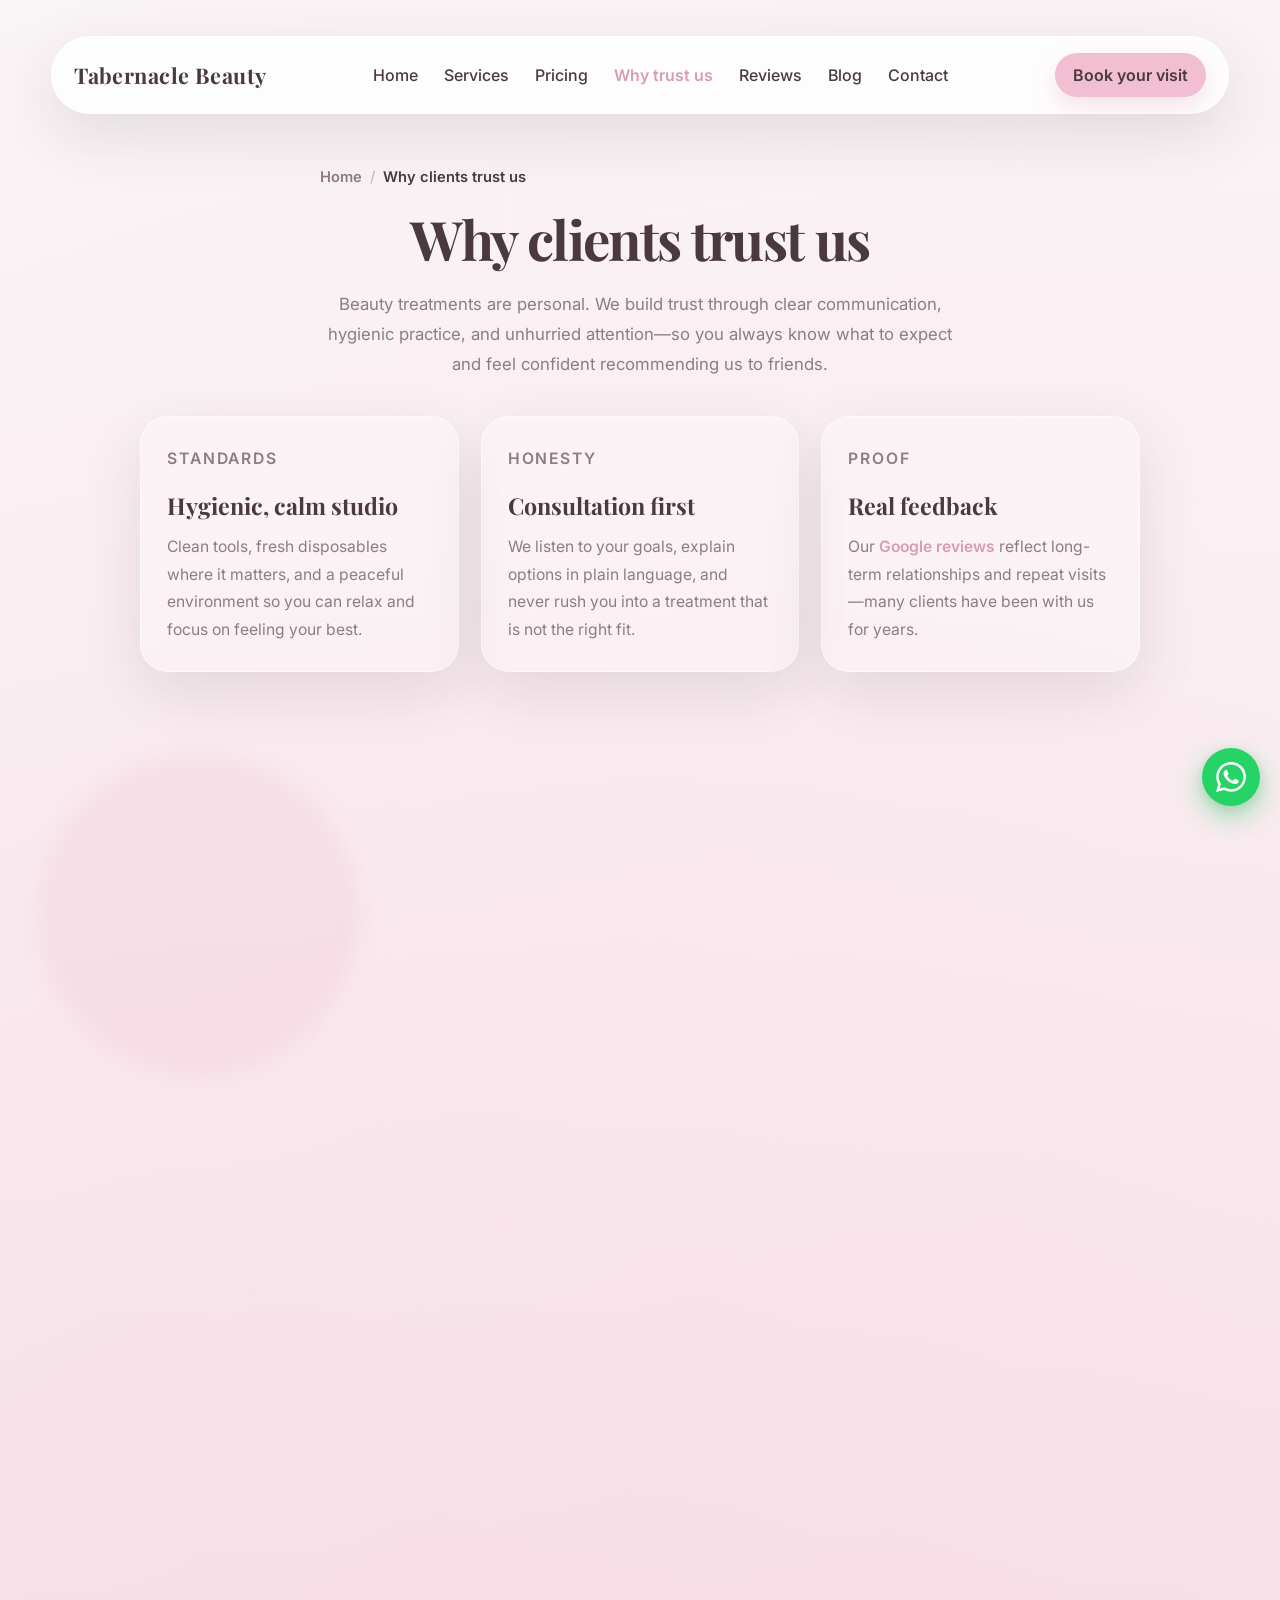
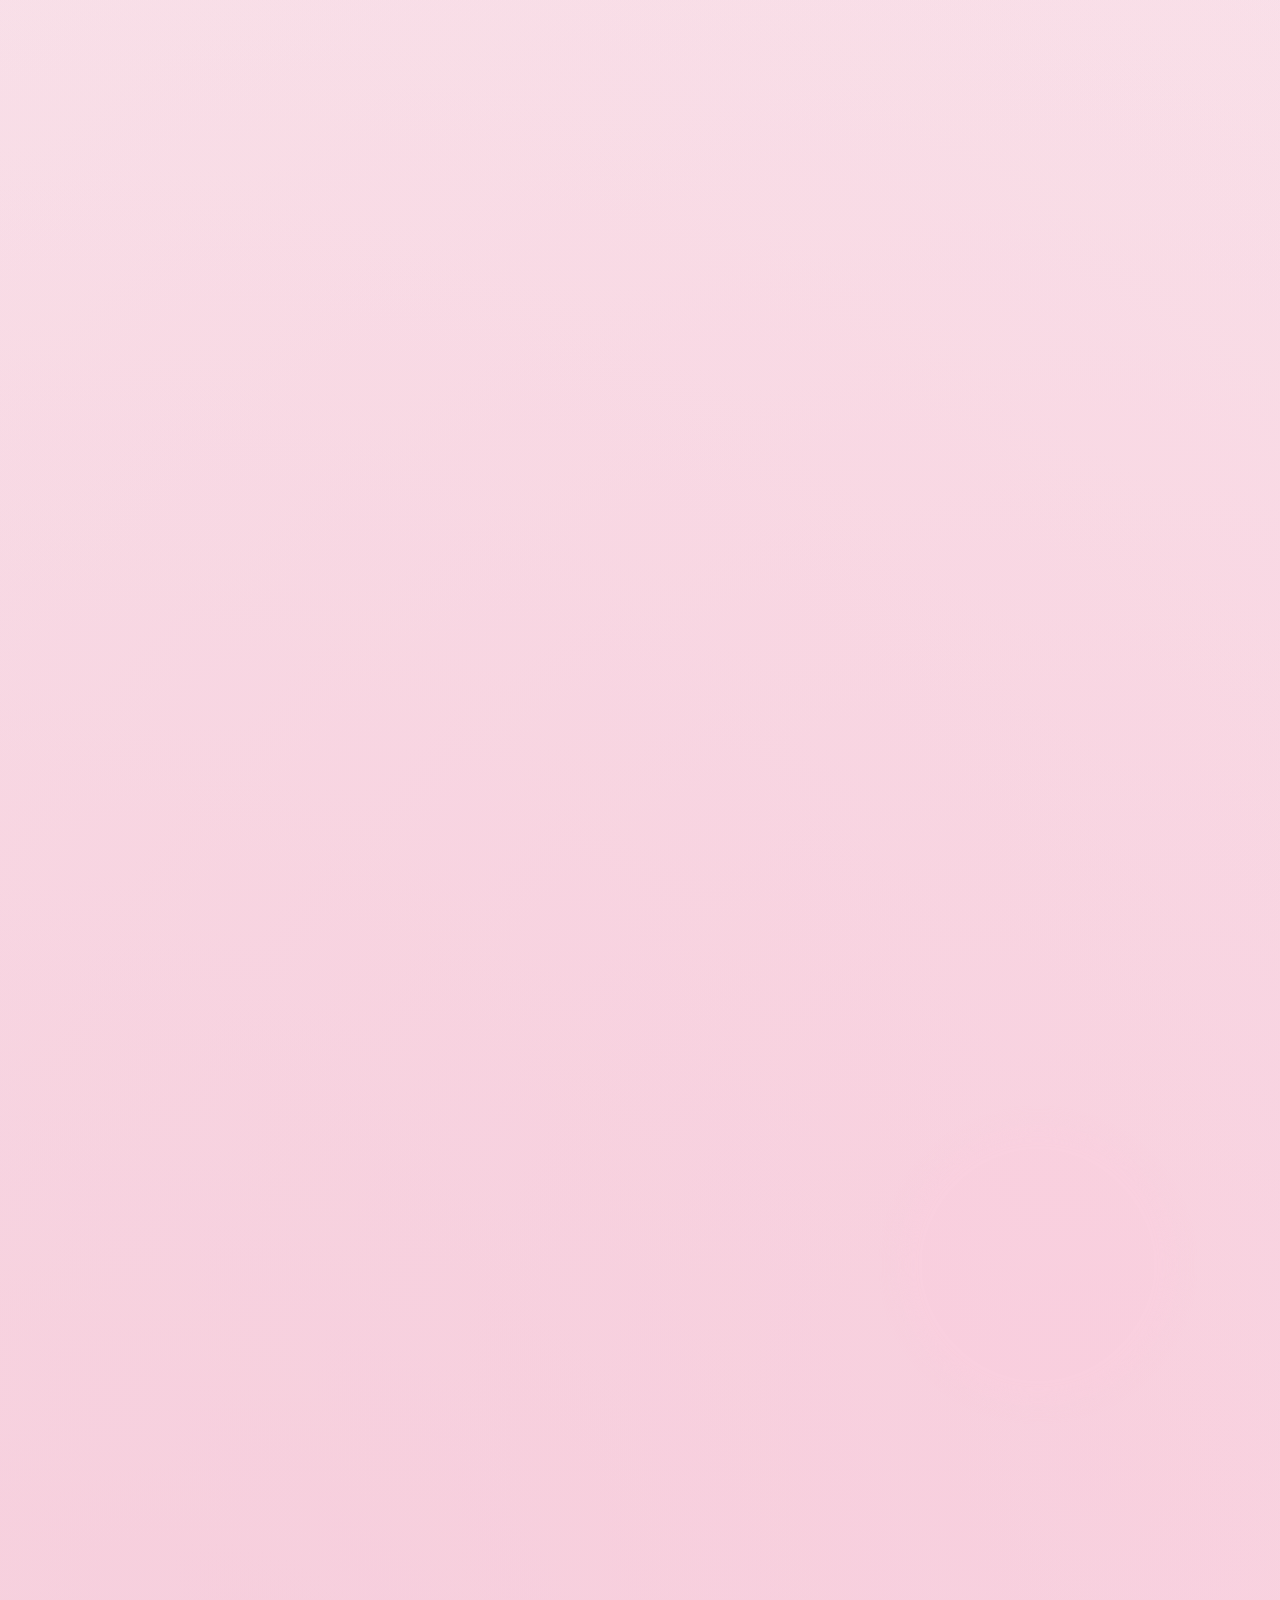
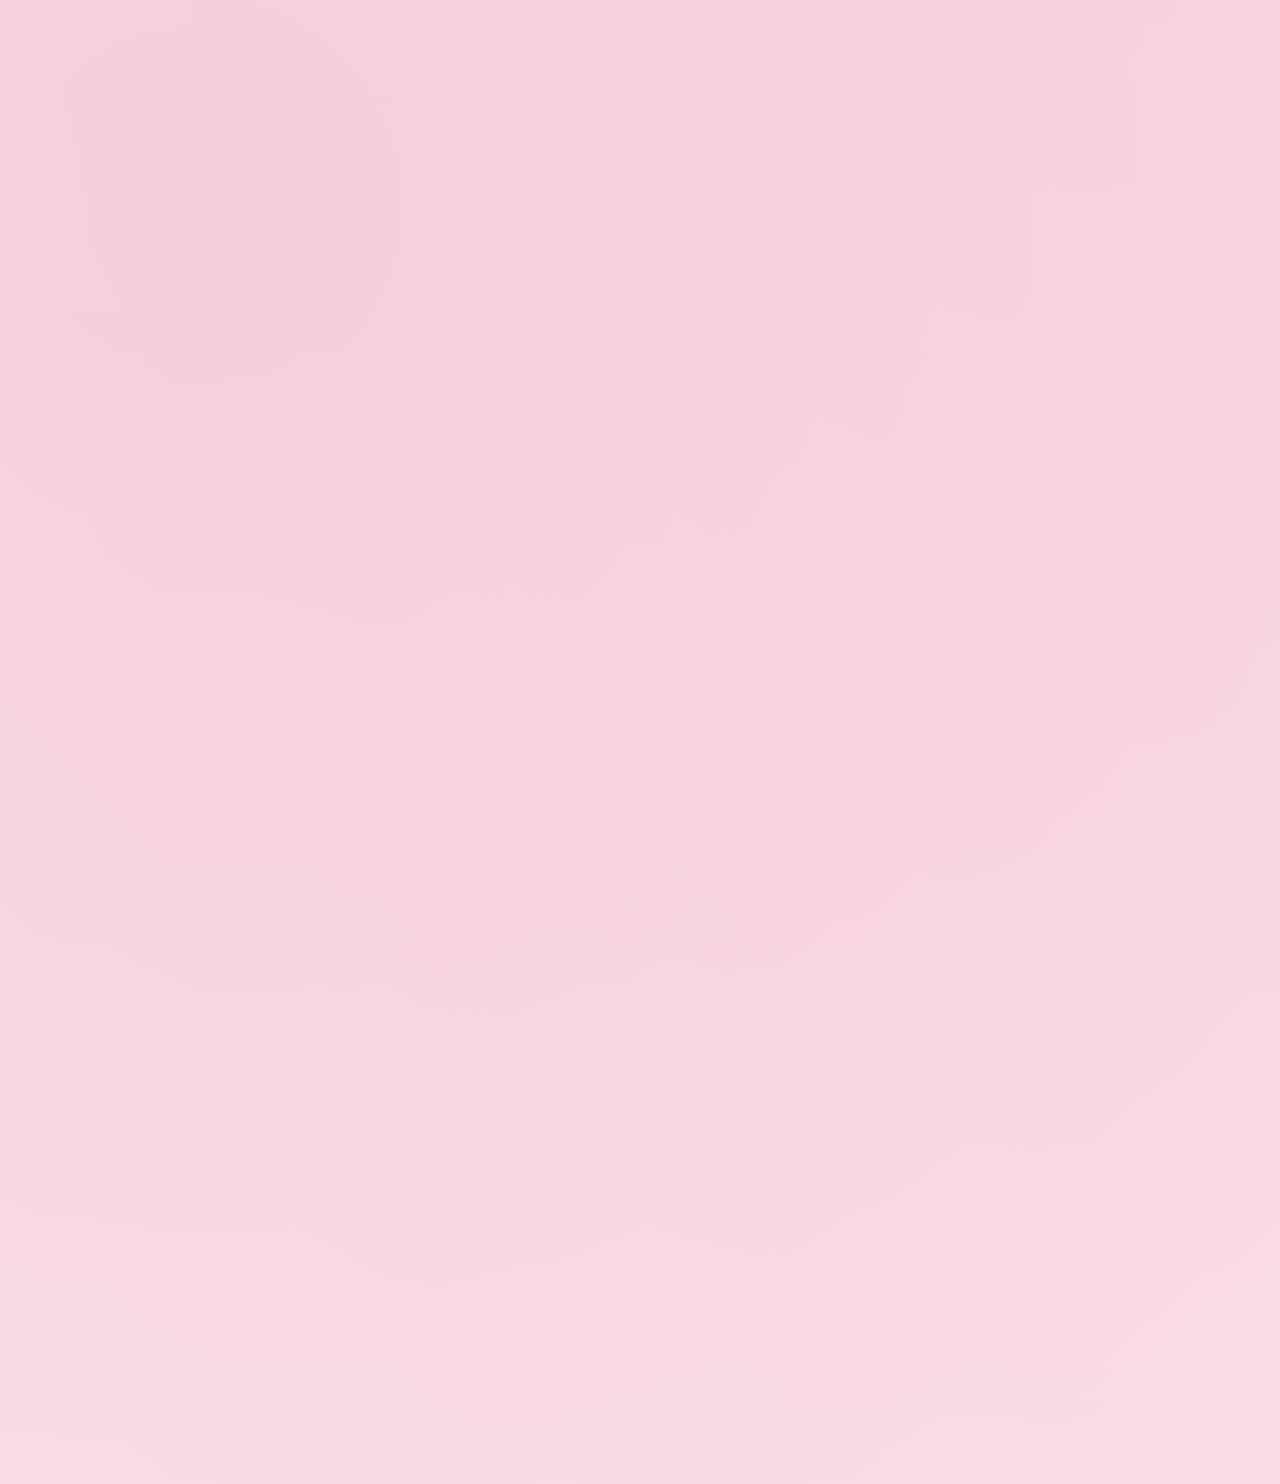
<file: services-trust.html>
<!DOCTYPE html>
<html lang="en-SG">
<head>
  <meta charset="UTF-8" />
  <meta name="viewport" content="width=device-width, initial-scale=1.0, viewport-fit=cover" />
  <meta name="theme-color" content="#D99BB3" media="(prefers-color-scheme: light)" />
  <meta name="theme-color" content="#4A3A40" media="(prefers-color-scheme: dark)" />
  <meta name="color-scheme" content="light" />
  <meta name="application-name" content="Tabernacle Beauty" />
  <meta name="apple-mobile-web-app-capable" content="yes" />
  <meta name="apple-mobile-web-app-status-bar-style" content="default" />
  <meta name="apple-mobile-web-app-title" content="Tabernacle Beauty" />
  <meta name="mobile-web-app-capable" content="yes" />
  <meta name="format-detection" content="telephone=yes" />

  <title>Why clients trust us — Tabernacle Beauty | Singapore</title>
  <meta name="description" content="How we earn trust at Tabernacle Beauty — hygiene, honest consultation, and meticulous care across brows, facials, waxing, hair, lashes, and more in Singapore." />
  <meta name="keywords" content="Tabernacle Beauty, trusted beauty salon Singapore, brow studio, facial salon, waxing Singapore" />
  <meta name="author" content="Tabernacle Beauty" />
  <meta name="robots" content="index, follow" />
  <link rel="canonical" href="https://www.tabernaclebeauty.com/services-trust.html" />
  <link rel="alternate" hreflang="en-SG" href="https://www.tabernaclebeauty.com/services-trust.html" />
  <link rel="alternate" hreflang="x-default" href="https://www.tabernaclebeauty.com/services-trust.html" />
  <link rel="alternate" type="text/plain" href="https://www.tabernaclebeauty.com/llms.txt" title="LLM-readable site summary" />

  <meta property="og:site_name" content="Tabernacle Beauty" />
  <meta property="og:type" content="website" />
  <meta property="og:locale" content="en_SG" />
  <meta property="og:title" content="Why clients trust us — Tabernacle Beauty" />
  <meta property="og:description" content="Calm studio, clear standards, and treatments you can book with confidence — brows to waxing in Singapore." />
  <meta property="og:url" content="https://www.tabernaclebeauty.com/services-trust.html" />
  <meta property="og:image" content="https://www.tabernaclebeauty.com/Assets/og-cover.jpg" />
  <meta property="og:image:width" content="1200" />
  <meta property="og:image:height" content="630" />
  <meta property="og:image:type" content="image/jpeg" />
  <meta property="og:image:alt" content="Tabernacle Beauty studio in Tampines, Singapore" />

  <meta name="twitter:card" content="summary_large_image" />
  <meta name="twitter:title" content="Why clients trust us — Tabernacle Beauty" />
  <meta name="twitter:description" content="Hygiene, consultation, and expert care across our full menu." />
  <meta name="twitter:image" content="https://www.tabernaclebeauty.com/Assets/og-cover.jpg" />
  <meta name="twitter:image:alt" content="Tabernacle Beauty studio in Tampines, Singapore" />

  <link rel="manifest" href="manifest.json" />
  <link rel="icon" type="image/png" href="Assets/icons/favicon-32.png" sizes="32x32" />
  <link rel="icon" type="image/png" href="Assets/icons/icon-192.png" sizes="192x192" />
  <link rel="apple-touch-icon" href="Assets/icons/apple-touch-icon.png" />

  <link rel="preconnect" href="https://fonts.googleapis.com">
  <link rel="preconnect" href="https://fonts.gstatic.com" crossorigin>
  <link rel="preload" as="style" href="https://fonts.googleapis.com/css2?family=Playfair+Display:wght@600;700&family=Inter:wght@400;500;600;700&display=swap">
  <link rel="stylesheet" href="https://fonts.googleapis.com/css2?family=Playfair+Display:wght@600;700&family=Inter:wght@400;500;600;700&display=swap" media="print" onload="this.media='all'">
  <noscript><link rel="stylesheet" href="https://fonts.googleapis.com/css2?family=Playfair+Display:wght@600;700&family=Inter:wght@400;500;600;700&display=swap"></noscript>
  <link rel="preload" href="styles.css" as="style">
  <link rel="stylesheet" href="styles.css" />
</head>
<body class="page-services-trust">
  <div class="container navbar">
    <div class="nav-inner">
      <a href="index.html" class="brand">Tabernacle Beauty</a>

      <ul class="nav-links">
        <li><a href="index.html#home">Home</a></li>
        <li><a href="index.html#services">Services</a></li>
        <li><a href="pricing.html">Pricing</a></li>
        <li><a href="services-trust.html" aria-current="page">Why trust us</a></li>
        <li><a href="index.html#reviews">Reviews</a></li>
        <li><a href="blog.html">Blog</a></li>
        <li><a href="contact.html">Contact</a></li>
      </ul>

      <a
        href="https://wa.me/6584574640"
        class="nav-cta"
        target="_blank"
        rel="noopener noreferrer"
        aria-label="Book your visit on WhatsApp"
      >Book your visit</a>

      <button
        type="button"
        class="nav-burger"
        id="navBurger"
        aria-label="Open menu"
        aria-expanded="false"
        aria-controls="navMobileDrawer"
      >
        <span class="nav-burger__line" aria-hidden="true"></span>
        <span class="nav-burger__line" aria-hidden="true"></span>
        <span class="nav-burger__line" aria-hidden="true"></span>
      </button>
    </div>
  </div>

  <div
    class="nav-mobile-drawer"
    id="navMobileDrawer"
    role="dialog"
    aria-modal="true"
    aria-label="Site menu"
    aria-hidden="true"
  >
    <div class="nav-mobile-drawer__backdrop"></div>
    <div class="nav-mobile-drawer__panel">
      <header class="nav-mobile-drawer__header">
        <a href="index.html" class="nav-mobile-drawer__brand">Tabernacle Beauty</a>
        <button type="button" class="nav-mobile-drawer__close" id="navDrawerClose" aria-label="Close menu">
          <span aria-hidden="true"></span>
          <span aria-hidden="true"></span>
        </button>
      </header>

      <div class="nav-mobile-drawer__body">
        <p class="nav-mobile-drawer__label">Menu</p>
        <nav class="nav-mobile-drawer__links" aria-label="Primary">
          <a href="index.html#home" class="nav-mobile-drawer__link">Home</a>
          <a href="index.html#services" class="nav-mobile-drawer__link">Services</a>
          <a href="pricing.html" class="nav-mobile-drawer__link">Pricing</a>
          <a href="services-trust.html" class="nav-mobile-drawer__link" aria-current="page">Why trust us</a>
          <a href="index.html#reviews" class="nav-mobile-drawer__link">Reviews</a>
          <a href="blog.html" class="nav-mobile-drawer__link">Blog</a>
          <a href="contact.html" class="nav-mobile-drawer__link">Contact</a>
        </nav>

        <p class="nav-mobile-drawer__label">Jump to a category</p>
        <nav class="nav-mobile-drawer__links nav-mobile-drawer__links--services" aria-label="Trust by service">
          <a href="#trust-brows" class="nav-mobile-drawer__link nav-mobile-drawer__link--accent">Brow styling</a>
          <a href="#trust-facials" class="nav-mobile-drawer__link nav-mobile-drawer__link--accent">Facial treatments</a>
          <a href="#trust-waxing" class="nav-mobile-drawer__link nav-mobile-drawer__link--accent">Body waxing</a>
          <a href="#trust-creambath" class="nav-mobile-drawer__link nav-mobile-drawer__link--accent">Creambath hair</a>
          <a href="#trust-threading" class="nav-mobile-drawer__link nav-mobile-drawer__link--accent">Full face threading</a>
          <a href="#trust-embroidery" class="nav-mobile-drawer__link nav-mobile-drawer__link--accent">Eyebrow embroidery</a>
          <a href="#trust-hair-color" class="nav-mobile-drawer__link nav-mobile-drawer__link--accent">Hair coloring</a>
          <a href="#trust-henna" class="nav-mobile-drawer__link nav-mobile-drawer__link--accent">Henna eyebrow</a>
          <a href="#trust-lashes" class="nav-mobile-drawer__link nav-mobile-drawer__link--accent">Eyelash extensions</a>
          <a href="#trust-makeup" class="nav-mobile-drawer__link nav-mobile-drawer__link--accent">Makeup</a>
        </nav>

        <a
          href="https://wa.me/6584574640"
          class="nav-mobile-drawer__cta"
          target="_blank"
          rel="noopener noreferrer"
        >Book your visit on WhatsApp</a>
      </div>
    </div>
  </div>

  <main class="trust-main" id="trust">
    <div class="trust-main__bg" aria-hidden="true">
      <div class="blob one"></div>
      <div class="blob two"></div>
      <div class="blob three"></div>
    </div>

    <div class="container trust-main__inner">
      <header class="trust-intro">
        <nav class="breadcrumbs" aria-label="Breadcrumb">
          <ol>
            <li><a href="index.html">Home</a></li>
            <li aria-current="page">Why clients trust us</li>
          </ol>
        </nav>
        <h1>Why clients trust us</h1>
        <p>
          Beauty treatments are personal. We build trust through clear communication, hygienic practice, and unhurried attention—so you always know what to expect and feel confident recommending us to friends.
        </p>
      </header>

      <div class="trust-pillars" aria-label="How we build trust">
        <article class="contact-panel">
          <p class="contact-panel__eyebrow">Standards</p>
          <h2>Hygienic, calm studio</h2>
          <p>
            Clean tools, fresh disposables where it matters, and a peaceful environment so you can relax and focus on feeling your best.
          </p>
        </article>
        <article class="contact-panel">
          <p class="contact-panel__eyebrow">Honesty</p>
          <h2>Consultation first</h2>
          <p>
            We listen to your goals, explain options in plain language, and never rush you into a treatment that is not the right fit.
          </p>
        </article>
        <article class="contact-panel">
          <p class="contact-panel__eyebrow">Proof</p>
          <h2>Real feedback</h2>
          <p>
            Our <a href="index.html#reviews">Google reviews</a> reflect long-term relationships and repeat visits—many clients have been with us for years.
          </p>
        </article>
      </div>

      <section class="trust-categories" aria-labelledby="trust-categories-heading">
        <h2 id="trust-categories-heading" class="trust-categories__heading">Trust by service</h2>
        <p class="trust-categories__lede">
          Each category below explains how we approach care, safety, and results—so you can book with clarity.
        </p>

        <article class="trust-category" id="trust-brows">
          <h3>Brow styling</h3>
          <p>
            Shaping is mapped to your bone structure and preferences—not a one-size template. We take time to balance symmetry and explain upkeep so your arches stay flattering between visits.
          </p>
          <p>
            <a href="pricing.html#threading" class="trust-category__link">See brow-related pricing</a>
            · <a href="index.html#service-brows" class="trust-category__link">Back to services overview</a>
          </p>
        </article>

        <article class="trust-category" id="trust-facials">
          <h3>Facial treatments</h3>
          <p>
            We assess your skin honestly, adjust pressure and products to your sensitivity, and prioritise barrier health—never aggressive shortcuts that look good today and stress your skin tomorrow.
          </p>
          <p>
            <a href="pricing.html#facials" class="trust-category__link">Facial price list</a>
            · <a href="index.html#service-facials" class="trust-category__link">Service overview</a>
          </p>
        </article>

        <article class="trust-category" id="trust-waxing">
          <h3>Body waxing</h3>
          <p>
            Professional waxing demands precision and hygiene. We work efficiently while checking in on comfort, use appropriate techniques for different areas, and maintain discreet, respectful service—especially for intimate waxing.
          </p>
          <p>
            <a href="pricing.html#waxing" class="trust-category__link">Waxing prices</a>
            · <a href="index.html#service-waxing" class="trust-category__link">Service overview</a>
          </p>
        </article>

        <article class="trust-category" id="trust-creambath">
          <h3>Creambath hair treatment</h3>
          <p>
            Your scalp and strands are treated with care—massage to release tension, even product application, and advice on home care so shine and softness last beyond the appointment.
          </p>
          <p>
            <a href="pricing.html#hair" class="trust-category__link">Hair treatment pricing</a>
            · <a href="index.html#service-creambath" class="trust-category__link">Service overview</a>
          </p>
        </article>

        <article class="trust-category" id="trust-threading">
          <h3>Full face threading</h3>
          <p>
            Threading is quick and precise when done by skilled hands. We maintain tension and control to minimise irritation, especially along delicate areas, and keep lines clean for a polished finish.
          </p>
          <p>
            <a href="pricing.html#threading" class="trust-category__link">Threading prices</a>
            · <a href="index.html#service-threading" class="trust-category__link">Service overview</a>
          </p>
        </article>

        <article class="trust-category" id="trust-embroidery">
          <h3>Eyebrow embroidery</h3>
          <p>
            Semi-permanent brows require trust. We discuss shape, colour, and healing upfront, work conservatively for natural results, and set clear aftercare so you feel confident through every stage.
          </p>
          <p>
            <a href="pricing.html" class="trust-category__link">Pricing &amp; quotes</a>
            · <a href="index.html#service-embroidery" class="trust-category__link">Service overview</a>
          </p>
        </article>

        <article class="trust-category" id="trust-hair-color">
          <h3>Hair coloring</h3>
          <p>
            Colour should feel intentional. We discuss tone, maintenance, and condition before mixing, and prioritise even results and hair integrity so your colour stays beautiful between salon visits.
          </p>
          <p>
            <a href="pricing.html#hair" class="trust-category__link">Hair services pricing</a>
            · <a href="index.html#service-hair-color" class="trust-category__link">Service overview</a>
          </p>
        </article>

        <article class="trust-category" id="trust-henna">
          <h3>Henna eyebrow</h3>
          <p>
            Henna tinting is customised to your skin and hair colour. We patch-test when needed, apply evenly, and explain how the stain develops so expectations match the outcome.
          </p>
          <p>
            <a href="pricing.html#threading" class="trust-category__link">Brow tint pricing</a>
            · <a href="index.html#service-henna" class="trust-category__link">Service overview</a>
          </p>
        </article>

        <article class="trust-category" id="trust-lashes">
          <h3>Eyelash extensions</h3>
          <p>
            Isolation and weight matter. We choose lengths and curls that suit your natural lashes, explain aftercare clearly, and focus on comfortable wear so extensions look refined—not heavy or damaging.
          </p>
          <p>
            <a href="pricing.html" class="trust-category__link">Pricing &amp; quotes</a>
            · <a href="index.html#service-lashes" class="trust-category__link">Service overview</a>
          </p>
        </article>

        <article class="trust-category" id="trust-makeup">
          <h3>Makeup</h3>
          <p>
            Whether for an event or a polished everyday look, we align on mood board and longevity needs, use products that photograph well, and blend in a way that still feels like you—just elevated.
          </p>
          <p>
            <a href="pricing.html#makeup" class="trust-category__link">Makeup pricing</a>
            · <a href="index.html#service-makeup" class="trust-category__link">Service overview</a>
          </p>
        </article>

        <article class="trust-category" id="trust-ear-candling">
          <h3>Ear candling</h3>
          <p>
            Offered as a relaxing, traditional experience in a hygienic setting. We explain the process beforehand and ensure you are comfortable throughout the session.
          </p>
          <p>
            <a href="pricing.html#other-treatments" class="trust-category__link">Pricing</a>
            · <a href="index.html#service-ear-candling" class="trust-category__link">Service overview</a>
          </p>
        </article>

        <article class="trust-category" id="trust-classic-pedicure">
          <h3>Classic pedicure</h3>
          <p>
            Foot care with attention to neat shaping, cuticle work, and sanitation—so you leave with confident, presentable feet and a finish that lasts.
          </p>
          <p>
            <a href="pricing.html#other-treatments" class="trust-category__link">Pricing</a>
            · <a href="index.html#service-classic-pedicure" class="trust-category__link">Service overview</a>
          </p>
        </article>

        <article class="trust-category" id="trust-basic-manicure">
          <h3>Basic manicure</h3>
          <p>
            Tidy nails and cuticles with gentle technique—ideal for regular upkeep and a clean, professional appearance.
          </p>
          <p>
            <a href="pricing.html#other-treatments" class="trust-category__link">Pricing</a>
            · <a href="index.html#service-basic-manicure" class="trust-category__link">Service overview</a>
          </p>
        </article>

        <article class="trust-category" id="trust-henna-art">
          <h3>Henna art work</h3>
          <p>
            Decorative henna is applied with steady hands and quality paste. We discuss design scope and timing so you leave with a stain you love for your occasion.
          </p>
          <p>
            <a href="pricing.html#other-treatments" class="trust-category__link">Pricing</a>
            · <a href="index.html#service-henna-art" class="trust-category__link">Service overview</a>
          </p>
        </article>
      </section>

      <p class="trust-footer-cta">
        <a href="https://wa.me/6584574640" class="contact-panel__btn contact-panel__btn--primary" target="_blank" rel="noopener noreferrer">Book on WhatsApp</a>
        <a href="contact.html" class="contact-panel__btn contact-panel__btn--secondary">Contact &amp; studio details</a>
      </p>
    </div>
  </main>

  <footer class="footer" id="footer">
    <div class="container">
      <div class="footer__inner">
        <div class="footer__brand">
          <a href="index.html#home" class="footer__logo">Tabernacle Beauty</a>
          <p class="footer__tagline">
            Refined beauty, softly perfected — brows, lashes, skin, and waxing in Singapore.
          </p>
        </div>

        <nav class="footer__col" aria-labelledby="footer-explore-heading">
          <h2 class="footer__heading" id="footer-explore-heading">Explore</h2>
          <ul class="footer__links">
            <li><a href="index.html#home">Home</a></li>
            <li><a href="index.html#services">Services</a></li>
            <li><a href="pricing.html">Pricing</a></li>
            <li><a href="services-trust.html" aria-current="page">Why trust us</a></li>
            <li><a href="blog.html">Blog</a></li>
            <li><a href="index.html#faq">FAQ</a></li>
            <li><a href="index.html#reviews">Reviews</a></li>
            <li><a href="index.html#visit">Visit &amp; map</a></li>
            <li><a href="contact.html">Contact</a></li>
          </ul>
        </nav>

        <nav class="footer__col" aria-labelledby="footer-services-heading">
          <h2 class="footer__heading" id="footer-services-heading">Treatments</h2>
          <ul class="footer__links">
            <li><a href="index.html#service-brows">Brow styling</a></li>
            <li><a href="index.html#service-facials">Facial treatments</a></li>
            <li><a href="index.html#service-waxing">Body waxing</a></li>
            <li><a href="index.html#service-threading">Full face threading</a></li>
            <li><a href="index.html#service-lashes">Eyelash extensions</a></li>
            <li><a href="pricing.html">Full price list</a></li>
            <li><a href="blog.html">Care guides</a></li>
            <li><a href="index.html#services">All services</a></li>
          </ul>
        </nav>

        <div class="footer__col" aria-labelledby="footer-book-heading">
          <h2 class="footer__heading" id="footer-book-heading">Book</h2>
          <ul class="footer__links">
            <li>
              <a href="https://wa.me/6584574640" target="_blank" rel="noopener noreferrer">WhatsApp</a>
            </li>
            <li><a href="contact.html">Contact form &amp; details</a></li>
          </ul>
          <p class="footer__cta-hint">Appointments recommended — message us for your preferred time.</p>
        </div>
      </div>

      <div class="footer__bottom">
        <p class="footer__copyright">© 2026 Tabernacle Beauty. All rights reserved.</p>
        <p class="footer__fine">Expert care you can trust. | <a href="llms.txt">AI site summary</a> | Made by <a href="https://webwizardsg.com" target="_blank" rel="noopener noreferrer">Web Wizards SG</a></p>
      </div>
    </div>
  </footer>

  <!-- Elfsight AI Chatbot | Tabernacle Beauty -->
  <div class="elfsight-ai-chat" aria-label="AI chat assistant">
    <div class="elfsight-app-9d5edfd9-27d3-4846-9f54-422f2a305441" data-elfsight-app-lazy></div>
  </div>

  <a
    class="whatsapp-float"
    href="https://wa.me/6584574640"
    target="_blank"
    rel="noopener noreferrer"
    aria-label="Chat on WhatsApp with Tabernacle Beauty"
    title="WhatsApp +65 8457 4640"
  >
    <svg class="whatsapp-float__icon" viewBox="0 0 24 24" aria-hidden="true">
      <path
        fill="currentColor"
        d="M17.472 14.382c-.297-.149-1.758-.867-2.03-.967-.273-.099-.471-.148-.67.15-.197.297-.767.966-.94 1.164-.173.199-.347.223-.644.075-.297-.15-1.255-.463-2.39-1.475-.883-.788-1.48-1.761-1.653-2.059-.173-.297-.018-.458.13-.606.134-.133.298-.347.446-.52.149-.174.198-.298.298-.497.099-.198.05-.371-.025-.52-.075-.149-.669-1.612-.916-2.207-.242-.579-.487-.5-.669-.51-.173-.008-.371-.01-.57-.01-.198 0-.52.074-.792.372-.272.297-1.04 1.016-1.04 2.479 0 1.462 1.065 2.875 1.213 3.074.149.198 2.096 3.2 5.077 4.487.709.306 1.262.489 1.694.625.712.227 1.36.195 1.871.118.571-.085 1.758-.719 2.006-1.413.248-.694.248-1.289.173-1.413-.074-.124-.272-.198-.57-.347m-5.421 7.403h-.004a9.87 9.87 0 01-5.031-1.378l-.361-.214-3.741.982.998-3.648-.235-.374a9.86 9.86 0 01-1.51-5.26c.001-5.45 4.436-9.884 9.888-9.884 2.64 0 5.122 1.03 6.988 2.898a9.825 9.825 0 012.893 6.994c-.003 5.45-4.435 9.884-9.885 9.884m8.413-18.297A11.815 11.815 0 0012.05 0C5.495 0 .16 5.335.157 11.892c0 2.096.547 4.142 1.588 5.945L.057 24l6.305-1.654a11.882 11.882 0 005.683 1.448h.005c6.554 0 11.89-5.335 11.893-11.893a11.821 11.821 0 00-3.48-8.413z"
      />
    </svg>
  </a>

  <script>
    (function () {
      const drawer = document.getElementById("navMobileDrawer");
      const burger = document.getElementById("navBurger");
      const closeBtn = document.getElementById("navDrawerClose");
      const backdrop = drawer.querySelector(".nav-mobile-drawer__backdrop");

      function openDrawer() {
        drawer.classList.add("is-open");
        drawer.setAttribute("aria-hidden", "false");
        burger.classList.add("is-open");
        burger.setAttribute("aria-expanded", "true");
        document.body.classList.add("nav-drawer-open");
      }

      function closeDrawer() {
        drawer.classList.remove("is-open");
        drawer.setAttribute("aria-hidden", "true");
        burger.classList.remove("is-open");
        burger.setAttribute("aria-expanded", "false");
        document.body.classList.remove("nav-drawer-open");
      }

      function toggleDrawer() {
        if (drawer.classList.contains("is-open")) {
          closeDrawer();
        } else {
          openDrawer();
        }
      }

      burger.addEventListener("click", toggleDrawer);
      closeBtn.addEventListener("click", closeDrawer);
      backdrop.addEventListener("click", closeDrawer);

      drawer.querySelectorAll("a[href]").forEach((link) => {
        link.addEventListener("click", () => {
          closeDrawer();
        });
      });

      document.addEventListener("keydown", (e) => {
        if (e.key === "Escape" && drawer.classList.contains("is-open")) {
          closeDrawer();
        }
      });

      window.addEventListener("resize", () => {
        if (window.matchMedia("(min-width: 981px)").matches && drawer.classList.contains("is-open")) {
          closeDrawer();
        }
      });
    })();
  </script>
  <script>
    window.addEventListener("load", function () {
      var elf = document.createElement("script");
      elf.src = "https://elfsightcdn.com/platform.js";
      elf.async = true;
      document.body.appendChild(elf);
    });
  </script>
  <script type="application/ld+json">
{
  "@context": "https://schema.org",
  "@graph": [
    {
      "@type": "WebSite",
      "@id": "https://www.tabernaclebeauty.com/#website",
      "url": "https://www.tabernaclebeauty.com/",
      "name": "Tabernacle Beauty",
      "description": "Brows, lashes, facials, creambath hair, threading, eyebrow embroidery, henna brows, hair colouring, makeup, and body waxing in Tampines, Singapore. Book on WhatsApp.",
      "inLanguage": "en-SG",
      "publisher": {
        "@id": "https://www.tabernaclebeauty.com/#business"
      }
    },
    {
      "@type": "AboutPage",
      "@id": "https://www.tabernaclebeauty.com/services-trust.html#webpage",
      "url": "https://www.tabernaclebeauty.com/services-trust.html",
      "name": "Why clients trust us — Tabernacle Beauty | Singapore",
      "description": "Hygiene, honest consultation, and meticulous care across brows, facials, waxing, hair, lashes, and more.",
      "isPartOf": {
        "@id": "https://www.tabernaclebeauty.com/#website"
      },
      "about": {
        "@id": "https://www.tabernaclebeauty.com/#business"
      },
      "inLanguage": "en-SG",
      "primaryImageOfPage": {
        "@type": "ImageObject",
        "url": "https://www.tabernaclebeauty.com/Assets/og-cover.jpg",
        "width": 1200,
        "height": 630
      },
      "dateModified": "2026-09-28"
    },
    {
      "@type": "BeautySalon",
      "@id": "https://www.tabernaclebeauty.com/#business",
      "name": "Tabernacle Beauty",
      "alternateName": "Tabernacle Beauty Service",
      "url": "https://www.tabernaclebeauty.com/",
      "image": "https://www.tabernaclebeauty.com/Assets/og-cover.jpg",
      "logo": {
        "@type": "ImageObject",
        "url": "https://www.tabernaclebeauty.com/Assets/icons/icon-512.png",
        "width": 512,
        "height": 512
      },
      "description": "Expert brow styling, facials, body waxing, hair colouring, lash extensions, makeup, creambath, threading, eyebrow embroidery, and henna brows in a calm Tampines, Singapore studio. Appointments recommended; eyebrow threading welcomes walk-ins.",
      "telephone": "+6584574640",
      "currenciesAccepted": "SGD",
      "priceRange": "$$",
      "address": {
        "@type": "PostalAddress",
        "addressLocality": "Tampines",
        "addressRegion": "Singapore",
        "addressCountry": "SG"
      },
      "geo": {
        "@type": "GeoCoordinates",
        "latitude": 1.368182,
        "longitude": 103.936726
      },
      "hasMap": "https://www.google.com/maps/place/Tabernacle+Beauty+Service/",
      "sameAs": [
        "https://www.google.com/maps/place/Tabernacle+Beauty+Service/"
      ],
      "areaServed": [
        {
          "@type": "City",
          "name": "Tampines"
        },
        {
          "@type": "Country",
          "name": "Singapore"
        }
      ],
      "knowsLanguage": "en",
      "employee": {
        "@type": "Person",
        "name": "Jessyca",
        "jobTitle": "Owner and brow specialist"
      },
      "contactPoint": {
        "@type": "ContactPoint",
        "telephone": "+6584574640",
        "contactType": "reservations",
        "availableLanguage": [
          "English"
        ],
        "areaServed": "SG",
        "url": "https://wa.me/6584574640"
      },
      "potentialAction": {
        "@type": "ReserveAction",
        "name": "Book on WhatsApp",
        "target": {
          "@type": "EntryPoint",
          "urlTemplate": "https://wa.me/6584574640",
          "actionPlatform": [
            "https://schema.org/DesktopWebPlatform",
            "https://schema.org/MobileWebPlatform"
          ]
        }
      },
      "hasOfferCatalog": {
        "@id": "https://www.tabernaclebeauty.com/pricing.html#offer-catalog"
      },
      "aggregateRating": {
        "@type": "AggregateRating",
        "ratingValue": "4.9",
        "bestRating": "5",
        "worstRating": "1",
        "ratingCount": "100"
      }
    },
    {
      "@type": "BreadcrumbList",
      "@id": "https://www.tabernaclebeauty.com/services-trust.html#breadcrumb",
      "itemListElement": [
        {
          "@type": "ListItem",
          "position": 1,
          "name": "Home",
          "item": "https://www.tabernaclebeauty.com/"
        },
        {
          "@type": "ListItem",
          "position": 2,
          "name": "Why clients trust us",
          "item": "https://www.tabernaclebeauty.com/services-trust.html"
        }
      ]
    }
  ]
}
  </script>
</body>
</html>
</file>
<file: styles.css>
:root {
  --pink-1: #F2BED1;
  --pink-2: #FDCEDF;
  --pink-3: #F8E8EE;
  --pink-4: #F9F5F6;
  --pink-5: #D99BB3;
  --text-main: #4A3A40;
  --text-muted: #8E7C83;
  --white: #ffffff;
  --glass: rgba(255, 255, 255, 0.24);
  --glass-strong: rgba(255, 255, 255, 0.34);
  --glass-border: rgba(255, 255, 255, 0.46);
  --shadow: 0 20px 60px rgba(74, 58, 64, 0.12);
  --radius-xl: 36px;
  --radius-lg: 28px;
  --radius-md: 20px;
  --max-width: 1200px;
  --motion-duration: 0.35s;
  --motion-duration-fast: 0.22s;
  --motion-ease: cubic-bezier(0.22, 1, 0.36, 1);
}

* {
  box-sizing: border-box;
  margin: 0;
  padding: 0;
}

html {
  scroll-behavior: smooth;
}

@font-face {
  font-family: "Inter Fallback";
  src: local("Arial");
  size-adjust: 107%;
  ascent-override: 90%;
  descent-override: 22%;
  line-gap-override: 0%;
}

@font-face {
  font-family: "Playfair Fallback";
  src: local("Times New Roman");
  size-adjust: 112%;
  ascent-override: 95%;
  descent-override: 22%;
  line-gap-override: 0%;
}

body {
  font-family: "Inter", "Inter Fallback", sans-serif;
  color: var(--text-main);
  background:
    radial-gradient(circle at 15% 20%, rgba(242, 190, 209, 0.55), transparent 22%),
    radial-gradient(circle at 85% 18%, rgba(253, 206, 223, 0.65), transparent 24%),
    radial-gradient(circle at 50% 90%, rgba(242, 190, 209, 0.38), transparent 28%),
    linear-gradient(180deg, var(--pink-4) 0%, var(--pink-3) 100%);
  min-height: 100vh;
  overflow-x: hidden;
}

body::before {
  content: "";
  position: fixed;
  inset: 0;
  background:
    linear-gradient(rgba(255,255,255,0.04), rgba(255,255,255,0.04)),
    repeating-linear-gradient(
      0deg,
      rgba(255,255,255,0.02),
      rgba(255,255,255,0.02) 1px,
      transparent 1px,
      transparent 4px
    );
  pointer-events: none;
  z-index: 0;
}

.container {
  width: min(92%, var(--max-width));
  margin: 0 auto;
  position: relative;
  z-index: 2;
}

.navbar {
  position: sticky;
  top: 18px;
  z-index: 30;
  padding-top: 18px;
  animation: navReveal 0.55s var(--motion-ease) both;
}

.nav-inner {
  display: flex;
  align-items: center;
  justify-content: space-between;
  gap: 18px;
  padding: 16px 22px;
  border-radius: 999px;
  backdrop-filter: blur(48px) saturate(1.25);
  -webkit-backdrop-filter: blur(48px) saturate(1.25);
  background: rgba(255, 255, 255, 0.82);
  border: 1px solid rgba(255, 255, 255, 0.42);
  box-shadow: var(--shadow);
  transition:
    box-shadow var(--motion-duration) var(--motion-ease),
    border-color var(--motion-duration) var(--motion-ease),
    background-color var(--motion-duration) var(--motion-ease);
}

.nav-inner:hover {
  box-shadow: 0 24px 64px rgba(74, 58, 64, 0.14);
  border-color: rgba(255, 255, 255, 0.58);
}

.brand {
  font-family: "Playfair Display", "Playfair Fallback", Georgia, serif;
  font-size: 1.35rem;
  font-weight: 700;
  letter-spacing: 0.02em;
  text-decoration: none;
  color: inherit;
  transition: color var(--motion-duration-fast) ease, opacity var(--motion-duration-fast) ease;
}

.brand:hover {
  color: var(--pink-5);
  opacity: 0.94;
}

.nav-links {
  list-style: none;
  display: flex;
  gap: 26px;
}

.nav-links a {
  text-decoration: none;
  color: var(--text-main);
  font-weight: 500;
  position: relative;
  transition: color var(--motion-duration-fast) ease;
}

.nav-links a::after {
  content: "";
  position: absolute;
  left: 0;
  bottom: -6px;
  width: 100%;
  height: 2px;
  background: var(--pink-5);
  transform: scaleX(0);
  transform-origin: left;
  transition: transform 0.25s ease;
}

.nav-links a:hover::after {
  transform: scaleX(1);
}

.nav-cta {
  text-decoration: none;
  color: var(--text-main);
  background: var(--pink-1);
  padding: 12px 18px;
  border-radius: 999px;
  font-weight: 600;
  transition:
    transform var(--motion-duration-fast) var(--motion-ease),
    background var(--motion-duration-fast) ease,
    color var(--motion-duration-fast) ease,
    box-shadow var(--motion-duration-fast) ease;
  box-shadow: 0 10px 22px rgba(217, 155, 179, 0.25);
}

.nav-cta:hover {
  transform: translateY(-2px);
  background: var(--pink-5);
  color: var(--white);
}

.nav-burger {
  display: none;
  flex-direction: column;
  justify-content: center;
  align-items: center;
  gap: 6px;
  width: 46px;
  height: 46px;
  padding: 0;
  border: none;
  border-radius: 14px;
  background: rgba(255, 255, 255, 0.35);
  border: 1px solid var(--glass-border);
  cursor: pointer;
  transition:
    background var(--motion-duration-fast) ease,
    transform var(--motion-duration-fast) ease,
    border-color var(--motion-duration-fast) ease,
    box-shadow var(--motion-duration-fast) ease;
  flex-shrink: 0;
}

.nav-burger:hover {
  background: rgba(255, 255, 255, 0.5);
}

.nav-burger__line {
  display: block;
  width: 22px;
  height: 2px;
  border-radius: 2px;
  background: var(--text-main);
  transition: transform 0.3s ease, opacity 0.3s ease;
}

.nav-burger.is-open .nav-burger__line:nth-child(1) {
  transform: translateY(8px) rotate(45deg);
}

.nav-burger.is-open .nav-burger__line:nth-child(2) {
  opacity: 0;
  transform: scaleX(0);
}

.nav-burger.is-open .nav-burger__line:nth-child(3) {
  transform: translateY(-8px) rotate(-45deg);
}

.nav-mobile-drawer {
  position: fixed;
  inset: 0;
  z-index: 100;
  opacity: 0;
  visibility: hidden;
  pointer-events: none;
  transition: opacity 0.4s ease, visibility 0.4s ease;
}

.nav-mobile-drawer.is-open {
  opacity: 1;
  visibility: visible;
  pointer-events: auto;
}

.nav-mobile-drawer__backdrop {
  position: absolute;
  inset: 0;
  background: rgba(74, 58, 64, 0.22);
  backdrop-filter: blur(20px);
  -webkit-backdrop-filter: blur(20px);
}

.nav-mobile-drawer__panel {
  position: absolute;
  inset: 0;
  display: flex;
  flex-direction: column;
  padding: max(20px, env(safe-area-inset-top, 0px)) max(22px, env(safe-area-inset-right, 0px))
    max(28px, env(safe-area-inset-bottom, 0px)) max(22px, env(safe-area-inset-left, 0px));
  background: linear-gradient(
    165deg,
    rgba(255, 255, 255, 0.52) 0%,
    rgba(255, 255, 255, 0.28) 45%,
    rgba(253, 206, 223, 0.22) 100%
  );
  border: 1px solid rgba(255, 255, 255, 0.55);
  backdrop-filter: blur(28px) saturate(1.2);
  -webkit-backdrop-filter: blur(28px) saturate(1.2);
  box-shadow: inset 0 1px 0 rgba(255, 255, 255, 0.65);
  overflow: hidden;
  transform: translateY(12px);
  transition: transform 0.45s cubic-bezier(0.22, 1, 0.36, 1);
}

.nav-mobile-drawer.is-open .nav-mobile-drawer__panel {
  transform: translateY(0);
}

.nav-mobile-drawer__header {
  display: flex;
  align-items: center;
  justify-content: space-between;
  gap: 16px;
  margin-bottom: 28px;
  padding-bottom: 20px;
  border-bottom: 1px solid rgba(255, 255, 255, 0.45);
}

.nav-mobile-drawer__brand {
  font-family: "Playfair Display", "Playfair Fallback", Georgia, serif;
  font-size: 1.35rem;
  font-weight: 700;
  letter-spacing: 0.02em;
  color: var(--text-main);
}

a.nav-mobile-drawer__brand {
  text-decoration: none;
  color: inherit;
}

.nav-mobile-drawer__close {
  position: relative;
  width: 48px;
  height: 48px;
  border: none;
  border-radius: 50%;
  background: rgba(255, 255, 255, 0.4);
  border: 1px solid rgba(255, 255, 255, 0.55);
  cursor: pointer;
  flex-shrink: 0;
  transition:
    background var(--motion-duration-fast) ease,
    transform var(--motion-duration-fast) var(--motion-ease),
    border-color var(--motion-duration-fast) ease,
    box-shadow var(--motion-duration-fast) ease;
}

.nav-mobile-drawer__close:hover {
  background: rgba(255, 255, 255, 0.58);
  transform: scale(1.04);
}

.nav-mobile-drawer__close span {
  position: absolute;
  left: 50%;
  top: 50%;
  width: 22px;
  height: 2px;
  margin-left: -11px;
  margin-top: -1px;
  border-radius: 2px;
  background: var(--text-main);
}

.nav-mobile-drawer__close span:first-child {
  transform: rotate(45deg);
}

.nav-mobile-drawer__close span:last-child {
  transform: rotate(-45deg);
}

.nav-mobile-drawer__body {
  flex: 1;
  overflow-y: auto;
  -webkit-overflow-scrolling: touch;
  padding-right: 4px;
}

.nav-mobile-drawer__label {
  font-size: 0.72rem;
  font-weight: 600;
  letter-spacing: 0.14em;
  text-transform: uppercase;
  color: rgba(74, 58, 64, 0.55);
  margin-bottom: 14px;
  margin-top: 32px;
}

.nav-mobile-drawer__label:first-of-type {
  margin-top: 0;
}

.nav-mobile-drawer__links {
  display: flex;
  flex-direction: column;
  gap: 14px;
}

.nav-mobile-drawer__link {
  display: block;
  padding: 16px 18px;
  border-radius: 18px;
  text-decoration: none;
  color: var(--text-main);
  font-weight: 600;
  font-size: 1.12rem;
  background: rgba(255, 255, 255, 0.22);
  border: 1px solid rgba(255, 255, 255, 0.4);
  transition:
    background var(--motion-duration-fast) ease,
    transform var(--motion-duration-fast) var(--motion-ease),
    box-shadow var(--motion-duration-fast) ease,
    border-color var(--motion-duration-fast) ease,
    color var(--motion-duration-fast) ease;
}

.nav-mobile-drawer__link:hover,
.nav-mobile-drawer__link:focus-visible {
  background: rgba(255, 255, 255, 0.42);
  transform: translateX(4px);
  outline: none;
  box-shadow: 0 8px 24px rgba(74, 58, 64, 0.08);
}

.nav-mobile-drawer__link--accent {
  font-family: "Playfair Display", "Playfair Fallback", Georgia, serif;
  font-size: 1.28rem;
  font-weight: 600;
  background: rgba(255, 255, 255, 0.32);
  border-color: rgba(255, 255, 255, 0.5);
}

.nav-mobile-drawer__cta {
  display: block;
  margin-top: 32px;
  padding: 18px 22px;
  border-radius: 999px;
  text-align: center;
  text-decoration: none;
  font-weight: 600;
  font-size: 1rem;
  color: var(--text-main);
  background: linear-gradient(135deg, var(--pink-1), var(--pink-2));
  border: 1px solid rgba(255, 255, 255, 0.5);
  box-shadow: 0 12px 32px rgba(217, 155, 179, 0.35);
  transition:
    transform var(--motion-duration-fast) var(--motion-ease),
    box-shadow var(--motion-duration-fast) ease,
    filter var(--motion-duration-fast) ease;
}

.nav-mobile-drawer__cta:hover {
  transform: translateY(-2px);
  box-shadow: 0 16px 40px rgba(217, 155, 179, 0.4);
}

body.nav-drawer-open {
  overflow: hidden;
}

.hero {
  min-height: 100vh;
  display: flex;
  align-items: center;
  position: relative;
  padding: 60px 0 100px;
  overflow: hidden;
}

.hero-bg {
  position: absolute;
  inset: 0;
  z-index: 1;
  overflow: hidden;
  pointer-events: none;
}

.blob {
  position: absolute;
  border-radius: 50%;
  filter: blur(10px);
  opacity: 0.6;
  animation: blobMove 14s ease-in-out infinite;
}

.blob.one {
  width: 320px;
  height: 320px;
  background: rgba(242, 190, 209, 0.55);
  top: 4%;
  left: 3%;
}

.blob.two {
  width: 280px;
  height: 280px;
  background: rgba(253, 206, 223, 0.6);
  top: 16%;
  right: 8%;
  animation-delay: 2s;
}

.blob.three {
  width: 360px;
  height: 360px;
  background: rgba(248, 232, 238, 0.85);
  bottom: 2%;
  left: 40%;
  animation-delay: 4s;
}

.grid-glow {
  position: absolute;
  inset: 0;
  background:
    linear-gradient(to right, rgba(255,255,255,0.06) 1px, transparent 1px),
    linear-gradient(to bottom, rgba(255,255,255,0.06) 1px, transparent 1px);
  background-size: 60px 60px;
  mask-image: linear-gradient(to bottom, rgba(0,0,0,0.8), transparent);
  opacity: 0.25;
}

.hero-grid {
  display: grid;
  grid-template-columns: 1.08fr 0.92fr;
  gap: 42px;
  align-items: center;
}

.hero-copy {
  position: relative;
  z-index: 3;
}

.hero h1 {
  font-family: "Playfair Display", "Playfair Fallback", Georgia, serif;
  font-size: clamp(3.2rem, 6vw, 5.9rem);
  line-height: 0.96;
  letter-spacing: -0.04em;
  margin-bottom: 22px;
  animation: fadeUp 1s ease both;
  color: var(--text-main);
  transition: color var(--motion-duration-fast) ease, text-shadow var(--motion-duration) ease;
  text-shadow:
    1px 1px 1px rgba(255, 255, 255, 0.95),
    -0.5px -0.5px 1px rgba(74, 58, 64, 0.06),
    2px 3px 6px rgba(74, 58, 64, 0.1),
    -2px -2px 8px rgba(255, 255, 255, 0.85),
    4px 5px 14px rgba(74, 58, 64, 0.06);
}

.hero p {
  color: var(--text-muted);
  line-height: 1.85;
  font-size: 1.04rem;
  max-width: 590px;
  margin-bottom: 30px;
  animation: fadeUp 1.2s ease both;
  transition: color var(--motion-duration-fast) ease, opacity var(--motion-duration-fast) ease;
}

.hero-actions {
  display: flex;
  gap: 16px;
  flex-wrap: wrap;
  margin-bottom: 28px;
  animation: fadeUp 1.65s ease both;
}

.btn-primary,
.btn-secondary {
  position: relative;
  display: inline-flex;
  align-items: center;
  justify-content: center;
  text-decoration: none;
  padding: 15px 24px;
  border-radius: 999px;
  font-weight: 600;
  overflow: hidden;
  transition:
    transform var(--motion-duration-fast) var(--motion-ease),
    background var(--motion-duration-fast) ease,
    color var(--motion-duration-fast) ease,
    box-shadow var(--motion-duration-fast) ease,
    border-color var(--motion-duration-fast) ease,
    filter var(--motion-duration-fast) ease;
}

.btn-primary {
  background: linear-gradient(135deg, var(--pink-1), var(--pink-2));
  color: var(--text-main);
  box-shadow: 0 12px 26px rgba(217, 155, 179, 0.28);
}

.btn-primary::before {
  content: none;
  position: absolute;
  top: 0;
  left: -120%;
  width: 70%;
  height: 100%;
  background: linear-gradient(90deg, transparent, rgba(255,255,255,0.55), transparent);
  transform: skewX(-20deg);
  pointer-events: none;
}

.btn-primary:hover::before {
  content: "";
  animation: btnSheen 0.7s ease forwards;
}

.btn-primary:hover {
  transform: translateY(-2px);
  box-shadow: 0 18px 34px rgba(217, 155, 179, 0.32);
}

.btn-secondary {
  background: rgba(255,255,255,0.26);
  color: var(--text-main);
  border: 1px solid var(--glass-border);
  backdrop-filter: blur(16px);
  -webkit-backdrop-filter: blur(16px);
}

.btn-secondary:hover {
  transform: translateY(-2px);
  background: rgba(255,255,255,0.42);
}

.service-switcher {
  display: flex;
  flex-wrap: wrap;
  gap: 12px;
  margin-bottom: 22px;
  animation: fadeUp 1.5s ease both;
}

.service-pill {
  padding: 12px 16px;
  border-radius: 999px;
  background: rgba(255,255,255,0.24);
  border: 1px solid var(--glass-border);
  backdrop-filter: blur(16px);
  -webkit-backdrop-filter: blur(16px);
  color: var(--text-main);
  font-weight: 500;
  cursor: pointer;
  transition:
    transform var(--motion-duration-fast) var(--motion-ease),
    background var(--motion-duration-fast) ease,
    color var(--motion-duration-fast) ease,
    box-shadow var(--motion-duration-fast) ease,
    border-color var(--motion-duration-fast) ease;
}

.service-pill:hover,
.service-pill.active {
  transform: translateY(-2px);
  background: var(--pink-1);
  box-shadow: 0 10px 24px rgba(217, 155, 179, 0.22);
}

.hero-visual {
  position: relative;
  min-height: 620px;
  display: flex;
  align-items: center;
  justify-content: center;
  z-index: 5;
}

.hero-stack {
  position: relative;
  width: 100%;
  max-width: 490px;
  transform-style: preserve-3d;
  transition: transform var(--motion-duration-fast) var(--motion-ease);
}

.main-card {
  position: relative;
  z-index: 1;
  padding: 24px;
  border-radius: var(--radius-xl);
  background: rgba(255,255,255,0.22);
  border: 1px solid var(--glass-border);
  backdrop-filter: blur(20px);
  -webkit-backdrop-filter: blur(20px);
  box-shadow: 0 28px 70px rgba(74, 58, 64, 0.16);
  overflow: hidden;
  transition:
    box-shadow var(--motion-duration) var(--motion-ease),
    transform var(--motion-duration) var(--motion-ease),
    border-color var(--motion-duration) ease,
    background-color var(--motion-duration) ease;
}

.main-card:hover {
  transform: translateY(-4px);
  box-shadow: 0 32px 78px rgba(74, 58, 64, 0.18);
  border-color: rgba(255, 255, 255, 0.55);
}

.main-card::before {
  content: "";
  position: absolute;
  inset: 0;
  background: linear-gradient(
    135deg,
    rgba(255,255,255,0.34),
    rgba(255,255,255,0.08) 42%,
    rgba(255,255,255,0.16)
  );
  pointer-events: none;
}

.main-card::after {
  content: "";
  position: absolute;
  top: -20%;
  left: -30%;
  width: 50%;
  height: 150%;
  background: linear-gradient(90deg, transparent, rgba(255,255,255,0.24), transparent);
  transform: rotate(15deg);
  animation: shimmer 5.5s linear infinite;
  pointer-events: none;
}

.card-image {
  height: 390px;
  border-radius: 28px;
  background-size: cover;
  background-position: center;
  margin-bottom: 18px;
  transition: opacity 0.45s ease, transform 0.35s ease;
  box-shadow: inset 0 0 0 1px rgba(255,255,255,0.18);
}

.card-image--video {
  padding: 0;
  background: rgba(0, 0, 0, 0.06);
  overflow: hidden;
  position: relative;
}

.hero-video {
  width: 100%;
  height: 100%;
  display: block;
  object-fit: cover;
  object-position: center;
  border-radius: inherit;
}

.card-content h3 {
  font-family: "Playfair Display", "Playfair Fallback", Georgia, serif;
  font-size: 1.85rem;
  margin-bottom: 10px;
  transition: color var(--motion-duration-fast) ease, opacity var(--motion-duration-fast) ease;
}

.card-content p {
  color: var(--text-muted);
  line-height: 1.75;
  margin-bottom: 18px;
  transition: color var(--motion-duration-fast) ease, opacity var(--motion-duration-fast) ease;
}

.floating-card {
  position: absolute;
  z-index: 10;
  padding: 10px 14px;
  border-radius: 20px;
  backdrop-filter: blur(14px);
  -webkit-backdrop-filter: blur(14px);
  background: rgba(255, 255, 255, 0.32);
  border: 1px solid rgba(255, 255, 255, 0.47);
  box-shadow: 0 10px 36px rgba(74, 58, 64, 0.09);
  animation-name: waterBob;
  animation-timing-function: ease-in-out;
  animation-iteration-count: infinite;
  will-change: transform;
  transition:
    box-shadow var(--motion-duration) var(--motion-ease),
    border-color var(--motion-duration) ease,
    background-color var(--motion-duration) ease;
}

.floating-card:hover {
  box-shadow: 0 14px 42px rgba(74, 58, 64, 0.12);
  border-color: rgba(255, 255, 255, 0.62);
  background-color: rgba(255, 255, 255, 0.4);
}

.floating-card small {
  display: block;
  color: rgba(74, 58, 64, 0.72);
  margin-bottom: 3px;
  font-size: 0.78rem;
}

.floating-card strong {
  font-size: 0.92rem;
  color: rgba(74, 58, 64, 0.92);
  font-weight: 600;
}

.fc-one {
  top: 4px;
  left: -38px;
  animation-duration: 5.6s;
  animation-delay: 0s;
}

.fc-two {
  top: 210px;
  right: -32px;
  animation-duration: 7.1s;
  animation-delay: -1.2s;
}

.fc-three {
  left: -18px;
  bottom: 198px;
  animation-duration: 6.4s;
  animation-delay: -2.4s;
}

.scroll-cue {
  position: absolute;
  left: 50%;
  bottom: 26px;
  transform: translateX(-50%);
  display: flex;
  flex-direction: column;
  align-items: center;
  gap: 10px;
  color: var(--text-muted);
  font-size: 0.86rem;
  z-index: 4;
  animation: fadeUp 1.8s ease both;
  transition: color var(--motion-duration-fast) ease, opacity var(--motion-duration-fast) ease;
}

.scroll-mouse {
  width: 28px;
  height: 46px;
  border: 1.5px solid rgba(74, 58, 64, 0.3);
  border-radius: 999px;
  position: relative;
  transition: border-color var(--motion-duration-fast) ease, opacity var(--motion-duration-fast) ease;
}

.scroll-mouse::before {
  content: "";
  position: absolute;
  width: 5px;
  height: 9px;
  border-radius: 999px;
  background: var(--pink-5);
  left: 50%;
  top: 8px;
  transform: translateX(-50%);
  animation: scrollDot 1.6s ease-in-out infinite;
}

.services {
  padding: 40px 0 110px;
  position: relative;
  z-index: 2;
}

.services.services--other {
  padding-top: 0;
}

.section-header {
  max-width: 760px;
  text-align: center;
  margin: 0 auto 46px;
}

.section-header h2 {
  font-family: "Playfair Display", "Playfair Fallback", Georgia, serif;
  font-size: clamp(2.2rem, 4vw, 3.2rem);
  margin-bottom: 14px;
  transition: color var(--motion-duration-fast) ease, opacity var(--motion-duration-fast) ease;
}

.section-header p {
  color: var(--text-muted);
  line-height: 1.8;
  transition: color var(--motion-duration-fast) ease, opacity var(--motion-duration-fast) ease;
}

.services .section-header h2,
.reviews-section .section-header h2 {
  animation: fadeUp 0.65s var(--motion-ease) both;
}

.services .section-header p,
.reviews-section .section-header p {
  animation: fadeUp 0.65s var(--motion-ease) 0.1s both;
}

.service-grid {
  display: grid;
  grid-template-columns: repeat(3, 1fr);
  gap: 24px;
}

.service-card {
  display: flex;
  flex-direction: column;
  position: relative;
  overflow: hidden;
  padding: 28px;
  border-radius: 28px;
  background: linear-gradient(
    155deg,
    rgba(255, 255, 255, 0.75),
    rgba(250, 236, 244, 0.52)
  );
  border: 1px solid rgba(255, 255, 255, 0.5);
  backdrop-filter: none;
  -webkit-backdrop-filter: none;
  box-shadow:
    10px 10px 24px rgba(74, 58, 64, 0.07),
    -8px -8px 22px rgba(255, 255, 255, 0.85),
    inset 0 1px 0 rgba(255, 255, 255, 0.65);
  transition:
    transform 0.45s var(--motion-ease),
    box-shadow 0.45s var(--motion-ease),
    border-color 0.45s ease,
    background 0.45s ease;
  animation: fadeUp 0.55s var(--motion-ease) both;
}

.service-card::after {
  content: "";
  position: absolute;
  top: 0;
  left: 0;
  width: 55%;
  height: 100%;
  background: linear-gradient(
    100deg,
    transparent 0%,
    rgba(255, 255, 255, 0.45) 45%,
    transparent 90%
  );
  transform: translateX(-130%) skewX(-14deg);
  pointer-events: none;
  opacity: 0;
}

.service-card:not(:hover)::after {
  animation: none;
}

.service-card:hover::after {
  animation: serviceCardSheen 0.9s cubic-bezier(0.22, 1, 0.36, 1) forwards;
}

.service-card:nth-child(1) {
  animation-delay: 0.04s;
}
.service-card:nth-child(2) {
  animation-delay: 0.08s;
}
.service-card:nth-child(3) {
  animation-delay: 0.12s;
}
.service-card:nth-child(4) {
  animation-delay: 0.16s;
}
.service-card:nth-child(5) {
  animation-delay: 0.2s;
}
.service-card:nth-child(6) {
  animation-delay: 0.24s;
}
.service-card:nth-child(7) {
  animation-delay: 0.28s;
}
.service-card:nth-child(8) {
  animation-delay: 0.32s;
}
.service-card:nth-child(9) {
  animation-delay: 0.36s;
}
.service-card:nth-child(10) {
  animation-delay: 0.4s;
}
.service-card:nth-child(11) {
  animation-delay: 0.44s;
}
.service-card:nth-child(12) {
  animation-delay: 0.48s;
}

.service-card:hover {
  transform: translateY(-10px) scale(1.02);
  border-color: rgba(242, 190, 209, 0.75);
  background: linear-gradient(
    155deg,
    rgba(255, 255, 255, 0.88),
    rgba(253, 230, 240, 0.62)
  );
  box-shadow:
    0 22px 48px rgba(217, 155, 179, 0.22),
    12px 14px 32px rgba(74, 58, 64, 0.08),
    -9px -9px 26px rgba(255, 255, 255, 0.92),
    inset 0 1px 0 rgba(255, 255, 255, 0.78);
}

.service-icon {
  position: relative;
  z-index: 1;
  width: 58px;
  height: 58px;
  display: grid;
  place-items: center;
  border-radius: 18px;
  background: linear-gradient(135deg, var(--pink-1), var(--pink-2));
  margin-bottom: 18px;
  font-size: 1.4rem;
  transition:
    transform 0.45s var(--motion-ease),
    box-shadow 0.45s ease;
  box-shadow: 0 6px 16px rgba(217, 155, 179, 0.22);
}

.service-card:hover .service-icon {
  transform: scale(1.1) rotate(-6deg);
  box-shadow: 0 14px 28px rgba(217, 155, 179, 0.35);
}

.service-card h3 {
  font-family: "Playfair Display", "Playfair Fallback", Georgia, serif;
  font-size: 1.5rem;
  margin-bottom: 10px;
  position: relative;
  z-index: 1;
  transition:
    color 0.45s ease,
    text-shadow 0.45s ease,
    transform 0.45s var(--motion-ease);
  text-shadow:
    0 1px 0 rgba(255, 255, 255, 0.65),
    0 2px 4px rgba(74, 58, 64, 0.07);
}

.service-card:hover h3 {
  color: var(--pink-5);
  transform: translateY(-2px);
}

.service-card p {
  color: var(--text-muted);
  line-height: 1.75;
  margin-bottom: 0;
  flex: 1;
  position: relative;
  z-index: 1;
  transition: color 0.45s ease, opacity 0.45s ease;
}

.service-card__actions {
  display: flex;
  flex-wrap: wrap;
  align-items: center;
  gap: 10px;
  margin-top: 16px;
  position: relative;
  z-index: 1;
}

.service-card__pricing-pill {
  text-decoration: none;
  font-weight: 600;
  font-size: 0.78rem;
  letter-spacing: 0.02em;
  padding: 7px 14px;
  border-radius: 999px;
  border: 1px solid rgba(217, 155, 179, 0.55);
  background: rgba(255, 255, 255, 0.55);
  color: var(--pink-5);
  transition:
    color 0.35s ease,
    background 0.35s ease,
    border-color 0.35s ease,
    transform 0.35s var(--motion-ease);
}

.service-card:hover .service-card__pricing-pill {
  border-color: rgba(242, 190, 209, 0.85);
  background: rgba(255, 255, 255, 0.78);
}

.service-card__pricing-pill:hover {
  color: var(--text-main);
  opacity: 0.92;
}

.service-card__trust-pill {
  text-decoration: none;
  font-weight: 600;
  font-size: 0.78rem;
  letter-spacing: 0.02em;
  padding: 7px 14px;
  border-radius: 999px;
  border: 1px solid rgba(74, 58, 64, 0.2);
  background: rgba(255, 255, 255, 0.35);
  color: var(--text-main);
  transition:
    color 0.35s ease,
    background 0.35s ease,
    border-color 0.35s ease,
    transform 0.35s var(--motion-ease);
}

.service-card:hover .service-card__trust-pill {
  border-color: rgba(74, 58, 64, 0.28);
  background: rgba(255, 255, 255, 0.55);
}

.service-card__trust-pill:hover {
  color: var(--pink-5);
  border-color: rgba(217, 155, 179, 0.65);
  opacity: 0.95;
}

.service-card__book {
  text-decoration: none;
  color: var(--pink-5);
  font-weight: 600;
  display: inline-block;
  transition:
    color 0.45s ease,
    opacity 0.45s ease,
    transform 0.45s var(--motion-ease);
}

.service-card:hover .service-card__book {
  transform: translateX(4px);
}

.service-card__book:hover {
  opacity: 0.88;
  color: var(--text-main);
}

.reviews-section {
  padding: 20px 0 100px;
  position: relative;
  z-index: 2;
}

.reviews-carousel {
  width: 100vw;
  margin-left: calc(50% - 50vw);
  margin-right: calc(50% - 50vw);
}

.reviews-carousel__hint {
  width: min(92%, var(--max-width));
  margin: 0 auto 14px;
  padding: 0 max(16px, calc((100vw - min(92vw, var(--max-width))) / 2));
  font-size: 0.86rem;
  color: rgba(74, 58, 64, 0.55);
  text-align: center;
  line-height: 1.45;
}

.reviews-carousel__viewport {
  overflow-x: auto;
  overflow-y: hidden;
  overscroll-behavior-x: contain;
  scroll-snap-type: x proximity;
  scroll-padding-inline: max(16px, calc((100vw - min(92vw, var(--max-width))) / 2));
  padding-inline: max(16px, calc((100vw - min(92vw, var(--max-width))) / 2));
  padding-bottom: 14px;
  -webkit-overflow-scrolling: touch;
  scrollbar-width: thin;
  scrollbar-color: rgba(217, 155, 179, 0.5) rgba(255, 255, 255, 0.2);
}

.reviews-carousel__viewport:focus-visible {
  outline: 2px solid var(--pink-5);
  outline-offset: 2px;
}

.reviews-carousel__viewport::-webkit-scrollbar {
  height: 8px;
}

.reviews-carousel__viewport::-webkit-scrollbar-track {
  background: rgba(255, 255, 255, 0.2);
  border-radius: 999px;
}

.reviews-carousel__viewport::-webkit-scrollbar-thumb {
  background: rgba(217, 155, 179, 0.45);
  border-radius: 999px;
}

.reviews-carousel__track {
  display: flex;
  flex-direction: row;
  flex-wrap: nowrap;
  gap: 18px;
  width: max-content;
  padding: 4px 2px 8px;
}

.review-card {
  box-sizing: border-box;
  flex: 0 0 clamp(260px, min(82vw, 320px), 320px);
  max-width: 320px;
  scroll-snap-align: start;
  padding: 22px 24px;
  border-radius: 26px;
  background: linear-gradient(
    155deg,
    rgba(255, 255, 255, 0.75),
    rgba(250, 236, 244, 0.52)
  );
  border: 1px solid rgba(255, 255, 255, 0.5);
  box-shadow:
    10px 10px 24px rgba(74, 58, 64, 0.07),
    -8px -8px 22px rgba(255, 255, 255, 0.85),
    inset 0 1px 0 rgba(255, 255, 255, 0.65);
  transition:
    transform var(--motion-duration-fast) var(--motion-ease),
    box-shadow var(--motion-duration-fast) var(--motion-ease),
    border-color var(--motion-duration-fast) ease;
  animation: fadeUp 0.55s var(--motion-ease) both;
}

.review-card:nth-child(1) {
  animation-delay: 0.03s;
}
.review-card:nth-child(2) {
  animation-delay: 0.06s;
}
.review-card:nth-child(3) {
  animation-delay: 0.09s;
}
.review-card:nth-child(4) {
  animation-delay: 0.12s;
}
.review-card:nth-child(5) {
  animation-delay: 0.15s;
}
.review-card:nth-child(6) {
  animation-delay: 0.18s;
}
.review-card:nth-child(7) {
  animation-delay: 0.21s;
}
.review-card:nth-child(8) {
  animation-delay: 0.24s;
}
.review-card:nth-child(9) {
  animation-delay: 0.27s;
}
.review-card:nth-child(10) {
  animation-delay: 0.3s;
}
.review-card:nth-child(11) {
  animation-delay: 0.33s;
}
.review-card:nth-child(12) {
  animation-delay: 0.36s;
}
.review-card:nth-child(13) {
  animation-delay: 0.39s;
}
.review-card:nth-child(14) {
  animation-delay: 0.42s;
}
.review-card:nth-child(15) {
  animation-delay: 0.45s;
}
.review-card:nth-child(16) {
  animation-delay: 0.48s;
}
.review-card:nth-child(17) {
  animation-delay: 0.51s;
}
.review-card:nth-child(18) {
  animation-delay: 0.54s;
}

.review-card:hover {
  transform: translateY(-4px);
  box-shadow:
    12px 14px 28px rgba(74, 58, 64, 0.09),
    -9px -9px 24px rgba(255, 255, 255, 0.9),
    inset 0 1px 0 rgba(255, 255, 255, 0.72);
}

.review-card__top {
  display: flex;
  align-items: flex-start;
  gap: 14px;
  margin-bottom: 12px;
}

.review-avatar {
  flex-shrink: 0;
  width: 48px;
  height: 48px;
  border-radius: 50%;
  display: grid;
  place-items: center;
  font-size: 0.78rem;
  font-weight: 700;
  letter-spacing: 0.02em;
  color: var(--text-main);
  background: linear-gradient(145deg, var(--pink-1), var(--pink-2));
  box-shadow: 0 6px 14px rgba(217, 155, 179, 0.25);
}

.review-card__identity {
  min-width: 0;
}

.review-card__name {
  font-family: "Playfair Display", "Playfair Fallback", Georgia, serif;
  font-size: 1.15rem;
  font-weight: 600;
  color: var(--text-main);
  margin-bottom: 4px;
  line-height: 1.25;
  text-shadow:
    0 1px 0 rgba(255, 255, 255, 0.55),
    0 1px 3px rgba(74, 58, 64, 0.06);
}

.review-card__meta {
  font-size: 0.8rem;
  color: var(--text-muted);
  line-height: 1.4;
}

.review-card__rating {
  display: flex;
  flex-wrap: wrap;
  align-items: center;
  gap: 10px 14px;
  margin-bottom: 12px;
  font-size: 0.82rem;
  color: var(--text-muted);
}

.review-stars {
  color: #f4b400;
  letter-spacing: 0.06em;
  font-size: 1rem;
  line-height: 1;
  text-shadow: 0 1px 0 rgba(255, 255, 255, 0.4);
}

.review-card__date,
.review-card__rating time {
  font-size: 0.82rem;
  color: rgba(74, 58, 64, 0.55);
}

.review-card__text {
  margin: 0;
  border: none;
  padding: 0;
}

.review-card__text p {
  margin: 0;
  color: var(--text-muted);
  line-height: 1.7;
  font-size: 0.95rem;
}

.reviews-section__note {
  margin-top: 32px;
  text-align: center;
  font-size: 0.88rem;
  color: var(--text-muted);
  line-height: 1.65;
  max-width: 640px;
  margin-left: auto;
  margin-right: auto;
}

.reviews-section__note a {
  display: inline-block;
  margin-top: 10px;
  font-weight: 600;
  color: var(--pink-5);
  text-decoration: none;
  transition: color var(--motion-duration-fast) ease, opacity var(--motion-duration-fast) ease;
}

.reviews-section__note a:hover {
  opacity: 0.88;
  color: var(--text-main);
}

.map-section {
  padding: 0 0 100px;
  position: relative;
  z-index: 2;
}

.map-section .container {
  animation: fadeUp 0.75s var(--motion-ease) both;
}

.map-section__header {
  margin-bottom: 28px;
}

.map-section__elfsight {
  width: 100%;
  min-width: 80%;
  margin: 0 auto 32px;
  min-height: 280px;
}

.map-section__elfsight .elfsight-app-7618450d-b4c7-499e-88b7-c23bb7ada406 {
  width: 100% !important;
  max-width: none !important;
}

.map-embed {
  position: relative;
  width: 100%;
  max-width: 960px;
  margin: 0 auto;
  border-radius: var(--radius-xl);
  overflow: hidden;
  border: 1px solid var(--glass-border);
  box-shadow: var(--shadow);
  background: rgba(255, 255, 255, 0.22);
  aspect-ratio: 16 / 10;
  min-height: 260px;
  transition:
    box-shadow var(--motion-duration) var(--motion-ease),
    border-color var(--motion-duration) ease,
    transform var(--motion-duration) var(--motion-ease);
}

.map-embed:hover {
  transform: translateY(-3px);
  box-shadow: 0 26px 64px rgba(74, 58, 64, 0.14);
  border-color: rgba(255, 255, 255, 0.55);
}

.map-embed iframe {
  position: absolute;
  inset: 0;
  width: 100%;
  height: 100%;
  border: 0;
}

.map-section--contact {
  margin-top: 48px;
  padding-bottom: 8px;
  max-width: 100%;
}

.footer {
  padding: 48px 0 max(56px, env(safe-area-inset-bottom, 0px));
  color: var(--text-muted);
  position: relative;
  z-index: 2;
  animation: fadeUp 0.6s var(--motion-ease) 0.12s both;
  transition: color var(--motion-duration-fast) ease, opacity var(--motion-duration-fast) ease;
  border-top: 1px solid rgba(255, 255, 255, 0.38);
  background: linear-gradient(
    180deg,
    rgba(255, 255, 255, 0.08) 0%,
    rgba(253, 206, 223, 0.06) 55%,
    transparent 100%
  );
}

.footer__inner {
  display: grid;
  grid-template-columns: minmax(200px, 1.15fr) repeat(3, minmax(0, 1fr));
  gap: 36px 32px;
  align-items: start;
  padding-bottom: 36px;
  margin-bottom: 28px;
  border-bottom: 1px solid rgba(255, 255, 255, 0.32);
}

.footer__brand {
  max-width: 320px;
}

.footer__logo {
  font-family: "Playfair Display", "Playfair Fallback", Georgia, serif;
  font-size: 1.45rem;
  font-weight: 700;
  letter-spacing: 0.02em;
  color: var(--text-main);
  text-decoration: none;
  display: inline-block;
  margin-bottom: 12px;
  transition: color var(--motion-duration-fast) ease, opacity var(--motion-duration-fast) ease;
}

.footer__logo:hover {
  color: var(--pink-5);
  opacity: 0.95;
}

.footer__tagline {
  font-size: 0.92rem;
  line-height: 1.65;
  color: var(--text-muted);
  margin: 0;
}

.footer__heading {
  font-family: "Inter", sans-serif;
  font-size: 0.72rem;
  font-weight: 700;
  letter-spacing: 0.16em;
  text-transform: uppercase;
  color: rgba(74, 58, 64, 0.55);
  margin: 0 0 16px;
}

.footer__links {
  list-style: none;
  margin: 0;
  padding: 0;
  display: flex;
  flex-direction: column;
  gap: 10px;
}

.footer__links a {
  color: var(--text-main);
  text-decoration: none;
  font-weight: 500;
  font-size: 0.94rem;
  position: relative;
  padding: 2px 0;
  width: fit-content;
  max-width: 100%;
  transition:
    color var(--motion-duration-fast) ease,
    transform var(--motion-duration-fast) var(--motion-ease),
    opacity var(--motion-duration-fast) ease;
}

.footer__links a:hover {
  color: var(--pink-5);
  transform: translateX(4px);
}

.footer__links a[aria-current="page"] {
  color: var(--pink-5);
  font-weight: 600;
}

.footer__links a:focus-visible,
.footer__logo:focus-visible {
  outline: 2px solid var(--pink-5);
  outline-offset: 3px;
  border-radius: 4px;
}

.footer__cta-hint {
  margin: 16px 0 0;
  font-size: 0.82rem;
  line-height: 1.55;
  color: rgba(74, 58, 64, 0.55);
  max-width: 220px;
}

.footer__bottom {
  text-align: center;
  display: flex;
  flex-direction: column;
  align-items: center;
  gap: 8px;
}

.footer__copyright {
  margin: 0;
  font-size: 0.88rem;
  color: var(--text-muted);
}

.footer__fine {
  margin: 0;
  font-size: 0.82rem;
  color: rgba(74, 58, 64, 0.5);
  font-style: italic;
}

/* Elfsight AI chat launcher is bottom-right; wrapper avoids blocking page clicks */
.elfsight-ai-chat {
  position: fixed;
  inset: 0;
  z-index: 48;
  pointer-events: none;
}

.elfsight-ai-chat > * {
  pointer-events: auto;
}

.whatsapp-float {
  position: fixed;
  right: max(20px, env(safe-area-inset-right, 0px));
  bottom: calc(max(22px, env(safe-area-inset-bottom, 0px)) + 72px);
  z-index: 50;
  display: grid;
  place-items: center;
  width: 58px;
  height: 58px;
  border-radius: 50%;
  background: #25d366;
  color: #fff;
  box-shadow: 0 10px 28px rgba(37, 211, 102, 0.45), 0 4px 12px rgba(74, 58, 64, 0.12);
  transition:
    transform var(--motion-duration-fast) var(--motion-ease),
    box-shadow var(--motion-duration-fast) ease,
    background-color var(--motion-duration-fast) ease,
    filter var(--motion-duration-fast) ease;
  animation: whatsappPulse 3.2s ease-in-out infinite;
}

.whatsapp-float:hover {
  transform: scale(1.06);
  box-shadow: 0 14px 36px rgba(37, 211, 102, 0.5), 0 6px 16px rgba(74, 58, 64, 0.14);
}

.whatsapp-float:focus-visible {
  outline: 2px solid var(--pink-5);
  outline-offset: 3px;
}

.whatsapp-float__icon {
  width: 30px;
  height: 30px;
}

@keyframes whatsappPulse {
  0%,
  100% {
    transform: translateY(0);
  }
  50% {
    transform: translateY(-5px);
  }
}

@keyframes blobMove {
  0% { transform: translate(0, 0) scale(1); }
  33% { transform: translate(24px, -18px) scale(1.08); }
  66% { transform: translate(-18px, 18px) scale(0.94); }
  100% { transform: translate(0, 0) scale(1); }
}

@keyframes floaty {
  0% { transform: translateY(0); }
  50% { transform: translateY(-9px); }
  100% { transform: translateY(0); }
}

/* Hero floating cards — gentle water-like bob (vertical + slight drift) */
@keyframes waterBob {
  0%,
  100% {
    transform: translate3d(0, 0, 0);
  }
  15% {
    transform: translate3d(5px, -9px, 0);
  }
  30% {
    transform: translate3d(2px, -16px, 0);
  }
  50% {
    transform: translate3d(-4px, -12px, 0);
  }
  65% {
    transform: translate3d(-6px, -5px, 0);
  }
  80% {
    transform: translate3d(-2px, -14px, 0);
  }
}

@keyframes navReveal {
  from {
    opacity: 0;
    transform: translateY(-14px);
  }
  to {
    opacity: 1;
    transform: translateY(0);
  }
}

@keyframes serviceCardSheen {
  0% {
    opacity: 0;
    transform: translateX(-130%) skewX(-14deg);
  }
  12% {
    opacity: 1;
  }
  100% {
    opacity: 0;
    transform: translateX(220%) skewX(-14deg);
  }
}

@media (prefers-reduced-motion: reduce) {
  .floating-card {
    animation: none;
    will-change: auto;
  }

  .navbar,
  .hero h1,
  .hero p,
  .hero-actions,
  .service-switcher,
  .scroll-cue,
  .blob,
  .main-card::after,
  .scroll-mouse::before,
  .whatsapp-float,
  .services .section-header h2,
  .services .section-header p,
  .reviews-section .section-header h2,
  .reviews-section .section-header p,
  .review-card,
  .service-card,
  .map-section .container,
  .footer,
  .contact-intro h1,
  .contact-intro p,
  .pricing-intro h1,
  .pricing-intro p,
  .pricing-toc,
  .contact-grid,
  .btn-primary::before {
    animation: none !important;
  }

  .btn-primary::before,
  .btn-primary:hover::before {
    content: none;
  }

  .navbar,
  .nav-inner,
  .brand,
  .nav-links a,
  .nav-cta,
  .nav-burger,
  .nav-mobile-drawer__close,
  .nav-mobile-drawer__link,
  .nav-mobile-drawer__cta,
  .btn-primary,
  .btn-secondary,
  .service-pill,
  .hero-stack,
  .main-card,
  .floating-card,
  .hero h1,
  .hero p,
  .card-content h3,
  .card-content p,
  .scroll-cue,
  .scroll-mouse,
  .section-header h2,
  .section-header p,
  .service-card,
  .service-icon,
  .service-card h3,
  .service-card p,
  .service-card__book,
  .service-card__pricing-pill,
  .service-card__trust-pill,
  .review-card,
  .review-avatar,
  .reviews-section__note a,
  .map-embed,
  .footer,
  .footer__logo,
  .footer__links a,
  .whatsapp-float,
  .contact-panel,
  .contact-panel h2,
  .contact-panel p,
  .contact-panel__link,
  .contact-panel__btn {
    transition-duration: 0.01ms !important;
  }

  .service-card::after {
    display: none !important;
    animation: none !important;
  }

  .service-card:hover {
    transform: translateY(-4px) scale(1);
  }

  .service-card:hover .service-icon {
    transform: scale(1.04) rotate(0deg);
  }

  .service-card:hover h3 {
    transform: none;
  }

  .service-card:hover .service-card__book {
    transform: none;
  }
}

@keyframes fadeUp {
  from {
    opacity: 0;
    transform: translateY(18px);
  }
  to {
    opacity: 1;
    transform: translateY(0);
  }
}

@keyframes shimmer {
  0% { left: -40%; }
  100% { left: 130%; }
}

@keyframes btnSheen {
  from { left: -120%; }
  to { left: 140%; }
}

@keyframes scrollDot {
  0% {
    opacity: 0;
    transform: translateX(-50%) translateY(0);
  }
  30% {
    opacity: 1;
  }
  100% {
    opacity: 0;
    transform: translateX(-50%) translateY(16px);
  }
}

@media (max-width: 980px) {
  .hero-grid,
  .service-grid {
    grid-template-columns: 1fr;
  }

  .nav-links {
    display: none;
  }

  .nav-cta {
    display: none;
  }

  .nav-burger {
    display: flex;
  }

  .hero {
    min-height: auto;
    padding-top: 40px;
    /* Let floating cards extend slightly past the hero box when the stack is single-column */
    overflow: visible;
  }

  .hero-visual {
    min-height: auto;
  }

  .hero h1 {
    max-width: 12ch;
  }

  .fc-one {
    left: -12px;
  }

  .fc-two {
    right: -10px;
  }

  .fc-three {
    left: -6px;
  }

  .map-section {
    padding-bottom: 80px;
  }

  .map-embed {
    border-radius: 26px;
  }

  .footer__inner {
    grid-template-columns: repeat(2, minmax(0, 1fr));
  }

  .footer__brand {
    grid-column: 1 / -1;
    max-width: 36rem;
  }
}

@media (max-width: 640px) {
  .nav-inner {
    padding: 14px 16px;
  }

  .hero-actions {
    flex-direction: column;
    align-items: stretch;
  }

  .btn-primary,
  .btn-secondary {
    width: 100%;
    text-align: center;
  }

  .service-switcher {
    display: grid;
    grid-template-columns: repeat(3, minmax(0, 1fr));
    gap: 6px;
    align-items: stretch;
  }

  .service-pill {
    width: auto;
    min-width: 0;
    padding: 8px 5px;
    font-size: 0.68rem;
    line-height: 1.25;
    text-align: center;
    white-space: normal;
    hyphens: auto;
  }

  .hero-stack {
    max-width: 100%;
  }

  .main-card {
    padding: 18px;
    border-radius: 26px;
  }

  .card-image {
    height: 300px;
  }

  /* Floating cards stay absolute on #heroStack; inset from edges so .hero overflow does not clip */
  .hero {
    overflow: visible;
  }

  .hero-visual {
    padding-inline: 6px;
  }

  .hero-stack {
    margin-inline: auto;
  }

  .floating-card {
    max-width: min(200px, 48vw);
    padding: 9px 12px;
  }

  .floating-card small {
    font-size: 0.72rem;
  }

  .floating-card strong {
    font-size: 0.85rem;
  }

  .fc-one {
    left: 2px;
    top: 6px;
    right: auto;
  }

  .fc-two {
    right: 2px;
    top: 118px;
    left: auto;
  }

  .fc-three {
    left: 2px;
    bottom: 248px;
    right: auto;
  }

  .scroll-cue {
    display: none;
  }

  .footer {
    padding-top: 36px;
  }

  .footer__inner {
    grid-template-columns: 1fr;
    gap: 28px;
    padding-bottom: 28px;
  }

  .footer__brand {
    grid-column: auto;
  }

  .footer__cta-hint {
    max-width: none;
  }

  .footer__links a:hover {
    transform: none;
  }
}

/* —— Blog page —— */
.page-blog .blog-main {
  position: relative;
  padding: 72px 0 120px;
  min-height: min(70vh, 720px);
}

.blog-main__inner {
  position: relative;
  z-index: 1;
}

.blog-page-header {
  text-align: center;
  max-width: 640px;
  margin: 0 auto 36px;
}

.blog-page-header__title {
  font-family: "Playfair Display", "Playfair Fallback", Georgia, serif;
  font-size: clamp(2.2rem, 4.5vw, 3.2rem);
  font-weight: 700;
  letter-spacing: -0.03em;
  color: var(--text-main);
  margin-bottom: 12px;
}

.blog-page-header__lede {
  color: var(--text-muted);
  line-height: 1.75;
  font-size: 1.05rem;
  margin: 0;
}

.page-article .article-main {
  position: relative;
  padding: 72px 0 110px;
}

.article-layout {
  position: relative;
  z-index: 1;
  max-width: 760px;
  margin: 0 auto;
}

.article-kicker {
  margin: 0 0 10px;
  color: var(--text-muted);
  font-size: 0.86rem;
  font-weight: 600;
  letter-spacing: 0.05em;
  text-transform: uppercase;
}

.article-layout h1 {
  font-family: "Playfair Display", "Playfair Fallback", Georgia, serif;
  font-size: clamp(2rem, 4.4vw, 3rem);
  font-weight: 700;
  letter-spacing: -0.03em;
  line-height: 1.15;
  margin: 0 0 14px;
}

.article-lede {
  color: var(--text-muted);
  font-size: 1.08rem;
  line-height: 1.75;
  margin: 0 0 22px;
}

.article-hero {
  margin: 0 0 28px;
  border-radius: 28px;
  overflow: hidden;
  aspect-ratio: 16 / 9;
  background: rgba(255, 255, 255, 0.35);
}

.article-hero picture {
  display: block;
  width: 100%;
  height: 100%;
}

.article-hero img {
  width: 100%;
  height: 100%;
  object-fit: cover;
  display: block;
}

.article-prose h2 {
  font-family: "Playfair Display", "Playfair Fallback", Georgia, serif;
  font-size: 1.65rem;
  font-weight: 700;
  margin: 1.7em 0 0.45em;
  line-height: 1.25;
}

.article-prose h3 {
  font-family: "Playfair Display", "Playfair Fallback", Georgia, serif;
  font-size: 1.25rem;
  margin: 1.3em 0 0.35em;
}

.article-prose p,
.article-prose li {
  color: var(--text-main);
  line-height: 1.8;
  font-size: 1.02rem;
}

.article-prose p {
  margin: 0 0 0.95em;
}

.article-prose ul,
.article-prose ol {
  margin: 0 0 1.1em;
  padding-left: 1.2em;
}

.article-prose li + li {
  margin-top: 0.4em;
}

.article-prose a {
  color: var(--pink-5);
  font-weight: 600;
  text-decoration-thickness: 1px;
  text-underline-offset: 3px;
}

.article-prose a.btn-primary {
  color: var(--text-main);
  text-decoration: none;
}

.article-prose {
  overflow-x: auto;
}

.article-prose table {
  width: 100%;
  border-collapse: collapse;
  margin: 0.4em 0 1.3em;
  font-size: 0.95rem;
}

.article-prose th,
.article-prose td {
  text-align: left;
  padding: 10px 12px;
  border-bottom: 1px solid rgba(74, 58, 64, 0.12);
  vertical-align: top;
}

.article-prose th {
  font-weight: 600;
}

.article-faq {
  margin-top: 8px;
}

.article-faq details {
  border-bottom: 1px solid rgba(74, 58, 64, 0.12);
  padding: 12px 0;
}

.article-faq summary {
  cursor: pointer;
  font-weight: 600;
}

.article-faq details p {
  margin: 10px 0 0;
}

.article-related {
  margin-top: 28px;
  padding-top: 8px;
}

.article-cta {
  margin-top: 28px;
}

.blog-posts-section__title {
  font-family: "Playfair Display", "Playfair Fallback", Georgia, serif;
  font-size: 1.65rem;
  text-align: center;
  margin-bottom: 28px;
  color: var(--text-main);
}

.blog-posts {
  display: grid;
  grid-template-columns: repeat(auto-fill, minmax(320px, 1fr));
  gap: 32px;
}

.blog-posts__empty {
  text-align: center;
  color: var(--text-muted);
  padding: 40px 20px;
  margin: 0;
}

.blog-post {
  display: flex;
  flex-direction: column;
  overflow: hidden;
  border-radius: 28px;
  background: linear-gradient(
    155deg,
    rgba(255, 255, 255, 0.75),
    rgba(250, 236, 244, 0.52)
  );
  border: 1px solid rgba(255, 255, 255, 0.5);
  box-shadow:
    10px 10px 24px rgba(74, 58, 64, 0.07),
    -8px -8px 22px rgba(255, 255, 255, 0.85),
    inset 0 1px 0 rgba(255, 255, 255, 0.65);
  transition: transform 0.3s cubic-bezier(0.4, 0, 0.2, 1), box-shadow 0.3s ease;
  cursor: pointer;
}

.blog-post:hover {
  transform: translateY(-5px);
  box-shadow:
    15px 15px 35px rgba(74, 58, 64, 0.1),
    -8px -8px 22px rgba(255, 255, 255, 0.85),
    inset 0 1px 0 rgba(255, 255, 255, 0.65);
}

.blog-post__image-wrapper {
  width: 100%;
  aspect-ratio: 4 / 3;
  overflow: hidden;
  border-bottom: 1px solid rgba(255, 255, 255, 0.5);
}

.blog-post__image {
  width: 100%;
  height: 100%;
  object-fit: cover;
  transition: transform 0.5s ease;
}

.blog-post:hover .blog-post__image {
  transform: scale(1.05);
}

.blog-post__content {
  padding: 26px 28px;
  display: flex;
  flex-direction: column;
  flex: 1;
}

.blog-post__title {
  font-family: "Playfair Display", "Playfair Fallback", Georgia, serif;
  font-size: 1.45rem;
  margin: 0 0 8px;
  color: var(--text-main);
  transition: color 0.2s ease;
}

.blog-post:hover .blog-post__title {
  color: var(--accent);
}

.blog-post__meta {
  font-size: 0.86rem;
  color: var(--text-muted);
  margin: 0 0 16px;
  text-transform: uppercase;
  letter-spacing: 0.05em;
  font-weight: 600;
}

.blog-post__body {
  color: var(--text-muted);
  line-height: 1.75;
  font-size: 0.98rem;
  flex: 1;
}

.blog-post__body p {
  margin: 0 0 0.75em;
}

.blog-post__body p:last-child {
  margin-bottom: 0;
}

.blog-post__read-more {
  display: inline-block;
  margin-top: 20px;
  font-weight: 600;
  color: var(--accent);
  text-decoration: none;
  font-size: 0.95rem;
  transition: opacity 0.2s ease, transform 0.2s ease;
}

.blog-post:hover .blog-post__read-more {
  opacity: 0.8;
  transform: translateX(4px);
}

.blog-post__badge {
  display: inline-block;
  background-color: var(--accent);
  color: #fff;
  font-size: 0.75rem;
  font-weight: 700;
  text-transform: uppercase;
  padding: 4px 10px;
  border-radius: 12px;
  margin-bottom: 12px;
  align-self: flex-start;
  letter-spacing: 0.05em;
}

@media (min-width: 768px) {
  .blog-post--featured {
    grid-column: 1 / -1;
    flex-direction: row;
    align-items: center;
  }
  .blog-post--featured .blog-post__image-wrapper {
    width: 50%;
    border-bottom: none;
    border-right: 1px solid rgba(255, 255, 255, 0.5);
    height: 100%;
    aspect-ratio: auto;
  }
  .blog-post--featured .blog-post__content {
    width: 50%;
    padding: 40px;
  }
}

.blog-categories {
  display: flex;
  justify-content: center;
  flex-wrap: wrap;
  gap: 12px;
  margin-bottom: 40px;
}

.blog-category {
  background: rgba(255, 255, 255, 0.5);
  border: 1px solid rgba(255, 255, 255, 0.7);
  padding: 8px 16px;
  border-radius: 20px;
  font-size: 0.9rem;
  font-weight: 500;
  color: var(--text-main);
  cursor: pointer;
  transition: all 0.2s ease;
  backdrop-filter: blur(8px);
}

.blog-category:hover {
  background: rgba(255, 255, 255, 0.8);
  transform: translateY(-2px);
}

.blog-category.active {
  background: var(--accent);
  color: #fff;
  border-color: var(--accent);
}

.newsletter-section {
  margin-top: 60px;
  padding: 60px 20px;
  background: linear-gradient(135deg, rgba(255, 255, 255, 0.8), rgba(250, 236, 244, 0.6));
  border-radius: 28px;
  border: 1px solid rgba(255, 255, 255, 0.6);
  box-shadow:
    10px 10px 24px rgba(74, 58, 64, 0.05),
    -8px -8px 22px rgba(255, 255, 255, 0.8);
  text-align: center;
}

.newsletter-inner {
  max-width: 540px;
  margin: 0 auto;
}

.newsletter__title {
  font-family: "Playfair Display", "Playfair Fallback", Georgia, serif;
  font-size: 2rem;
  color: var(--text-main);
  margin-bottom: 16px;
}

.newsletter__text {
  color: var(--text-muted);
  line-height: 1.6;
  margin-bottom: 28px;
}

.newsletter__form {
  display: flex;
  gap: 12px;
  justify-content: center;
}

@media (max-width: 480px) {
  .newsletter__form {
    flex-direction: column;
  }
}

.newsletter__input {
  flex: 1;
  padding: 14px 20px;
  border: 1px solid rgba(74, 58, 64, 0.2);
  border-radius: 24px;
  background: rgba(255, 255, 255, 0.7);
  font-size: 0.95rem;
  color: var(--text-main);
  outline: none;
  transition: border-color 0.2s ease, background 0.2s ease;
}

.newsletter__input:focus {
  border-color: var(--accent);
  background: #fff;
}

.newsletter__submit {
  padding: 14px 28px;
  background: var(--accent);
  color: #fff;
  border: none;
  border-radius: 24px;
  font-weight: 600;
  cursor: pointer;
  transition: opacity 0.2s ease, transform 0.2s ease;
}

.newsletter__submit:hover {
  opacity: 0.9;
  transform: translateY(-2px);
}

/* —— Contact page —— */
.page-contact .contact-main {
  position: relative;
  padding: 72px 0 120px;
  min-height: min(88vh, 900px);
}

.contact-main__bg {
  position: absolute;
  inset: 0;
  z-index: 0;
  overflow: hidden;
  pointer-events: none;
}

.contact-main__bg .blob {
  opacity: 0.45;
}

.contact-main__inner {
  position: relative;
  z-index: 1;
}

.contact-intro {
  text-align: center;
  max-width: 560px;
  margin: 0 auto 40px;
}

.contact-intro h1 {
  font-family: "Playfair Display", "Playfair Fallback", Georgia, serif;
  font-size: clamp(2.4rem, 5vw, 3.4rem);
  font-weight: 700;
  letter-spacing: -0.03em;
  margin-bottom: 14px;
  color: var(--text-main);
  animation: fadeUp 0.65s var(--motion-ease) both;
  transition: color var(--motion-duration-fast) ease, opacity var(--motion-duration-fast) ease;
}

.contact-intro p {
  color: var(--text-muted);
  line-height: 1.8;
  font-size: 1.05rem;
  animation: fadeUp 0.65s var(--motion-ease) 0.08s both;
  transition: color var(--motion-duration-fast) ease, opacity var(--motion-duration-fast) ease;
}

.contact-grid {
  display: grid;
  grid-template-columns: repeat(auto-fit, minmax(260px, 1fr));
  gap: 22px;
  max-width: 820px;
  margin: 0 auto;
  animation: fadeUp 0.7s var(--motion-ease) 0.12s both;
}

.contact-panel {
  padding: 28px 26px;
  border-radius: 28px;
  background: rgba(255, 255, 255, 0.26);
  border: 1px solid var(--glass-border);
  backdrop-filter: blur(20px);
  -webkit-backdrop-filter: blur(20px);
  box-shadow: var(--shadow);
  transition:
    transform var(--motion-duration-fast) var(--motion-ease),
    box-shadow var(--motion-duration-fast) var(--motion-ease),
    border-color var(--motion-duration-fast) ease,
    background-color var(--motion-duration-fast) ease;
}

.contact-panel:hover {
  transform: translateY(-4px);
  box-shadow: 0 24px 56px rgba(74, 58, 64, 0.12);
  border-color: rgba(255, 255, 255, 0.55);
}

.contact-panel__eyebrow {
  font-size: 0.75rem;
  font-weight: 600;
  letter-spacing: 0.12em;
  text-transform: uppercase;
  color: rgba(74, 58, 64, 0.55);
  margin-bottom: 10px;
}

.contact-panel h2 {
  font-family: "Playfair Display", "Playfair Fallback", Georgia, serif;
  font-size: 1.45rem;
  margin-bottom: 12px;
  color: var(--text-main);
  transition: color var(--motion-duration-fast) ease, opacity var(--motion-duration-fast) ease;
}

.contact-panel p {
  color: var(--text-muted);
  line-height: 1.75;
  font-size: 0.98rem;
  margin-bottom: 18px;
  transition: color var(--motion-duration-fast) ease, opacity var(--motion-duration-fast) ease;
}

.contact-panel p:last-child {
  margin-bottom: 0;
}

.contact-panel__link {
  display: inline-flex;
  align-items: center;
  gap: 8px;
  margin-top: 6px;
  margin-right: 14px;
  font-weight: 600;
  color: var(--pink-5);
  text-decoration: none;
  transition:
    color var(--motion-duration-fast) ease,
    opacity var(--motion-duration-fast) ease,
    text-decoration-color var(--motion-duration-fast) ease;
  text-decoration-color: transparent;
}

.contact-panel__link:hover {
  text-decoration: underline;
  text-decoration-color: var(--pink-5);
  opacity: 0.92;
}

.contact-panel__actions {
  display: flex;
  flex-direction: column;
  gap: 12px;
  margin-top: 8px;
}

.contact-panel__btn {
  display: inline-block;
  text-align: center;
  text-decoration: none;
  padding: 14px 20px;
  border-radius: 999px;
  font-weight: 600;
  font-size: 0.95rem;
  transition:
    transform var(--motion-duration-fast) var(--motion-ease),
    box-shadow var(--motion-duration-fast) ease,
    background var(--motion-duration-fast) ease,
    border-color var(--motion-duration-fast) ease,
    color var(--motion-duration-fast) ease;
}

.contact-panel__btn--primary {
  background: linear-gradient(135deg, var(--pink-1), var(--pink-2));
  color: var(--text-main);
  box-shadow: 0 10px 26px rgba(217, 155, 179, 0.28);
}

.contact-panel__btn--primary:hover {
  transform: translateY(-2px);
  box-shadow: 0 14px 32px rgba(217, 155, 179, 0.32);
}

.contact-panel__btn--secondary {
  background: rgba(255, 255, 255, 0.35);
  color: var(--text-main);
  border: 1px solid var(--glass-border);
}

.contact-panel__btn--secondary:hover {
  background: rgba(255, 255, 255, 0.5);
  transform: translateY(-2px);
}

.nav-links a[aria-current="page"] {
  color: var(--pink-5);
  font-weight: 600;
}

.nav-mobile-drawer__link[aria-current="page"] {
  border-color: rgba(217, 155, 179, 0.55);
  background: rgba(242, 190, 209, 0.28);
}

.nav-mobile-drawer__links--services {
  max-height: min(46vh, 340px);
  overflow-y: auto;
  -webkit-overflow-scrolling: touch;
  padding-right: 4px;
}

/* —— Services trust page —— */
.page-services-trust .trust-main {
  position: relative;
  padding: 72px 0 120px;
  min-height: min(88vh, 900px);
}

.trust-main__bg {
  position: absolute;
  inset: 0;
  z-index: 0;
  overflow: hidden;
  pointer-events: none;
}

.trust-main__bg .blob {
  opacity: 0.45;
}

.trust-main__inner {
  position: relative;
  z-index: 1;
}

.trust-intro {
  text-align: center;
  max-width: 640px;
  margin: 0 auto 36px;
}

.trust-intro h1 {
  font-family: "Playfair Display", "Playfair Fallback", Georgia, serif;
  font-size: clamp(2.4rem, 5vw, 3.4rem);
  font-weight: 700;
  letter-spacing: -0.03em;
  margin-bottom: 14px;
  color: var(--text-main);
  animation: fadeUp 0.65s var(--motion-ease) both;
}

.trust-intro p {
  color: var(--text-muted);
  line-height: 1.8;
  font-size: 1.05rem;
  animation: fadeUp 0.65s var(--motion-ease) 0.08s both;
}

.trust-pillars {
  display: grid;
  grid-template-columns: repeat(auto-fit, minmax(260px, 1fr));
  gap: 22px;
  max-width: 1000px;
  margin: 0 auto 48px;
  animation: fadeUp 0.7s var(--motion-ease) 0.12s both;
}

.page-services-trust .contact-panel p a {
  font-weight: 600;
  color: var(--pink-5);
  text-decoration: none;
  border-bottom: 1px solid transparent;
  transition:
    color var(--motion-duration-fast) ease,
    border-color var(--motion-duration-fast) ease;
}

.page-services-trust .contact-panel p a:hover {
  border-bottom-color: rgba(217, 155, 179, 0.55);
}

.trust-categories {
  max-width: 720px;
  margin: 0 auto;
}

.trust-categories__heading {
  font-family: "Playfair Display", "Playfair Fallback", Georgia, serif;
  font-size: clamp(1.65rem, 3vw, 2.1rem);
  font-weight: 700;
  text-align: center;
  margin-bottom: 10px;
  color: var(--text-main);
}

.trust-categories__lede {
  text-align: center;
  color: var(--text-muted);
  line-height: 1.75;
  margin-bottom: 32px;
  font-size: 0.98rem;
}

.trust-category {
  padding: 26px 24px;
  margin-bottom: 18px;
  border-radius: var(--radius-md);
  background: rgba(255, 255, 255, 0.22);
  border: 1px solid rgba(255, 255, 255, 0.42);
  backdrop-filter: blur(16px);
  -webkit-backdrop-filter: blur(16px);
  box-shadow: 0 12px 36px rgba(74, 58, 64, 0.08);
  scroll-margin-top: 100px;
}

.trust-category h3 {
  font-family: "Playfair Display", "Playfair Fallback", Georgia, serif;
  font-size: 1.35rem;
  font-weight: 700;
  margin-bottom: 12px;
  color: var(--text-main);
}

.trust-category p {
  color: var(--text-muted);
  line-height: 1.75;
  font-size: 0.98rem;
  margin-bottom: 12px;
}

.trust-category p:last-child {
  margin-bottom: 0;
}

.trust-category__link {
  font-weight: 600;
  color: var(--pink-5);
  text-decoration: none;
  transition: opacity var(--motion-duration-fast) ease;
}

.trust-category__link:hover {
  opacity: 0.88;
  text-decoration: underline;
  text-decoration-color: rgba(217, 155, 179, 0.65);
}

.trust-footer-cta {
  display: flex;
  flex-wrap: wrap;
  gap: 14px;
  justify-content: center;
  margin-top: 44px;
  text-align: center;
}

/* —— Pricing page —— */
.page-pricing .pricing-main {
  position: relative;
  padding: 72px 0 100px;
  min-height: min(88vh, 900px);
}

.pricing-main__bg {
  position: absolute;
  inset: 0;
  z-index: 0;
  overflow: hidden;
  pointer-events: none;
}

.pricing-main__bg .blob {
  opacity: 0.45;
}

.pricing-main__inner {
  position: relative;
  z-index: 1;
}

.pricing-intro {
  text-align: center;
  max-width: 560px;
  margin: 0 auto 28px;
}

.pricing-intro h1 {
  font-family: "Playfair Display", "Playfair Fallback", Georgia, serif;
  font-size: clamp(2.4rem, 5vw, 3.4rem);
  font-weight: 700;
  letter-spacing: -0.03em;
  margin-bottom: 14px;
  color: var(--text-main);
  animation: fadeUp 0.65s var(--motion-ease) both;
}

.pricing-intro p {
  color: var(--text-muted);
  line-height: 1.8;
  font-size: 1.05rem;
  animation: fadeUp 0.65s var(--motion-ease) 0.08s both;
}

.pricing-toc {
  display: flex;
  flex-wrap: wrap;
  justify-content: center;
  gap: 8px 10px;
  max-width: 720px;
  margin: 0 auto 40px;
  animation: fadeUp 0.65s var(--motion-ease) 0.12s both;
}

.pricing-toc a {
  font-size: 0.82rem;
  font-weight: 600;
  text-decoration: none;
  color: var(--pink-5);
  padding: 6px 12px;
  border-radius: 999px;
  border: 1px solid rgba(217, 155, 179, 0.45);
  background: rgba(255, 255, 255, 0.35);
  transition:
    color 0.25s ease,
    background 0.25s ease,
    border-color 0.25s ease;
}

.pricing-toc a:hover {
  color: var(--text-main);
  background: rgba(255, 255, 255, 0.55);
  border-color: rgba(242, 190, 209, 0.65);
}

.pricing-sections {
  max-width: 640px;
  margin: 0 auto;
  display: flex;
  flex-direction: column;
  gap: 36px;
}

.pricing-section {
  padding: 26px 28px;
  border-radius: 28px;
  background: rgba(255, 255, 255, 0.26);
  border: 1px solid var(--glass-border);
  backdrop-filter: blur(20px);
  -webkit-backdrop-filter: blur(20px);
  box-shadow: var(--shadow);
  scroll-margin-top: 96px;
}

.pricing-section h2 {
  font-family: "Playfair Display", "Playfair Fallback", Georgia, serif;
  font-size: clamp(1.5rem, 3vw, 1.85rem);
  margin-bottom: 18px;
  color: var(--text-main);
  padding-bottom: 12px;
  border-bottom: 1px solid rgba(217, 155, 179, 0.25);
}

.pricing-lines {
  list-style: none;
  margin: 0;
  padding: 0;
}

.pricing-lines li {
  display: flex;
  justify-content: space-between;
  align-items: baseline;
  gap: 16px;
  padding: 11px 0;
  border-bottom: 1px solid rgba(74, 58, 64, 0.08);
  font-size: 0.95rem;
  line-height: 1.45;
}

.pricing-lines li:last-child {
  border-bottom: none;
  padding-bottom: 0;
}

.pricing-lines__name {
  color: var(--text-main);
  font-weight: 500;
}

.pricing-lines__price {
  flex-shrink: 0;
  text-align: right;
  font-weight: 600;
  color: var(--pink-5);
}

.pricing-lines__alt {
  display: block;
  font-size: 0.82rem;
  font-weight: 500;
  color: var(--text-muted);
  margin-top: 2px;
}

.pricing-section__note {
  font-weight: 600;
  color: var(--pink-5);
  margin-bottom: 12px;
  font-size: 0.98rem;
}

.pricing-section__lead {
  color: var(--text-muted);
  line-height: 1.8;
  font-size: 0.98rem;
  margin: 0;
}

.pricing-footnote {
  text-align: center;
  margin-top: 48px;
  font-size: 0.92rem;
  color: var(--text-muted);
}

.pricing-footnote__link {
  color: var(--pink-5);
  font-weight: 600;
  text-decoration: none;
}

.pricing-footnote__link:hover {
  text-decoration: underline;
  opacity: 0.9;
}

@media (max-width: 520px) {
  .pricing-lines li {
    flex-direction: column;
    align-items: flex-start;
    gap: 4px;
  }

  .pricing-lines__price {
    text-align: left;
  }
}

/* —— Hero sub-headline (CRO) —— */
.hero-sub-headline {
  font-family: "Inter", sans-serif;
  font-size: clamp(1.05rem, 2vw, 1.25rem);
  font-weight: 500;
  color: var(--pink-5);
  margin-bottom: 18px;
  line-height: 1.5;
  animation: fadeUp 1.1s ease both;
}

/* —— Tripwire section (featured entry-level offer) —— */
.tripwire {
  padding: 0 0 60px;
  position: relative;
  z-index: 2;
}

.tripwire__card {
  position: relative;
  max-width: 680px;
  margin: 0 auto;
  padding: 36px 32px;
  border-radius: var(--radius-xl);
  background: linear-gradient(
    155deg,
    rgba(255, 255, 255, 0.85),
    rgba(253, 230, 240, 0.65)
  );
  border: 2px solid rgba(242, 190, 209, 0.7);
  box-shadow:
    0 24px 60px rgba(217, 155, 179, 0.2),
    10px 10px 24px rgba(74, 58, 64, 0.06),
    -8px -8px 22px rgba(255, 255, 255, 0.85),
    inset 0 1px 0 rgba(255, 255, 255, 0.7);
  text-align: center;
  animation: fadeUp 0.65s var(--motion-ease) both;
}

.tripwire__badge {
  display: inline-block;
  padding: 6px 16px;
  border-radius: 999px;
  background: var(--pink-1);
  color: var(--text-main);
  font-weight: 700;
  font-size: 0.82rem;
  letter-spacing: 0.04em;
  text-transform: uppercase;
  margin-bottom: 18px;
  box-shadow: 0 4px 14px rgba(217, 155, 179, 0.3);
}

.tripwire__card h2 {
  font-family: "Playfair Display", "Playfair Fallback", Georgia, serif;
  font-size: clamp(1.8rem, 3.5vw, 2.6rem);
  margin-bottom: 14px;
  color: var(--text-main);
}

.tripwire__body {
  color: var(--text-muted);
  line-height: 1.8;
  font-size: 1.02rem;
  max-width: 540px;
  margin: 0 auto 20px;
}

.tripwire__perks {
  list-style: none;
  padding: 0;
  margin: 0 auto 28px;
  max-width: 440px;
  text-align: left;
}

.tripwire__perks li {
  position: relative;
  padding: 8px 0 8px 28px;
  color: var(--text-main);
  font-weight: 500;
  font-size: 0.95rem;
  line-height: 1.55;
}

.tripwire__perks li::before {
  content: "✓";
  position: absolute;
  left: 0;
  top: 8px;
  color: #25d366;
  font-weight: 700;
  font-size: 1.05rem;
}

.tripwire__cta {
  font-size: 1.05rem;
  padding: 18px 32px;
}

/* —— Social proof bridge CTA (after reviews) —— */
.social-proof-bridge {
  margin-top: 40px;
  text-align: center;
  padding: 32px 24px;
  border-radius: var(--radius-lg);
  background: linear-gradient(
    155deg,
    rgba(255, 255, 255, 0.6),
    rgba(253, 230, 240, 0.45)
  );
  border: 1px solid rgba(242, 190, 209, 0.55);
  box-shadow: 0 16px 44px rgba(217, 155, 179, 0.15);
}

.social-proof-bridge__text {
  font-family: "Playfair Display", "Playfair Fallback", Georgia, serif;
  font-size: clamp(1.25rem, 2.5vw, 1.65rem);
  color: var(--text-main);
  margin-bottom: 20px;
  font-weight: 600;
}

.social-proof-bridge__cta {
  font-size: 1rem;
  padding: 16px 28px;
}

/* —— FAQ section (objection handling) —— */
.faq-section {
  padding: 40px 0 80px;
  position: relative;
  z-index: 2;
}

.faq-grid {
  max-width: 680px;
  margin: 0 auto;
  display: flex;
  flex-direction: column;
  gap: 14px;
}

.faq-item {
  border-radius: var(--radius-md);
  background: rgba(255, 255, 255, 0.35);
  border: 1px solid rgba(255, 255, 255, 0.5);
  box-shadow:
    8px 8px 20px rgba(74, 58, 64, 0.06),
    -6px -6px 18px rgba(255, 255, 255, 0.8);
  overflow: hidden;
  transition:
    box-shadow var(--motion-duration-fast) var(--motion-ease),
    border-color var(--motion-duration-fast) ease;
}

.faq-item[open] {
  border-color: rgba(242, 190, 209, 0.6);
  box-shadow:
    10px 10px 28px rgba(217, 155, 179, 0.12),
    -8px -8px 22px rgba(255, 255, 255, 0.85);
}

.faq-item__question {
  padding: 20px 24px;
  font-family: "Playfair Display", "Playfair Fallback", Georgia, serif;
  font-size: 1.15rem;
  font-weight: 600;
  color: var(--text-main);
  cursor: pointer;
  list-style: none;
  display: flex;
  align-items: center;
  justify-content: space-between;
  gap: 16px;
  transition: color var(--motion-duration-fast) ease;
}

.faq-item__question::-webkit-details-marker {
  display: none;
}

.faq-item__question::after {
  content: "+";
  flex-shrink: 0;
  width: 32px;
  height: 32px;
  display: grid;
  place-items: center;
  border-radius: 50%;
  background: rgba(242, 190, 209, 0.3);
  color: var(--pink-5);
  font-weight: 700;
  font-size: 1.25rem;
  font-family: "Inter", sans-serif;
  transition:
    transform var(--motion-duration-fast) var(--motion-ease),
    background var(--motion-duration-fast) ease;
}

.faq-item[open] .faq-item__question::after {
  content: "−";
  transform: rotate(180deg);
  background: rgba(242, 190, 209, 0.5);
}

.faq-item__question:hover {
  color: var(--pink-5);
}

.faq-item__answer {
  padding: 0 24px 22px;
}

.faq-item__answer p {
  color: var(--text-muted);
  line-height: 1.8;
  font-size: 0.96rem;
  margin: 0;
}

.faq-cta {
  text-align: center;
  margin-top: 36px;
}

.faq-cta p {
  font-family: "Playfair Display", "Playfair Fallback", Georgia, serif;
  font-size: 1.15rem;
  color: var(--text-main);
  margin-bottom: 16px;
  font-weight: 600;
}

@media (max-width: 640px) {
  .tripwire__card {
    padding: 28px 22px;
  }

  .tripwire__cta {
    font-size: 0.95rem;
    padding: 16px 24px;
  }

  .social-proof-bridge {
    padding: 26px 18px;
  }

  .faq-item__question {
    padding: 18px 20px;
    font-size: 1.05rem;
  }

  .faq-item__answer {
    padding: 0 20px 18px;
  }
}

.breadcrumbs {
  margin: 0 0 16px;
  font-size: 0.92rem;
}

.breadcrumbs ol {
  display: flex;
  flex-wrap: wrap;
  gap: 8px;
  list-style: none;
  margin: 0;
  padding: 0;
  color: var(--text-muted);
}

.breadcrumbs li:not(:last-child)::after {
  content: "/";
  margin-left: 8px;
  opacity: 0.55;
}

.breadcrumbs a {
  color: inherit;
  font-weight: 600;
  text-decoration: none;
}

.breadcrumbs a:hover {
  color: var(--text-main);
}

.breadcrumbs [aria-current="page"] {
  color: var(--text-main);
  font-weight: 600;
}

.services--other,
.reviews-section,
.faq-section,
.map-section,
.footer,
.newsletter-section,
.trust-categories {
  content-visibility: auto;
  contain-intrinsic-size: auto 720px;
}
</file>
